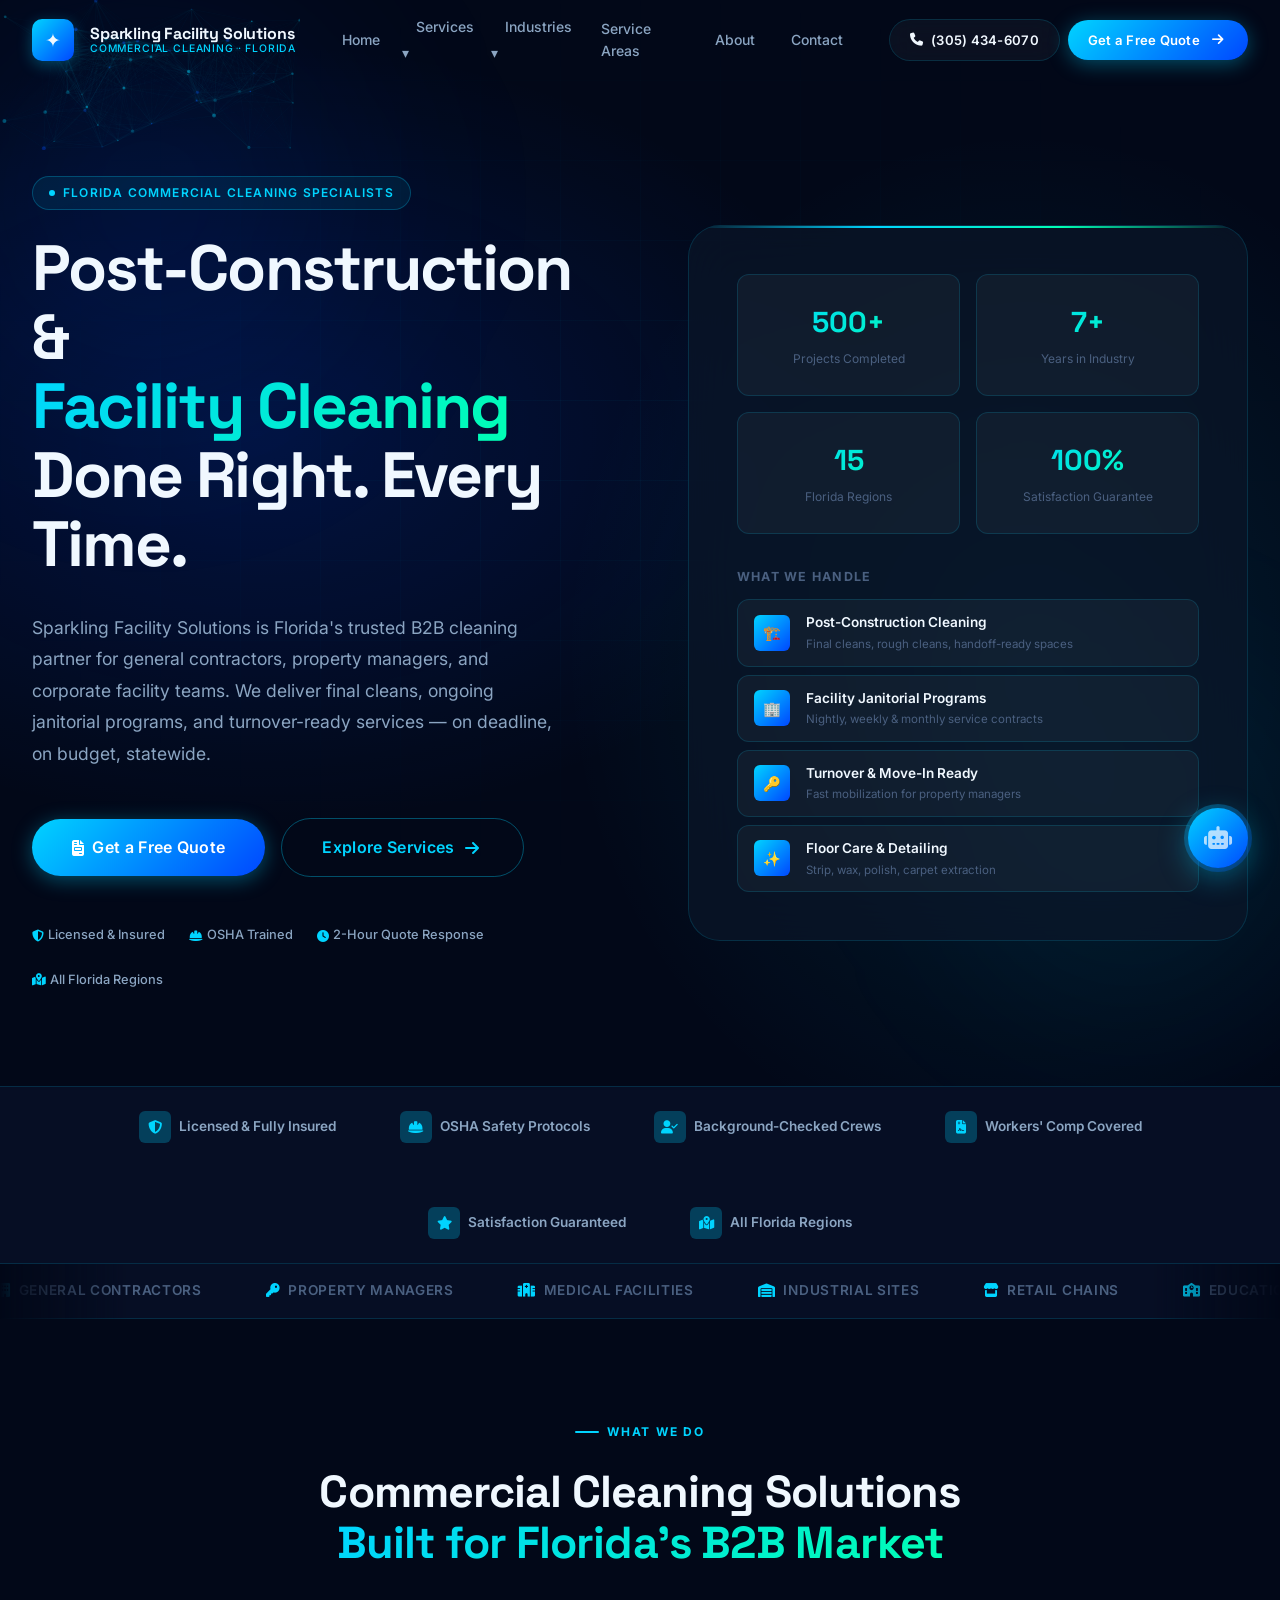
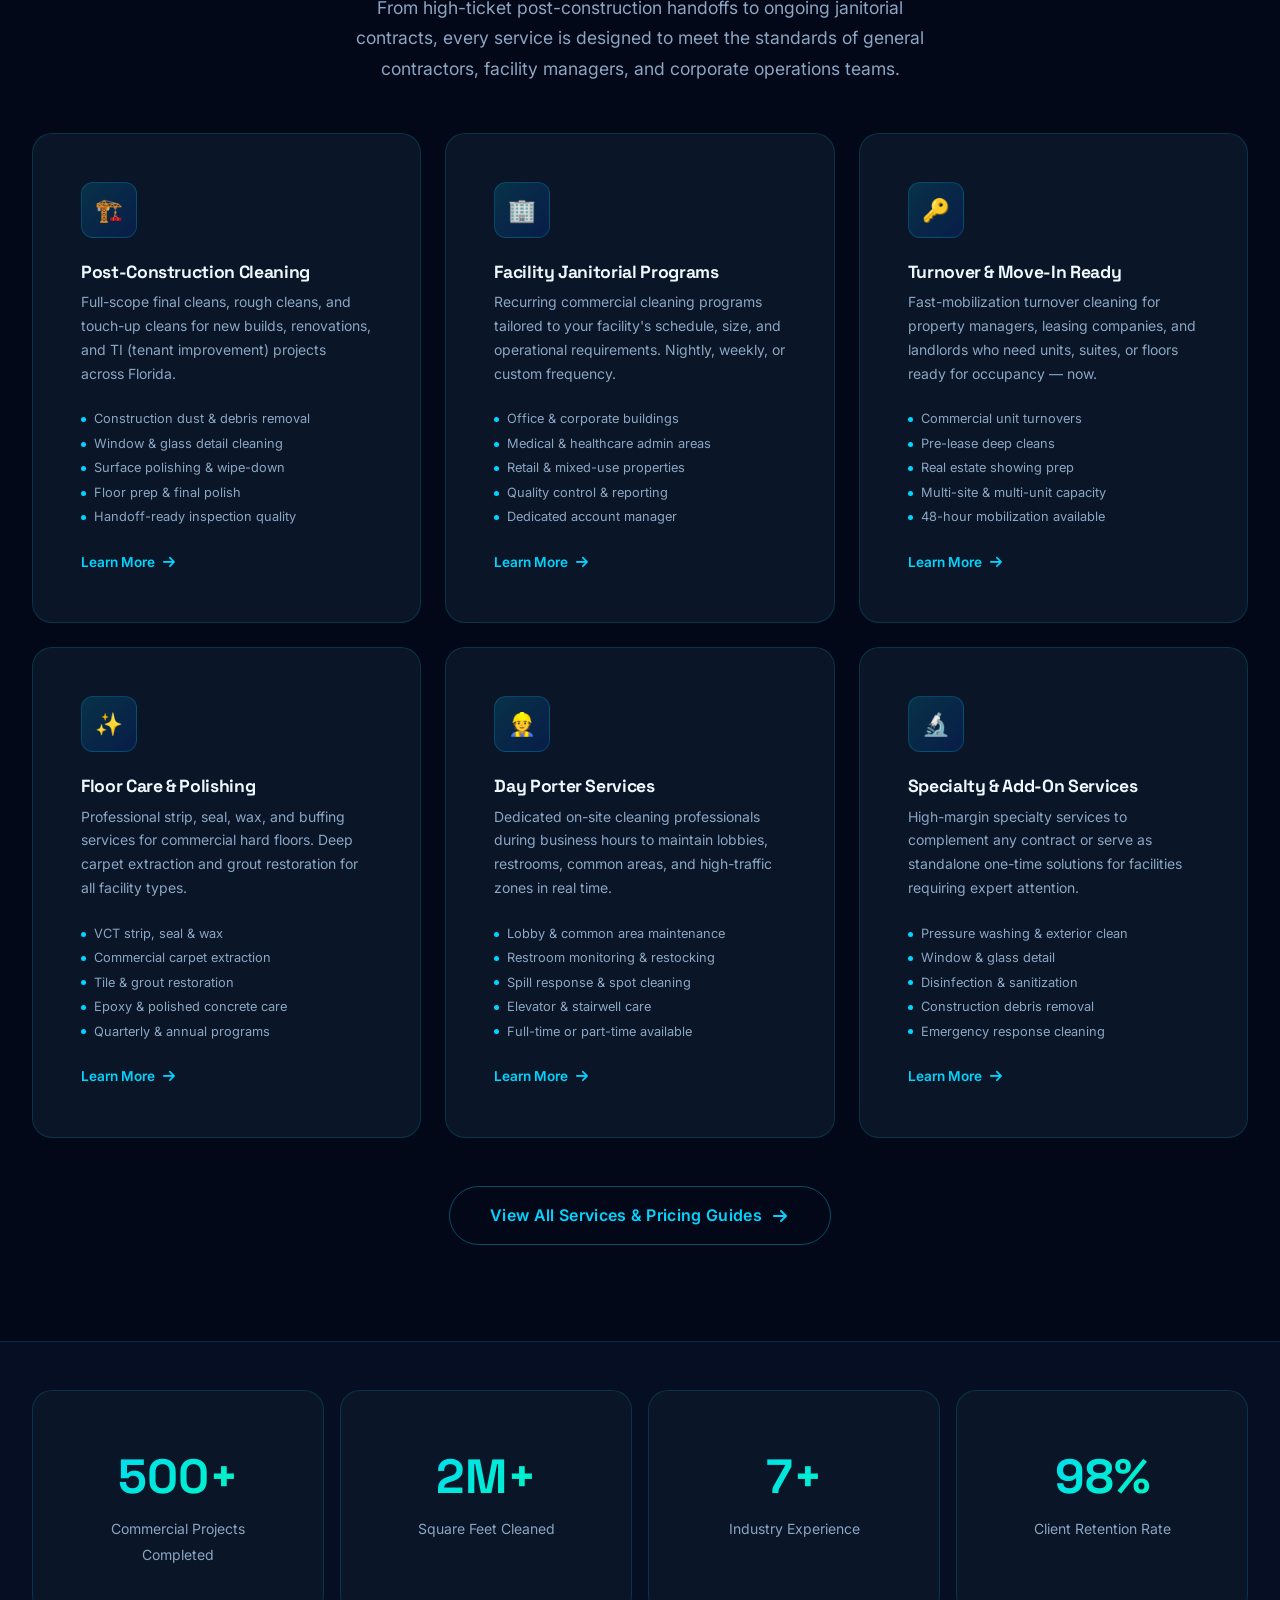
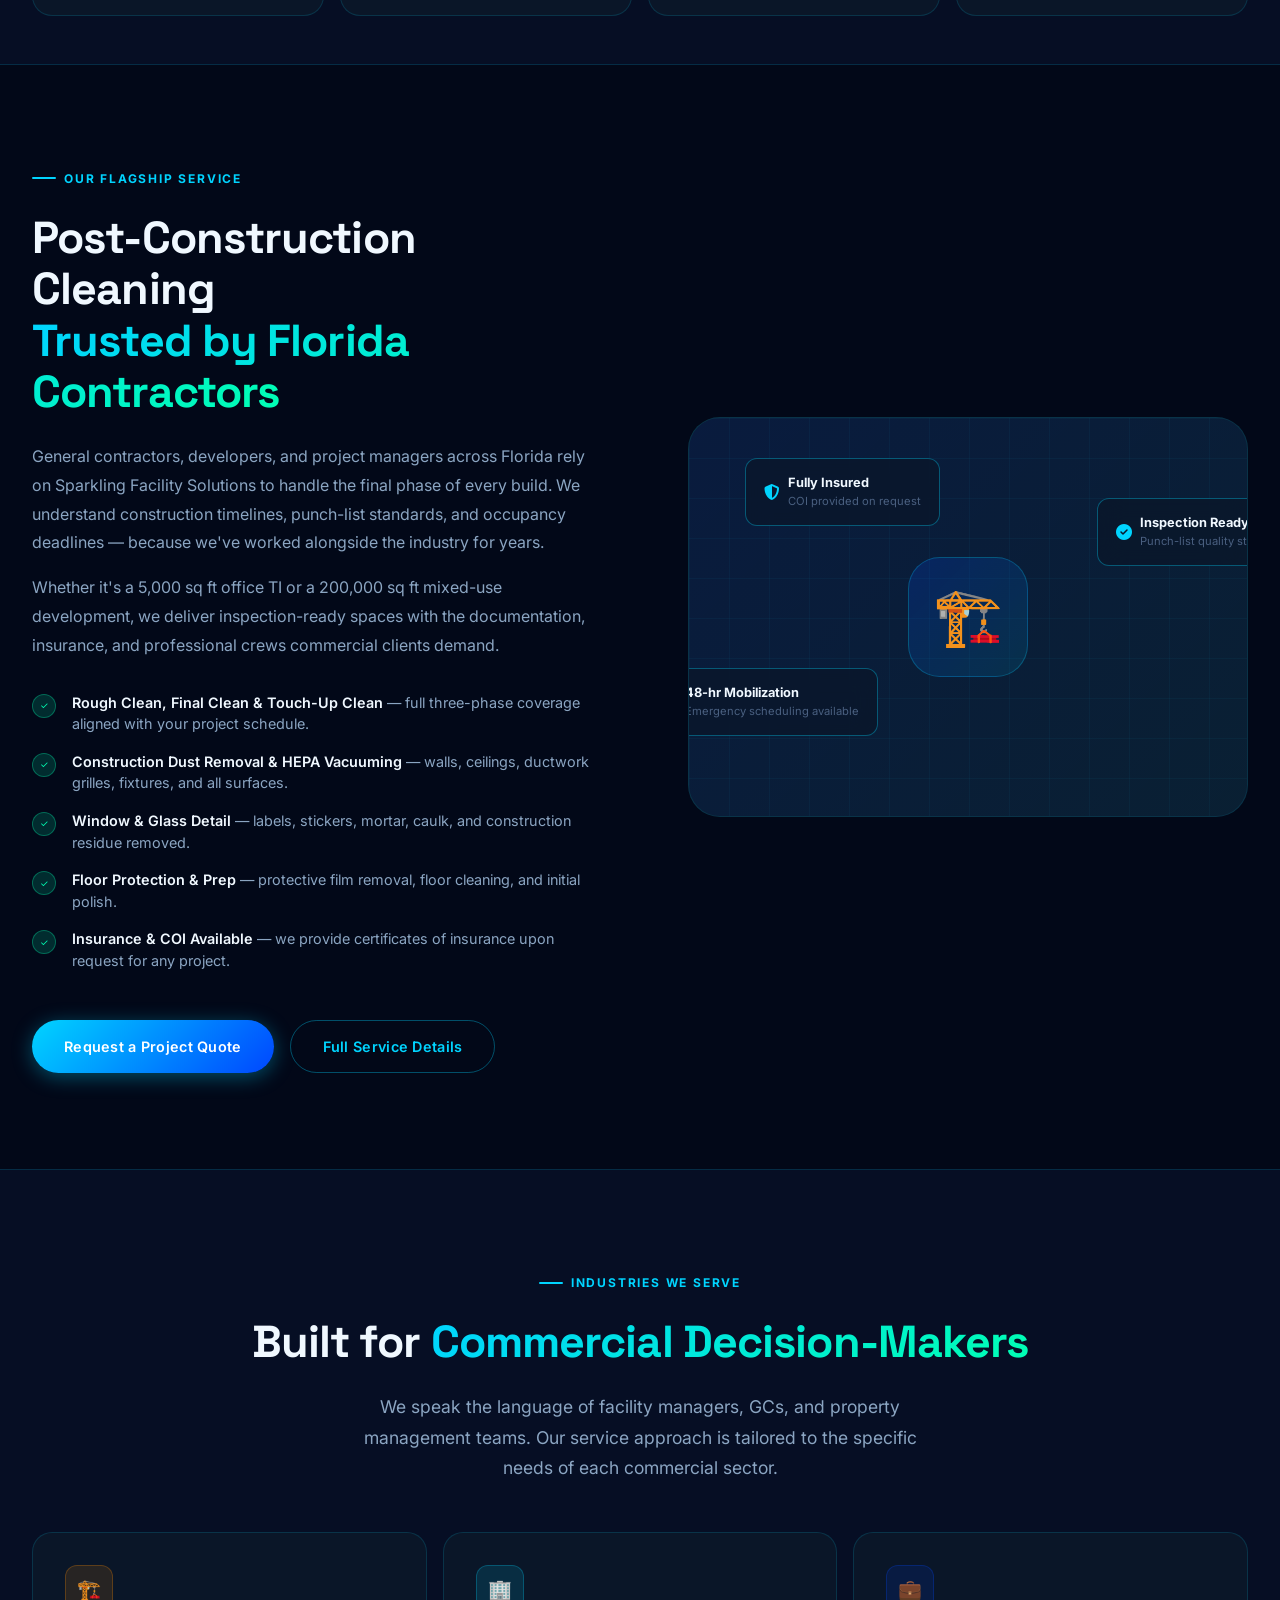
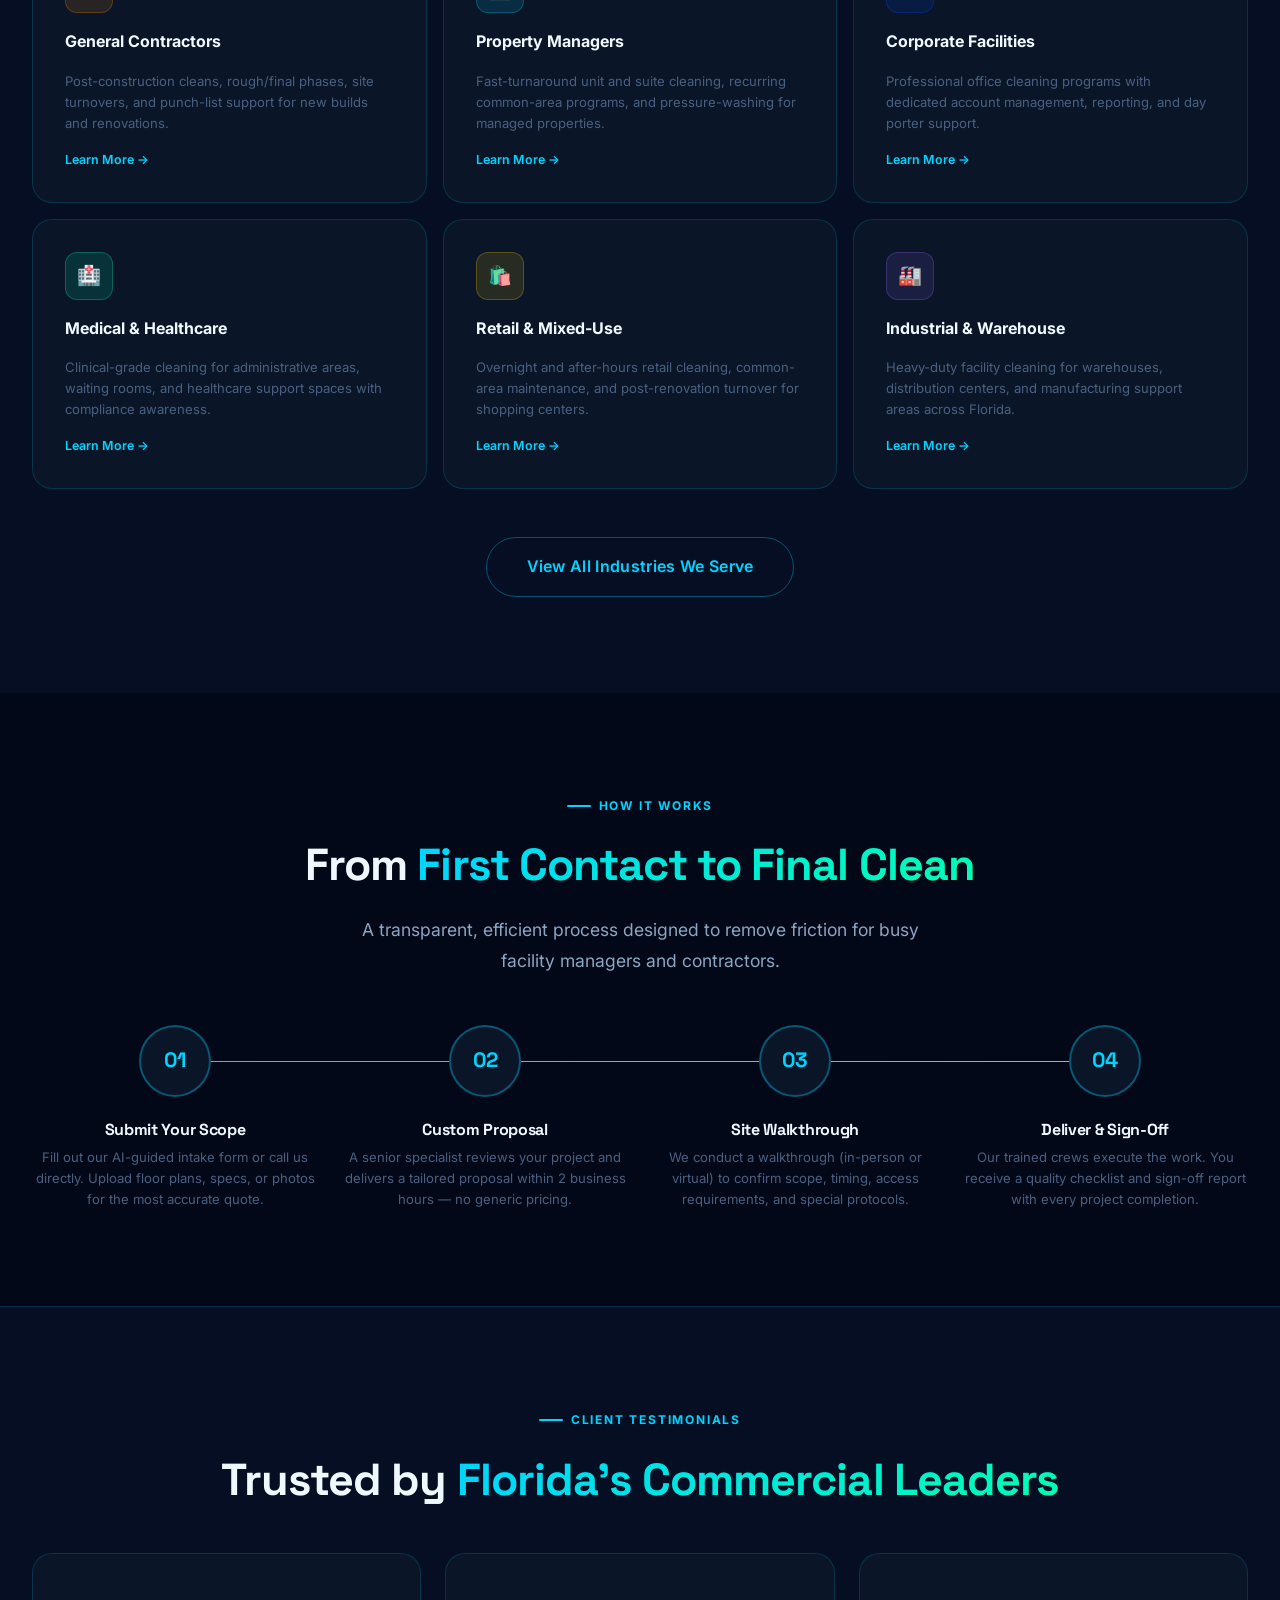
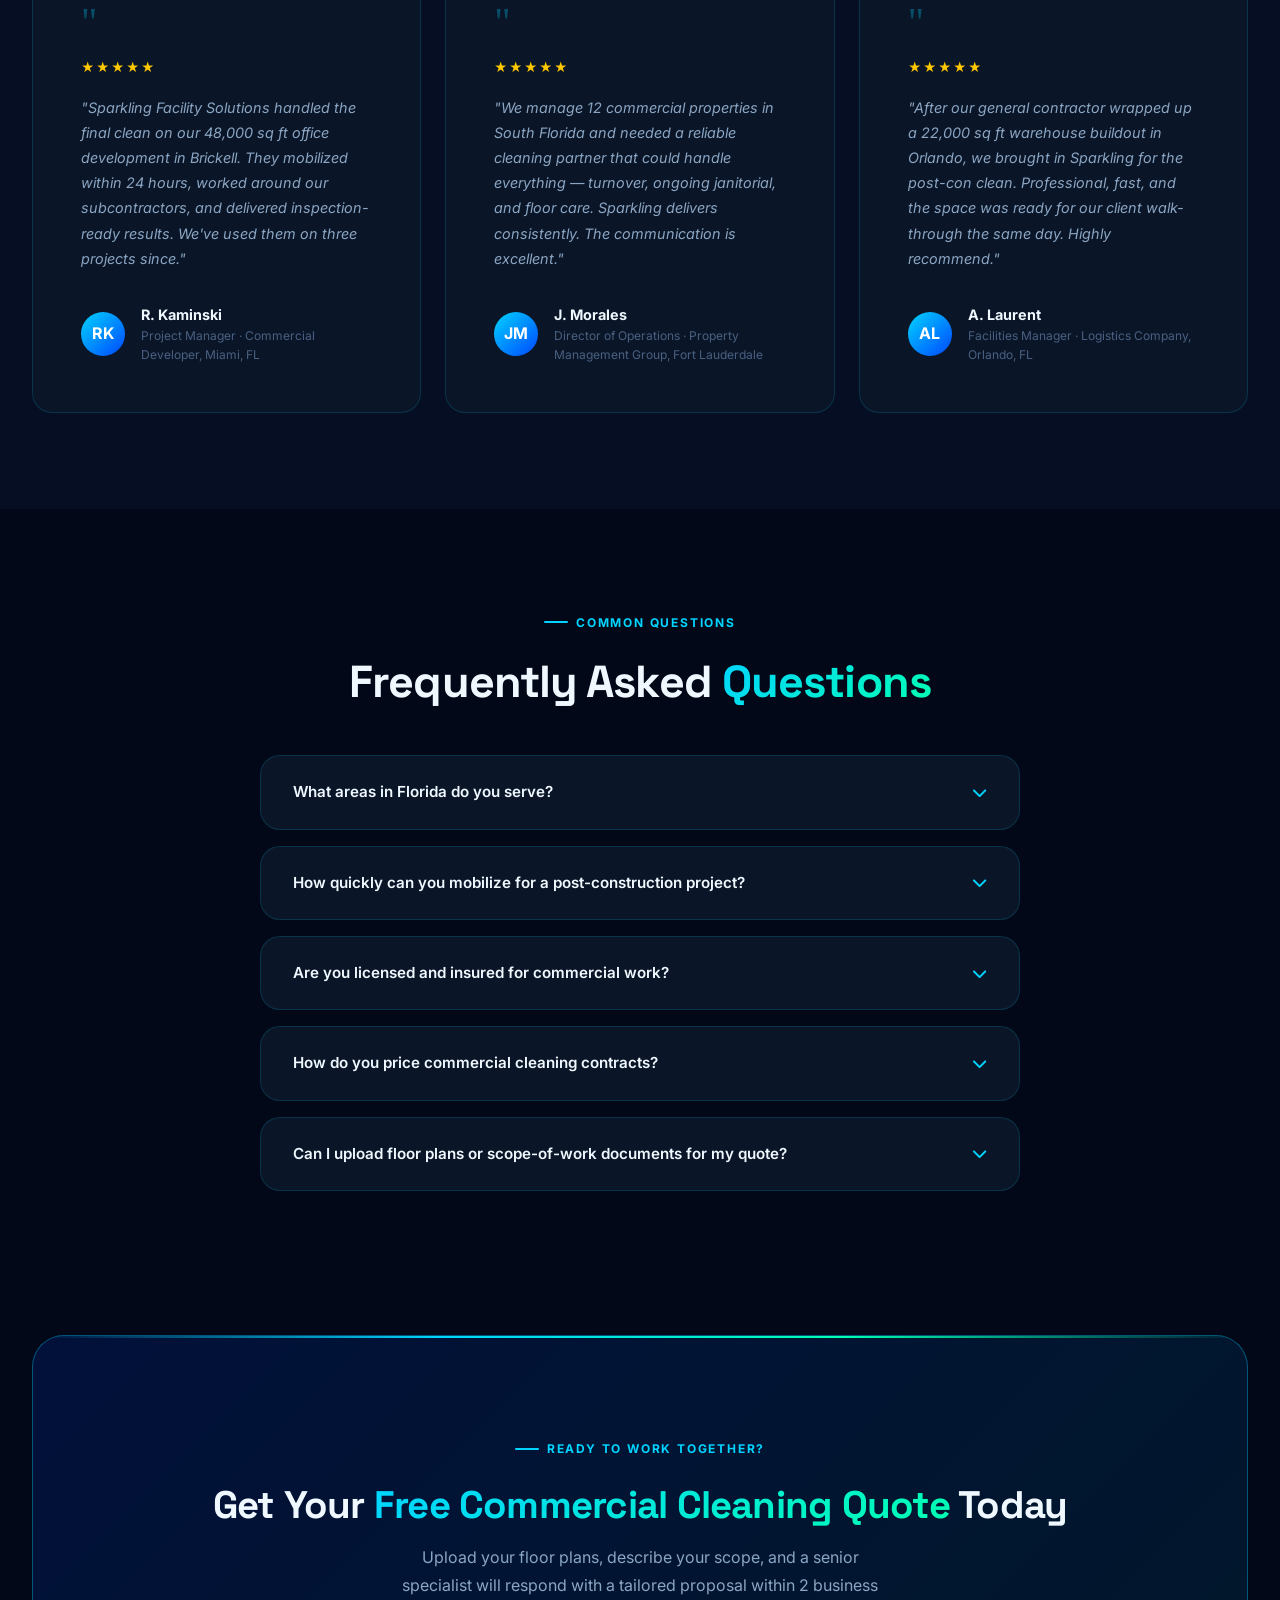
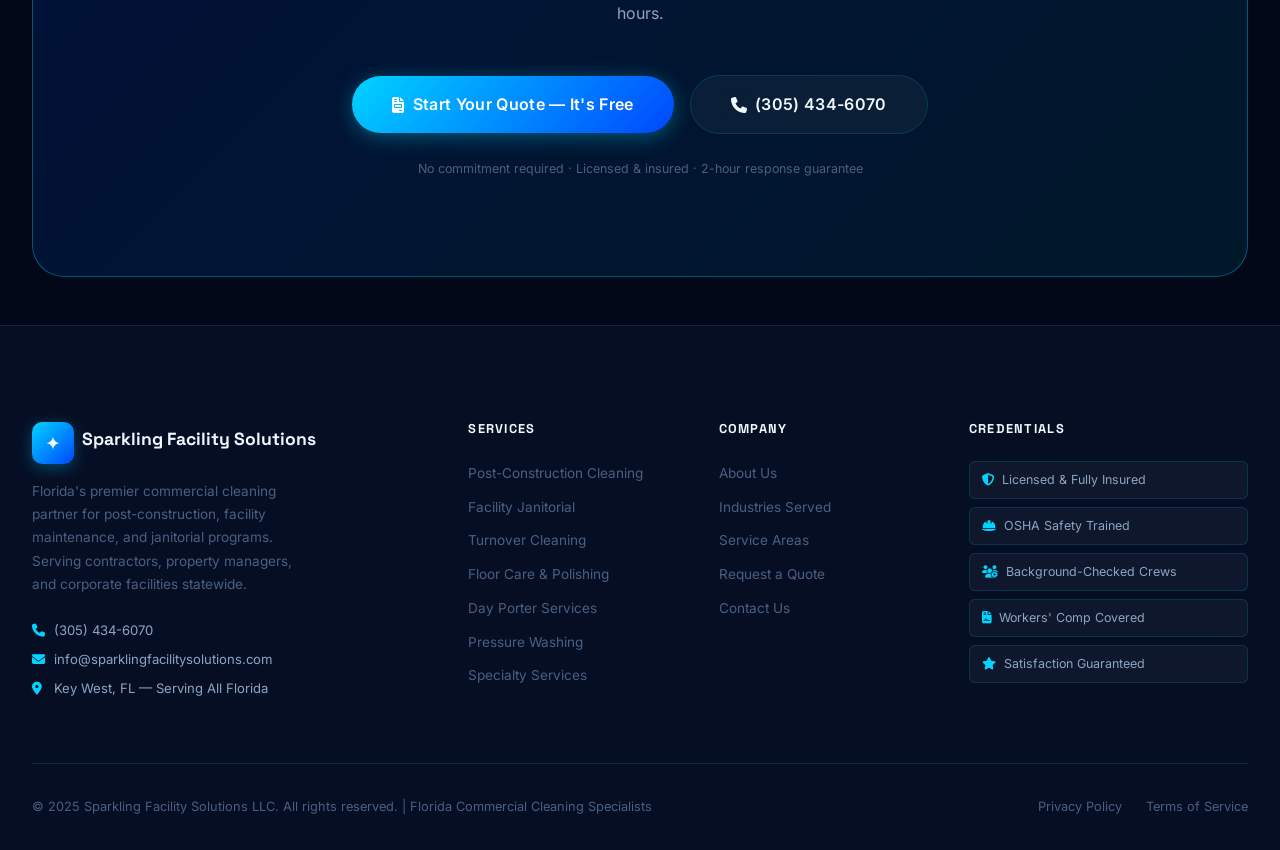
<file: code_sandbox_light_33e7a18f_1776620579/index.html>
<!DOCTYPE html>
<html lang="en">
<head>
  <meta charset="UTF-8" />
  <meta name="viewport" content="width=device-width, initial-scale=1.0" />
  <meta http-equiv="X-UA-Compatible" content="IE=edge" />

  <!-- Primary SEO Meta Tags -->
  <title>Sparkling Facility Solutions | Florida Commercial Cleaning & Post-Construction Specialists</title>
  <meta name="description" content="Florida's premier B2B commercial cleaning company. Specializing in post-construction cleaning, facility janitorial, and turnover services for contractors, property managers, and corporate facilities statewide. Fast quotes. Licensed & insured." />
  <meta name="keywords" content="commercial cleaning Florida, post construction cleaning Florida, facility cleaning services, janitorial services Florida, B2B commercial cleaning, building cleaning contractor, property management cleaning, office cleaning Florida, Miami commercial cleaning, Tampa facility services" />
  <meta name="robots" content="index, follow" />
  <meta name="author" content="Sparkling Facility Solutions LLC" />
  <link rel="canonical" href="https://www.sparklingfacilitysolutions.com/" />

  <!-- Open Graph / Facebook -->
  <meta property="og:type" content="website" />
  <meta property="og:url" content="https://www.sparklingfacilitysolutions.com/" />
  <meta property="og:title" content="Sparkling Facility Solutions | Florida Commercial Cleaning Experts" />
  <meta property="og:description" content="Post-construction cleaning, facility janitorial, and turnover services across Florida. Trusted by contractors and property managers. Get a free quote today." />
  <meta property="og:image" content="https://www.sparklingfacilitysolutions.com/images/og-image.jpg" />
  <meta property="og:locale" content="en_US" />
  <meta property="og:site_name" content="Sparkling Facility Solutions" />

  <!-- Twitter Card -->
  <meta name="twitter:card" content="summary_large_image" />
  <meta name="twitter:title" content="Sparkling Facility Solutions | Florida Commercial Cleaning" />
  <meta name="twitter:description" content="Florida's B2B commercial cleaning partner. Post-construction, janitorial, and facility services statewide." />

  <!-- Geo / Local SEO -->
  <meta name="geo.region" content="US-FL" />
  <meta name="geo.placename" content="Florida" />
  <meta name="geo.position" content="24.5551;-81.7800" />
  <meta name="ICBM" content="24.5551, -81.7800" />

  <!-- Schema.org Structured Data -->
  <script type="application/ld+json">
  {
    "@context": "https://schema.org",
    "@type": "LocalBusiness",
    "@id": "https://www.sparklingfacilitysolutions.com/#business",
    "name": "Sparkling Facility Solutions LLC",
    "alternateName": "Sparkling Facility Solutions",
    "description": "Florida's premier commercial cleaning company specializing in post-construction cleaning, facility janitorial services, and turnover cleaning for contractors, property managers, and corporate facilities.",
    "url": "https://www.sparklingfacilitysolutions.com",
    "telephone": "+1-305-434-6070",
    "email": "info@sparklingfacilitysolutions.com",
    "address": {
      "@type": "PostalAddress",
      "streetAddress": "1544 5th St",
      "addressLocality": "Key West",
      "addressRegion": "FL",
      "postalCode": "33040",
      "addressCountry": "US"
    },
    "areaServed": {
      "@type": "State",
      "name": "Florida"
    },
    "serviceType": ["Post-Construction Cleaning", "Commercial Janitorial", "Facility Maintenance", "Turnover Cleaning", "Floor Care"],
    "priceRange": "$$",
    "openingHoursSpecification": [
      {
        "@type": "OpeningHoursSpecification",
        "dayOfWeek": ["Monday","Tuesday","Wednesday","Thursday","Friday"],
        "opens": "07:00",
        "closes": "18:00"
      }
    ],
    "sameAs": [],
    "hasOfferCatalog": {
      "@type": "OfferCatalog",
      "name": "Commercial Cleaning Services",
      "itemListElement": [
        {"@type": "Offer", "itemOffered": {"@type": "Service", "name": "Post-Construction Cleaning"}},
        {"@type": "Offer", "itemOffered": {"@type": "Service", "name": "Facility Janitorial Services"}},
        {"@type": "Offer", "itemOffered": {"@type": "Service", "name": "Turnover Cleaning"}},
        {"@type": "Offer", "itemOffered": {"@type": "Service", "name": "Floor Care & Polishing"}},
        {"@type": "Offer", "itemOffered": {"@type": "Service", "name": "Day Porter Services"}}
      ]
    }
  }
  </script>

  <!-- Fonts & Icons -->
  <link rel="preconnect" href="https://fonts.googleapis.com" />
  <link rel="preconnect" href="https://fonts.gstatic.com" crossorigin />
  <link href="https://fonts.googleapis.com/css2?family=Inter:wght@300;400;500;600;700;800;900&family=Space+Grotesk:wght@300;400;500;600;700&display=swap" rel="stylesheet" />
  <link rel="stylesheet" href="https://cdn.jsdelivr.net/npm/@fortawesome/fontawesome-free@6.5.0/css/all.min.css" />

  <!-- Styles -->
  <link rel="stylesheet" href="css/design-system.css" />

  <style>
    /* Page-specific overrides */
    .hero-home { background: var(--color-bg-darkest); }

    /* Marquee scrolling trust logos */
    .marquee-wrap {
      overflow: hidden;
      padding: var(--space-md) 0;
      mask-image: linear-gradient(90deg, transparent 0%, black 10%, black 90%, transparent 100%);
    }
    .marquee-track {
      display: flex;
      gap: var(--space-3xl);
      animation: marquee 30s linear infinite;
      white-space: nowrap;
      width: max-content;
    }
    .marquee-wrap:hover .marquee-track { animation-play-state: paused; }
    @keyframes marquee {
      from { transform: translateX(0); }
      to { transform: translateX(-50%); }
    }
    .marquee-item {
      display: inline-flex;
      align-items: center;
      gap: var(--space-sm);
      font-size: 0.85rem;
      font-weight: 600;
      color: var(--color-text-muted);
      letter-spacing: 0.05em;
      text-transform: uppercase;
    }
    .marquee-item i { color: var(--color-primary); }

    /* Feature highlight */
    .feature-highlight {
      display: grid;
      grid-template-columns: 1fr 1fr;
      gap: var(--space-4xl);
      align-items: center;
    }
    .feature-highlight.reverse { direction: rtl; }
    .feature-highlight.reverse > * { direction: ltr; }

    .feature-visual {
      position: relative;
      border-radius: var(--radius-xl);
      overflow: hidden;
      background: var(--color-bg-card);
      border: 1px solid var(--color-border);
      min-height: 400px;
      display: flex;
      align-items: center;
      justify-content: center;
    }

    .feature-visual__bg {
      position: absolute;
      inset: 0;
      background: linear-gradient(135deg, rgba(0,71,255,0.1) 0%, rgba(0,212,255,0.05) 100%);
    }

    .feature-visual__grid {
      position: absolute;
      inset: 0;
      background-image:
        linear-gradient(rgba(0,212,255,0.04) 1px, transparent 1px),
        linear-gradient(90deg, rgba(0,212,255,0.04) 1px, transparent 1px);
      background-size: 40px 40px;
    }

    .feature-checklist {
      display: flex;
      flex-direction: column;
      gap: var(--space-md);
      margin-top: var(--space-xl);
    }

    .feature-check {
      display: flex;
      align-items: flex-start;
      gap: var(--space-md);
    }

    .feature-check__icon {
      width: 24px; height: 24px;
      border-radius: 50%;
      background: rgba(0,255,179,0.15);
      border: 1px solid rgba(0,255,179,0.3);
      display: flex;
      align-items: center;
      justify-content: center;
      font-size: 0.6rem;
      color: var(--color-accent);
      flex-shrink: 0;
      margin-top: 2px;
    }

    .feature-check__text {
      font-size: 0.9rem;
      color: var(--color-text-secondary);
      line-height: 1.5;
    }

    .feature-check__text strong {
      color: var(--color-text-primary);
      font-weight: 600;
    }

    /* Floating cards in visual */
    .float-card {
      position: absolute;
      background: var(--color-bg-glass);
      backdrop-filter: blur(12px);
      border: 1px solid var(--color-border-strong);
      border-radius: var(--radius-md);
      padding: 0.875rem 1.125rem;
      display: flex;
      align-items: center;
      gap: var(--space-sm);
      font-size: 0.8rem;
      z-index: 1;
      white-space: nowrap;
    }
    .float-card__icon { color: var(--color-primary); font-size: 1rem; }
    .float-card__title { font-weight: 700; color: var(--color-text-primary); }
    .float-card__sub { font-size: 0.7rem; color: var(--color-text-muted); }

    .float-card--1 { top: 20%; right: -10%; animation: floatUp 5s ease-in-out infinite; }
    .float-card--2 { bottom: 20%; left: -8%; animation: floatUp 7s ease-in-out infinite reverse; }
    .float-card--3 { top: 10%; left: 10%; animation: floatUp 6s ease-in-out infinite 1s; }

    @keyframes floatUp {
      0%, 100% { transform: translateY(0); }
      50% { transform: translateY(-10px); }
    }

    /* Center icon in visual */
    .visual-center-icon {
      width: 120px; height: 120px;
      border-radius: var(--radius-xl);
      background: linear-gradient(135deg, rgba(0,71,255,0.2), rgba(0,212,255,0.1));
      border: 1px solid rgba(0,212,255,0.25);
      display: flex;
      align-items: center;
      justify-content: center;
      font-size: 3.5rem;
      position: relative;
      z-index: 1;
    }

    /* Why Choose Us tabs */
    .tabs-nav {
      display: flex;
      gap: var(--space-sm);
      border-bottom: 1px solid var(--color-border);
      margin-bottom: var(--space-2xl);
      overflow-x: auto;
      padding-bottom: 0;
    }

    .tab-btn {
      padding: 0.75rem 1.25rem;
      font-size: 0.875rem;
      font-weight: 600;
      color: var(--color-text-secondary);
      border-radius: var(--radius-md) var(--radius-md) 0 0;
      border: 1px solid transparent;
      border-bottom: 2px solid transparent;
      white-space: nowrap;
      transition: all var(--transition-fast);
      cursor: pointer;
      margin-bottom: -1px;
    }

    .tab-btn:hover { color: var(--color-text-primary); background: var(--color-bg-glass-light); }

    .tab-btn.active {
      color: var(--color-primary);
      border-color: var(--color-border) var(--color-border) var(--color-bg-darkest);
      background: var(--color-bg-darkest);
      border-bottom-color: var(--color-bg-darkest);
    }

    .tab-panel { display: none; }
    .tab-panel.active { display: grid; }

    @media (max-width: 900px) {
      .feature-highlight { grid-template-columns: 1fr; }
      .feature-highlight.reverse { direction: ltr; }
      .float-card--1, .float-card--2 { display: none; }
    }

    /* Screen reader only */
    .sr-only {
      position: absolute;
      width: 1px; height: 1px;
      padding: 0; margin: -1px;
      overflow: hidden;
      clip: rect(0,0,0,0);
      white-space: nowrap;
      border: 0;
    }
  </style>
</head>

<body>

  <!-- Skip to Content -->
  <a href="#main-content" class="sr-only" style="position:absolute;z-index:9999;padding:8px 16px;background:var(--color-primary);color:#000;font-weight:700;border-radius:4px;">
    Skip to Main Content
  </a>

  <!-- Navigation (injected by components.js) -->
  <div id="nav-placeholder"></div>

  <main id="main-content">

    <!-- ═══════════════════════════════════════════════════
         HERO SECTION
    ════════════════════════════════════════════════════ -->
    <section class="hero hero-home" aria-labelledby="hero-title">
      <div class="hero__bg">
        <div class="hero__bg-gradient" aria-hidden="true"></div>
        <div class="hero__grid" aria-hidden="true"></div>
        <div class="hero__orb hero__orb--1" aria-hidden="true"></div>
        <div class="hero__orb hero__orb--2" aria-hidden="true"></div>
        <canvas id="particle-canvas" aria-hidden="true"></canvas>
      </div>

      <div class="hero__content">
        <!-- Left: Copy -->
        <div class="hero__left fade-in">
          <div class="hero__tag" aria-label="Florida-wide commercial cleaning">
            <span class="hero__tag-dot" aria-hidden="true"></span>
            Florida Commercial Cleaning Specialists
          </div>

          <h1 class="hero__title" id="hero-title">
            Post-Construction &amp;<br />
            <em>Facility Cleaning</em><br />
            Done Right. Every Time.
          </h1>

          <p class="hero__subtitle">
            Sparkling Facility Solutions is Florida's trusted B2B cleaning partner for general contractors, 
            property managers, and corporate facility teams. We deliver final cleans, ongoing janitorial 
            programs, and turnover-ready services — on deadline, on budget, statewide.
          </p>

          <div class="hero__actions">
            <a href="quote.html" class="btn btn--primary btn--lg">
              <i class="fa-solid fa-file-invoice" aria-hidden="true"></i>
              Get a Free Quote
            </a>
            <a href="services.html" class="btn btn--outline btn--lg">
              Explore Services
              <i class="fa-solid fa-arrow-right btn-icon" aria-hidden="true"></i>
            </a>
          </div>

          <div class="hero__trust" role="list" aria-label="Trust indicators">
            <div class="hero__trust-item" role="listitem">
              <i class="fa-solid fa-shield-halved" aria-hidden="true"></i>
              Licensed &amp; Insured
            </div>
            <div class="hero__trust-item" role="listitem">
              <i class="fa-solid fa-hard-hat" aria-hidden="true"></i>
              OSHA Trained
            </div>
            <div class="hero__trust-item" role="listitem">
              <i class="fa-solid fa-clock" aria-hidden="true"></i>
              2-Hour Quote Response
            </div>
            <div class="hero__trust-item" role="listitem">
              <i class="fa-solid fa-map-location-dot" aria-hidden="true"></i>
              All Florida Regions
            </div>
          </div>
        </div>

        <!-- Right: Stats & Service Panel -->
        <div class="hero__panel fade-in-right" aria-label="Quick overview panel">
          <div class="hero__stats-grid" role="list" aria-label="Company statistics">
            <div class="hero__stat" role="listitem">
              <span class="hero__stat-number" data-count="500" data-suffix="+" aria-label="500 plus projects completed">500+</span>
              <span class="hero__stat-label">Projects Completed</span>
            </div>
            <div class="hero__stat" role="listitem">
              <span class="hero__stat-number" data-count="7" data-suffix="+" aria-label="7 plus years experience">7+</span>
              <span class="hero__stat-label">Years in Industry</span>
            </div>
            <div class="hero__stat" role="listitem">
              <span class="hero__stat-number" data-count="15" data-suffix="" aria-label="15 Florida regions served">FL-Wide</span>
              <span class="hero__stat-label">Florida Regions</span>
            </div>
            <div class="hero__stat" role="listitem">
              <span class="hero__stat-number" data-count="100" data-suffix="%" aria-label="100 percent satisfaction guaranteed">100%</span>
              <span class="hero__stat-label">Satisfaction Guarantee</span>
            </div>
          </div>

          <p style="font-size:0.78rem;font-weight:700;letter-spacing:0.1em;text-transform:uppercase;color:var(--color-text-muted);margin-bottom:0.75rem;">What We Handle</p>
          <div class="hero__services-preview" role="list" aria-label="Core services">
            <a href="services.html#post-construction" class="hero__service-item" role="listitem">
              <div class="hero__service-icon" aria-hidden="true">🏗️</div>
              <div>
                <div class="hero__service-name">Post-Construction Cleaning</div>
                <div class="hero__service-desc">Final cleans, rough cleans, handoff-ready spaces</div>
              </div>
            </a>
            <a href="services.html#janitorial" class="hero__service-item" role="listitem">
              <div class="hero__service-icon" aria-hidden="true">🏢</div>
              <div>
                <div class="hero__service-name">Facility Janitorial Programs</div>
                <div class="hero__service-desc">Nightly, weekly &amp; monthly service contracts</div>
              </div>
            </a>
            <a href="services.html#turnover" class="hero__service-item" role="listitem">
              <div class="hero__service-icon" aria-hidden="true">🔑</div>
              <div>
                <div class="hero__service-name">Turnover &amp; Move-In Ready</div>
                <div class="hero__service-desc">Fast mobilization for property managers</div>
              </div>
            </a>
            <a href="services.html#floor-care" class="hero__service-item" role="listitem">
              <div class="hero__service-icon" aria-hidden="true">✨</div>
              <div>
                <div class="hero__service-name">Floor Care &amp; Detailing</div>
                <div class="hero__service-desc">Strip, wax, polish, carpet extraction</div>
              </div>
            </a>
          </div>
        </div>
      </div>
    </section>

    <!-- ═══════════════════════════════════════════════════
         TRUST BAR / SCROLLING PARTNERS
    ════════════════════════════════════════════════════ -->
    <div class="trust-bar" aria-label="Industry credentials and trust signals">
      <div class="container">
        <div class="trust-bar__inner">
          <div class="trust-bar__item">
            <div class="trust-bar__icon" aria-hidden="true"><i class="fa-solid fa-shield-halved"></i></div>
            Licensed &amp; Fully Insured
          </div>
          <div class="trust-bar__item">
            <div class="trust-bar__icon" aria-hidden="true"><i class="fa-solid fa-hard-hat"></i></div>
            OSHA Safety Protocols
          </div>
          <div class="trust-bar__item">
            <div class="trust-bar__icon" aria-hidden="true"><i class="fa-solid fa-user-check"></i></div>
            Background-Checked Crews
          </div>
          <div class="trust-bar__item">
            <div class="trust-bar__icon" aria-hidden="true"><i class="fa-solid fa-file-contract"></i></div>
            Workers' Comp Covered
          </div>
          <div class="trust-bar__item">
            <div class="trust-bar__icon" aria-hidden="true"><i class="fa-solid fa-star"></i></div>
            Satisfaction Guaranteed
          </div>
          <div class="trust-bar__item">
            <div class="trust-bar__icon" aria-hidden="true"><i class="fa-solid fa-map-location-dot"></i></div>
            All Florida Regions
          </div>
        </div>
      </div>
    </div>

    <!-- Marquee industry partners -->
    <div class="marquee-wrap" aria-hidden="true" style="border-bottom:1px solid var(--color-border);background:var(--color-bg-dark);padding:var(--space-md) 0;">
      <div class="marquee-track">
        <!-- First set -->
        <span class="marquee-item"><i class="fa-solid fa-building"></i> General Contractors</span>
        <span class="marquee-item"><i class="fa-solid fa-key"></i> Property Managers</span>
        <span class="marquee-item"><i class="fa-solid fa-hospital"></i> Medical Facilities</span>
        <span class="marquee-item"><i class="fa-solid fa-warehouse"></i> Industrial Sites</span>
        <span class="marquee-item"><i class="fa-solid fa-store"></i> Retail Chains</span>
        <span class="marquee-item"><i class="fa-solid fa-school"></i> Educational Facilities</span>
        <span class="marquee-item"><i class="fa-solid fa-hotel"></i> Hospitality</span>
        <span class="marquee-item"><i class="fa-solid fa-building-columns"></i> Corporate Offices</span>
        <span class="marquee-item"><i class="fa-solid fa-house-flag"></i> HOA Communities</span>
        <!-- Duplicate for seamless loop -->
        <span class="marquee-item"><i class="fa-solid fa-building"></i> General Contractors</span>
        <span class="marquee-item"><i class="fa-solid fa-key"></i> Property Managers</span>
        <span class="marquee-item"><i class="fa-solid fa-hospital"></i> Medical Facilities</span>
        <span class="marquee-item"><i class="fa-solid fa-warehouse"></i> Industrial Sites</span>
        <span class="marquee-item"><i class="fa-solid fa-store"></i> Retail Chains</span>
        <span class="marquee-item"><i class="fa-solid fa-school"></i> Educational Facilities</span>
        <span class="marquee-item"><i class="fa-solid fa-hotel"></i> Hospitality</span>
        <span class="marquee-item"><i class="fa-solid fa-building-columns"></i> Corporate Offices</span>
        <span class="marquee-item"><i class="fa-solid fa-house-flag"></i> HOA Communities</span>
      </div>
    </div>

    <!-- ═══════════════════════════════════════════════════
         CORE SERVICES SECTION
    ════════════════════════════════════════════════════ -->
    <section class="section" aria-labelledby="services-heading">
      <div class="container">
        <div class="text-center mb-2xl fade-in">
          <div class="section-label">What We Do</div>
          <h2 class="section-title" id="services-heading">
            Commercial Cleaning Solutions<br />
            <span>Built for Florida's B2B Market</span>
          </h2>
          <p class="section-subtitle">
            From high-ticket post-construction handoffs to ongoing janitorial contracts, 
            every service is designed to meet the standards of general contractors, facility managers, 
            and corporate operations teams.
          </p>
        </div>

        <div class="services-grid stagger" role="list" aria-label="Our core services">

          <article class="service-card fade-in" id="service-postconstruction" role="listitem" aria-label="Post-Construction Cleaning service">
            <div class="service-card__icon" aria-hidden="true">🏗️</div>
            <h3 class="service-card__title">Post-Construction Cleaning</h3>
            <p class="service-card__desc">
              Full-scope final cleans, rough cleans, and touch-up cleans for new builds, 
              renovations, and TI (tenant improvement) projects across Florida.
            </p>
            <ul class="service-card__features" role="list">
              <li class="service-card__feature">Construction dust &amp; debris removal</li>
              <li class="service-card__feature">Window &amp; glass detail cleaning</li>
              <li class="service-card__feature">Surface polishing &amp; wipe-down</li>
              <li class="service-card__feature">Floor prep &amp; final polish</li>
              <li class="service-card__feature">Handoff-ready inspection quality</li>
            </ul>
            <a href="services.html#post-construction" class="service-card__link">
              Learn More <i class="fa-solid fa-arrow-right" aria-hidden="true"></i>
            </a>
          </article>

          <article class="service-card fade-in" id="service-janitorial" role="listitem" aria-label="Facility Janitorial Programs service">
            <div class="service-card__icon" aria-hidden="true">🏢</div>
            <h3 class="service-card__title">Facility Janitorial Programs</h3>
            <p class="service-card__desc">
              Recurring commercial cleaning programs tailored to your facility's schedule, 
              size, and operational requirements. Nightly, weekly, or custom frequency.
            </p>
            <ul class="service-card__features" role="list">
              <li class="service-card__feature">Office &amp; corporate buildings</li>
              <li class="service-card__feature">Medical &amp; healthcare admin areas</li>
              <li class="service-card__feature">Retail &amp; mixed-use properties</li>
              <li class="service-card__feature">Quality control &amp; reporting</li>
              <li class="service-card__feature">Dedicated account manager</li>
            </ul>
            <a href="services.html#janitorial" class="service-card__link">
              Learn More <i class="fa-solid fa-arrow-right" aria-hidden="true"></i>
            </a>
          </article>

          <article class="service-card fade-in" id="service-turnover" role="listitem" aria-label="Turnover Cleaning service">
            <div class="service-card__icon" aria-hidden="true">🔑</div>
            <h3 class="service-card__title">Turnover &amp; Move-In Ready</h3>
            <p class="service-card__desc">
              Fast-mobilization turnover cleaning for property managers, leasing companies, 
              and landlords who need units, suites, or floors ready for occupancy — now.
            </p>
            <ul class="service-card__features" role="list">
              <li class="service-card__feature">Commercial unit turnovers</li>
              <li class="service-card__feature">Pre-lease deep cleans</li>
              <li class="service-card__feature">Real estate showing prep</li>
              <li class="service-card__feature">Multi-site &amp; multi-unit capacity</li>
              <li class="service-card__feature">48-hour mobilization available</li>
            </ul>
            <a href="services.html#turnover" class="service-card__link">
              Learn More <i class="fa-solid fa-arrow-right" aria-hidden="true"></i>
            </a>
          </article>

          <article class="service-card fade-in" id="service-floor" role="listitem" aria-label="Floor Care service">
            <div class="service-card__icon" aria-hidden="true">✨</div>
            <h3 class="service-card__title">Floor Care &amp; Polishing</h3>
            <p class="service-card__desc">
              Professional strip, seal, wax, and buffing services for commercial hard floors. 
              Deep carpet extraction and grout restoration for all facility types.
            </p>
            <ul class="service-card__features" role="list">
              <li class="service-card__feature">VCT strip, seal &amp; wax</li>
              <li class="service-card__feature">Commercial carpet extraction</li>
              <li class="service-card__feature">Tile &amp; grout restoration</li>
              <li class="service-card__feature">Epoxy &amp; polished concrete care</li>
              <li class="service-card__feature">Quarterly &amp; annual programs</li>
            </ul>
            <a href="services.html#floor-care" class="service-card__link">
              Learn More <i class="fa-solid fa-arrow-right" aria-hidden="true"></i>
            </a>
          </article>

          <article class="service-card fade-in" id="service-dayporter" role="listitem" aria-label="Day Porter Services">
            <div class="service-card__icon" aria-hidden="true">👷</div>
            <h3 class="service-card__title">Day Porter Services</h3>
            <p class="service-card__desc">
              Dedicated on-site cleaning professionals during business hours to maintain 
              lobbies, restrooms, common areas, and high-traffic zones in real time.
            </p>
            <ul class="service-card__features" role="list">
              <li class="service-card__feature">Lobby &amp; common area maintenance</li>
              <li class="service-card__feature">Restroom monitoring &amp; restocking</li>
              <li class="service-card__feature">Spill response &amp; spot cleaning</li>
              <li class="service-card__feature">Elevator &amp; stairwell care</li>
              <li class="service-card__feature">Full-time or part-time available</li>
            </ul>
            <a href="services.html#day-porter" class="service-card__link">
              Learn More <i class="fa-solid fa-arrow-right" aria-hidden="true"></i>
            </a>
          </article>

          <article class="service-card fade-in" id="service-specialty" role="listitem" aria-label="Specialty Cleaning service">
            <div class="service-card__icon" aria-hidden="true">🔬</div>
            <h3 class="service-card__title">Specialty &amp; Add-On Services</h3>
            <p class="service-card__desc">
              High-margin specialty services to complement any contract or serve as 
              standalone one-time solutions for facilities requiring expert attention.
            </p>
            <ul class="service-card__features" role="list">
              <li class="service-card__feature">Pressure washing &amp; exterior clean</li>
              <li class="service-card__feature">Window &amp; glass detail</li>
              <li class="service-card__feature">Disinfection &amp; sanitization</li>
              <li class="service-card__feature">Construction debris removal</li>
              <li class="service-card__feature">Emergency response cleaning</li>
            </ul>
            <a href="services.html#specialty" class="service-card__link">
              Learn More <i class="fa-solid fa-arrow-right" aria-hidden="true"></i>
            </a>
          </article>

        </div>

        <div class="text-center mt-2xl">
          <a href="services.html" class="btn btn--outline btn--lg">
            View All Services &amp; Pricing Guides
            <i class="fa-solid fa-arrow-right btn-icon" aria-hidden="true"></i>
          </a>
        </div>
      </div>
    </section>

    <!-- ═══════════════════════════════════════════════════
         STATS COUNTER SECTION
    ════════════════════════════════════════════════════ -->
    <section class="section--sm" style="background:var(--color-bg-dark);border-top:1px solid var(--color-border);border-bottom:1px solid var(--color-border);" aria-label="Company statistics">
      <div class="container">
        <div class="stats-grid stagger" role="list" aria-label="Key performance metrics">
          <div class="stat-card card fade-in" role="listitem">
            <span class="stat-card__number" data-count="500" data-suffix="+" aria-label="500 plus projects">500+</span>
            <span class="stat-card__label">Commercial Projects Completed</span>
          </div>
          <div class="stat-card card fade-in" role="listitem">
            <span class="stat-card__number" data-count="2" data-suffix="M+" aria-label="2 million plus square feet cleaned">2M+</span>
            <span class="stat-card__label">Square Feet Cleaned</span>
          </div>
          <div class="stat-card card fade-in" role="listitem">
            <span class="stat-card__number" data-count="7" data-suffix="+" aria-label="7 plus years experience">7+ Yrs</span>
            <span class="stat-card__label">Industry Experience</span>
          </div>
          <div class="stat-card card fade-in" role="listitem">
            <span class="stat-card__number" data-count="98" data-suffix="%" aria-label="98 percent client retention">98%</span>
            <span class="stat-card__label">Client Retention Rate</span>
          </div>
        </div>
      </div>
    </section>

    <!-- ═══════════════════════════════════════════════════
         POST-CONSTRUCTION DEEP DIVE FEATURE
    ════════════════════════════════════════════════════ -->
    <section class="section" aria-labelledby="post-con-heading">
      <div class="container">
        <div class="feature-highlight">
          <div class="fade-in-left">
            <div class="section-label">Our Flagship Service</div>
            <h2 class="section-title" id="post-con-heading">
              Post-Construction Cleaning<br />
              <span>Trusted by Florida Contractors</span>
            </h2>
            <p style="color:var(--color-text-secondary);line-height:1.8;margin-bottom:var(--space-md);">
              General contractors, developers, and project managers across Florida rely on Sparkling 
              Facility Solutions to handle the final phase of every build. We understand construction 
              timelines, punch-list standards, and occupancy deadlines — because we've worked 
              alongside the industry for years.
            </p>
            <p style="color:var(--color-text-secondary);line-height:1.8;margin-bottom:var(--space-xl);">
              Whether it's a 5,000 sq ft office TI or a 200,000 sq ft mixed-use development, 
              we deliver inspection-ready spaces with the documentation, insurance, and professional 
              crews commercial clients demand.
            </p>

            <div class="feature-checklist" role="list" aria-label="Post-construction cleaning features">
              <div class="feature-check" role="listitem">
                <div class="feature-check__icon" aria-hidden="true">✓</div>
                <div class="feature-check__text">
                  <strong>Rough Clean, Final Clean &amp; Touch-Up Clean</strong> — full three-phase 
                  coverage aligned with your project schedule.
                </div>
              </div>
              <div class="feature-check" role="listitem">
                <div class="feature-check__icon" aria-hidden="true">✓</div>
                <div class="feature-check__text">
                  <strong>Construction Dust Removal &amp; HEPA Vacuuming</strong> — walls, ceilings, 
                  ductwork grilles, fixtures, and all surfaces.
                </div>
              </div>
              <div class="feature-check" role="listitem">
                <div class="feature-check__icon" aria-hidden="true">✓</div>
                <div class="feature-check__text">
                  <strong>Window &amp; Glass Detail</strong> — labels, stickers, mortar, caulk, 
                  and construction residue removed.
                </div>
              </div>
              <div class="feature-check" role="listitem">
                <div class="feature-check__icon" aria-hidden="true">✓</div>
                <div class="feature-check__text">
                  <strong>Floor Protection &amp; Prep</strong> — protective film removal, 
                  floor cleaning, and initial polish.
                </div>
              </div>
              <div class="feature-check" role="listitem">
                <div class="feature-check__icon" aria-hidden="true">✓</div>
                <div class="feature-check__text">
                  <strong>Insurance &amp; COI Available</strong> — we provide certificates of 
                  insurance upon request for any project.
                </div>
              </div>
            </div>

            <div style="display:flex;gap:var(--space-md);flex-wrap:wrap;margin-top:var(--space-2xl);">
              <a href="quote.html" class="btn btn--primary">Request a Project Quote</a>
              <a href="services.html#post-construction" class="btn btn--outline">Full Service Details</a>
            </div>
          </div>

          <div class="feature-visual fade-in-right" aria-hidden="true">
            <div class="feature-visual__bg"></div>
            <div class="feature-visual__grid"></div>
            <div class="visual-center-icon">🏗️</div>
            <div class="float-card float-card--1">
              <i class="fa-solid fa-circle-check float-card__icon"></i>
              <div>
                <div class="float-card__title">Inspection Ready</div>
                <div class="float-card__sub">Punch-list quality standard</div>
              </div>
            </div>
            <div class="float-card float-card--2">
              <i class="fa-solid fa-bolt float-card__icon"></i>
              <div>
                <div class="float-card__title">48-hr Mobilization</div>
                <div class="float-card__sub">Emergency scheduling available</div>
              </div>
            </div>
            <div class="float-card float-card--3">
              <i class="fa-solid fa-shield-halved float-card__icon"></i>
              <div>
                <div class="float-card__title">Fully Insured</div>
                <div class="float-card__sub">COI provided on request</div>
              </div>
            </div>
          </div>
        </div>
      </div>
    </section>

    <!-- ═══════════════════════════════════════════════════
         INDUSTRIES WE SERVE
    ════════════════════════════════════════════════════ -->
    <section class="section" style="background:var(--color-bg-dark);border-top:1px solid var(--color-border);" aria-labelledby="industries-heading">
      <div class="container">
        <div class="text-center mb-2xl fade-in">
          <div class="section-label">Industries We Serve</div>
          <h2 class="section-title" id="industries-heading">
            Built for <span>Commercial Decision-Makers</span>
          </h2>
          <p class="section-subtitle">
            We speak the language of facility managers, GCs, and property management teams. 
            Our service approach is tailored to the specific needs of each commercial sector.
          </p>
        </div>

        <nav class="industry-grid stagger" aria-label="Industries we serve">

          <a href="industries.html#contractors" class="industry-card fade-in" aria-label="General Contractors">
            <div class="industry-card__icon" style="background:rgba(255,140,0,0.12);border:1px solid rgba(255,140,0,0.25);" aria-hidden="true">🏗️</div>
            <div class="industry-card__name">General Contractors</div>
            <p class="industry-card__desc">Post-construction cleans, rough/final phases, site turnovers, and punch-list support for new builds and renovations.</p>
            <div style="font-size:0.78rem;color:var(--color-primary);font-weight:600;margin-top:auto;">Learn More →</div>
          </a>

          <a href="industries.html#property-managers" class="industry-card fade-in" aria-label="Property Managers">
            <div class="industry-card__icon" style="background:rgba(0,212,255,0.12);border:1px solid rgba(0,212,255,0.25);" aria-hidden="true">🏢</div>
            <div class="industry-card__name">Property Managers</div>
            <p class="industry-card__desc">Fast-turnaround unit and suite cleaning, recurring common-area programs, and pressure-washing for managed properties.</p>
            <div style="font-size:0.78rem;color:var(--color-primary);font-weight:600;margin-top:auto;">Learn More →</div>
          </a>

          <a href="industries.html#offices" class="industry-card fade-in" aria-label="Corporate Facilities">
            <div class="industry-card__icon" style="background:rgba(0,71,255,0.12);border:1px solid rgba(0,71,255,0.25);" aria-hidden="true">💼</div>
            <div class="industry-card__name">Corporate Facilities</div>
            <p class="industry-card__desc">Professional office cleaning programs with dedicated account management, reporting, and day porter support.</p>
            <div style="font-size:0.78rem;color:var(--color-primary);font-weight:600;margin-top:auto;">Learn More →</div>
          </a>

          <a href="industries.html#medical" class="industry-card fade-in" aria-label="Medical and Healthcare">
            <div class="industry-card__icon" style="background:rgba(0,255,179,0.12);border:1px solid rgba(0,255,179,0.25);" aria-hidden="true">🏥</div>
            <div class="industry-card__name">Medical &amp; Healthcare</div>
            <p class="industry-card__desc">Clinical-grade cleaning for administrative areas, waiting rooms, and healthcare support spaces with compliance awareness.</p>
            <div style="font-size:0.78rem;color:var(--color-primary);font-weight:600;margin-top:auto;">Learn More →</div>
          </a>

          <a href="industries.html#retail" class="industry-card fade-in" aria-label="Retail and Mixed-Use">
            <div class="industry-card__icon" style="background:rgba(255,200,0,0.12);border:1px solid rgba(255,200,0,0.25);" aria-hidden="true">🛍️</div>
            <div class="industry-card__name">Retail &amp; Mixed-Use</div>
            <p class="industry-card__desc">Overnight and after-hours retail cleaning, common-area maintenance, and post-renovation turnover for shopping centers.</p>
            <div style="font-size:0.78rem;color:var(--color-primary);font-weight:600;margin-top:auto;">Learn More →</div>
          </a>

          <a href="industries.html#industrial" class="industry-card fade-in" aria-label="Industrial and Warehouse">
            <div class="industry-card__icon" style="background:rgba(150,100,255,0.12);border:1px solid rgba(150,100,255,0.25);" aria-hidden="true">🏭</div>
            <div class="industry-card__name">Industrial &amp; Warehouse</div>
            <p class="industry-card__desc">Heavy-duty facility cleaning for warehouses, distribution centers, and manufacturing support areas across Florida.</p>
            <div style="font-size:0.78rem;color:var(--color-primary);font-weight:600;margin-top:auto;">Learn More →</div>
          </a>

        </nav>

        <div class="text-center mt-2xl">
          <a href="industries.html" class="btn btn--outline btn--lg">View All Industries We Serve</a>
        </div>
      </div>
    </section>

    <!-- ═══════════════════════════════════════════════════
         OUR PROCESS
    ════════════════════════════════════════════════════ -->
    <section class="section" aria-labelledby="process-heading">
      <div class="container">
        <div class="text-center mb-2xl fade-in">
          <div class="section-label">How It Works</div>
          <h2 class="section-title" id="process-heading">
            From <span>First Contact to Final Clean</span>
          </h2>
          <p class="section-subtitle">
            A transparent, efficient process designed to remove friction for busy facility managers and contractors.
          </p>
        </div>

        <div class="process-steps stagger" role="list" aria-label="Our process steps">
          <div class="process-step fade-in" role="listitem">
            <div class="process-step__num" aria-label="Step 1">01</div>
            <h3 class="process-step__title">Submit Your Scope</h3>
            <p class="process-step__desc">
              Fill out our AI-guided intake form or call us directly. Upload floor plans, 
              specs, or photos for the most accurate quote.
            </p>
          </div>
          <div class="process-step fade-in" role="listitem">
            <div class="process-step__num" aria-label="Step 2">02</div>
            <h3 class="process-step__title">Custom Proposal</h3>
            <p class="process-step__desc">
              A senior specialist reviews your project and delivers a tailored proposal 
              within 2 business hours — no generic pricing.
            </p>
          </div>
          <div class="process-step fade-in" role="listitem">
            <div class="process-step__num" aria-label="Step 3">03</div>
            <h3 class="process-step__title">Site Walkthrough</h3>
            <p class="process-step__desc">
              We conduct a walkthrough (in-person or virtual) to confirm scope, 
              timing, access requirements, and special protocols.
            </p>
          </div>
          <div class="process-step fade-in" role="listitem">
            <div class="process-step__num" aria-label="Step 4">04</div>
            <h3 class="process-step__title">Deliver &amp; Sign-Off</h3>
            <p class="process-step__desc">
              Our trained crews execute the work. You receive a quality checklist and 
              sign-off report with every project completion.
            </p>
          </div>
        </div>
      </div>
    </section>

    <!-- ═══════════════════════════════════════════════════
         TESTIMONIALS
    ════════════════════════════════════════════════════ -->
    <section class="section" style="background:var(--color-bg-dark);border-top:1px solid var(--color-border);" aria-labelledby="testimonials-heading">
      <div class="container">
        <div class="text-center mb-2xl fade-in">
          <div class="section-label">Client Testimonials</div>
          <h2 class="section-title" id="testimonials-heading">
            Trusted by <span>Florida's Commercial Leaders</span>
          </h2>
        </div>

        <div class="testimonials-grid stagger" role="list" aria-label="Client testimonials">

          <article class="testimonial-card fade-in" role="listitem">
            <div class="testimonial-card__quote" aria-hidden="true">"</div>
            <div class="testimonial-card__stars" aria-label="5 out of 5 stars">★★★★★</div>
            <p class="testimonial-card__text">
              "Sparkling Facility Solutions handled the final clean on our 48,000 sq ft office 
              development in Brickell. They mobilized within 24 hours, worked around our 
              subcontractors, and delivered inspection-ready results. We've used them on three 
              projects since."
            </p>
            <div class="testimonial-card__author">
              <div class="testimonial-card__avatar" aria-hidden="true">RK</div>
              <div>
                <div class="testimonial-card__name">R. Kaminski</div>
                <div class="testimonial-card__role">Project Manager · Commercial Developer, Miami, FL</div>
              </div>
            </div>
          </article>

          <article class="testimonial-card fade-in" role="listitem">
            <div class="testimonial-card__quote" aria-hidden="true">"</div>
            <div class="testimonial-card__stars" aria-label="5 out of 5 stars">★★★★★</div>
            <p class="testimonial-card__text">
              "We manage 12 commercial properties in South Florida and needed a reliable cleaning 
              partner that could handle everything — turnover, ongoing janitorial, and floor care. 
              Sparkling delivers consistently. The communication is excellent."
            </p>
            <div class="testimonial-card__author">
              <div class="testimonial-card__avatar" aria-hidden="true">JM</div>
              <div>
                <div class="testimonial-card__name">J. Morales</div>
                <div class="testimonial-card__role">Director of Operations · Property Management Group, Fort Lauderdale</div>
              </div>
            </div>
          </article>

          <article class="testimonial-card fade-in" role="listitem">
            <div class="testimonial-card__quote" aria-hidden="true">"</div>
            <div class="testimonial-card__stars" aria-label="5 out of 5 stars">★★★★★</div>
            <p class="testimonial-card__text">
              "After our general contractor wrapped up a 22,000 sq ft warehouse buildout in 
              Orlando, we brought in Sparkling for the post-con clean. Professional, fast, 
              and the space was ready for our client walk-through the same day. Highly recommend."
            </p>
            <div class="testimonial-card__author">
              <div class="testimonial-card__avatar" aria-hidden="true">AL</div>
              <div>
                <div class="testimonial-card__name">A. Laurent</div>
                <div class="testimonial-card__role">Facilities Manager · Logistics Company, Orlando, FL</div>
              </div>
            </div>
          </article>

        </div>
      </div>
    </section>

    <!-- ═══════════════════════════════════════════════════
         FAQ SECTION
    ════════════════════════════════════════════════════ -->
    <section class="section" aria-labelledby="faq-heading">
      <div class="container">
        <div class="text-center mb-2xl fade-in">
          <div class="section-label">Common Questions</div>
          <h2 class="section-title" id="faq-heading">Frequently Asked <span>Questions</span></h2>
        </div>

        <div style="max-width:760px;margin:0 auto;" role="list" aria-label="FAQ items">

          <div class="faq-item card mb-md" style="padding:0;" role="listitem">
            <button class="faq-trigger" aria-expanded="false" style="width:100%;text-align:left;padding:var(--space-lg) var(--space-xl);display:flex;align-items:center;justify-content:space-between;font-size:0.95rem;font-weight:600;color:var(--color-text-primary);background:none;border:none;cursor:pointer;">
              What areas in Florida do you serve?
              <i class="fa-solid fa-chevron-down" aria-hidden="true" style="color:var(--color-primary);transition:transform 0.3s;"></i>
            </button>
            <div class="faq-content" style="max-height:0;overflow:hidden;transition:max-height 0.3s ease;">
              <p style="padding:0 var(--space-xl) var(--space-lg);color:var(--color-text-secondary);font-size:0.9rem;line-height:1.75;">
                We serve all major Florida markets including Miami, Fort Lauderdale, West Palm Beach, 
                Tampa, St. Petersburg, Orlando, Jacksonville, Naples, Fort Myers, and the Florida Keys. 
                For statewide contracts or multi-location projects, we coordinate coverage across regions. 
                Contact us to discuss your specific locations.
              </p>
            </div>
          </div>

          <div class="faq-item card mb-md" style="padding:0;" role="listitem">
            <button class="faq-trigger" aria-expanded="false" style="width:100%;text-align:left;padding:var(--space-lg) var(--space-xl);display:flex;align-items:center;justify-content:space-between;font-size:0.95rem;font-weight:600;color:var(--color-text-primary);background:none;border:none;cursor:pointer;">
              How quickly can you mobilize for a post-construction project?
              <i class="fa-solid fa-chevron-down" aria-hidden="true" style="color:var(--color-primary);transition:transform 0.3s;"></i>
            </button>
            <div class="faq-content" style="max-height:0;overflow:hidden;transition:max-height 0.3s ease;">
              <p style="padding:0 var(--space-xl) var(--space-lg);color:var(--color-text-secondary);font-size:0.9rem;line-height:1.75;">
                For urgent post-construction projects, we can often mobilize within 24–48 hours depending 
                on location and crew availability. For large-scale projects, we recommend giving us 
                3–7 days' notice so we can assign the right crew size. Contact us directly at 
                (305) 434-6070 for emergency scheduling.
              </p>
            </div>
          </div>

          <div class="faq-item card mb-md" style="padding:0;" role="listitem">
            <button class="faq-trigger" aria-expanded="false" style="width:100%;text-align:left;padding:var(--space-lg) var(--space-xl);display:flex;align-items:center;justify-content:space-between;font-size:0.95rem;font-weight:600;color:var(--color-text-primary);background:none;border:none;cursor:pointer;">
              Are you licensed and insured for commercial work?
              <i class="fa-solid fa-chevron-down" aria-hidden="true" style="color:var(--color-primary);transition:transform 0.3s;"></i>
            </button>
            <div class="faq-content" style="max-height:0;overflow:hidden;transition:max-height 0.3s ease;">
              <p style="padding:0 var(--space-xl) var(--space-lg);color:var(--color-text-secondary);font-size:0.9rem;line-height:1.75;">
                Yes. Sparkling Facility Solutions is fully licensed, carries general liability insurance, 
                and maintains workers' compensation coverage for all employees. We can provide a 
                Certificate of Insurance (COI) naming your organization as additionally insured, 
                which is standard for commercial contracts.
              </p>
            </div>
          </div>

          <div class="faq-item card mb-md" style="padding:0;" role="listitem">
            <button class="faq-trigger" aria-expanded="false" style="width:100%;text-align:left;padding:var(--space-lg) var(--space-xl);display:flex;align-items:center;justify-content:space-between;font-size:0.95rem;font-weight:600;color:var(--color-text-primary);background:none;border:none;cursor:pointer;">
              How do you price commercial cleaning contracts?
              <i class="fa-solid fa-chevron-down" aria-hidden="true" style="color:var(--color-primary);transition:transform 0.3s;"></i>
            </button>
            <div class="faq-content" style="max-height:0;overflow:hidden;transition:max-height 0.3s ease;">
              <p style="padding:0 var(--space-xl) var(--space-lg);color:var(--color-text-secondary);font-size:0.9rem;line-height:1.75;">
                We price based on square footage, scope of work, frequency, and facility type. 
                Post-construction cleaning is typically quoted per-project after reviewing floor plans 
                and scope. Janitorial programs are priced per visit or on a monthly contract basis. 
                All proposals are itemized with transparent line-item detail — no hidden fees.
              </p>
            </div>
          </div>

          <div class="faq-item card" style="padding:0;" role="listitem">
            <button class="faq-trigger" aria-expanded="false" style="width:100%;text-align:left;padding:var(--space-lg) var(--space-xl);display:flex;align-items:center;justify-content:space-between;font-size:0.95rem;font-weight:600;color:var(--color-text-primary);background:none;border:none;cursor:pointer;">
              Can I upload floor plans or scope-of-work documents for my quote?
              <i class="fa-solid fa-chevron-down" aria-hidden="true" style="color:var(--color-primary);transition:transform 0.3s;"></i>
            </button>
            <div class="faq-content" style="max-height:0;overflow:hidden;transition:max-height 0.3s ease;">
              <p style="padding:0 var(--space-xl) var(--space-lg);color:var(--color-text-secondary);font-size:0.9rem;line-height:1.75;">
                Absolutely. Our quote form supports file uploads including PDF floor plans, DWG/CAD files, 
                scope-of-work documents, photos, and specification sheets. Uploading documents helps us 
                prepare a significantly more accurate proposal and speeds up the quoting process.
              </p>
            </div>
          </div>

        </div>
      </div>
    </section>

    <!-- ═══════════════════════════════════════════════════
         FINAL CTA BANNER
    ════════════════════════════════════════════════════ -->
    <section class="section--sm" aria-labelledby="cta-heading">
      <div class="container">
        <div class="cta-banner fade-in">
          <div class="section-label" style="justify-content:center;">Ready to Work Together?</div>
          <h2 class="cta-banner__title" id="cta-heading">
            Get Your <span class="gradient-text">Free Commercial Cleaning Quote</span> Today
          </h2>
          <p class="cta-banner__subtitle">
            Upload your floor plans, describe your scope, and a senior specialist will 
            respond with a tailored proposal within 2 business hours.
          </p>
          <div class="cta-banner__actions">
            <a href="quote.html" class="btn btn--primary btn--lg">
              <i class="fa-solid fa-file-invoice" aria-hidden="true"></i>
              Start Your Quote — It's Free
            </a>
            <a href="tel:3054346070" class="btn btn--ghost btn--lg">
              <i class="fa-solid fa-phone" aria-hidden="true"></i>
              (305) 434-6070
            </a>
          </div>
          <p style="margin-top:var(--space-lg);font-size:0.78rem;color:var(--color-text-muted);">
            No commitment required · Licensed &amp; insured · 2-hour response guarantee
          </p>
        </div>
      </div>
    </section>

  </main>

  <!-- Footer (injected by components.js) -->
  <div id="footer-placeholder"></div>

  <!-- AI Widget (injected by components.js) -->
  <div id="ai-widget-placeholder"></div>

  <!-- Scripts -->
  <script src="js/components.js" defer></script>
  <script src="js/main.js" defer></script>

  <!-- FAQ Enhancement Script -->
  <script>
    document.addEventListener('DOMContentLoaded', () => {
      document.querySelectorAll('.faq-trigger').forEach(trigger => {
        trigger.addEventListener('click', () => {
          const item = trigger.closest('.faq-item');
          const content = item.querySelector('.faq-content');
          const icon = trigger.querySelector('i');
          const isOpen = item.classList.contains('open');

          // Close all
          document.querySelectorAll('.faq-item.open').forEach(open => {
            open.classList.remove('open');
            open.querySelector('.faq-content').style.maxHeight = '0';
            const openIcon = open.querySelector('.faq-trigger i');
            if (openIcon) openIcon.style.transform = 'rotate(0)';
            open.querySelector('.faq-trigger').setAttribute('aria-expanded', 'false');
          });

          // Toggle this one
          if (!isOpen) {
            item.classList.add('open');
            content.style.maxHeight = content.scrollHeight + 'px';
            if (icon) icon.style.transform = 'rotate(180deg)';
            trigger.setAttribute('aria-expanded', 'true');
          }
        });
      });
    });
  </script>
</body>
</html>
</file>
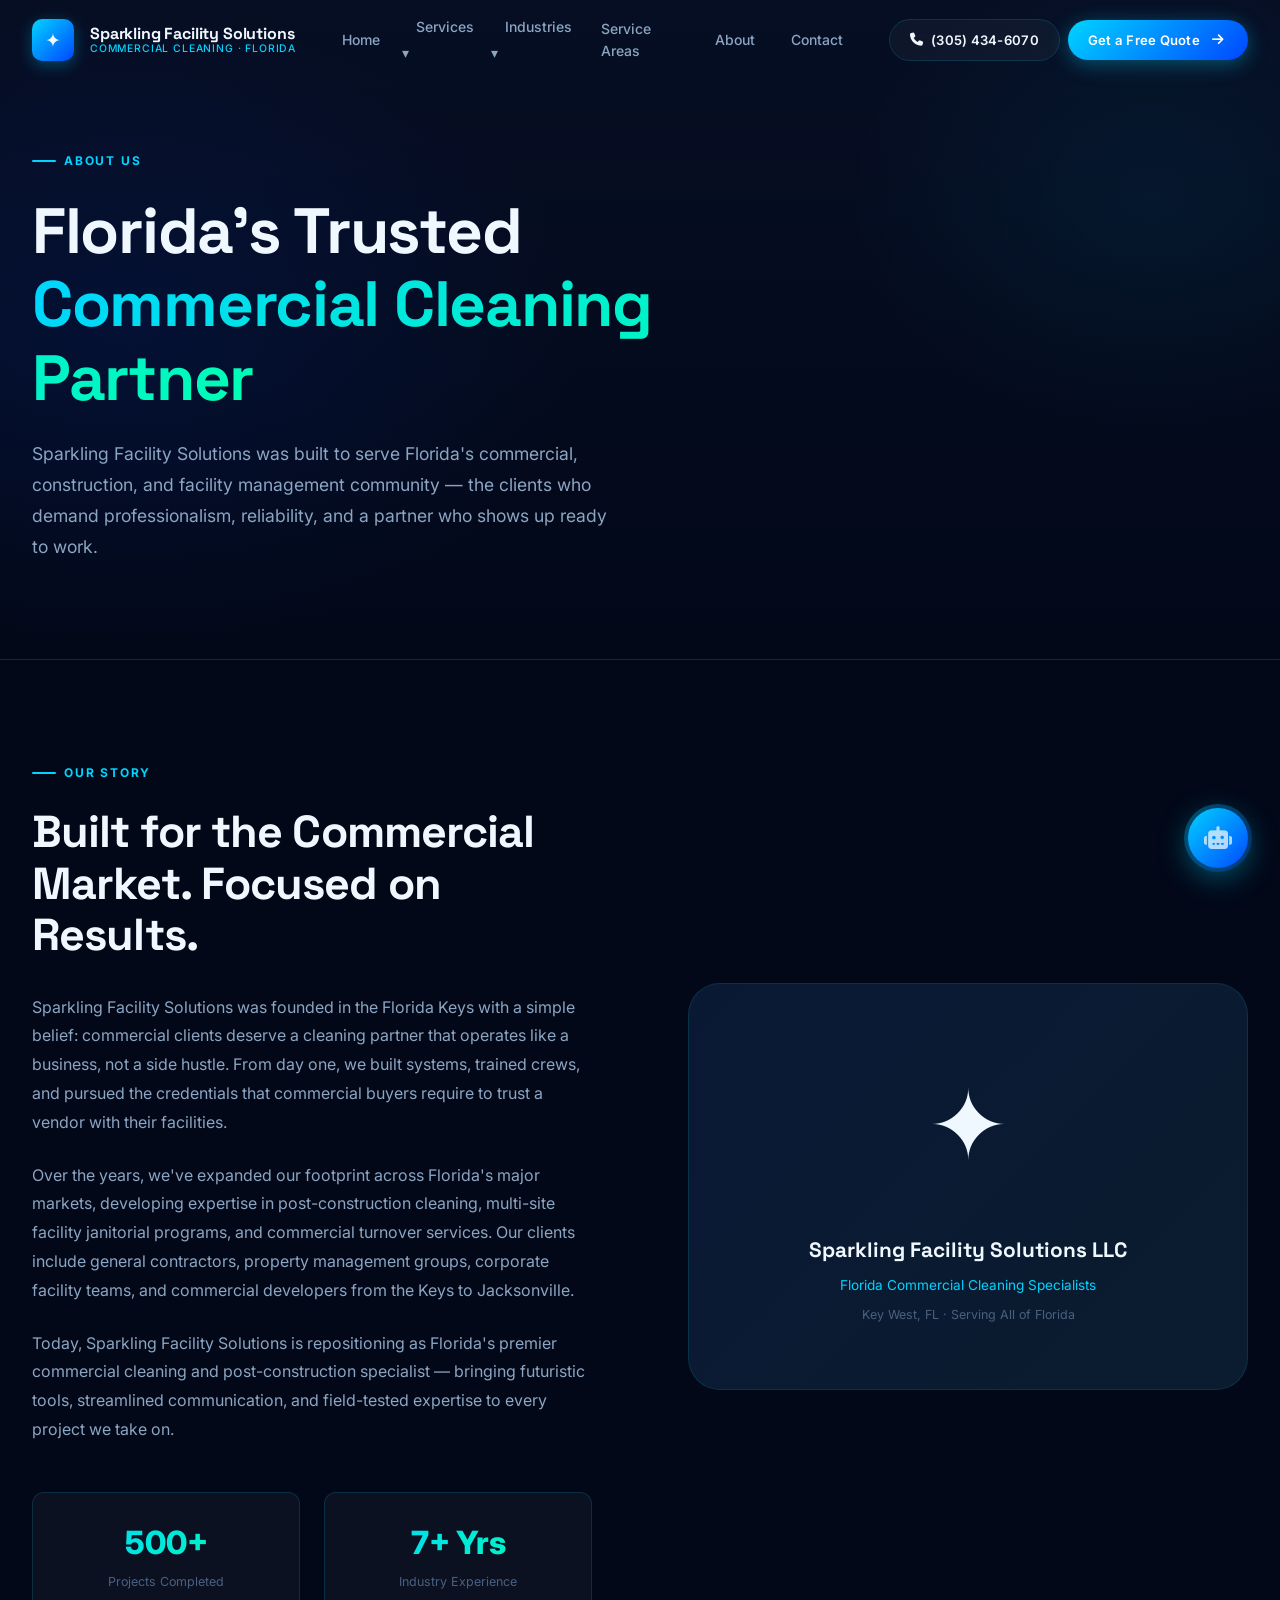
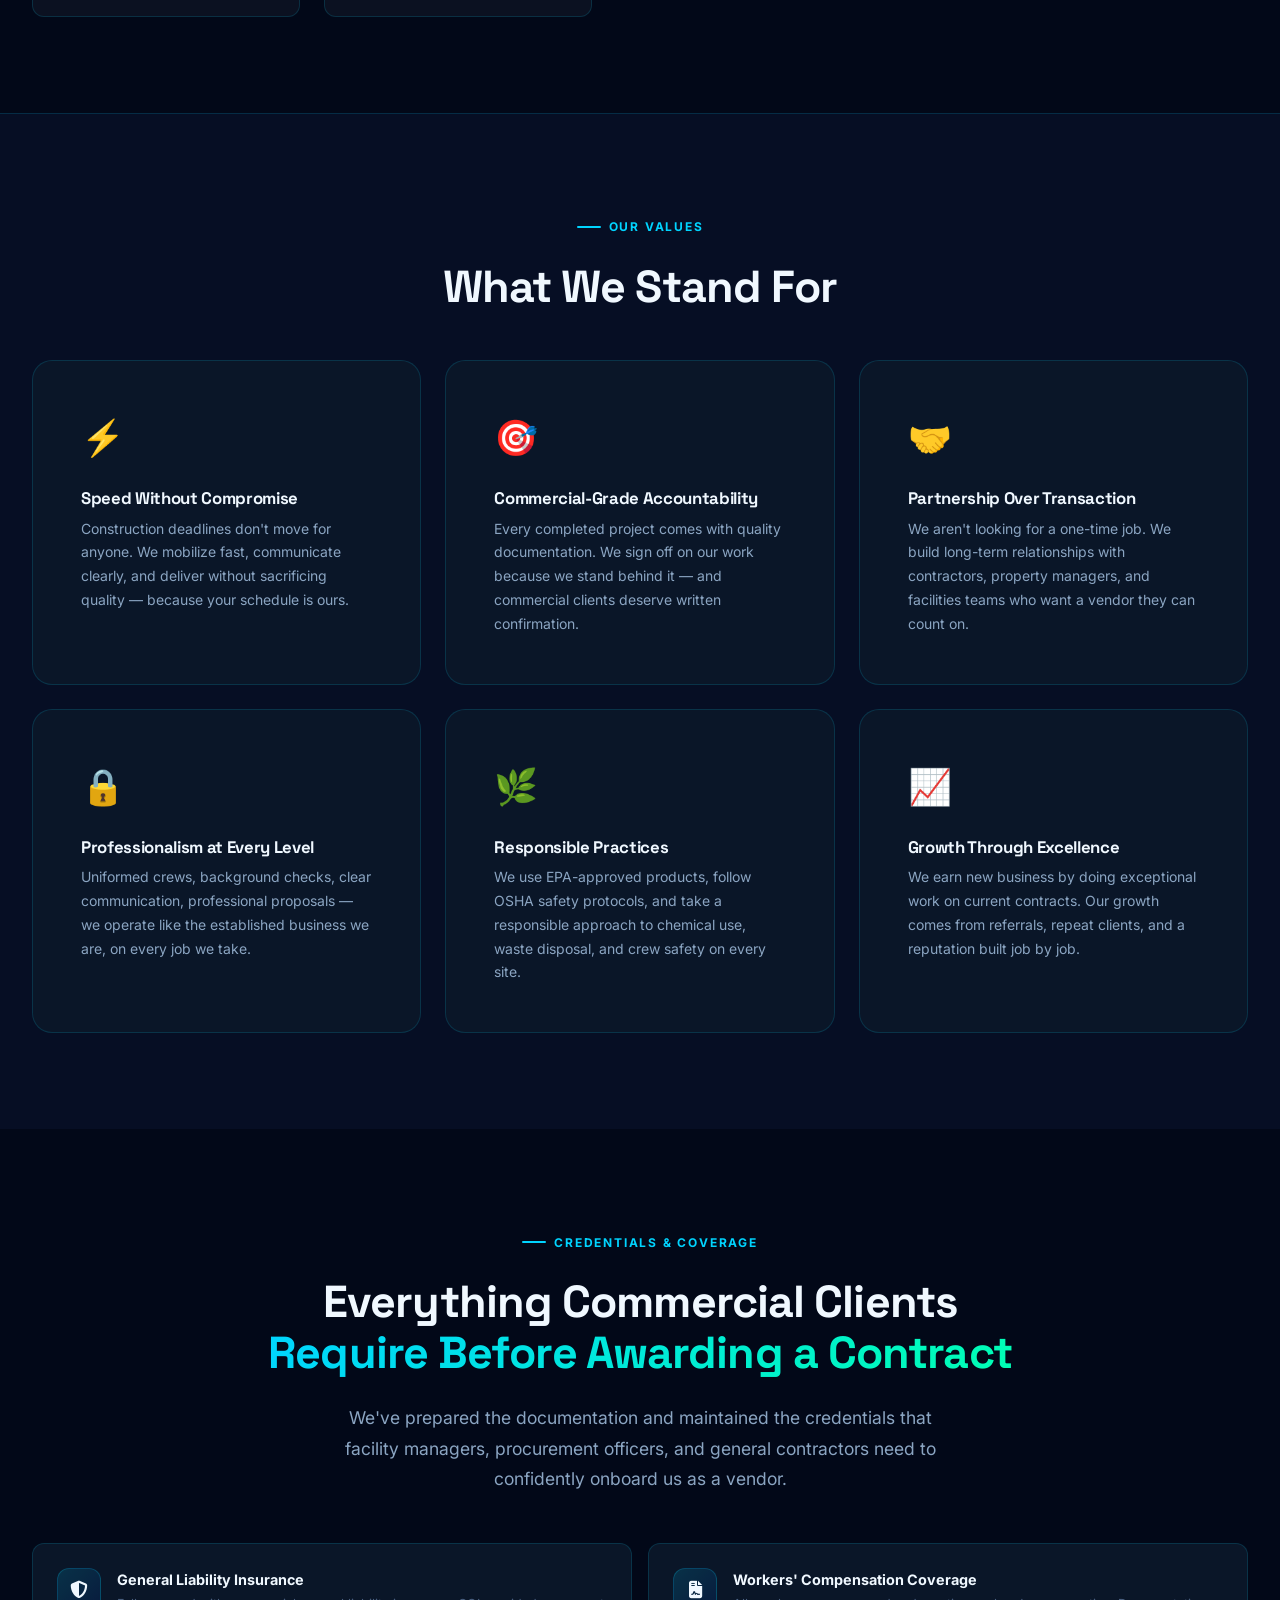
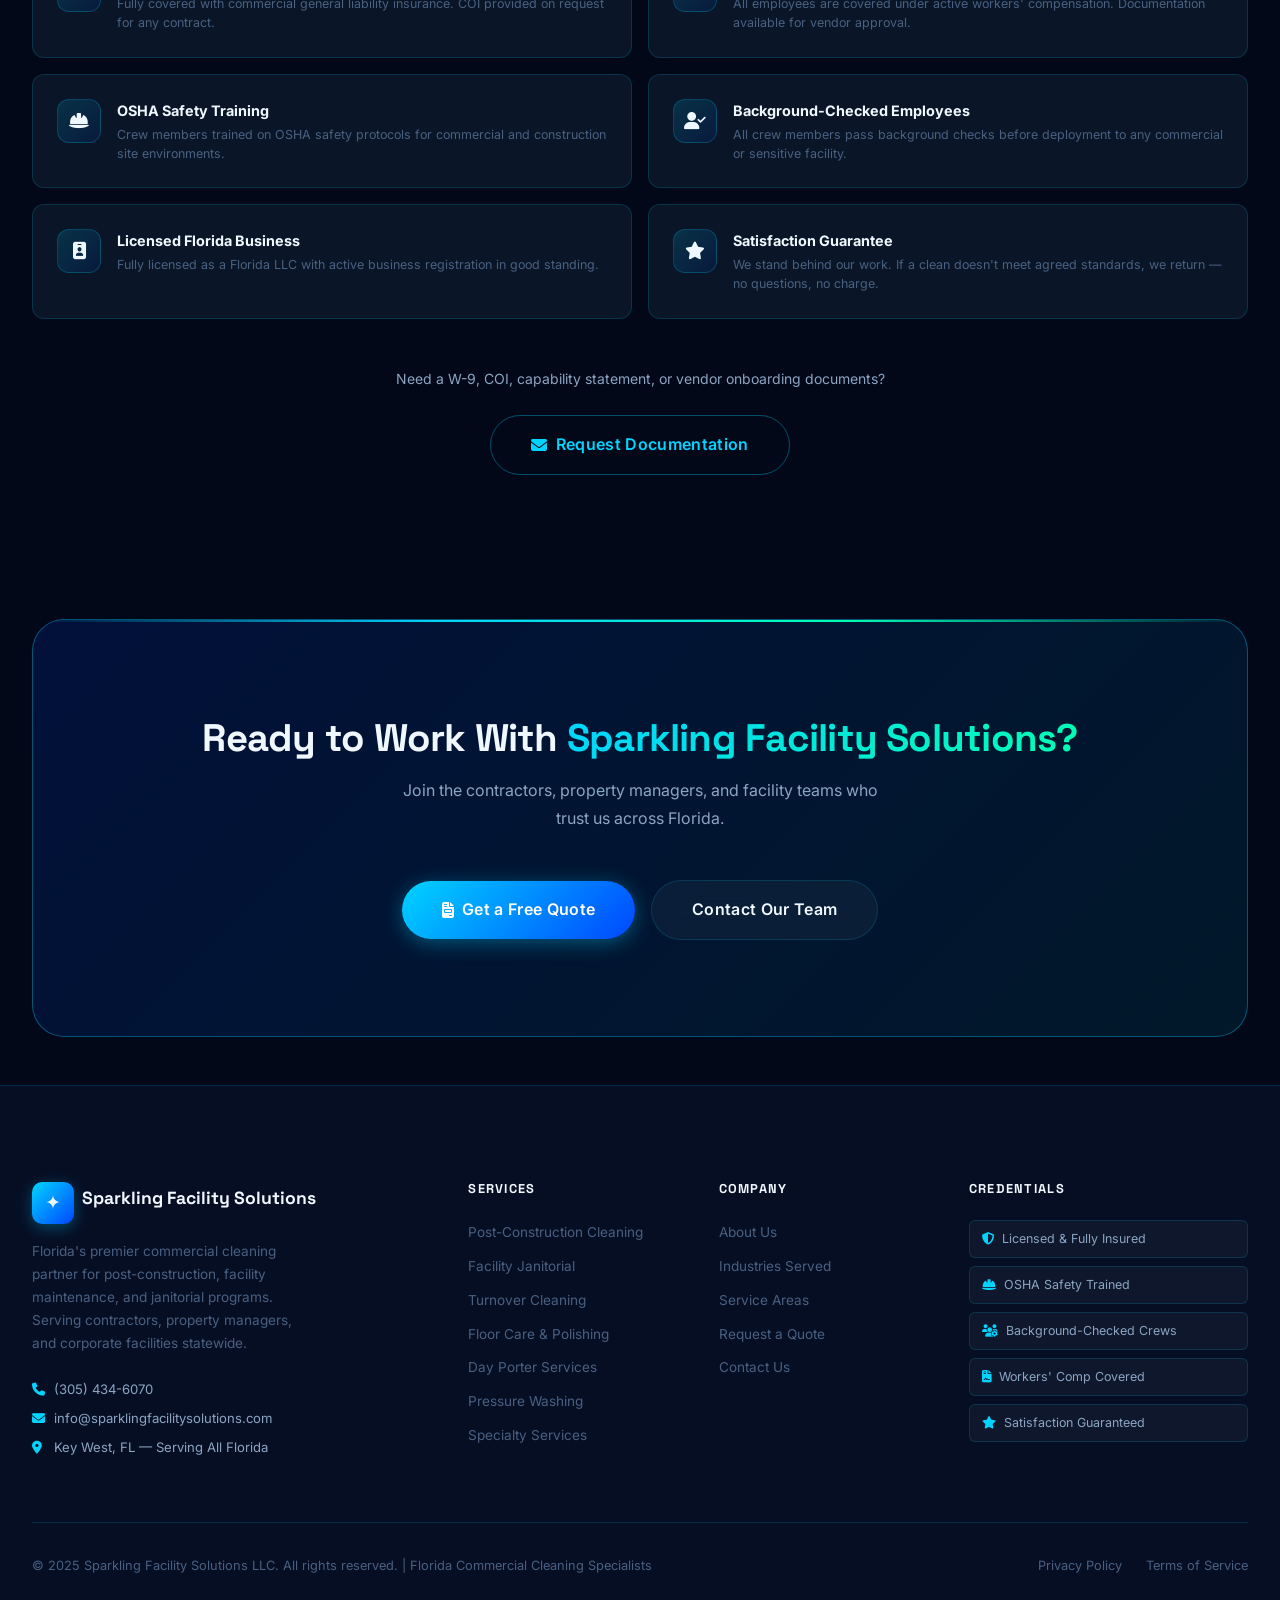
<file: code_sandbox_light_33e7a18f_1776620579/about.html>
<!DOCTYPE html>
<html lang="en">
<head>
  <meta charset="UTF-8" />
  <meta name="viewport" content="width=device-width, initial-scale=1.0" />
  <title>About Sparkling Facility Solutions | Licensed Florida Commercial Cleaning Company</title>
  <meta name="description" content="Learn about Sparkling Facility Solutions — Florida's trusted commercial cleaning company. Licensed, insured, OSHA trained. Specializing in post-construction and facility cleaning for B2B clients statewide." />
  <meta name="keywords" content="about Sparkling Facility Solutions, Florida commercial cleaning company, licensed commercial cleaning Florida, post construction cleaning company Florida, facility cleaning services company" />
  <meta name="robots" content="index, follow" />
  <link rel="canonical" href="https://www.sparklingfacilitysolutions.com/about.html" />
  <meta property="og:title" content="About Sparkling Facility Solutions | Florida Commercial Cleaning" />
  <meta property="og:description" content="Licensed, insured, and OSHA trained. Florida's trusted commercial cleaning partner for post-construction, facility, and janitorial services." />

  <link rel="preconnect" href="https://fonts.googleapis.com" />
  <link rel="preconnect" href="https://fonts.gstatic.com" crossorigin />
  <link href="https://fonts.googleapis.com/css2?family=Inter:wght@300;400;500;600;700;800;900&family=Space+Grotesk:wght@300;400;500;600;700&display=swap" rel="stylesheet" />
  <link rel="stylesheet" href="https://cdn.jsdelivr.net/npm/@fortawesome/fontawesome-free@6.5.0/css/all.min.css" />
  <link rel="stylesheet" href="css/design-system.css" />

  <style>
    .value-grid {
      display: grid;
      grid-template-columns: repeat(3, 1fr);
      gap: var(--space-lg);
    }
    .value-card {
      background: var(--color-bg-card);
      border: 1px solid var(--color-border);
      border-radius: var(--radius-lg);
      padding: var(--space-2xl);
      transition: all var(--transition-slow);
    }
    .value-card:hover {
      border-color: var(--color-border-strong);
      transform: translateY(-4px);
      box-shadow: var(--shadow-card-hover);
    }
    .value-card__icon {
      font-size: 2.2rem;
      margin-bottom: var(--space-lg);
    }
    .value-card__title {
      font-size: 1.05rem;
      font-weight: 700;
      margin-bottom: var(--space-sm);
    }
    .value-card__desc {
      font-size: 0.875rem;
      color: var(--color-text-secondary);
      line-height: 1.7;
    }

    .credential-grid {
      display: grid;
      grid-template-columns: repeat(2, 1fr);
      gap: var(--space-md);
    }
    .credential-item {
      display: flex;
      align-items: flex-start;
      gap: var(--space-md);
      padding: var(--space-lg);
      background: var(--color-bg-card);
      border: 1px solid var(--color-border);
      border-radius: var(--radius-md);
      transition: all var(--transition-base);
    }
    .credential-item:hover {
      border-color: var(--color-border-strong);
    }
    .credential-item__icon {
      width: 44px; height: 44px;
      border-radius: var(--radius-md);
      background: linear-gradient(135deg, rgba(0,212,255,0.15), rgba(0,71,255,0.1));
      border: 1px solid rgba(0,212,255,0.2);
      display: flex;
      align-items: center;
      justify-content: center;
      font-size: 1.1rem;
      flex-shrink: 0;
    }
    .credential-item__title { font-size: 0.9rem; font-weight: 700; margin-bottom: 4px; }
    .credential-item__desc { font-size: 0.78rem; color: var(--color-text-muted); line-height: 1.5; }

    @media (max-width: 900px) {
      .value-grid { grid-template-columns: 1fr 1fr; }
    }
    @media (max-width: 640px) {
      .value-grid { grid-template-columns: 1fr; }
      .credential-grid { grid-template-columns: 1fr; }
    }

    .sr-only { position:absolute; width:1px; height:1px; padding:0; margin:-1px; overflow:hidden; clip:rect(0,0,0,0); white-space:nowrap; border:0; }
  </style>
</head>

<body>
  <a href="#main-content" class="sr-only" style="position:absolute;z-index:9999;padding:8px 16px;background:var(--color-primary);color:#000;font-weight:700;border-radius:4px;">Skip to Main Content</a>

  <div id="nav-placeholder"></div>

  <main id="main-content">

    <section class="page-hero" aria-labelledby="about-title">
      <div class="container page-hero__inner">
        <div class="section-label fade-in">About Us</div>
        <h1 class="fade-in" id="about-title" style="max-width:680px;margin-bottom:var(--space-lg);">
          Florida's Trusted<br />
          <em style="font-style:normal;background:linear-gradient(135deg,var(--color-primary),var(--color-accent));-webkit-background-clip:text;-webkit-text-fill-color:transparent;background-clip:text;">Commercial Cleaning Partner</em>
        </h1>
        <p class="section-subtitle fade-in" style="max-width:580px;">
          Sparkling Facility Solutions was built to serve Florida's commercial, construction, 
          and facility management community — the clients who demand professionalism, reliability, 
          and a partner who shows up ready to work.
        </p>
      </div>
    </section>

    <!-- Our Story -->
    <section class="section" aria-labelledby="story-heading">
      <div class="container">
        <div style="display:grid;grid-template-columns:1fr 1fr;gap:var(--space-4xl);align-items:center;" class="about-layout">
          <div class="fade-in-left">
            <div class="section-label">Our Story</div>
            <h2 style="margin-bottom:var(--space-xl);" id="story-heading">Built for the Commercial Market. Focused on Results.</h2>
            <p style="color:var(--color-text-secondary);line-height:1.8;margin-bottom:var(--space-lg);">
              Sparkling Facility Solutions was founded in the Florida Keys with a simple belief: 
              commercial clients deserve a cleaning partner that operates like a business, 
              not a side hustle. From day one, we built systems, trained crews, and pursued 
              the credentials that commercial buyers require to trust a vendor with their facilities.
            </p>
            <p style="color:var(--color-text-secondary);line-height:1.8;margin-bottom:var(--space-lg);">
              Over the years, we've expanded our footprint across Florida's major markets, 
              developing expertise in post-construction cleaning, multi-site facility janitorial 
              programs, and commercial turnover services. Our clients include general contractors, 
              property management groups, corporate facility teams, and commercial developers 
              from the Keys to Jacksonville.
            </p>
            <p style="color:var(--color-text-secondary);line-height:1.8;margin-bottom:var(--space-2xl);">
              Today, Sparkling Facility Solutions is repositioning as Florida's premier commercial 
              cleaning and post-construction specialist — bringing futuristic tools, streamlined 
              communication, and field-tested expertise to every project we take on.
            </p>
            <div style="display:grid;grid-template-columns:1fr 1fr;gap:var(--space-lg);" aria-label="Company stats">
              <div style="text-align:center;padding:var(--space-lg);background:var(--color-bg-glass-light);border:1px solid var(--color-border);border-radius:var(--radius-md);">
                <div style="font-size:2rem;font-weight:800;background:linear-gradient(135deg,var(--color-primary),var(--color-accent));-webkit-background-clip:text;-webkit-text-fill-color:transparent;background-clip:text;" aria-label="500 plus projects">500+</div>
                <div style="font-size:0.78rem;color:var(--color-text-muted);margin-top:4px;">Projects Completed</div>
              </div>
              <div style="text-align:center;padding:var(--space-lg);background:var(--color-bg-glass-light);border:1px solid var(--color-border);border-radius:var(--radius-md);">
                <div style="font-size:2rem;font-weight:800;background:linear-gradient(135deg,var(--color-primary),var(--color-accent));-webkit-background-clip:text;-webkit-text-fill-color:transparent;background-clip:text;" aria-label="7 plus years">7+ Yrs</div>
                <div style="font-size:0.78rem;color:var(--color-text-muted);margin-top:4px;">Industry Experience</div>
              </div>
            </div>
          </div>
          <div class="fade-in-right">
            <div style="background:var(--color-bg-card);border:1px solid var(--color-border);border-radius:var(--radius-xl);padding:var(--space-3xl);position:relative;overflow:hidden;min-height:380px;display:flex;flex-direction:column;justify-content:center;align-items:center;gap:var(--space-xl);">
              <div style="position:absolute;inset:0;background:linear-gradient(135deg,rgba(0,71,255,0.06),rgba(0,212,255,0.03));" aria-hidden="true"></div>
              <div style="font-size:6rem;position:relative;z-index:1;" aria-hidden="true">✦</div>
              <div style="text-align:center;position:relative;z-index:1;">
                <div style="font-family:var(--font-heading);font-size:1.3rem;font-weight:700;margin-bottom:var(--space-sm);">Sparkling Facility Solutions LLC</div>
                <div style="font-size:0.85rem;color:var(--color-primary);">Florida Commercial Cleaning Specialists</div>
                <div style="font-size:0.78rem;color:var(--color-text-muted);margin-top:var(--space-sm);">Key West, FL · Serving All of Florida</div>
              </div>
            </div>
          </div>
        </div>
      </div>
    </section>

    <!-- Our Values -->
    <section class="section" style="background:var(--color-bg-dark);border-top:1px solid var(--color-border);" aria-labelledby="values-heading">
      <div class="container">
        <div class="text-center mb-2xl fade-in">
          <div class="section-label">Our Values</div>
          <h2 class="section-title" id="values-heading">What We Stand For</h2>
        </div>
        <div class="value-grid stagger" role="list">
          <div class="value-card fade-in" role="listitem">
            <div class="value-card__icon" aria-hidden="true">⚡</div>
            <h3 class="value-card__title">Speed Without Compromise</h3>
            <p class="value-card__desc">Construction deadlines don't move for anyone. We mobilize fast, communicate clearly, and deliver without sacrificing quality — because your schedule is ours.</p>
          </div>
          <div class="value-card fade-in" role="listitem">
            <div class="value-card__icon" aria-hidden="true">🎯</div>
            <h3 class="value-card__title">Commercial-Grade Accountability</h3>
            <p class="value-card__desc">Every completed project comes with quality documentation. We sign off on our work because we stand behind it — and commercial clients deserve written confirmation.</p>
          </div>
          <div class="value-card fade-in" role="listitem">
            <div class="value-card__icon" aria-hidden="true">🤝</div>
            <h3 class="value-card__title">Partnership Over Transaction</h3>
            <p class="value-card__desc">We aren't looking for a one-time job. We build long-term relationships with contractors, property managers, and facilities teams who want a vendor they can count on.</p>
          </div>
          <div class="value-card fade-in" role="listitem">
            <div class="value-card__icon" aria-hidden="true">🔒</div>
            <h3 class="value-card__title">Professionalism at Every Level</h3>
            <p class="value-card__desc">Uniformed crews, background checks, clear communication, professional proposals — we operate like the established business we are, on every job we take.</p>
          </div>
          <div class="value-card fade-in" role="listitem">
            <div class="value-card__icon" aria-hidden="true">🌿</div>
            <h3 class="value-card__title">Responsible Practices</h3>
            <p class="value-card__desc">We use EPA-approved products, follow OSHA safety protocols, and take a responsible approach to chemical use, waste disposal, and crew safety on every site.</p>
          </div>
          <div class="value-card fade-in" role="listitem">
            <div class="value-card__icon" aria-hidden="true">📈</div>
            <h3 class="value-card__title">Growth Through Excellence</h3>
            <p class="value-card__desc">We earn new business by doing exceptional work on current contracts. Our growth comes from referrals, repeat clients, and a reputation built job by job.</p>
          </div>
        </div>
      </div>
    </section>

    <!-- Credentials & Insurance -->
    <section class="section" aria-labelledby="credentials-heading">
      <div class="container">
        <div class="text-center mb-2xl fade-in">
          <div class="section-label">Credentials &amp; Coverage</div>
          <h2 class="section-title" id="credentials-heading">
            Everything Commercial Clients<br /><span>Require Before Awarding a Contract</span>
          </h2>
          <p class="section-subtitle">
            We've prepared the documentation and maintained the credentials that facility managers, 
            procurement officers, and general contractors need to confidently onboard us as a vendor.
          </p>
        </div>
        <div class="credential-grid stagger fade-in" role="list" aria-label="Credentials and certifications">
          <div class="credential-item" role="listitem">
            <div class="credential-item__icon" aria-hidden="true"><i class="fa-solid fa-shield-halved"></i></div>
            <div>
              <div class="credential-item__title">General Liability Insurance</div>
              <div class="credential-item__desc">Fully covered with commercial general liability insurance. COI provided on request for any contract.</div>
            </div>
          </div>
          <div class="credential-item" role="listitem">
            <div class="credential-item__icon" aria-hidden="true"><i class="fa-solid fa-file-contract"></i></div>
            <div>
              <div class="credential-item__title">Workers' Compensation Coverage</div>
              <div class="credential-item__desc">All employees are covered under active workers' compensation. Documentation available for vendor approval.</div>
            </div>
          </div>
          <div class="credential-item" role="listitem">
            <div class="credential-item__icon" aria-hidden="true"><i class="fa-solid fa-hard-hat"></i></div>
            <div>
              <div class="credential-item__title">OSHA Safety Training</div>
              <div class="credential-item__desc">Crew members trained on OSHA safety protocols for commercial and construction site environments.</div>
            </div>
          </div>
          <div class="credential-item" role="listitem">
            <div class="credential-item__icon" aria-hidden="true"><i class="fa-solid fa-user-check"></i></div>
            <div>
              <div class="credential-item__title">Background-Checked Employees</div>
              <div class="credential-item__desc">All crew members pass background checks before deployment to any commercial or sensitive facility.</div>
            </div>
          </div>
          <div class="credential-item" role="listitem">
            <div class="credential-item__icon" aria-hidden="true"><i class="fa-solid fa-id-badge"></i></div>
            <div>
              <div class="credential-item__title">Licensed Florida Business</div>
              <div class="credential-item__desc">Fully licensed as a Florida LLC with active business registration in good standing.</div>
            </div>
          </div>
          <div class="credential-item" role="listitem">
            <div class="credential-item__icon" aria-hidden="true"><i class="fa-solid fa-star"></i></div>
            <div>
              <div class="credential-item__title">Satisfaction Guarantee</div>
              <div class="credential-item__desc">We stand behind our work. If a clean doesn't meet agreed standards, we return — no questions, no charge.</div>
            </div>
          </div>
        </div>
        <div class="text-center mt-2xl">
          <p style="font-size:0.875rem;color:var(--color-text-secondary);margin-bottom:var(--space-lg);">
            Need a W-9, COI, capability statement, or vendor onboarding documents?
          </p>
          <a href="contact.html" class="btn btn--outline btn--lg">
            <i class="fa-solid fa-envelope" aria-hidden="true"></i>
            Request Documentation
          </a>
        </div>
      </div>
    </section>

    <!-- CTA -->
    <section class="section--sm" aria-labelledby="about-cta-heading">
      <div class="container">
        <div class="cta-banner fade-in">
          <h2 class="cta-banner__title" id="about-cta-heading">
            Ready to Work With <span class="gradient-text">Sparkling Facility Solutions?</span>
          </h2>
          <p class="cta-banner__subtitle">Join the contractors, property managers, and facility teams who trust us across Florida.</p>
          <div class="cta-banner__actions">
            <a href="quote.html" class="btn btn--primary btn--lg">
              <i class="fa-solid fa-file-invoice" aria-hidden="true"></i> Get a Free Quote
            </a>
            <a href="contact.html" class="btn btn--ghost btn--lg">Contact Our Team</a>
          </div>
        </div>
      </div>
    </section>

  </main>

  <div id="footer-placeholder"></div>
  <div id="ai-widget-placeholder"></div>

  <script src="js/components.js" defer></script>
  <script src="js/main.js" defer></script>
  <script>
    document.addEventListener('DOMContentLoaded', () => {
      const layout = document.querySelector('.about-layout');
      if (layout && window.innerWidth <= 900) {
        layout.style.gridTemplateColumns = '1fr';
      }
    });
  </script>
</body>
</html>
</file>
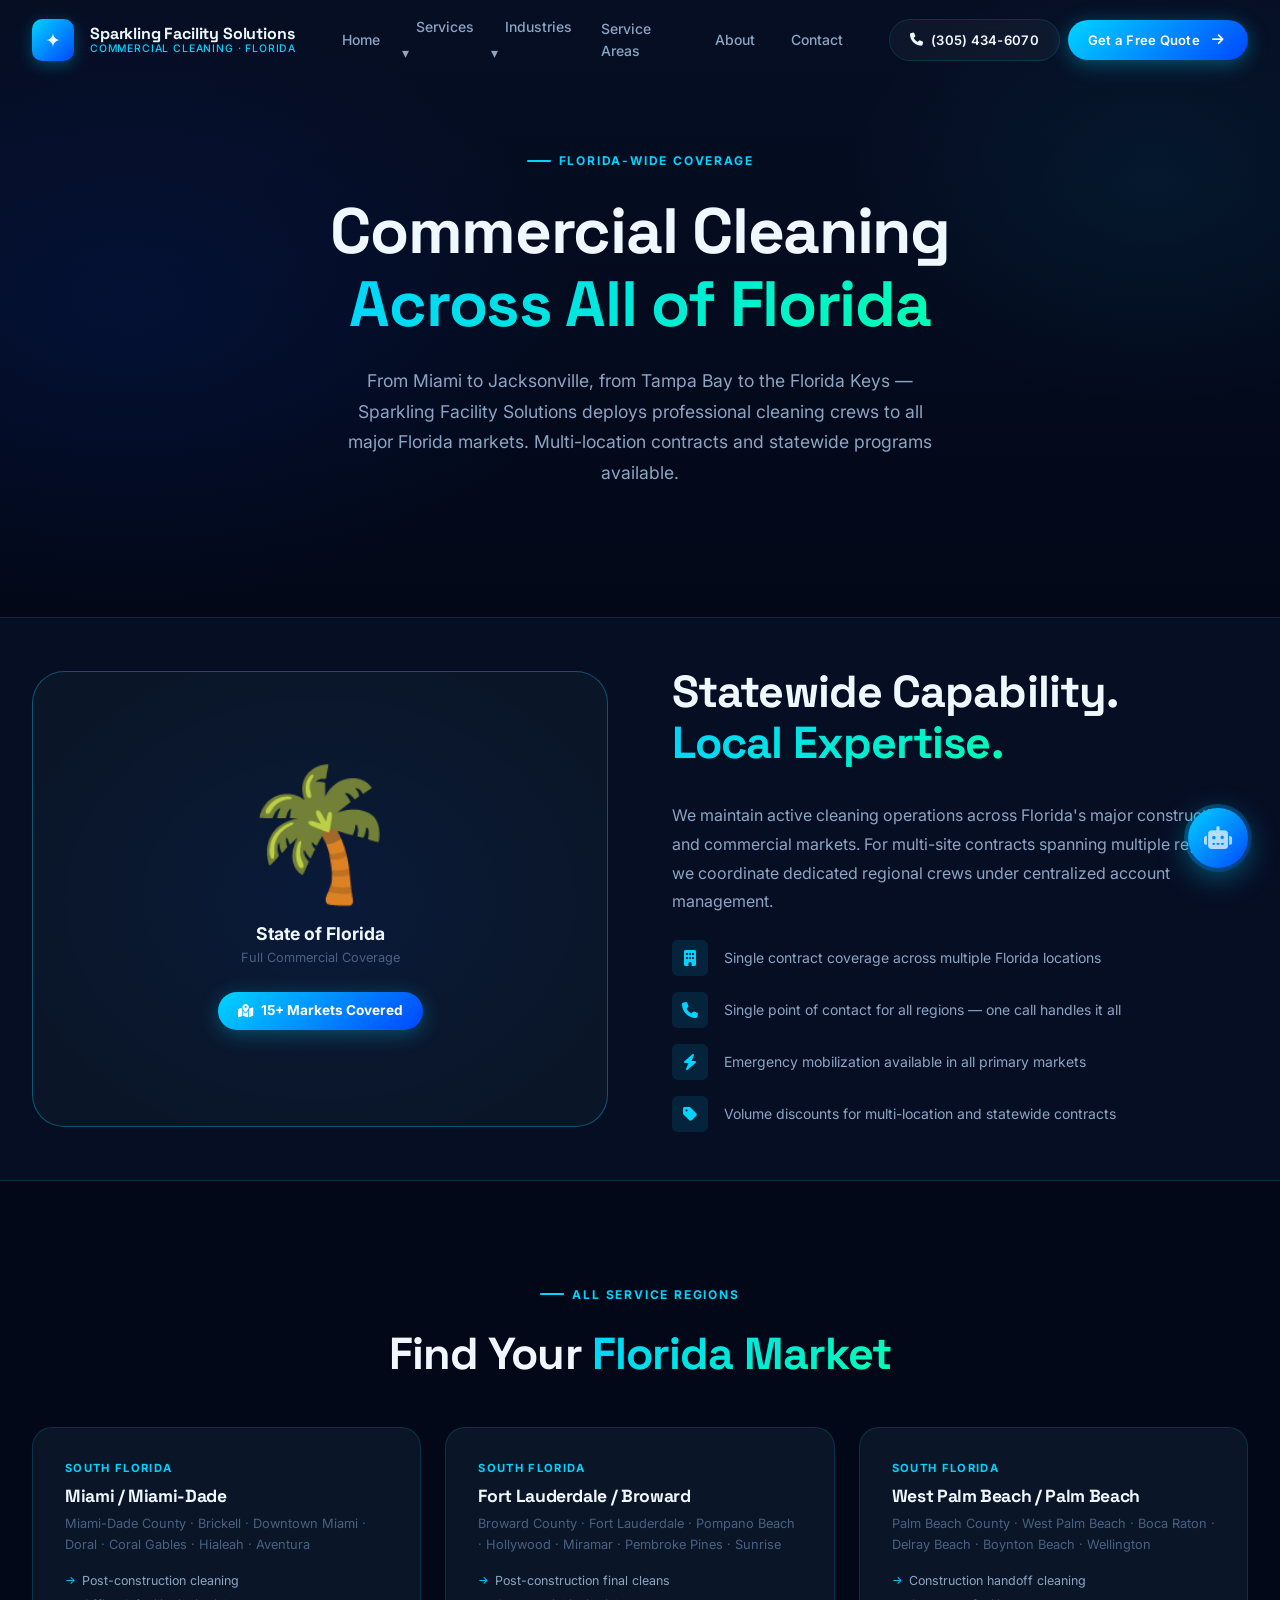
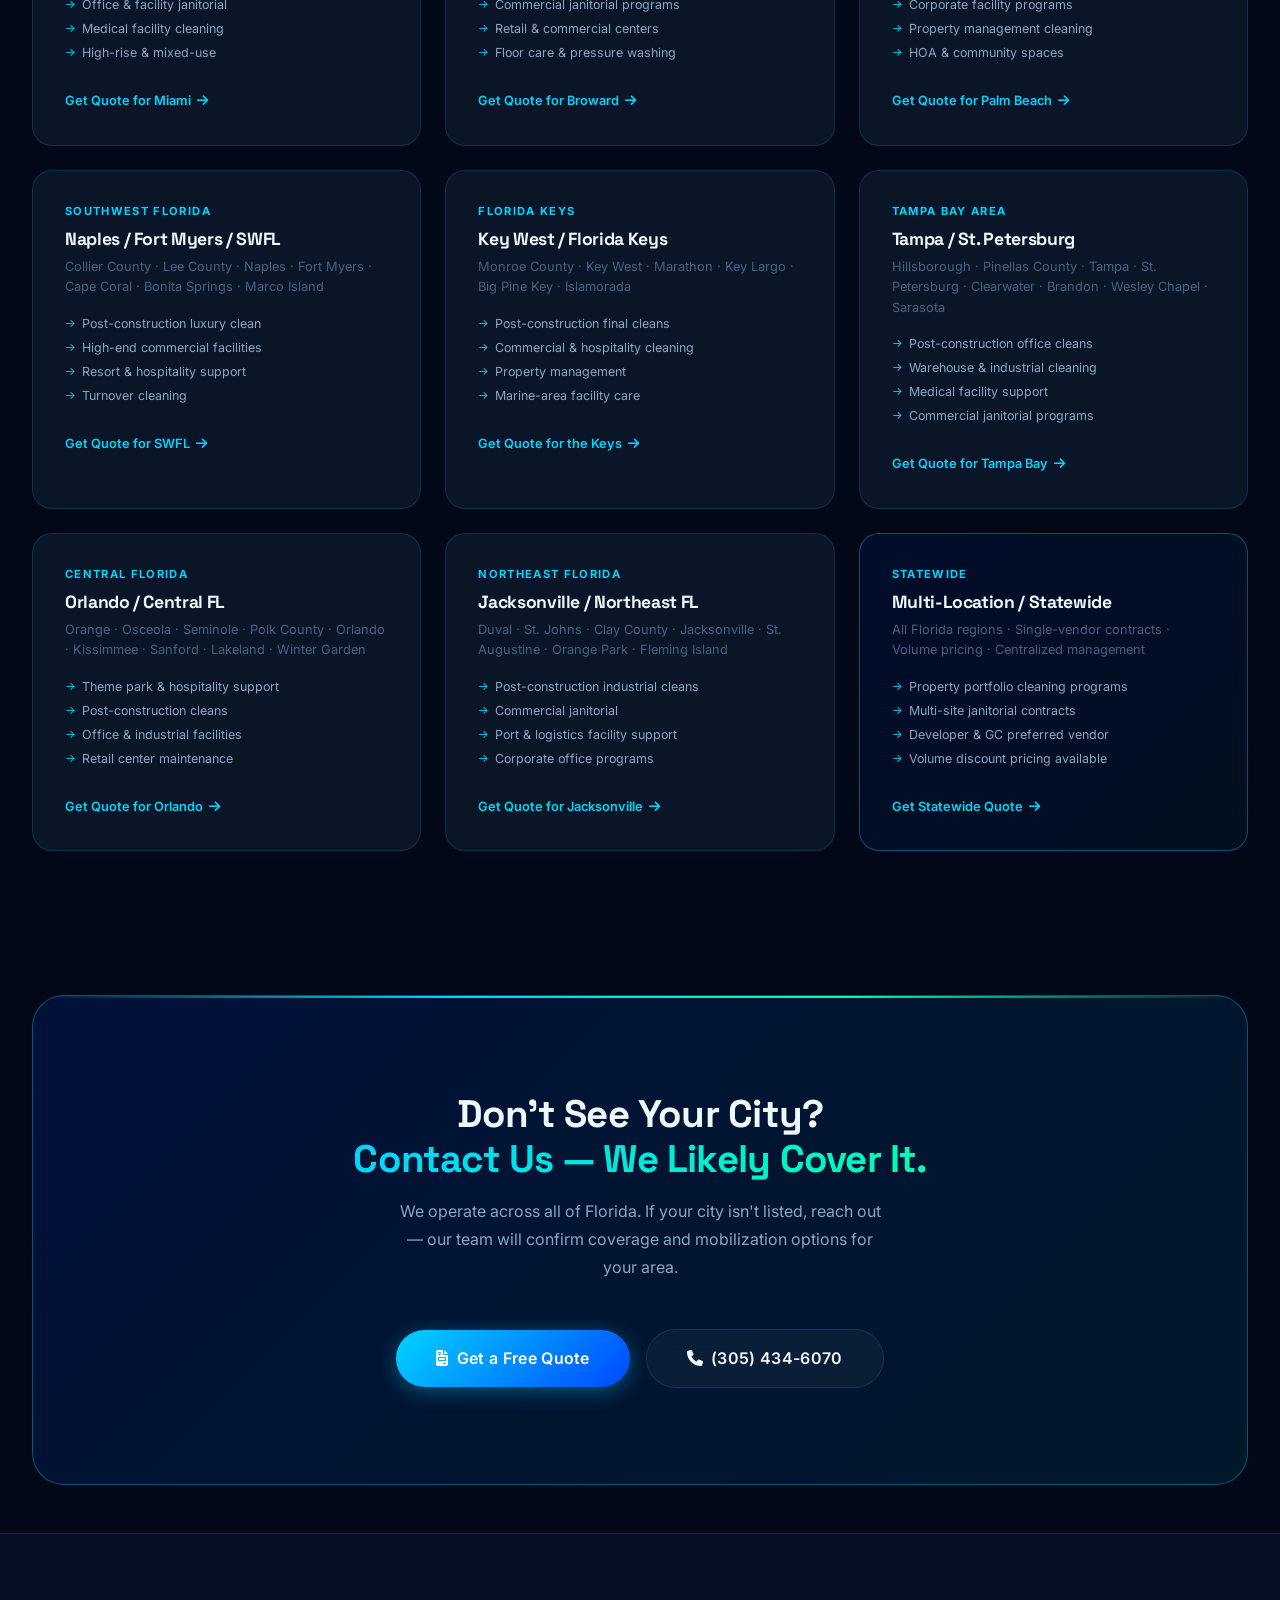
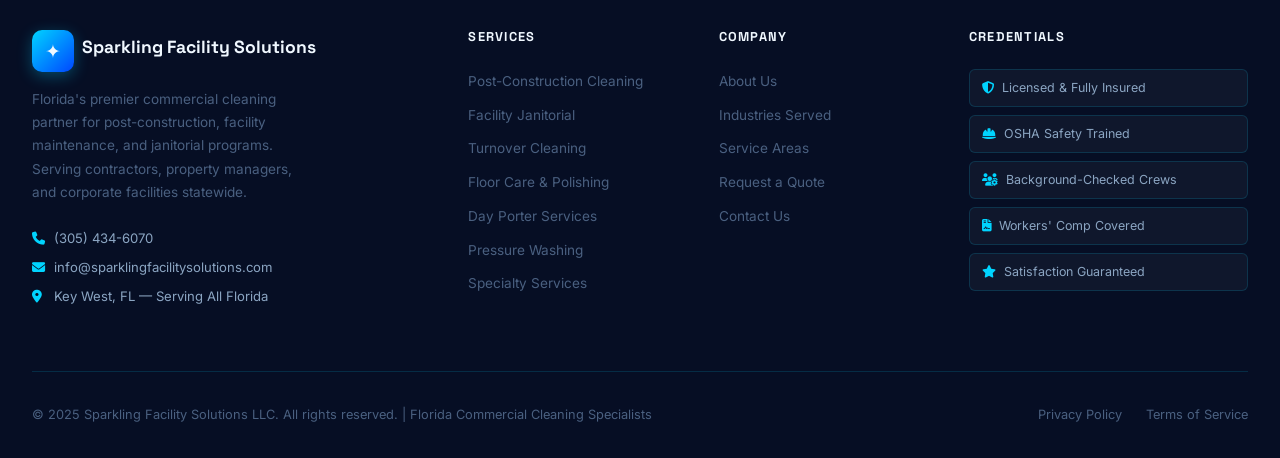
<file: code_sandbox_light_33e7a18f_1776620579/areas.html>
<!DOCTYPE html>
<html lang="en">
<head>
  <meta charset="UTF-8" />
  <meta name="viewport" content="width=device-width, initial-scale=1.0" />
  <title>Florida Service Areas | Commercial Cleaning Statewide | Sparkling Facility Solutions</title>
  <meta name="description" content="Sparkling Facility Solutions provides commercial cleaning, post-construction cleaning, and facility janitorial services across all major Florida markets including Miami, Tampa, Orlando, Jacksonville, Fort Lauderdale, Naples, and the Florida Keys." />
  <meta name="keywords" content="commercial cleaning Miami FL, commercial cleaning Tampa FL, post construction cleaning Orlando FL, facility cleaning Jacksonville FL, commercial cleaning Fort Lauderdale, facility services Naples FL, cleaning service Florida Keys" />
  <meta name="robots" content="index, follow" />
  <link rel="canonical" href="https://www.sparklingfacilitysolutions.com/areas.html" />
  <meta property="og:title" content="Florida Service Areas | Sparkling Facility Solutions" />
  <meta property="og:description" content="Commercial cleaning across all major Florida markets. Miami, Tampa, Orlando, Jacksonville, and more. Statewide coverage for contractors and facility managers." />

  <link rel="preconnect" href="https://fonts.googleapis.com" />
  <link rel="preconnect" href="https://fonts.gstatic.com" crossorigin />
  <link href="https://fonts.googleapis.com/css2?family=Inter:wght@300;400;500;600;700;800;900&family=Space+Grotesk:wght@300;400;500;600;700&display=swap" rel="stylesheet" />
  <link rel="stylesheet" href="https://cdn.jsdelivr.net/npm/@fortawesome/fontawesome-free@6.5.0/css/all.min.css" />
  <link rel="stylesheet" href="css/design-system.css" />

  <style>
    .areas-grid {
      display: grid;
      grid-template-columns: repeat(3, 1fr);
      gap: var(--space-lg);
    }
    .area-card {
      background: var(--color-bg-card);
      border: 1px solid var(--color-border);
      border-radius: var(--radius-lg);
      padding: var(--space-xl);
      transition: all var(--transition-slow);
      position: relative;
      overflow: hidden;
    }
    .area-card::before {
      content: '';
      position: absolute;
      top: 0; left: 0; right: 0;
      height: 3px;
      background: linear-gradient(90deg, var(--color-primary), var(--color-accent));
      transform: scaleX(0);
      transform-origin: left;
      transition: transform var(--transition-slow);
    }
    .area-card:hover { transform: translateY(-4px); border-color: var(--color-border-strong); box-shadow: var(--shadow-card-hover); }
    .area-card:hover::before { transform: scaleX(1); }
    .area-card__region { font-size: 0.7rem; font-weight: 700; text-transform: uppercase; letter-spacing: 0.12em; color: var(--color-primary); margin-bottom: var(--space-sm); }
    .area-card__title { font-size: 1.1rem; font-weight: 700; margin-bottom: var(--space-sm); }
    .area-card__counties { font-size: 0.8rem; color: var(--color-text-muted); margin-bottom: var(--space-md); line-height: 1.6; }
    .area-card__services { display: flex; flex-direction: column; gap: 4px; margin-bottom: var(--space-lg); }
    .area-card__service { font-size: 0.78rem; color: var(--color-text-secondary); display: flex; align-items: center; gap: 6px; }
    .area-card__service::before { content: '→'; color: var(--color-primary); font-size: 0.7rem; }
    .area-card__cta { font-size: 0.8rem; font-weight: 600; color: var(--color-primary); display: inline-flex; align-items: center; gap: 6px; }

    .florida-map {
      background: var(--color-bg-card);
      border: 1px solid var(--color-border-strong);
      border-radius: var(--radius-xl);
      padding: var(--space-4xl);
      text-align: center;
      position: relative;
      overflow: hidden;
      min-height: 340px;
      display: flex;
      flex-direction: column;
      align-items: center;
      justify-content: center;
    }
    .florida-map::before {
      content: '';
      position: absolute;
      inset: 0;
      background: radial-gradient(ellipse 80% 80% at 50% 50%, rgba(0,71,255,0.08) 0%, transparent 70%);
    }
    .florida-outline {
      font-size: 8rem;
      position: relative;
      z-index: 1;
      line-height: 1;
    }
    .coverage-badge {
      position: relative;
      z-index: 1;
      display: inline-flex;
      align-items: center;
      gap: var(--space-sm);
      padding: 0.5rem 1.25rem;
      background: linear-gradient(135deg, var(--color-primary), var(--color-secondary));
      border-radius: var(--radius-full);
      font-size: 0.85rem;
      font-weight: 700;
      color: #fff;
      margin-top: var(--space-lg);
      box-shadow: 0 4px 20px rgba(0,212,255,0.3);
    }

    @media (max-width: 900px) { .areas-grid { grid-template-columns: 1fr 1fr; } }
    @media (max-width: 600px) { .areas-grid { grid-template-columns: 1fr; } }
    .sr-only { position:absolute; width:1px; height:1px; padding:0; margin:-1px; overflow:hidden; clip:rect(0,0,0,0); white-space:nowrap; border:0; }
  </style>

  <!-- Local SEO Structured Data per region -->
  <script type="application/ld+json">
  {
    "@context": "https://schema.org",
    "@type": "LocalBusiness",
    "name": "Sparkling Facility Solutions LLC",
    "areaServed": [
      {"@type": "City", "name": "Miami", "containedInPlace": {"@type": "State", "name": "Florida"}},
      {"@type": "City", "name": "Fort Lauderdale", "containedInPlace": {"@type": "State", "name": "Florida"}},
      {"@type": "City", "name": "Tampa", "containedInPlace": {"@type": "State", "name": "Florida"}},
      {"@type": "City", "name": "Orlando", "containedInPlace": {"@type": "State", "name": "Florida"}},
      {"@type": "City", "name": "Jacksonville", "containedInPlace": {"@type": "State", "name": "Florida"}},
      {"@type": "City", "name": "West Palm Beach", "containedInPlace": {"@type": "State", "name": "Florida"}},
      {"@type": "City", "name": "Naples", "containedInPlace": {"@type": "State", "name": "Florida"}},
      {"@type": "City", "name": "Key West", "containedInPlace": {"@type": "State", "name": "Florida"}}
    ]
  }
  </script>
</head>

<body>
  <a href="#main-content" class="sr-only" style="position:absolute;z-index:9999;padding:8px 16px;background:var(--color-primary);color:#000;font-weight:700;border-radius:4px;">Skip to Main Content</a>

  <div id="nav-placeholder"></div>

  <main id="main-content">

    <section class="page-hero" aria-labelledby="areas-title">
      <div class="container page-hero__inner text-center">
        <div class="section-label fade-in" style="justify-content:center;">Florida-Wide Coverage</div>
        <h1 class="fade-in" id="areas-title" style="margin-bottom:var(--space-lg);">
          Commercial Cleaning<br />
          <em style="font-style:normal;background:linear-gradient(135deg,var(--color-primary),var(--color-accent));-webkit-background-clip:text;-webkit-text-fill-color:transparent;background-clip:text;">Across All of Florida</em>
        </h1>
        <p class="section-subtitle fade-in" style="margin:0 auto var(--space-xl);">
          From Miami to Jacksonville, from Tampa Bay to the Florida Keys — Sparkling Facility Solutions 
          deploys professional cleaning crews to all major Florida markets. 
          Multi-location contracts and statewide programs available.
        </p>
      </div>
    </section>

    <!-- Map Visual -->
    <section class="section--sm" style="background:var(--color-bg-dark);border-bottom:1px solid var(--color-border);" aria-label="Florida statewide coverage">
      <div class="container">
        <div style="display:grid;grid-template-columns:1fr 1fr;gap:var(--space-3xl);align-items:center;" class="map-layout">
          <div class="florida-map fade-in" aria-label="Florida map illustration">
            <div class="florida-outline" aria-hidden="true">🌴</div>
            <div style="font-size:1.1rem;font-weight:700;margin-top:var(--space-lg);position:relative;z-index:1;">State of Florida</div>
            <div style="font-size:0.8rem;color:var(--color-text-muted);position:relative;z-index:1;">Full Commercial Coverage</div>
            <div class="coverage-badge" aria-label="All major Florida markets covered">
              <i class="fa-solid fa-map-location-dot" aria-hidden="true"></i>
              15+ Markets Covered
            </div>
          </div>
          <div class="fade-in-right">
            <h2 style="margin-bottom:var(--space-xl);">Statewide Capability.<br /><span class="gradient-text">Local Expertise.</span></h2>
            <p style="color:var(--color-text-secondary);line-height:1.8;margin-bottom:var(--space-lg);">
              We maintain active cleaning operations across Florida's major construction and commercial 
              markets. For multi-site contracts spanning multiple regions, we coordinate dedicated 
              regional crews under centralized account management.
            </p>
            <div style="display:flex;flex-direction:column;gap:var(--space-md);" role="list" aria-label="Statewide service capabilities">
              <div style="display:flex;align-items:center;gap:var(--space-md);" role="listitem">
                <div style="width:36px;height:36px;border-radius:var(--radius-sm);background:rgba(0,212,255,0.1);display:flex;align-items:center;justify-content:center;color:var(--color-primary);flex-shrink:0;" aria-hidden="true"><i class="fa-solid fa-building"></i></div>
                <div style="font-size:0.875rem;color:var(--color-text-secondary);">Single contract coverage across multiple Florida locations</div>
              </div>
              <div style="display:flex;align-items:center;gap:var(--space-md);" role="listitem">
                <div style="width:36px;height:36px;border-radius:var(--radius-sm);background:rgba(0,212,255,0.1);display:flex;align-items:center;justify-content:center;color:var(--color-primary);flex-shrink:0;" aria-hidden="true"><i class="fa-solid fa-phone"></i></div>
                <div style="font-size:0.875rem;color:var(--color-text-secondary);">Single point of contact for all regions — one call handles it all</div>
              </div>
              <div style="display:flex;align-items:center;gap:var(--space-md);" role="listitem">
                <div style="width:36px;height:36px;border-radius:var(--radius-sm);background:rgba(0,212,255,0.1);display:flex;align-items:center;justify-content:center;color:var(--color-primary);flex-shrink:0;" aria-hidden="true"><i class="fa-solid fa-bolt"></i></div>
                <div style="font-size:0.875rem;color:var(--color-text-secondary);">Emergency mobilization available in all primary markets</div>
              </div>
              <div style="display:flex;align-items:center;gap:var(--space-md);" role="listitem">
                <div style="width:36px;height:36px;border-radius:var(--radius-sm);background:rgba(0,212,255,0.1);display:flex;align-items:center;justify-content:center;color:var(--color-primary);flex-shrink:0;" aria-hidden="true"><i class="fa-solid fa-tag"></i></div>
                <div style="font-size:0.875rem;color:var(--color-text-secondary);">Volume discounts for multi-location and statewide contracts</div>
              </div>
            </div>
          </div>
        </div>
      </div>
    </section>

    <!-- Service Areas Grid -->
    <section class="section" aria-labelledby="areas-grid-heading">
      <div class="container">
        <div class="text-center mb-2xl fade-in">
          <div class="section-label">All Service Regions</div>
          <h2 class="section-title" id="areas-grid-heading">Find Your <span>Florida Market</span></h2>
        </div>

        <div class="areas-grid stagger" role="list" aria-label="Florida service areas">

          <article class="area-card fade-in" role="listitem">
            <div class="area-card__region">South Florida</div>
            <h3 class="area-card__title">Miami / Miami-Dade</h3>
            <div class="area-card__counties">Miami-Dade County · Brickell · Downtown Miami · Doral · Coral Gables · Hialeah · Aventura</div>
            <ul class="area-card__services" aria-label="Available services in Miami">
              <li class="area-card__service">Post-construction cleaning</li>
              <li class="area-card__service">Office &amp; facility janitorial</li>
              <li class="area-card__service">Medical facility cleaning</li>
              <li class="area-card__service">High-rise &amp; mixed-use</li>
            </ul>
            <a href="quote.html?service=post-construction&amp;region=miami" class="area-card__cta">
              Get Quote for Miami <i class="fa-solid fa-arrow-right" aria-hidden="true"></i>
            </a>
          </article>

          <article class="area-card fade-in" role="listitem">
            <div class="area-card__region">South Florida</div>
            <h3 class="area-card__title">Fort Lauderdale / Broward</h3>
            <div class="area-card__counties">Broward County · Fort Lauderdale · Pompano Beach · Hollywood · Miramar · Pembroke Pines · Sunrise</div>
            <ul class="area-card__services" aria-label="Available services in Fort Lauderdale">
              <li class="area-card__service">Post-construction final cleans</li>
              <li class="area-card__service">Commercial janitorial programs</li>
              <li class="area-card__service">Retail &amp; commercial centers</li>
              <li class="area-card__service">Floor care &amp; pressure washing</li>
            </ul>
            <a href="quote.html?region=fort-lauderdale" class="area-card__cta">
              Get Quote for Broward <i class="fa-solid fa-arrow-right" aria-hidden="true"></i>
            </a>
          </article>

          <article class="area-card fade-in" role="listitem">
            <div class="area-card__region">South Florida</div>
            <h3 class="area-card__title">West Palm Beach / Palm Beach</h3>
            <div class="area-card__counties">Palm Beach County · West Palm Beach · Boca Raton · Delray Beach · Boynton Beach · Wellington</div>
            <ul class="area-card__services" aria-label="Available services in West Palm Beach">
              <li class="area-card__service">Construction handoff cleaning</li>
              <li class="area-card__service">Corporate facility programs</li>
              <li class="area-card__service">Property management cleaning</li>
              <li class="area-card__service">HOA &amp; community spaces</li>
            </ul>
            <a href="quote.html?region=west-palm" class="area-card__cta">
              Get Quote for Palm Beach <i class="fa-solid fa-arrow-right" aria-hidden="true"></i>
            </a>
          </article>

          <article class="area-card fade-in" role="listitem">
            <div class="area-card__region">Southwest Florida</div>
            <h3 class="area-card__title">Naples / Fort Myers / SWFL</h3>
            <div class="area-card__counties">Collier County · Lee County · Naples · Fort Myers · Cape Coral · Bonita Springs · Marco Island</div>
            <ul class="area-card__services" aria-label="Available services in Naples Fort Myers">
              <li class="area-card__service">Post-construction luxury clean</li>
              <li class="area-card__service">High-end commercial facilities</li>
              <li class="area-card__service">Resort &amp; hospitality support</li>
              <li class="area-card__service">Turnover cleaning</li>
            </ul>
            <a href="quote.html?region=naples-fortmyers" class="area-card__cta">
              Get Quote for SWFL <i class="fa-solid fa-arrow-right" aria-hidden="true"></i>
            </a>
          </article>

          <article class="area-card fade-in" role="listitem">
            <div class="area-card__region">Florida Keys</div>
            <h3 class="area-card__title">Key West / Florida Keys</h3>
            <div class="area-card__counties">Monroe County · Key West · Marathon · Key Largo · Big Pine Key · Islamorada</div>
            <ul class="area-card__services" aria-label="Available services in Florida Keys">
              <li class="area-card__service">Post-construction final cleans</li>
              <li class="area-card__service">Commercial &amp; hospitality cleaning</li>
              <li class="area-card__service">Property management</li>
              <li class="area-card__service">Marine-area facility care</li>
            </ul>
            <a href="quote.html?region=key-west" class="area-card__cta">
              Get Quote for the Keys <i class="fa-solid fa-arrow-right" aria-hidden="true"></i>
            </a>
          </article>

          <article class="area-card fade-in" role="listitem">
            <div class="area-card__region">Tampa Bay Area</div>
            <h3 class="area-card__title">Tampa / St. Petersburg</h3>
            <div class="area-card__counties">Hillsborough · Pinellas County · Tampa · St. Petersburg · Clearwater · Brandon · Wesley Chapel · Sarasota</div>
            <ul class="area-card__services" aria-label="Available services in Tampa">
              <li class="area-card__service">Post-construction office cleans</li>
              <li class="area-card__service">Warehouse &amp; industrial cleaning</li>
              <li class="area-card__service">Medical facility support</li>
              <li class="area-card__service">Commercial janitorial programs</li>
            </ul>
            <a href="quote.html?region=tampa" class="area-card__cta">
              Get Quote for Tampa Bay <i class="fa-solid fa-arrow-right" aria-hidden="true"></i>
            </a>
          </article>

          <article class="area-card fade-in" role="listitem">
            <div class="area-card__region">Central Florida</div>
            <h3 class="area-card__title">Orlando / Central FL</h3>
            <div class="area-card__counties">Orange · Osceola · Seminole · Polk County · Orlando · Kissimmee · Sanford · Lakeland · Winter Garden</div>
            <ul class="area-card__services" aria-label="Available services in Orlando">
              <li class="area-card__service">Theme park &amp; hospitality support</li>
              <li class="area-card__service">Post-construction cleans</li>
              <li class="area-card__service">Office &amp; industrial facilities</li>
              <li class="area-card__service">Retail center maintenance</li>
            </ul>
            <a href="quote.html?region=orlando" class="area-card__cta">
              Get Quote for Orlando <i class="fa-solid fa-arrow-right" aria-hidden="true"></i>
            </a>
          </article>

          <article class="area-card fade-in" role="listitem">
            <div class="area-card__region">Northeast Florida</div>
            <h3 class="area-card__title">Jacksonville / Northeast FL</h3>
            <div class="area-card__counties">Duval · St. Johns · Clay County · Jacksonville · St. Augustine · Orange Park · Fleming Island</div>
            <ul class="area-card__services" aria-label="Available services in Jacksonville">
              <li class="area-card__service">Post-construction industrial cleans</li>
              <li class="area-card__service">Commercial janitorial</li>
              <li class="area-card__service">Port &amp; logistics facility support</li>
              <li class="area-card__service">Corporate office programs</li>
            </ul>
            <a href="quote.html?region=jacksonville" class="area-card__cta">
              Get Quote for Jacksonville <i class="fa-solid fa-arrow-right" aria-hidden="true"></i>
            </a>
          </article>

          <article class="area-card fade-in" style="background:linear-gradient(135deg,rgba(0,71,255,0.08),rgba(0,212,255,0.04));border-color:var(--color-border-strong);" role="listitem">
            <div class="area-card__region">Statewide</div>
            <h3 class="area-card__title">Multi-Location / Statewide</h3>
            <div class="area-card__counties">All Florida regions · Single-vendor contracts · Volume pricing · Centralized management</div>
            <ul class="area-card__services" aria-label="Statewide services">
              <li class="area-card__service">Property portfolio cleaning programs</li>
              <li class="area-card__service">Multi-site janitorial contracts</li>
              <li class="area-card__service">Developer &amp; GC preferred vendor</li>
              <li class="area-card__service">Volume discount pricing available</li>
            </ul>
            <a href="quote.html?region=statewide" class="area-card__cta">
              Get Statewide Quote <i class="fa-solid fa-arrow-right" aria-hidden="true"></i>
            </a>
          </article>

        </div>
      </div>
    </section>

    <!-- CTA -->
    <section class="section--sm" aria-labelledby="areas-cta-heading">
      <div class="container">
        <div class="cta-banner fade-in">
          <h2 class="cta-banner__title" id="areas-cta-heading">
            Don't See Your City?<br /><span class="gradient-text">Contact Us — We Likely Cover It.</span>
          </h2>
          <p class="cta-banner__subtitle">We operate across all of Florida. If your city isn't listed, reach out — our team will confirm coverage and mobilization options for your area.</p>
          <div class="cta-banner__actions">
            <a href="quote.html" class="btn btn--primary btn--lg">
              <i class="fa-solid fa-file-invoice" aria-hidden="true"></i> Get a Free Quote
            </a>
            <a href="tel:3054346070" class="btn btn--ghost btn--lg">
              <i class="fa-solid fa-phone" aria-hidden="true"></i> (305) 434-6070
            </a>
          </div>
        </div>
      </div>
    </section>

  </main>

  <div id="footer-placeholder"></div>
  <div id="ai-widget-placeholder"></div>

  <script src="js/components.js" defer></script>
  <script src="js/main.js" defer></script>
  <script>
    document.addEventListener('DOMContentLoaded', () => {
      const mapLayout = document.querySelector('.map-layout');
      if (mapLayout && window.innerWidth <= 900) {
        mapLayout.style.gridTemplateColumns = '1fr';
      }
    });
  </script>
</body>
</html>
</file>
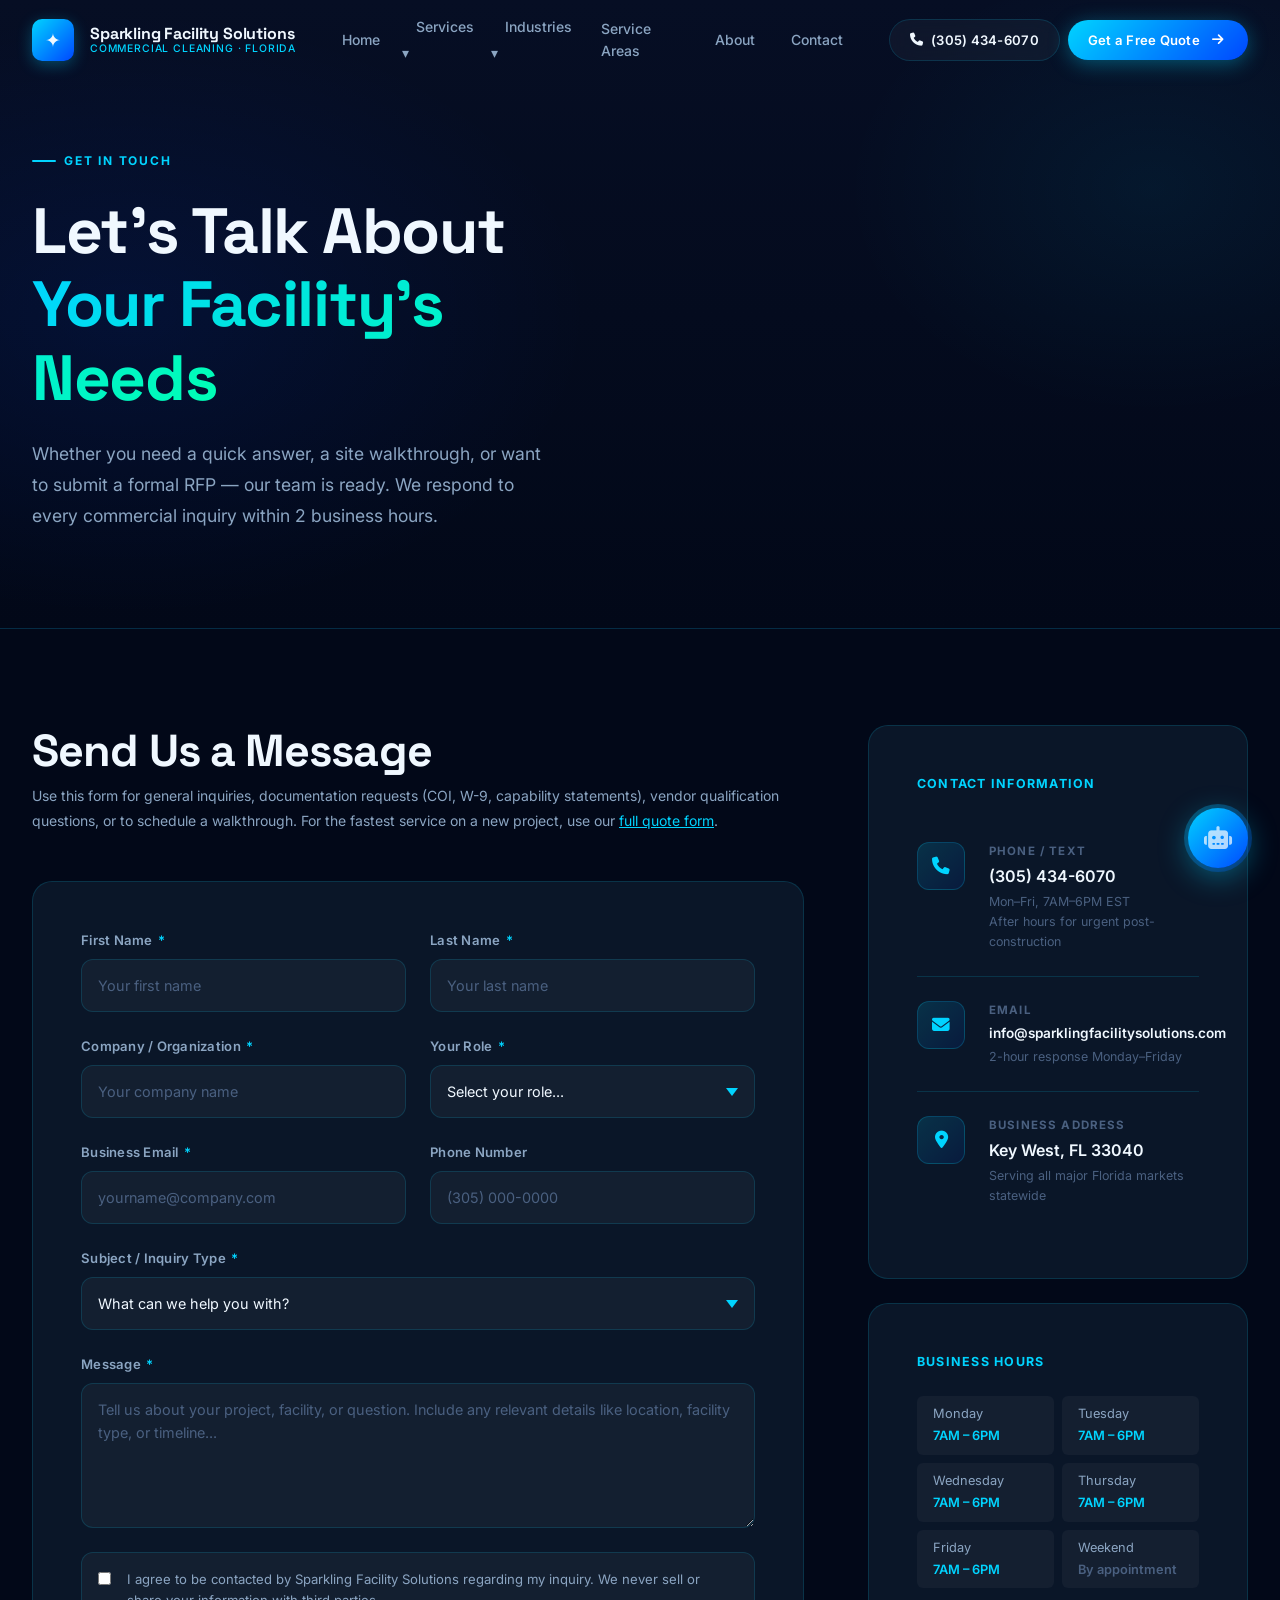
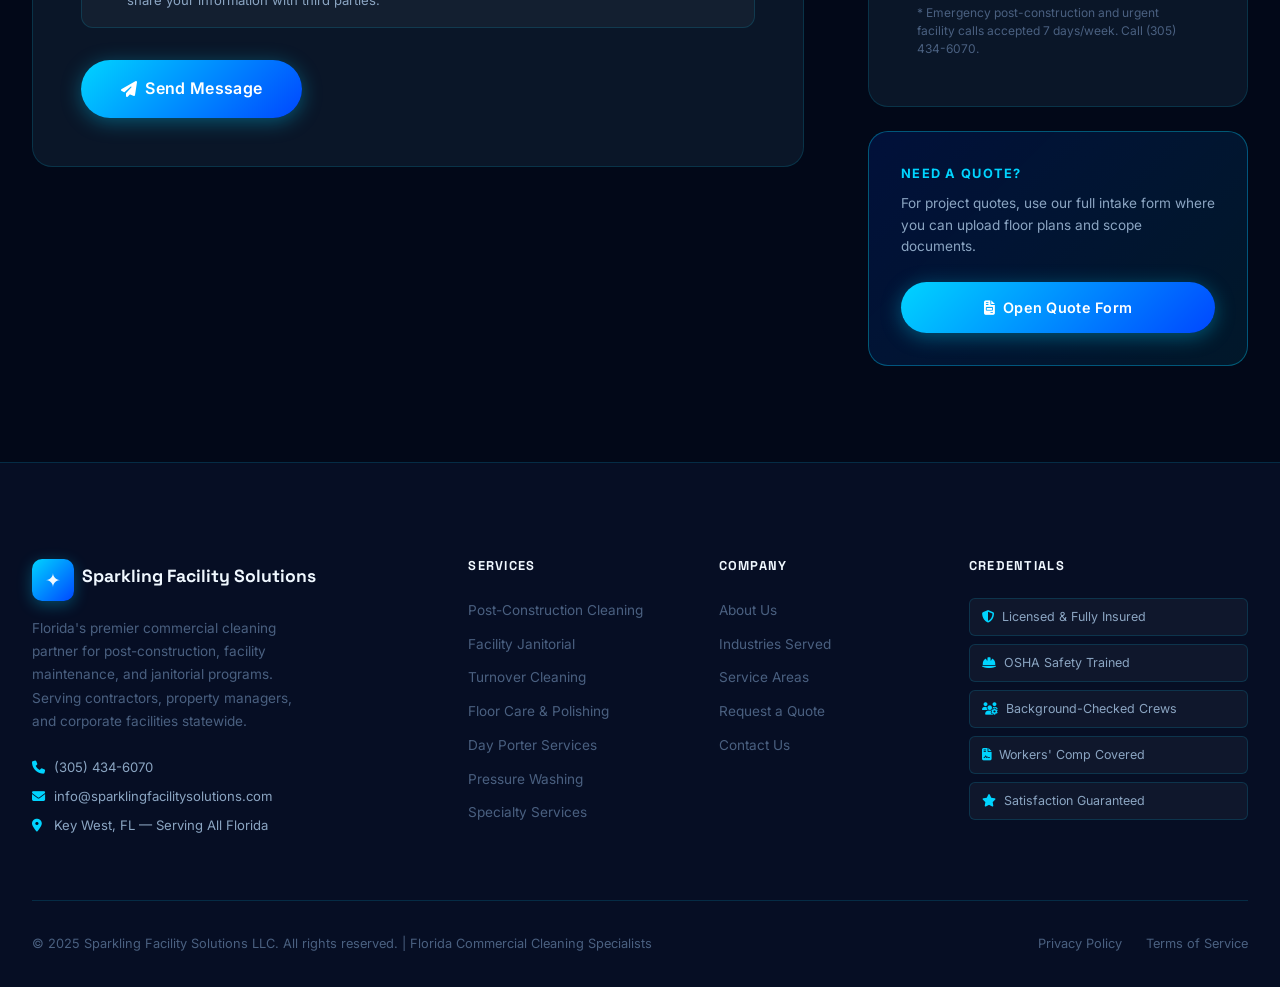
<file: code_sandbox_light_33e7a18f_1776620579/contact.html>
<!DOCTYPE html>
<html lang="en">
<head>
  <meta charset="UTF-8" />
  <meta name="viewport" content="width=device-width, initial-scale=1.0" />
  <title>Contact Sparkling Facility Solutions | Florida Commercial Cleaning Specialists</title>
  <meta name="description" content="Contact Sparkling Facility Solutions for commercial cleaning services in Florida. Call (305) 434-6070, email us, or submit an inquiry. We respond within 2 business hours. Licensed, insured, and statewide." />
  <meta name="keywords" content="contact commercial cleaning Florida, sparkling facility solutions contact, commercial cleaning inquiry Florida, facility cleaning quote request" />
  <meta name="robots" content="index, follow" />
  <link rel="canonical" href="https://www.sparklingfacilitysolutions.com/contact.html" />
  <meta property="og:title" content="Contact Sparkling Facility Solutions | Florida Commercial Cleaning" />
  <meta property="og:description" content="Get in touch with Florida's commercial cleaning specialists. Call, email, or submit a request. 2-hour response guarantee." />

  <link rel="preconnect" href="https://fonts.googleapis.com" />
  <link rel="preconnect" href="https://fonts.gstatic.com" crossorigin />
  <link href="https://fonts.googleapis.com/css2?family=Inter:wght@300;400;500;600;700;800;900&family=Space+Grotesk:wght@300;400;500;600;700&display=swap" rel="stylesheet" />
  <link rel="stylesheet" href="https://cdn.jsdelivr.net/npm/@fortawesome/fontawesome-free@6.5.0/css/all.min.css" />
  <link rel="stylesheet" href="css/design-system.css" />

  <style>
    .contact-layout {
      display: grid;
      grid-template-columns: 1fr 380px;
      gap: var(--space-3xl);
      align-items: start;
    }
    .contact-info-card {
      background: var(--color-bg-card);
      border: 1px solid var(--color-border);
      border-radius: var(--radius-lg);
      padding: var(--space-2xl);
      margin-bottom: var(--space-lg);
    }
    .contact-method {
      display: flex;
      align-items: flex-start;
      gap: var(--space-lg);
      padding: var(--space-lg) 0;
      border-bottom: 1px solid var(--color-border);
    }
    .contact-method:last-child { border-bottom: none; }
    .contact-method__icon {
      width: 48px; height: 48px;
      border-radius: var(--radius-md);
      background: linear-gradient(135deg, rgba(0,212,255,0.15), rgba(0,71,255,0.1));
      border: 1px solid rgba(0,212,255,0.2);
      display: flex;
      align-items: center;
      justify-content: center;
      font-size: 1.1rem;
      color: var(--color-primary);
      flex-shrink: 0;
    }
    .contact-method__label { font-size: 0.72rem; font-weight: 700; text-transform: uppercase; letter-spacing: 0.1em; color: var(--color-text-muted); margin-bottom: 4px; }
    .contact-method__value { font-size: 1rem; font-weight: 600; color: var(--color-text-primary); }
    .contact-method__desc { font-size: 0.78rem; color: var(--color-text-muted); margin-top: 2px; }

    .hours-grid {
      display: grid;
      grid-template-columns: 1fr 1fr;
      gap: var(--space-sm);
      margin-top: var(--space-lg);
    }
    .hours-item {
      padding: var(--space-sm) var(--space-md);
      background: var(--color-bg-glass-light);
      border-radius: var(--radius-sm);
      font-size: 0.8rem;
    }
    .hours-item__day { color: var(--color-text-secondary); margin-bottom: 2px; }
    .hours-item__time { color: var(--color-primary); font-weight: 600; }

    @media (max-width: 1024px) { .contact-layout { grid-template-columns: 1fr; } }
    .sr-only { position:absolute; width:1px; height:1px; padding:0; margin:-1px; overflow:hidden; clip:rect(0,0,0,0); white-space:nowrap; border:0; }
  </style>

  <script type="application/ld+json">
  {
    "@context": "https://schema.org",
    "@type": "ContactPage",
    "name": "Contact Sparkling Facility Solutions",
    "url": "https://www.sparklingfacilitysolutions.com/contact.html",
    "mainEntity": {
      "@type": "LocalBusiness",
      "name": "Sparkling Facility Solutions LLC",
      "telephone": "+1-305-434-6070",
      "email": "info@sparklingfacilitysolutions.com",
      "address": {
        "@type": "PostalAddress",
        "streetAddress": "1544 5th St",
        "addressLocality": "Key West",
        "addressRegion": "FL",
        "postalCode": "33040"
      }
    }
  }
  </script>
</head>

<body>
  <a href="#main-content" class="sr-only" style="position:absolute;z-index:9999;padding:8px 16px;background:var(--color-primary);color:#000;font-weight:700;border-radius:4px;">Skip to Main Content</a>

  <div id="nav-placeholder"></div>

  <main id="main-content">

    <section class="page-hero" aria-labelledby="contact-title">
      <div class="container page-hero__inner">
        <div class="section-label fade-in">Get in Touch</div>
        <h1 class="fade-in" id="contact-title" style="max-width:600px;margin-bottom:var(--space-lg);">
          Let's Talk About<br />
          <em style="font-style:normal;background:linear-gradient(135deg,var(--color-primary),var(--color-accent));-webkit-background-clip:text;-webkit-text-fill-color:transparent;background-clip:text;">Your Facility's Needs</em>
        </h1>
        <p class="section-subtitle fade-in" style="max-width:520px;">
          Whether you need a quick answer, a site walkthrough, or want to submit a formal RFP — 
          our team is ready. We respond to every commercial inquiry within 2 business hours.
        </p>
      </div>
    </section>

    <section class="section" aria-labelledby="contact-form-heading">
      <div class="container">
        <div class="contact-layout">

          <!-- Contact Form -->
          <div>
            <h2 id="contact-form-heading" style="margin-bottom:var(--space-sm);">Send Us a Message</h2>
            <p style="font-size:0.875rem;color:var(--color-text-secondary);margin-bottom:var(--space-2xl);">
              Use this form for general inquiries, documentation requests (COI, W-9, capability statements), 
              vendor qualification questions, or to schedule a walkthrough. For the fastest service 
              on a new project, use our <a href="quote.html" style="color:var(--color-primary);text-decoration:underline;">full quote form</a>.
            </p>

            <form id="contact-form" class="card" style="padding:var(--space-2xl);" novalidate aria-label="Contact inquiry form">
              <div class="form-grid">
                <div class="form-group">
                  <label for="c_first_name" class="form-label">First Name <span style="color:var(--color-primary);">*</span></label>
                  <input type="text" id="c_first_name" name="first_name" class="form-input" placeholder="Your first name" required aria-required="true" autocomplete="given-name" />
                </div>
                <div class="form-group">
                  <label for="c_last_name" class="form-label">Last Name <span style="color:var(--color-primary);">*</span></label>
                  <input type="text" id="c_last_name" name="last_name" class="form-input" placeholder="Your last name" required aria-required="true" autocomplete="family-name" />
                </div>
                <div class="form-group">
                  <label for="c_company" class="form-label">Company / Organization <span style="color:var(--color-primary);">*</span></label>
                  <input type="text" id="c_company" name="company" class="form-input" placeholder="Your company name" required aria-required="true" autocomplete="organization" />
                </div>
                <div class="form-group">
                  <label for="c_role" class="form-label">Your Role <span style="color:var(--color-primary);">*</span></label>
                  <select id="c_role" name="role" class="form-select" required aria-required="true">
                    <option value="" disabled selected>Select your role...</option>
                    <option>General Contractor / Project Manager</option>
                    <option>Property Manager</option>
                    <option>Facility Manager</option>
                    <option>Office Manager</option>
                    <option>Operations Manager</option>
                    <option>Procurement / Purchasing</option>
                    <option>Business Owner</option>
                    <option>Real Estate Professional</option>
                    <option>Developer</option>
                    <option>Other</option>
                  </select>
                </div>
                <div class="form-group">
                  <label for="c_email" class="form-label">Business Email <span style="color:var(--color-primary);">*</span></label>
                  <input type="email" id="c_email" name="email" class="form-input" placeholder="yourname@company.com" required aria-required="true" autocomplete="email" />
                </div>
                <div class="form-group">
                  <label for="c_phone" class="form-label">Phone Number</label>
                  <input type="tel" id="c_phone" name="phone" class="form-input" placeholder="(305) 000-0000" autocomplete="tel" />
                </div>
              </div>

              <div class="form-group" style="margin-top:var(--space-lg);">
                <label for="c_subject" class="form-label">Subject / Inquiry Type <span style="color:var(--color-primary);">*</span></label>
                <select id="c_subject" name="subject" class="form-select" required aria-required="true">
                  <option value="" disabled selected>What can we help you with?</option>
                  <option value="New Project Quote">New Project Quote</option>
                  <option value="Service Information">Service Information</option>
                  <option value="Insurance / COI Request">Insurance / COI Request</option>
                  <option value="W-9 Request">W-9 Request</option>
                  <option value="Capability Statement">Capability Statement</option>
                  <option value="Vendor Qualification">Vendor Qualification / Onboarding</option>
                  <option value="Existing Contract">Existing Contract / Account Question</option>
                  <option value="Site Walkthrough Request">Schedule a Site Walkthrough</option>
                  <option value="Emergency Service">Emergency / Urgent Service Request</option>
                  <option value="Other">Other</option>
                </select>
              </div>

              <div class="form-group" style="margin-top:var(--space-lg);">
                <label for="c_message" class="form-label">Message <span style="color:var(--color-primary);">*</span></label>
                <textarea
                  id="c_message"
                  name="message"
                  class="form-textarea"
                  rows="5"
                  placeholder="Tell us about your project, facility, or question. Include any relevant details like location, facility type, or timeline..."
                  required
                  aria-required="true"
                ></textarea>
              </div>

              <div style="margin-top:var(--space-lg);padding:var(--space-md);background:var(--color-bg-glass-light);border:1px solid var(--color-border);border-radius:var(--radius-md);">
                <label style="display:flex;align-items:flex-start;gap:var(--space-md);cursor:pointer;">
                  <input type="checkbox" id="c_consent" required style="margin-top:3px;accent-color:var(--color-primary);flex-shrink:0;" aria-required="true" />
                  <span style="font-size:0.82rem;color:var(--color-text-secondary);line-height:1.6;">
                    I agree to be contacted by Sparkling Facility Solutions regarding my inquiry. 
                    We never sell or share your information with third parties.
                  </span>
                </label>
              </div>

              <div style="margin-top:var(--space-xl);">
                <button type="submit" class="btn btn--primary btn--lg" id="contact-submit">
                  <i class="fa-solid fa-paper-plane" aria-hidden="true"></i>
                  Send Message
                </button>
              </div>
            </form>

            <!-- Success State -->
            <div id="contact-success" style="display:none;" class="card" style="padding:var(--space-3xl);text-align:center;" role="status" aria-live="polite">
              <div style="width:70px;height:70px;border-radius:50%;background:linear-gradient(135deg,var(--color-primary),var(--color-accent));display:flex;align-items:center;justify-content:center;font-size:2rem;margin:0 auto 1.5rem;box-shadow:0 0 30px rgba(0,212,255,0.3);" aria-hidden="true">✓</div>
              <h3 style="margin-bottom:var(--space-md);">Message Sent!</h3>
              <p style="color:var(--color-text-secondary);line-height:1.8;max-width:420px;margin:0 auto var(--space-xl);">
                Thank you for reaching out. A Sparkling Facility Solutions team member will 
                respond to your inquiry within <strong style="color:var(--color-primary);">2 business hours</strong>.
              </p>
              <a href="index.html" class="btn btn--outline">Return to Homepage</a>
            </div>
          </div>

          <!-- Sidebar: Contact Info -->
          <aside aria-label="Contact information">
            <div class="contact-info-card">
              <div style="font-size:0.78rem;font-weight:700;text-transform:uppercase;letter-spacing:0.1em;color:var(--color-primary);margin-bottom:var(--space-lg);">Contact Information</div>

              <div class="contact-method" role="group" aria-label="Phone contact">
                <div class="contact-method__icon" aria-hidden="true"><i class="fa-solid fa-phone"></i></div>
                <div>
                  <div class="contact-method__label">Phone / Text</div>
                  <div class="contact-method__value"><a href="tel:3054346070" style="color:inherit;">(305) 434-6070</a></div>
                  <div class="contact-method__desc">Mon–Fri, 7AM–6PM EST<br />After hours for urgent post-construction</div>
                </div>
              </div>

              <div class="contact-method" role="group" aria-label="Email contact">
                <div class="contact-method__icon" aria-hidden="true"><i class="fa-solid fa-envelope"></i></div>
                <div>
                  <div class="contact-method__label">Email</div>
                  <div class="contact-method__value" style="font-size:0.85rem;"><a href="mailto:info@sparklingfacilitysolutions.com" style="color:inherit;">info@sparklingfacilitysolutions.com</a></div>
                  <div class="contact-method__desc">2-hour response Monday–Friday</div>
                </div>
              </div>

              <div class="contact-method" role="group" aria-label="Business address">
                <div class="contact-method__icon" aria-hidden="true"><i class="fa-solid fa-location-dot"></i></div>
                <div>
                  <div class="contact-method__label">Business Address</div>
                  <div class="contact-method__value">Key West, FL 33040</div>
                  <div class="contact-method__desc">Serving all major Florida markets statewide</div>
                </div>
              </div>
            </div>

            <!-- Business Hours -->
            <div class="contact-info-card">
              <div style="font-size:0.78rem;font-weight:700;text-transform:uppercase;letter-spacing:0.1em;color:var(--color-primary);margin-bottom:var(--space-md);">Business Hours</div>
              <div class="hours-grid" aria-label="Business hours">
                <div class="hours-item">
                  <div class="hours-item__day">Monday</div>
                  <div class="hours-item__time">7AM – 6PM</div>
                </div>
                <div class="hours-item">
                  <div class="hours-item__day">Tuesday</div>
                  <div class="hours-item__time">7AM – 6PM</div>
                </div>
                <div class="hours-item">
                  <div class="hours-item__day">Wednesday</div>
                  <div class="hours-item__time">7AM – 6PM</div>
                </div>
                <div class="hours-item">
                  <div class="hours-item__day">Thursday</div>
                  <div class="hours-item__time">7AM – 6PM</div>
                </div>
                <div class="hours-item">
                  <div class="hours-item__day">Friday</div>
                  <div class="hours-item__time">7AM – 6PM</div>
                </div>
                <div class="hours-item">
                  <div class="hours-item__day">Weekend</div>
                  <div class="hours-item__time" style="color:var(--color-text-muted);">By appointment</div>
                </div>
              </div>
              <p style="font-size:0.75rem;color:var(--color-text-muted);margin-top:var(--space-md);line-height:1.5;">
                * Emergency post-construction and urgent facility calls accepted 7 days/week. 
                Call (305) 434-6070.
              </p>
            </div>

            <!-- Quick Quote CTA -->
            <div style="background:linear-gradient(135deg,rgba(0,71,255,0.15),rgba(0,212,255,0.08));border:1px solid var(--color-border-strong);border-radius:var(--radius-lg);padding:var(--space-xl);">
              <div style="font-size:0.8rem;font-weight:700;text-transform:uppercase;letter-spacing:0.1em;color:var(--color-primary);margin-bottom:var(--space-sm);">Need a Quote?</div>
              <p style="font-size:0.85rem;color:var(--color-text-secondary);margin-bottom:var(--space-lg);line-height:1.6;">
                For project quotes, use our full intake form where you can upload floor plans and scope documents.
              </p>
              <a href="quote.html" class="btn btn--primary w-full" style="justify-content:center;">
                <i class="fa-solid fa-file-invoice" aria-hidden="true"></i>
                Open Quote Form
              </a>
            </div>
          </aside>
        </div>
      </div>
    </section>

  </main>

  <div id="footer-placeholder"></div>
  <div id="ai-widget-placeholder"></div>

  <script src="js/components.js" defer></script>
  <script src="js/main.js" defer></script>

  <script>
    document.addEventListener('DOMContentLoaded', () => {
      document.getElementById('contact-form').addEventListener('submit', async (e) => {
        e.preventDefault();

        const form = e.target;
        const btn = document.getElementById('contact-submit');

        // Validate
        const req = form.querySelectorAll('[required]');
        let valid = true;
        req.forEach(f => {
          if (f.type === 'checkbox') {
            if (!f.checked) { valid = false; f.style.outline = '2px solid #ff4444'; }
            else f.style.outline = '';
          } else {
            if (!f.value.trim()) { f.style.borderColor = '#ff4444'; valid = false; }
            else f.style.borderColor = '';
          }
        });

        if (!valid) {
          const t = document.createElement('div');
          t.className = 'toast toast--error show';
          t.innerHTML = '<i class="fa-solid fa-circle-exclamation toast__icon" aria-hidden="true"></i><span class="toast__text">Please fill in all required fields</span>';
          document.body.appendChild(t);
          setTimeout(() => t.remove(), 3500);
          return;
        }

        btn.innerHTML = '<i class="fa-solid fa-spinner fa-spin" aria-hidden="true"></i> Sending...';
        btn.disabled = true;

        const data = {
          first_name: document.getElementById('c_first_name').value,
          last_name: document.getElementById('c_last_name').value,
          company: document.getElementById('c_company').value,
          role: document.getElementById('c_role').value,
          email: document.getElementById('c_email').value,
          phone: document.getElementById('c_phone').value,
          subject: document.getElementById('c_subject').value,
          message: document.getElementById('c_message').value,
          source: 'Contact Form',
          submitted_at: new Date().toISOString()
        };

        try {
          await fetch('tables/contact_inquiries', {
            method: 'POST',
            headers: { 'Content-Type': 'application/json' },
            body: JSON.stringify(data)
          });
        } catch(err) { /* Continue */ }

        form.style.display = 'none';
        const success = document.getElementById('contact-success');
        success.style.display = 'block';
        success.classList.add('card');
        success.style.padding = 'var(--space-3xl)';
        success.style.textAlign = 'center';
      });
    });
  </script>
</body>
</html>
</file>
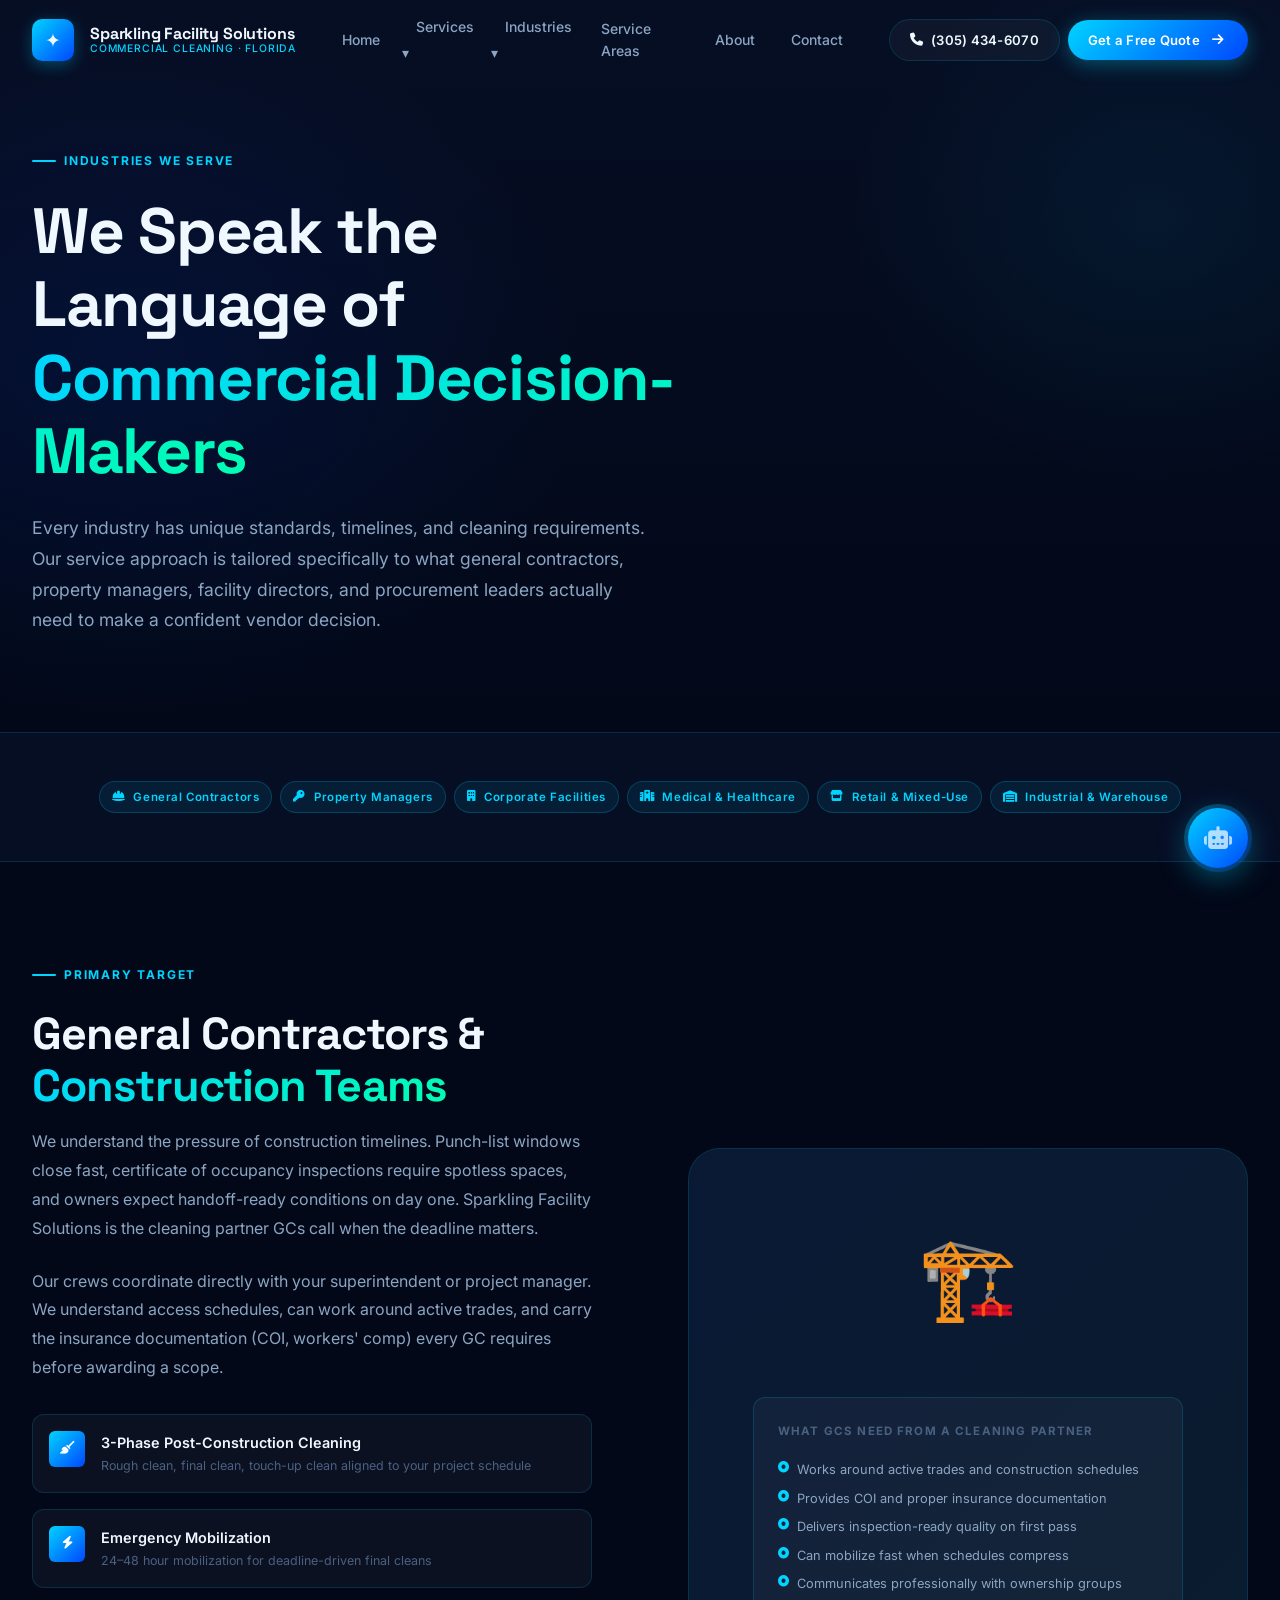
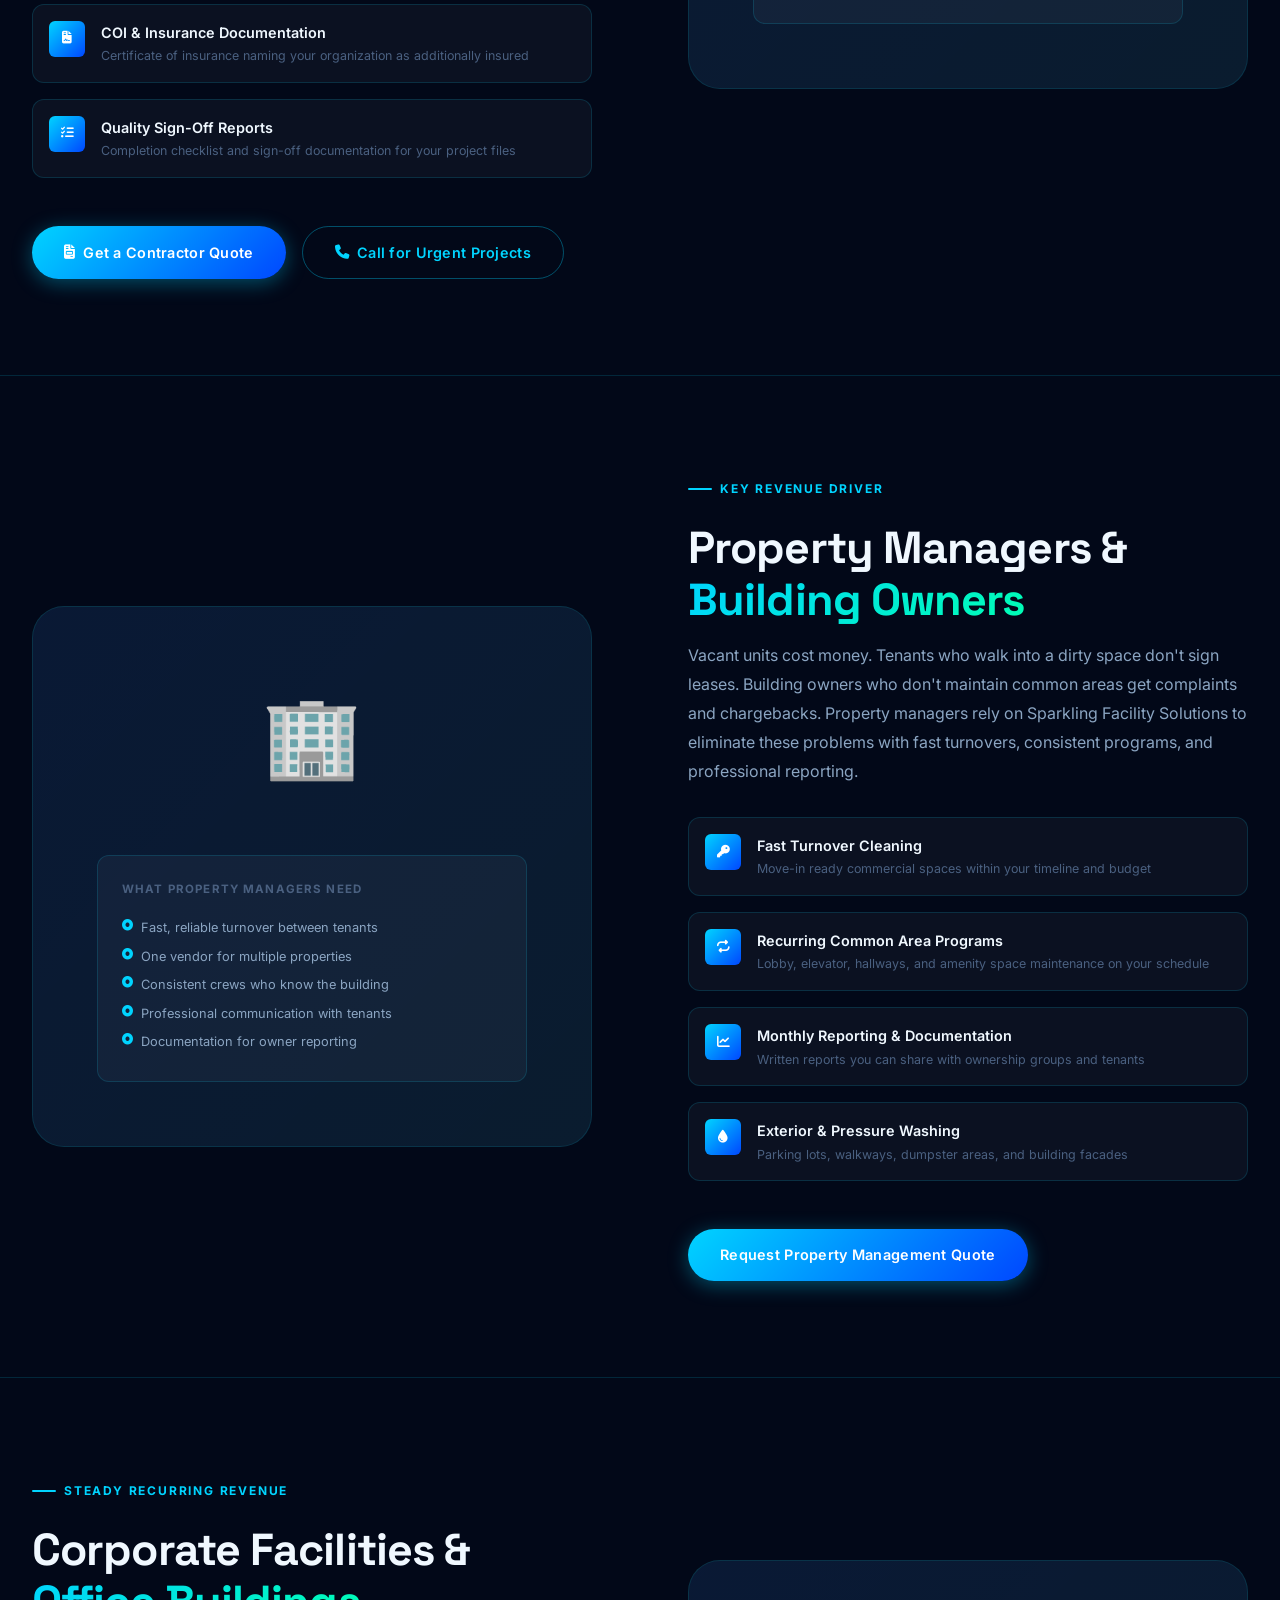
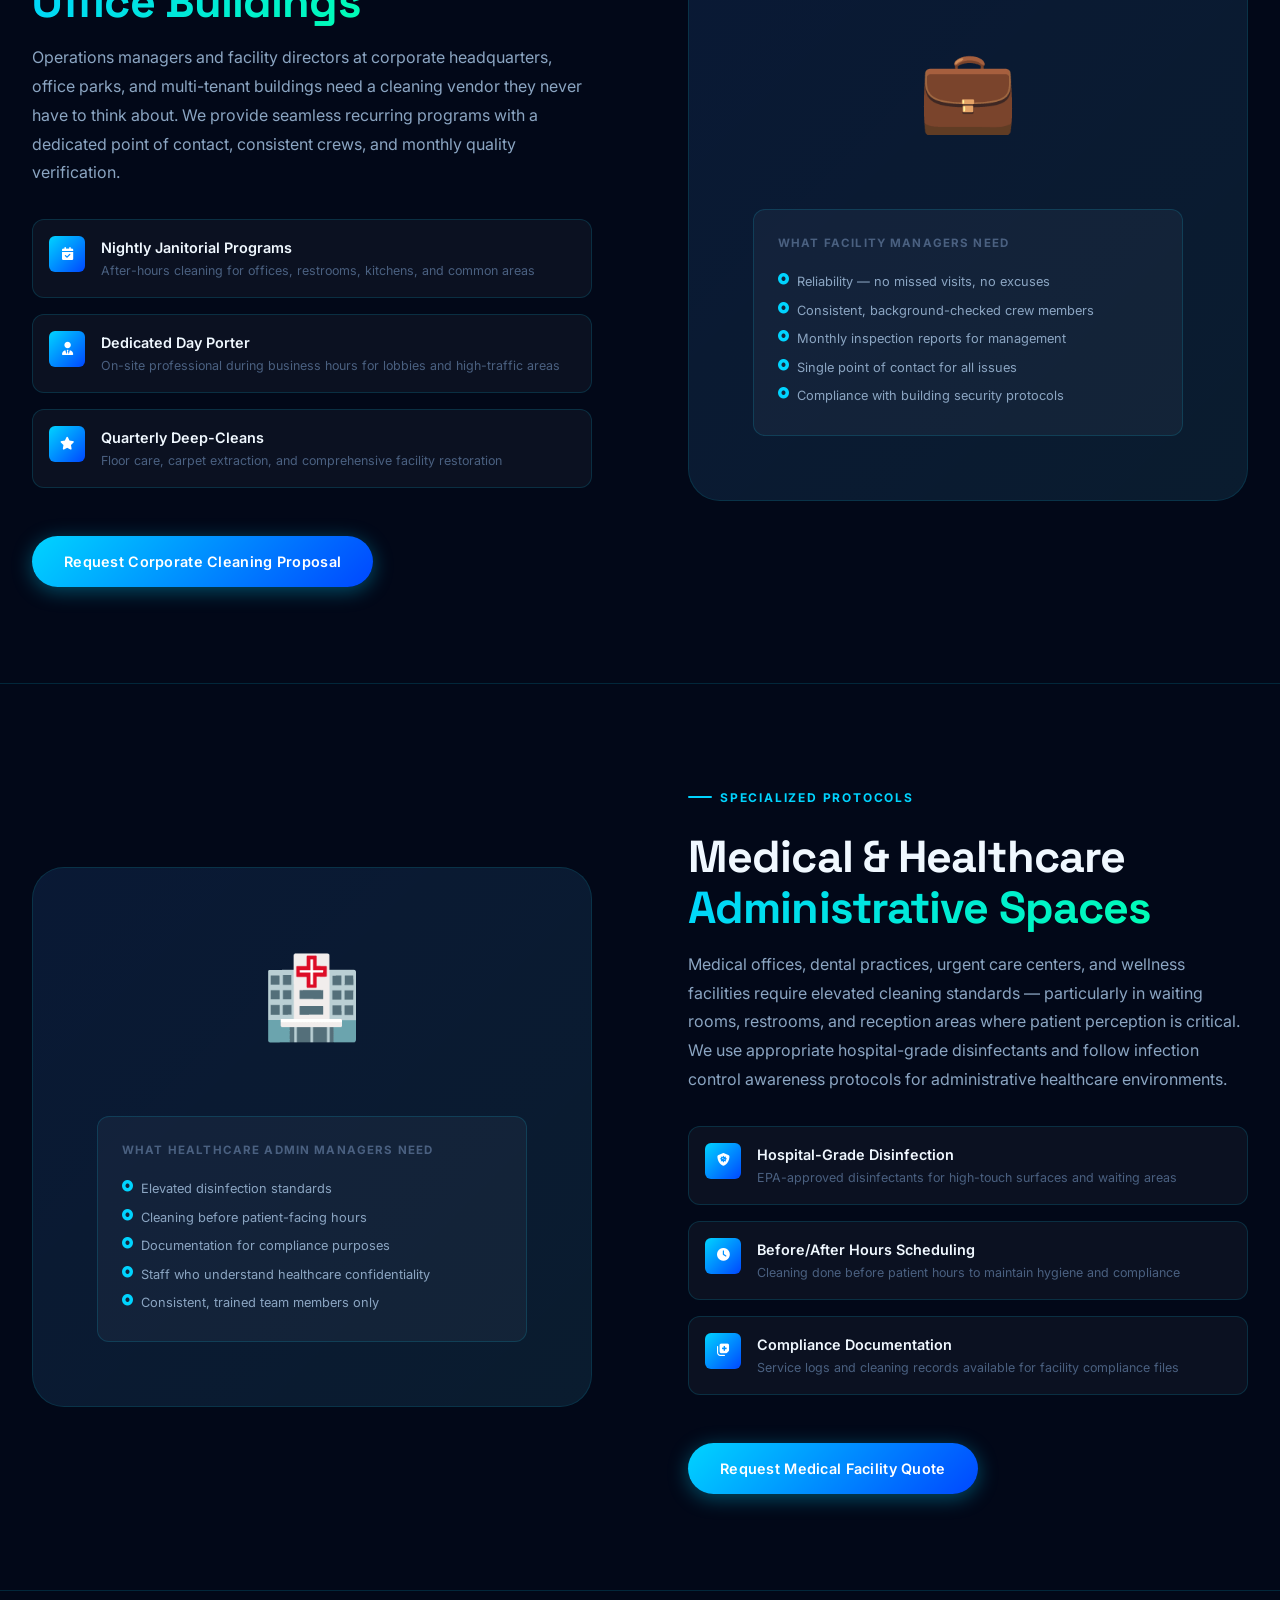
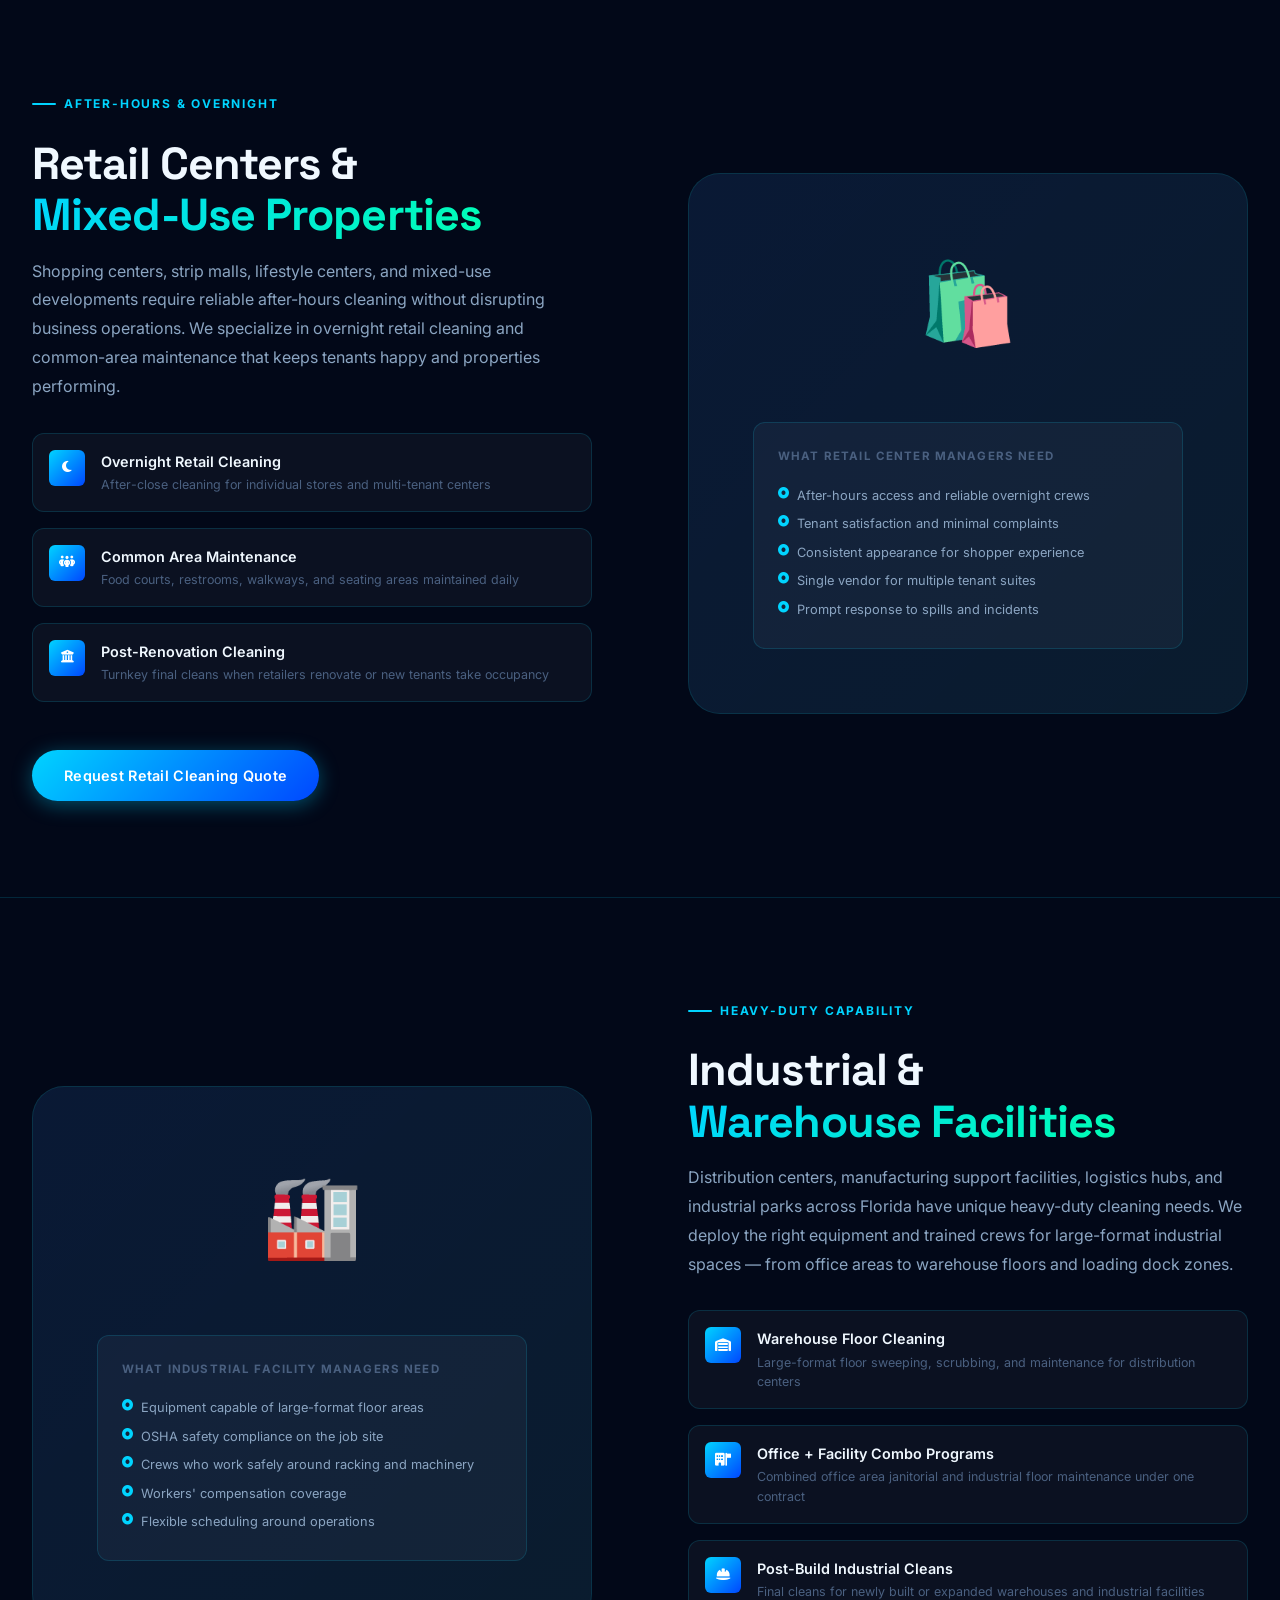
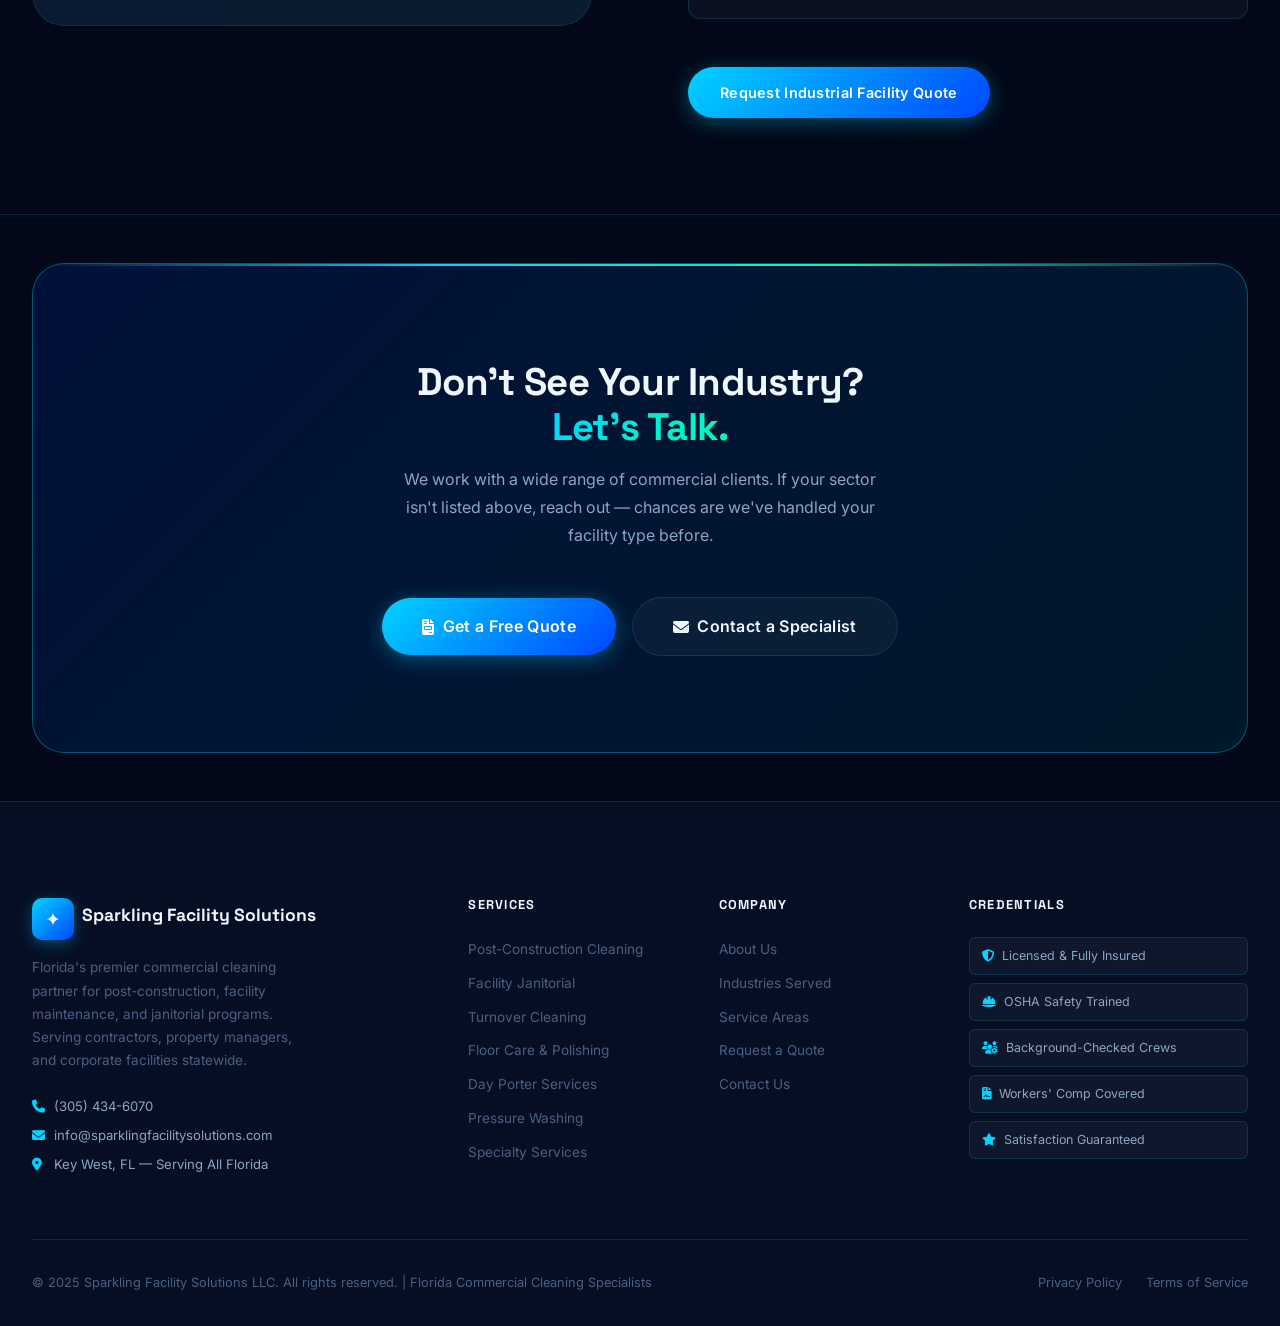
<file: code_sandbox_light_33e7a18f_1776620579/industries.html>
<!DOCTYPE html>
<html lang="en">
<head>
  <meta charset="UTF-8" />
  <meta name="viewport" content="width=device-width, initial-scale=1.0" />
  <title>Industries Served | Commercial Cleaning for Contractors, Property Managers & Facilities | Sparkling Facility Solutions</title>
  <meta name="description" content="Sparkling Facility Solutions serves general contractors, property managers, corporate facilities, medical offices, retail centers, and industrial sites across Florida with specialized commercial cleaning solutions." />
  <meta name="keywords" content="commercial cleaning for general contractors Florida, property management cleaning Florida, corporate facility cleaning, medical office cleaning Florida, retail commercial cleaning, industrial warehouse cleaning Florida" />
  <meta name="robots" content="index, follow" />
  <link rel="canonical" href="https://www.sparklingfacilitysolutions.com/industries.html" />
  <meta property="og:title" content="Industries Served | Sparkling Facility Solutions Florida" />
  <meta property="og:description" content="Specialized commercial cleaning for contractors, property managers, corporate facilities, medical offices, and more across Florida." />
  <meta property="og:url" content="https://www.sparklingfacilitysolutions.com/industries.html" />

  <script type="application/ld+json">
  {
    "@context": "https://schema.org",
    "@type": "Service",
    "name": "Commercial Cleaning for Multiple Industries",
    "provider": {"@type": "LocalBusiness", "name": "Sparkling Facility Solutions LLC"},
    "areaServed": {"@type": "State", "name": "Florida"},
    "description": "B2B commercial cleaning services tailored for general contractors, property managers, corporate facilities, medical offices, retail, and industrial clients"
  }
  </script>

  <link rel="preconnect" href="https://fonts.googleapis.com" />
  <link rel="preconnect" href="https://fonts.gstatic.com" crossorigin />
  <link href="https://fonts.googleapis.com/css2?family=Inter:wght@300;400;500;600;700;800;900&family=Space+Grotesk:wght@300;400;500;600;700&display=swap" rel="stylesheet" />
  <link rel="stylesheet" href="https://cdn.jsdelivr.net/npm/@fortawesome/fontawesome-free@6.5.0/css/all.min.css" />
  <link rel="stylesheet" href="css/design-system.css" />

  <style>
    .industry-section {
      padding: var(--space-4xl) 0;
      border-bottom: 1px solid var(--color-border);
    }
    .industry-section:last-child { border-bottom: none; }

    .industry-layout {
      display: grid;
      grid-template-columns: 1fr 1fr;
      gap: var(--space-4xl);
      align-items: center;
    }

    .industry-layout.reverse { direction: rtl; }
    .industry-layout.reverse > * { direction: ltr; }

    .industry-visual {
      background: var(--color-bg-card);
      border: 1px solid var(--color-border);
      border-radius: var(--radius-xl);
      padding: var(--space-3xl);
      position: relative;
      overflow: hidden;
      min-height: 340px;
      display: flex;
      align-items: center;
      justify-content: center;
      flex-direction: column;
      gap: var(--space-lg);
    }

    .industry-visual::before {
      content: '';
      position: absolute;
      inset: 0;
      background: linear-gradient(135deg, rgba(0,71,255,0.06) 0%, rgba(0,212,255,0.03) 100%);
    }

    .industry-visual__emoji {
      font-size: 5rem;
      position: relative;
      z-index: 1;
    }

    .industry-pain-points {
      background: var(--color-bg-glass-light);
      border: 1px solid var(--color-border);
      border-radius: var(--radius-md);
      padding: var(--space-lg);
      margin-top: var(--space-xl);
      position: relative;
      z-index: 1;
      width: 100%;
    }

    .industry-pain-points__title {
      font-size: 0.72rem;
      font-weight: 700;
      letter-spacing: 0.1em;
      text-transform: uppercase;
      color: var(--color-text-muted);
      margin-bottom: var(--space-md);
    }

    .pain-point {
      display: flex;
      align-items: flex-start;
      gap: var(--space-sm);
      font-size: 0.8rem;
      color: var(--color-text-secondary);
      padding: var(--space-xs) 0;
    }

    .pain-point i { color: var(--color-primary); margin-top: 2px; font-size: 0.7rem; }

    .solution-list {
      display: flex;
      flex-direction: column;
      gap: var(--space-md);
      margin-top: var(--space-xl);
    }

    .solution-item {
      display: flex;
      align-items: flex-start;
      gap: var(--space-md);
      padding: var(--space-md);
      background: var(--color-bg-glass-light);
      border: 1px solid var(--color-border);
      border-radius: var(--radius-md);
      transition: all var(--transition-fast);
    }

    .solution-item:hover {
      border-color: var(--color-border-strong);
      background: var(--color-primary-glow);
    }

    .solution-item__icon {
      width: 36px; height: 36px;
      border-radius: var(--radius-sm);
      background: linear-gradient(135deg, var(--color-primary), var(--color-secondary));
      display: flex;
      align-items: center;
      justify-content: center;
      font-size: 0.8rem;
      color: #fff;
      flex-shrink: 0;
    }

    .solution-item__title {
      font-size: 0.9rem;
      font-weight: 600;
      color: var(--color-text-primary);
    }

    .solution-item__desc {
      font-size: 0.78rem;
      color: var(--color-text-muted);
      margin-top: 2px;
    }

    .industry-badge {
      display: inline-flex;
      align-items: center;
      gap: var(--space-sm);
      padding: 0.35rem 0.75rem;
      background: rgba(0,212,255,0.08);
      border: 1px solid rgba(0,212,255,0.2);
      border-radius: var(--radius-full);
      font-size: 0.72rem;
      font-weight: 600;
      color: var(--color-primary);
      letter-spacing: 0.05em;
    }

    @media (max-width: 900px) {
      .industry-layout, .industry-layout.reverse { 
        grid-template-columns: 1fr; 
        direction: ltr;
      }
    }

    .sr-only {
      position: absolute; width: 1px; height: 1px;
      padding: 0; margin: -1px; overflow: hidden;
      clip: rect(0,0,0,0); white-space: nowrap; border: 0;
    }
  </style>
</head>

<body>
  <a href="#main-content" class="sr-only" style="position:absolute;z-index:9999;padding:8px 16px;background:var(--color-primary);color:#000;font-weight:700;border-radius:4px;">Skip to Main Content</a>

  <div id="nav-placeholder"></div>

  <main id="main-content">

    <!-- PAGE HERO -->
    <section class="page-hero" aria-labelledby="industries-page-title">
      <div class="container page-hero__inner">
        <div class="section-label fade-in">Industries We Serve</div>
        <h1 class="fade-in" id="industries-page-title" style="max-width:700px;margin-bottom:var(--space-lg);">
          We Speak the Language of <em style="font-style:normal;background:linear-gradient(135deg,var(--color-primary),var(--color-accent));-webkit-background-clip:text;-webkit-text-fill-color:transparent;background-clip:text;">Commercial Decision-Makers</em>
        </h1>
        <p class="section-subtitle fade-in" style="max-width:620px;">
          Every industry has unique standards, timelines, and cleaning requirements. 
          Our service approach is tailored specifically to what general contractors, property managers, 
          facility directors, and procurement leaders actually need to make a confident vendor decision.
        </p>
      </div>
    </section>

    <!-- INDUSTRIES OVERVIEW -->
    <section class="section--sm" style="background:var(--color-bg-dark);border-bottom:1px solid var(--color-border);" aria-label="Industries quick navigation">
      <div class="container">
        <nav aria-label="Jump to industry section" style="display:flex;flex-wrap:wrap;gap:var(--space-sm);justify-content:center;">
          <a href="#contractors" class="industry-badge"><i class="fa-solid fa-hard-hat" aria-hidden="true"></i> General Contractors</a>
          <a href="#property-managers" class="industry-badge"><i class="fa-solid fa-key" aria-hidden="true"></i> Property Managers</a>
          <a href="#offices" class="industry-badge"><i class="fa-solid fa-building" aria-hidden="true"></i> Corporate Facilities</a>
          <a href="#medical" class="industry-badge"><i class="fa-solid fa-hospital" aria-hidden="true"></i> Medical &amp; Healthcare</a>
          <a href="#retail" class="industry-badge"><i class="fa-solid fa-store" aria-hidden="true"></i> Retail &amp; Mixed-Use</a>
          <a href="#industrial" class="industry-badge"><i class="fa-solid fa-warehouse" aria-hidden="true"></i> Industrial &amp; Warehouse</a>
        </nav>
      </div>
    </section>

    <!-- GENERAL CONTRACTORS -->
    <section class="industry-section" id="contractors" aria-labelledby="contractors-heading">
      <div class="container">
        <div class="industry-layout">
          <div class="fade-in-left">
            <div class="section-label">Primary Target</div>
            <h2 style="margin-bottom:var(--space-md);" id="contractors-heading">
              General Contractors &amp;<br />
              <span class="gradient-text">Construction Teams</span>
            </h2>
            <p style="color:var(--color-text-secondary);line-height:1.8;margin-bottom:var(--space-lg);">
              We understand the pressure of construction timelines. Punch-list windows close fast, 
              certificate of occupancy inspections require spotless spaces, and owners expect 
              handoff-ready conditions on day one. Sparkling Facility Solutions is the cleaning 
              partner GCs call when the deadline matters.
            </p>
            <p style="color:var(--color-text-secondary);line-height:1.8;margin-bottom:var(--space-xl);">
              Our crews coordinate directly with your superintendent or project manager. We understand 
              access schedules, can work around active trades, and carry the insurance documentation 
              (COI, workers' comp) every GC requires before awarding a scope.
            </p>

            <div class="solution-list" role="list" aria-label="Solutions for general contractors">
              <div class="solution-item" role="listitem">
                <div class="solution-item__icon" aria-hidden="true"><i class="fa-solid fa-broom"></i></div>
                <div>
                  <div class="solution-item__title">3-Phase Post-Construction Cleaning</div>
                  <div class="solution-item__desc">Rough clean, final clean, touch-up clean aligned to your project schedule</div>
                </div>
              </div>
              <div class="solution-item" role="listitem">
                <div class="solution-item__icon" aria-hidden="true"><i class="fa-solid fa-bolt"></i></div>
                <div>
                  <div class="solution-item__title">Emergency Mobilization</div>
                  <div class="solution-item__desc">24–48 hour mobilization for deadline-driven final cleans</div>
                </div>
              </div>
              <div class="solution-item" role="listitem">
                <div class="solution-item__icon" aria-hidden="true"><i class="fa-solid fa-file-contract"></i></div>
                <div>
                  <div class="solution-item__title">COI &amp; Insurance Documentation</div>
                  <div class="solution-item__desc">Certificate of insurance naming your organization as additionally insured</div>
                </div>
              </div>
              <div class="solution-item" role="listitem">
                <div class="solution-item__icon" aria-hidden="true"><i class="fa-solid fa-list-check"></i></div>
                <div>
                  <div class="solution-item__title">Quality Sign-Off Reports</div>
                  <div class="solution-item__desc">Completion checklist and sign-off documentation for your project files</div>
                </div>
              </div>
            </div>

            <div style="margin-top:var(--space-2xl);display:flex;gap:var(--space-md);flex-wrap:wrap;">
              <a href="quote.html?industry=contractor" class="btn btn--primary">
                <i class="fa-solid fa-file-invoice" aria-hidden="true"></i>
                Get a Contractor Quote
              </a>
              <a href="tel:3054346070" class="btn btn--outline">
                <i class="fa-solid fa-phone" aria-hidden="true"></i>
                Call for Urgent Projects
              </a>
            </div>
          </div>

          <div class="industry-visual fade-in-right" aria-hidden="true">
            <div class="industry-visual__emoji">🏗️</div>
            <div class="industry-pain-points">
              <div class="industry-pain-points__title">What GCs Need From a Cleaning Partner</div>
              <div class="pain-point"><i class="fa-solid fa-circle-dot" aria-hidden="true"></i> Works around active trades and construction schedules</div>
              <div class="pain-point"><i class="fa-solid fa-circle-dot" aria-hidden="true"></i> Provides COI and proper insurance documentation</div>
              <div class="pain-point"><i class="fa-solid fa-circle-dot" aria-hidden="true"></i> Delivers inspection-ready quality on first pass</div>
              <div class="pain-point"><i class="fa-solid fa-circle-dot" aria-hidden="true"></i> Can mobilize fast when schedules compress</div>
              <div class="pain-point"><i class="fa-solid fa-circle-dot" aria-hidden="true"></i> Communicates professionally with ownership groups</div>
            </div>
          </div>
        </div>
      </div>
    </section>

    <!-- PROPERTY MANAGERS -->
    <section class="industry-section" id="property-managers" aria-labelledby="pm-heading">
      <div class="container">
        <div class="industry-layout reverse">
          <div class="fade-in-right">
            <div class="section-label">Key Revenue Driver</div>
            <h2 style="margin-bottom:var(--space-md);" id="pm-heading">
              Property Managers &amp;<br />
              <span class="gradient-text">Building Owners</span>
            </h2>
            <p style="color:var(--color-text-secondary);line-height:1.8;margin-bottom:var(--space-lg);">
              Vacant units cost money. Tenants who walk into a dirty space don't sign leases. 
              Building owners who don't maintain common areas get complaints and chargebacks. 
              Property managers rely on Sparkling Facility Solutions to eliminate these problems 
              with fast turnovers, consistent programs, and professional reporting.
            </p>

            <div class="solution-list" role="list" aria-label="Solutions for property managers">
              <div class="solution-item" role="listitem">
                <div class="solution-item__icon" aria-hidden="true"><i class="fa-solid fa-key"></i></div>
                <div>
                  <div class="solution-item__title">Fast Turnover Cleaning</div>
                  <div class="solution-item__desc">Move-in ready commercial spaces within your timeline and budget</div>
                </div>
              </div>
              <div class="solution-item" role="listitem">
                <div class="solution-item__icon" aria-hidden="true"><i class="fa-solid fa-repeat"></i></div>
                <div>
                  <div class="solution-item__title">Recurring Common Area Programs</div>
                  <div class="solution-item__desc">Lobby, elevator, hallways, and amenity space maintenance on your schedule</div>
                </div>
              </div>
              <div class="solution-item" role="listitem">
                <div class="solution-item__icon" aria-hidden="true"><i class="fa-solid fa-chart-line"></i></div>
                <div>
                  <div class="solution-item__title">Monthly Reporting &amp; Documentation</div>
                  <div class="solution-item__desc">Written reports you can share with ownership groups and tenants</div>
                </div>
              </div>
              <div class="solution-item" role="listitem">
                <div class="solution-item__icon" aria-hidden="true"><i class="fa-solid fa-droplet"></i></div>
                <div>
                  <div class="solution-item__title">Exterior &amp; Pressure Washing</div>
                  <div class="solution-item__desc">Parking lots, walkways, dumpster areas, and building facades</div>
                </div>
              </div>
            </div>

            <div style="margin-top:var(--space-2xl);">
              <a href="quote.html?industry=property-manager" class="btn btn--primary">Request Property Management Quote</a>
            </div>
          </div>

          <div class="industry-visual fade-in-left" aria-hidden="true">
            <div class="industry-visual__emoji">🏢</div>
            <div class="industry-pain-points">
              <div class="industry-pain-points__title">What Property Managers Need</div>
              <div class="pain-point"><i class="fa-solid fa-circle-dot" aria-hidden="true"></i> Fast, reliable turnover between tenants</div>
              <div class="pain-point"><i class="fa-solid fa-circle-dot" aria-hidden="true"></i> One vendor for multiple properties</div>
              <div class="pain-point"><i class="fa-solid fa-circle-dot" aria-hidden="true"></i> Consistent crews who know the building</div>
              <div class="pain-point"><i class="fa-solid fa-circle-dot" aria-hidden="true"></i> Professional communication with tenants</div>
              <div class="pain-point"><i class="fa-solid fa-circle-dot" aria-hidden="true"></i> Documentation for owner reporting</div>
            </div>
          </div>
        </div>
      </div>
    </section>

    <!-- CORPORATE FACILITIES -->
    <section class="industry-section" id="offices" aria-labelledby="offices-heading">
      <div class="container">
        <div class="industry-layout">
          <div class="fade-in-left">
            <div class="section-label">Steady Recurring Revenue</div>
            <h2 style="margin-bottom:var(--space-md);" id="offices-heading">
              Corporate Facilities &amp;<br />
              <span class="gradient-text">Office Buildings</span>
            </h2>
            <p style="color:var(--color-text-secondary);line-height:1.8;margin-bottom:var(--space-lg);">
              Operations managers and facility directors at corporate headquarters, office parks, 
              and multi-tenant buildings need a cleaning vendor they never have to think about. 
              We provide seamless recurring programs with a dedicated point of contact, consistent 
              crews, and monthly quality verification.
            </p>

            <div class="solution-list" role="list" aria-label="Solutions for corporate facilities">
              <div class="solution-item" role="listitem">
                <div class="solution-item__icon" aria-hidden="true"><i class="fa-solid fa-calendar-check"></i></div>
                <div>
                  <div class="solution-item__title">Nightly Janitorial Programs</div>
                  <div class="solution-item__desc">After-hours cleaning for offices, restrooms, kitchens, and common areas</div>
                </div>
              </div>
              <div class="solution-item" role="listitem">
                <div class="solution-item__icon" aria-hidden="true"><i class="fa-solid fa-user-tie"></i></div>
                <div>
                  <div class="solution-item__title">Dedicated Day Porter</div>
                  <div class="solution-item__desc">On-site professional during business hours for lobbies and high-traffic areas</div>
                </div>
              </div>
              <div class="solution-item" role="listitem">
                <div class="solution-item__icon" aria-hidden="true"><i class="fa-solid fa-star"></i></div>
                <div>
                  <div class="solution-item__title">Quarterly Deep-Cleans</div>
                  <div class="solution-item__desc">Floor care, carpet extraction, and comprehensive facility restoration</div>
                </div>
              </div>
            </div>

            <div style="margin-top:var(--space-2xl);">
              <a href="quote.html?industry=corporate" class="btn btn--primary">Request Corporate Cleaning Proposal</a>
            </div>
          </div>

          <div class="industry-visual fade-in-right" aria-hidden="true">
            <div class="industry-visual__emoji">💼</div>
            <div class="industry-pain-points">
              <div class="industry-pain-points__title">What Facility Managers Need</div>
              <div class="pain-point"><i class="fa-solid fa-circle-dot" aria-hidden="true"></i> Reliability — no missed visits, no excuses</div>
              <div class="pain-point"><i class="fa-solid fa-circle-dot" aria-hidden="true"></i> Consistent, background-checked crew members</div>
              <div class="pain-point"><i class="fa-solid fa-circle-dot" aria-hidden="true"></i> Monthly inspection reports for management</div>
              <div class="pain-point"><i class="fa-solid fa-circle-dot" aria-hidden="true"></i> Single point of contact for all issues</div>
              <div class="pain-point"><i class="fa-solid fa-circle-dot" aria-hidden="true"></i> Compliance with building security protocols</div>
            </div>
          </div>
        </div>
      </div>
    </section>

    <!-- MEDICAL -->
    <section class="industry-section" id="medical" aria-labelledby="medical-heading">
      <div class="container">
        <div class="industry-layout reverse">
          <div class="fade-in-right">
            <div class="section-label">Specialized Protocols</div>
            <h2 style="margin-bottom:var(--space-md);" id="medical-heading">
              Medical &amp; Healthcare<br />
              <span class="gradient-text">Administrative Spaces</span>
            </h2>
            <p style="color:var(--color-text-secondary);line-height:1.8;margin-bottom:var(--space-lg);">
              Medical offices, dental practices, urgent care centers, and wellness facilities 
              require elevated cleaning standards — particularly in waiting rooms, restrooms, 
              and reception areas where patient perception is critical. We use appropriate 
              hospital-grade disinfectants and follow infection control awareness protocols 
              for administrative healthcare environments.
            </p>

            <div class="solution-list" role="list" aria-label="Solutions for medical facilities">
              <div class="solution-item" role="listitem">
                <div class="solution-item__icon" aria-hidden="true"><i class="fa-solid fa-shield-virus"></i></div>
                <div>
                  <div class="solution-item__title">Hospital-Grade Disinfection</div>
                  <div class="solution-item__desc">EPA-approved disinfectants for high-touch surfaces and waiting areas</div>
                </div>
              </div>
              <div class="solution-item" role="listitem">
                <div class="solution-item__icon" aria-hidden="true"><i class="fa-solid fa-clock"></i></div>
                <div>
                  <div class="solution-item__title">Before/After Hours Scheduling</div>
                  <div class="solution-item__desc">Cleaning done before patient hours to maintain hygiene and compliance</div>
                </div>
              </div>
              <div class="solution-item" role="listitem">
                <div class="solution-item__icon" aria-hidden="true"><i class="fa-solid fa-notes-medical"></i></div>
                <div>
                  <div class="solution-item__title">Compliance Documentation</div>
                  <div class="solution-item__desc">Service logs and cleaning records available for facility compliance files</div>
                </div>
              </div>
            </div>

            <div style="margin-top:var(--space-2xl);">
              <a href="quote.html?industry=medical" class="btn btn--primary">Request Medical Facility Quote</a>
            </div>
          </div>

          <div class="industry-visual fade-in-left" aria-hidden="true">
            <div class="industry-visual__emoji">🏥</div>
            <div class="industry-pain-points">
              <div class="industry-pain-points__title">What Healthcare Admin Managers Need</div>
              <div class="pain-point"><i class="fa-solid fa-circle-dot" aria-hidden="true"></i> Elevated disinfection standards</div>
              <div class="pain-point"><i class="fa-solid fa-circle-dot" aria-hidden="true"></i> Cleaning before patient-facing hours</div>
              <div class="pain-point"><i class="fa-solid fa-circle-dot" aria-hidden="true"></i> Documentation for compliance purposes</div>
              <div class="pain-point"><i class="fa-solid fa-circle-dot" aria-hidden="true"></i> Staff who understand healthcare confidentiality</div>
              <div class="pain-point"><i class="fa-solid fa-circle-dot" aria-hidden="true"></i> Consistent, trained team members only</div>
            </div>
          </div>
        </div>
      </div>
    </section>

    <!-- RETAIL -->
    <section class="industry-section" id="retail" aria-labelledby="retail-heading">
      <div class="container">
        <div class="industry-layout">
          <div class="fade-in-left">
            <div class="section-label">After-Hours &amp; Overnight</div>
            <h2 style="margin-bottom:var(--space-md);" id="retail-heading">
              Retail Centers &amp;<br />
              <span class="gradient-text">Mixed-Use Properties</span>
            </h2>
            <p style="color:var(--color-text-secondary);line-height:1.8;margin-bottom:var(--space-lg);">
              Shopping centers, strip malls, lifestyle centers, and mixed-use developments 
              require reliable after-hours cleaning without disrupting business operations. 
              We specialize in overnight retail cleaning and common-area maintenance that 
              keeps tenants happy and properties performing.
            </p>

            <div class="solution-list" role="list" aria-label="Solutions for retail facilities">
              <div class="solution-item" role="listitem">
                <div class="solution-item__icon" aria-hidden="true"><i class="fa-solid fa-moon"></i></div>
                <div>
                  <div class="solution-item__title">Overnight Retail Cleaning</div>
                  <div class="solution-item__desc">After-close cleaning for individual stores and multi-tenant centers</div>
                </div>
              </div>
              <div class="solution-item" role="listitem">
                <div class="solution-item__icon" aria-hidden="true"><i class="fa-solid fa-people-group"></i></div>
                <div>
                  <div class="solution-item__title">Common Area Maintenance</div>
                  <div class="solution-item__desc">Food courts, restrooms, walkways, and seating areas maintained daily</div>
                </div>
              </div>
              <div class="solution-item" role="listitem">
                <div class="solution-item__icon" aria-hidden="true"><i class="fa-solid fa-building-columns"></i></div>
                <div>
                  <div class="solution-item__title">Post-Renovation Cleaning</div>
                  <div class="solution-item__desc">Turnkey final cleans when retailers renovate or new tenants take occupancy</div>
                </div>
              </div>
            </div>

            <div style="margin-top:var(--space-2xl);">
              <a href="quote.html?industry=retail" class="btn btn--primary">Request Retail Cleaning Quote</a>
            </div>
          </div>

          <div class="industry-visual fade-in-right" aria-hidden="true">
            <div class="industry-visual__emoji">🛍️</div>
            <div class="industry-pain-points">
              <div class="industry-pain-points__title">What Retail Center Managers Need</div>
              <div class="pain-point"><i class="fa-solid fa-circle-dot" aria-hidden="true"></i> After-hours access and reliable overnight crews</div>
              <div class="pain-point"><i class="fa-solid fa-circle-dot" aria-hidden="true"></i> Tenant satisfaction and minimal complaints</div>
              <div class="pain-point"><i class="fa-solid fa-circle-dot" aria-hidden="true"></i> Consistent appearance for shopper experience</div>
              <div class="pain-point"><i class="fa-solid fa-circle-dot" aria-hidden="true"></i> Single vendor for multiple tenant suites</div>
              <div class="pain-point"><i class="fa-solid fa-circle-dot" aria-hidden="true"></i> Prompt response to spills and incidents</div>
            </div>
          </div>
        </div>
      </div>
    </section>

    <!-- INDUSTRIAL -->
    <section class="industry-section" id="industrial" aria-labelledby="industrial-heading">
      <div class="container">
        <div class="industry-layout reverse">
          <div class="fade-in-right">
            <div class="section-label">Heavy-Duty Capability</div>
            <h2 style="margin-bottom:var(--space-md);" id="industrial-heading">
              Industrial &amp;<br />
              <span class="gradient-text">Warehouse Facilities</span>
            </h2>
            <p style="color:var(--color-text-secondary);line-height:1.8;margin-bottom:var(--space-lg);">
              Distribution centers, manufacturing support facilities, logistics hubs, and 
              industrial parks across Florida have unique heavy-duty cleaning needs. 
              We deploy the right equipment and trained crews for large-format industrial 
              spaces — from office areas to warehouse floors and loading dock zones.
            </p>

            <div class="solution-list" role="list" aria-label="Solutions for industrial facilities">
              <div class="solution-item" role="listitem">
                <div class="solution-item__icon" aria-hidden="true"><i class="fa-solid fa-warehouse"></i></div>
                <div>
                  <div class="solution-item__title">Warehouse Floor Cleaning</div>
                  <div class="solution-item__desc">Large-format floor sweeping, scrubbing, and maintenance for distribution centers</div>
                </div>
              </div>
              <div class="solution-item" role="listitem">
                <div class="solution-item__icon" aria-hidden="true"><i class="fa-solid fa-building-flag"></i></div>
                <div>
                  <div class="solution-item__title">Office + Facility Combo Programs</div>
                  <div class="solution-item__desc">Combined office area janitorial and industrial floor maintenance under one contract</div>
                </div>
              </div>
              <div class="solution-item" role="listitem">
                <div class="solution-item__icon" aria-hidden="true"><i class="fa-solid fa-hard-hat"></i></div>
                <div>
                  <div class="solution-item__title">Post-Build Industrial Cleans</div>
                  <div class="solution-item__desc">Final cleans for newly built or expanded warehouses and industrial facilities</div>
                </div>
              </div>
            </div>

            <div style="margin-top:var(--space-2xl);">
              <a href="quote.html?industry=industrial" class="btn btn--primary">Request Industrial Facility Quote</a>
            </div>
          </div>

          <div class="industry-visual fade-in-left" aria-hidden="true">
            <div class="industry-visual__emoji">🏭</div>
            <div class="industry-pain-points">
              <div class="industry-pain-points__title">What Industrial Facility Managers Need</div>
              <div class="pain-point"><i class="fa-solid fa-circle-dot" aria-hidden="true"></i> Equipment capable of large-format floor areas</div>
              <div class="pain-point"><i class="fa-solid fa-circle-dot" aria-hidden="true"></i> OSHA safety compliance on the job site</div>
              <div class="pain-point"><i class="fa-solid fa-circle-dot" aria-hidden="true"></i> Crews who work safely around racking and machinery</div>
              <div class="pain-point"><i class="fa-solid fa-circle-dot" aria-hidden="true"></i> Workers' compensation coverage</div>
              <div class="pain-point"><i class="fa-solid fa-circle-dot" aria-hidden="true"></i> Flexible scheduling around operations</div>
            </div>
          </div>
        </div>
      </div>
    </section>

    <!-- CTA -->
    <section class="section--sm" aria-labelledby="industry-cta-heading">
      <div class="container">
        <div class="cta-banner fade-in">
          <h2 class="cta-banner__title" id="industry-cta-heading">
            Don't See Your Industry?<br />
            <span class="gradient-text">Let's Talk.</span>
          </h2>
          <p class="cta-banner__subtitle">
            We work with a wide range of commercial clients. If your sector isn't listed above, 
            reach out — chances are we've handled your facility type before.
          </p>
          <div class="cta-banner__actions">
            <a href="quote.html" class="btn btn--primary btn--lg">
              <i class="fa-solid fa-file-invoice" aria-hidden="true"></i> Get a Free Quote
            </a>
            <a href="contact.html" class="btn btn--ghost btn--lg">
              <i class="fa-solid fa-envelope" aria-hidden="true"></i> Contact a Specialist
            </a>
          </div>
        </div>
      </div>
    </section>

  </main>

  <div id="footer-placeholder"></div>
  <div id="ai-widget-placeholder"></div>

  <script src="js/components.js" defer></script>
  <script src="js/main.js" defer></script>
</body>
</html>
</file>
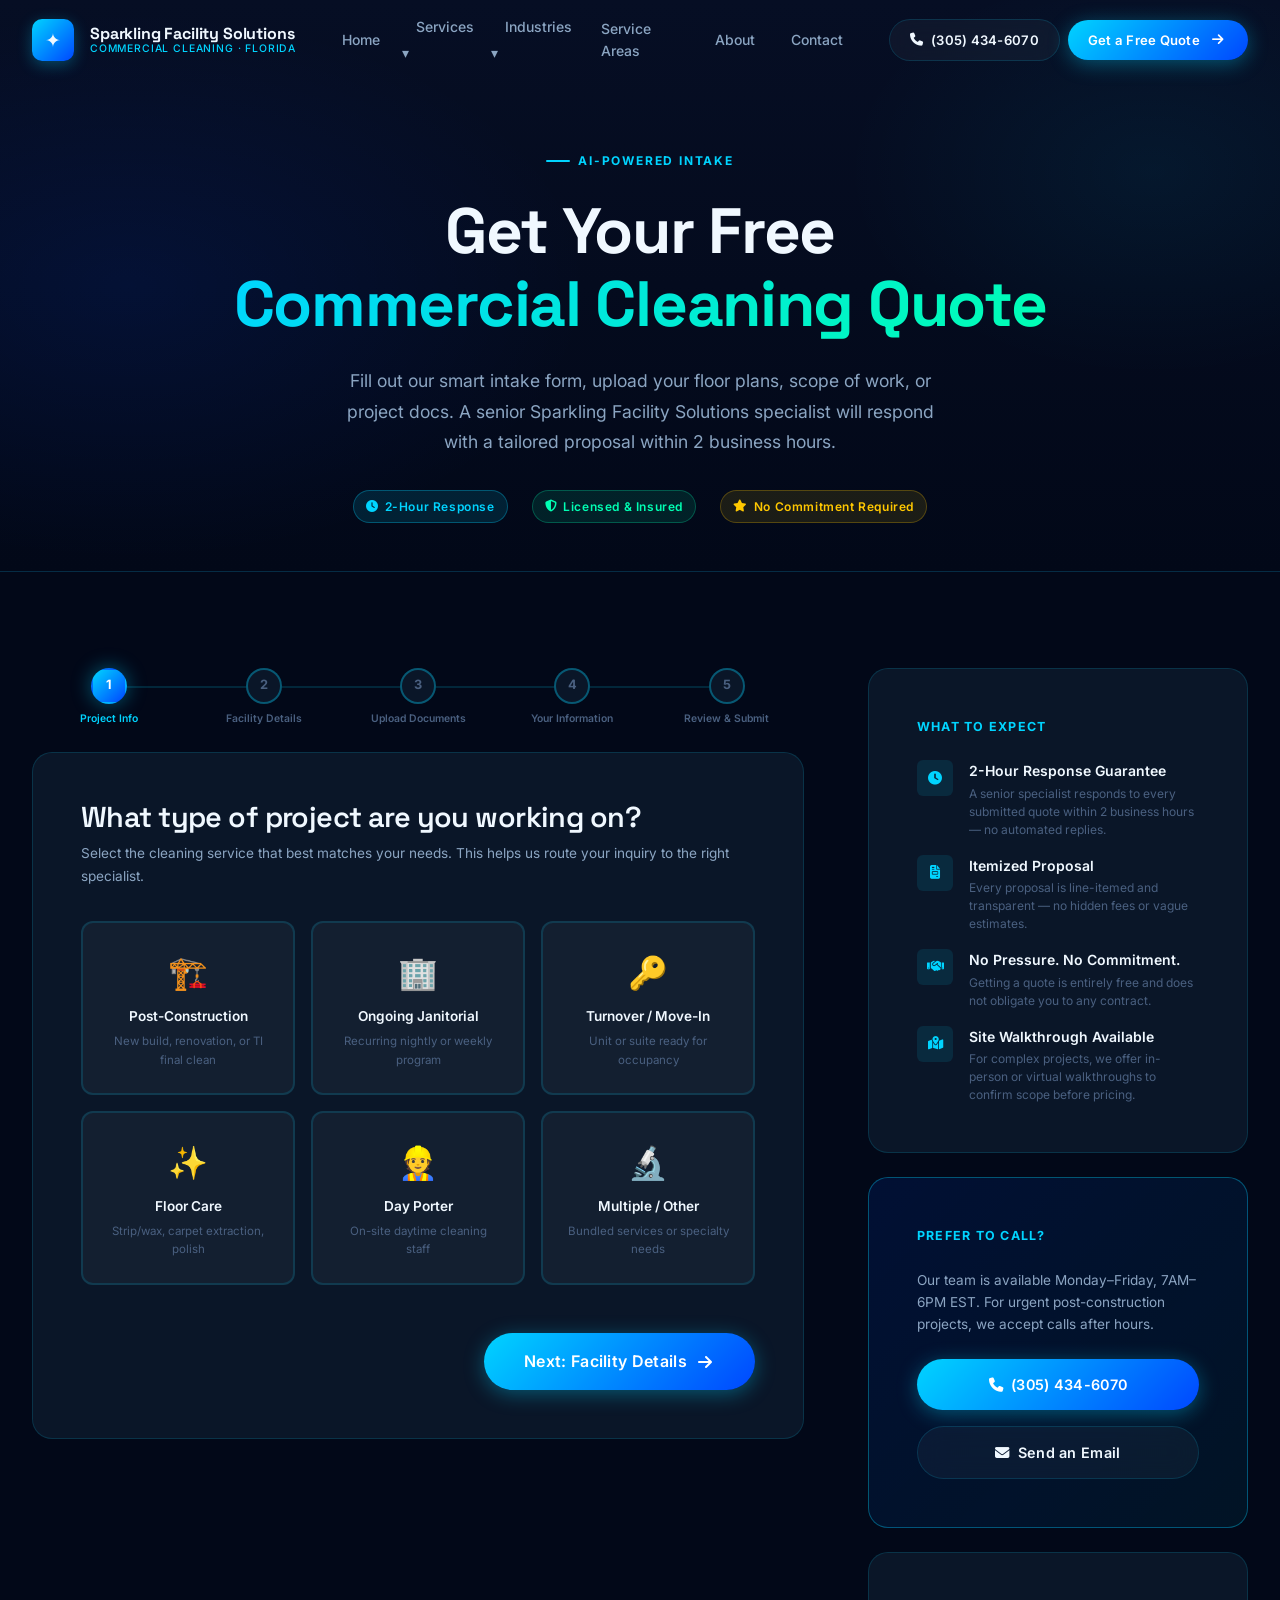
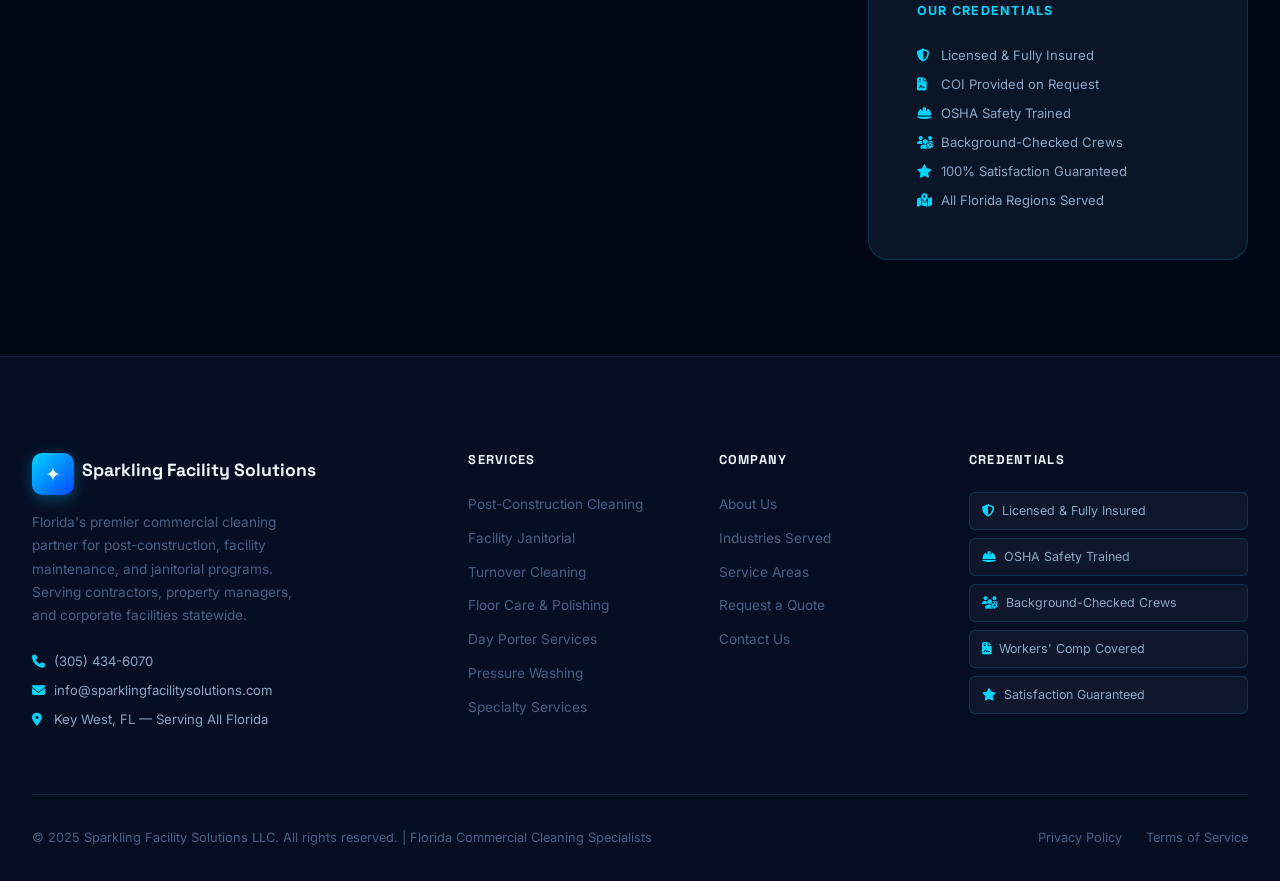
<file: code_sandbox_light_33e7a18f_1776620579/quote.html>
<!DOCTYPE html>
<html lang="en">
<head>
  <meta charset="UTF-8" />
  <meta name="viewport" content="width=device-width, initial-scale=1.0" />
  <title>Get a Free Commercial Cleaning Quote | Upload Floor Plans & Scope | Sparkling Facility Solutions Florida</title>
  <meta name="description" content="Request a free, tailored commercial cleaning quote from Sparkling Facility Solutions. Upload your floor plans, scope of work, or project documents. A Florida cleaning specialist responds within 2 business hours." />
  <meta name="keywords" content="commercial cleaning quote Florida, post construction cleaning estimate, free cleaning proposal Florida, facility cleaning bid, janitorial quote request Florida" />
  <meta name="robots" content="index, follow" />
  <link rel="canonical" href="https://www.sparklingfacilitysolutions.com/quote.html" />
  <meta property="og:title" content="Get a Free Commercial Cleaning Quote | Sparkling Facility Solutions" />
  <meta property="og:description" content="Upload your floor plans and scope of work. Get a tailored proposal within 2 business hours from Florida's commercial cleaning experts." />

  <link rel="preconnect" href="https://fonts.googleapis.com" />
  <link rel="preconnect" href="https://fonts.gstatic.com" crossorigin />
  <link href="https://fonts.googleapis.com/css2?family=Inter:wght@300;400;500;600;700;800;900&family=Space+Grotesk:wght@300;400;500;600;700&display=swap" rel="stylesheet" />
  <link rel="stylesheet" href="https://cdn.jsdelivr.net/npm/@fortawesome/fontawesome-free@6.5.0/css/all.min.css" />
  <link rel="stylesheet" href="css/design-system.css" />

  <style>
    .quote-layout {
      display: grid;
      grid-template-columns: 1fr 380px;
      gap: var(--space-3xl);
      align-items: start;
    }

    .quote-sidebar {
      position: sticky;
      top: calc(var(--nav-height) + 20px);
    }

    /* Step Indicator overrides */
    .step-indicator {
      display: flex;
      align-items: flex-start;
      gap: 0;
      margin-bottom: var(--space-2xl);
      position: relative;
    }

    .step-indicator__step {
      flex: 1;
      display: flex;
      flex-direction: column;
      align-items: center;
      position: relative;
    }

    .step-indicator__step:not(:last-child)::after {
      content: '';
      position: absolute;
      top: 18px;
      left: 50%;
      width: 100%;
      height: 2px;
      background: var(--color-border);
      z-index: 0;
    }

    .step-indicator__step.completed:not(:last-child)::after {
      background: linear-gradient(90deg, var(--color-primary), var(--color-accent));
    }

    .step-indicator__circle {
      width: 36px; height: 36px;
      border-radius: 50%;
      border: 2px solid var(--color-border-strong);
      display: flex;
      align-items: center;
      justify-content: center;
      font-size: 0.8rem;
      font-weight: 700;
      color: var(--color-text-muted);
      background: var(--color-bg-card);
      z-index: 1;
      transition: all var(--transition-base);
    }

    .step-indicator__step.active .step-indicator__circle {
      background: linear-gradient(135deg, var(--color-primary), var(--color-secondary));
      border-color: transparent;
      color: #fff;
      box-shadow: 0 0 20px rgba(0,212,255,0.4);
    }

    .step-indicator__step.completed .step-indicator__circle {
      background: var(--color-accent);
      border-color: transparent;
      color: var(--color-bg-darkest);
    }

    .step-indicator__label {
      font-size: 0.65rem;
      font-weight: 600;
      color: var(--color-text-muted);
      margin-top: var(--space-sm);
      text-align: center;
      white-space: nowrap;
    }

    .step-indicator__step.active .step-indicator__label { color: var(--color-primary); }

    /* Form Steps */
    .form-step { display: none; }
    .form-step.active { display: block; animation: fadeSlide 0.35s ease; }

    @keyframes fadeSlide {
      from { opacity: 0; transform: translateX(16px); }
      to { opacity: 1; transform: translateX(0); }
    }

    /* Option Cards (for step selection) */
    .option-cards {
      display: grid;
      grid-template-columns: repeat(3, 1fr);
      gap: var(--space-md);
    }

    .option-card {
      background: var(--color-bg-glass-light);
      border: 2px solid var(--color-border);
      border-radius: var(--radius-md);
      padding: var(--space-lg);
      cursor: pointer;
      transition: all var(--transition-base);
      text-align: center;
      position: relative;
    }

    .option-card:hover {
      border-color: var(--color-border-strong);
      background: var(--color-primary-glow);
    }

    .option-card.selected {
      border-color: var(--color-primary);
      background: rgba(0,212,255,0.08);
      box-shadow: 0 0 20px rgba(0,212,255,0.15);
    }

    .option-card.selected::after {
      content: '✓';
      position: absolute;
      top: 8px; right: 10px;
      font-size: 0.75rem;
      color: var(--color-primary);
      font-weight: 700;
    }

    .option-card__icon { font-size: 2rem; margin-bottom: var(--space-sm); }
    .option-card__label { font-size: 0.85rem; font-weight: 600; color: var(--color-text-primary); }
    .option-card__desc { font-size: 0.72rem; color: var(--color-text-muted); margin-top: 4px; }

    /* AI Recommender panel */
    .ai-recommendation {
      background: linear-gradient(135deg, rgba(0,71,255,0.12), rgba(0,212,255,0.06));
      border: 1px solid var(--color-border-strong);
      border-radius: var(--radius-lg);
      padding: var(--space-lg);
      display: flex;
      align-items: flex-start;
      gap: var(--space-md);
      margin-top: var(--space-lg);
    }

    .ai-rec__avatar {
      width: 36px; height: 36px;
      border-radius: 50%;
      background: linear-gradient(135deg, var(--color-primary), var(--color-secondary));
      display: flex;
      align-items: center;
      justify-content: center;
      font-size: 0.9rem;
      flex-shrink: 0;
    }

    .ai-rec__label {
      font-size: 0.68rem;
      font-weight: 700;
      letter-spacing: 0.1em;
      text-transform: uppercase;
      color: var(--color-primary);
      margin-bottom: 4px;
    }

    .ai-rec__text {
      font-size: 0.85rem;
      color: var(--color-text-secondary);
      line-height: 1.6;
    }

    /* Review Summary */
    .review-item {
      display: flex;
      align-items: flex-start;
      justify-content: space-between;
      padding: var(--space-md) 0;
      border-bottom: 1px solid var(--color-border);
      font-size: 0.875rem;
    }

    .review-item:last-child { border-bottom: none; }
    .review-item__label { color: var(--color-text-muted); font-size: 0.8rem; }
    .review-item__value { color: var(--color-text-primary); font-weight: 600; text-align: right; max-width: 60%; }

    /* Sidebar trust items */
    .trust-list {
      display: flex;
      flex-direction: column;
      gap: var(--space-md);
    }

    .trust-list__item {
      display: flex;
      align-items: flex-start;
      gap: var(--space-md);
    }

    .trust-list__icon {
      width: 36px; height: 36px;
      border-radius: var(--radius-sm);
      background: rgba(0,212,255,0.1);
      display: flex;
      align-items: center;
      justify-content: center;
      color: var(--color-primary);
      font-size: 0.85rem;
      flex-shrink: 0;
    }

    .trust-list__title {
      font-size: 0.875rem;
      font-weight: 600;
      color: var(--color-text-primary);
    }

    .trust-list__desc {
      font-size: 0.75rem;
      color: var(--color-text-muted);
      margin-top: 2px;
      line-height: 1.5;
    }

    .form-divider {
      border: none;
      border-top: 1px solid var(--color-border);
      margin: var(--space-2xl) 0;
    }

    .nav-buttons {
      display: flex;
      align-items: center;
      justify-content: space-between;
      margin-top: var(--space-2xl);
      gap: var(--space-md);
    }

    @media (max-width: 1024px) {
      .quote-layout { grid-template-columns: 1fr; }
      .quote-sidebar { position: static; }
    }

    @media (max-width: 640px) {
      .option-cards { grid-template-columns: 1fr 1fr; }
    }

    @media (max-width: 480px) {
      .option-cards { grid-template-columns: 1fr; }
    }

    .sr-only {
      position: absolute; width: 1px; height: 1px;
      padding: 0; margin: -1px; overflow: hidden;
      clip: rect(0,0,0,0); white-space: nowrap; border: 0;
    }

    /* Success state */
    #quote-success {
      display: none;
      text-align: center;
      padding: var(--space-4xl) var(--space-xl);
    }

    #quote-success.show { display: block; animation: fadeSlide 0.5s ease; }

    .success-icon {
      width: 90px; height: 90px;
      border-radius: 50%;
      background: linear-gradient(135deg, var(--color-primary), var(--color-accent));
      display: flex;
      align-items: center;
      justify-content: center;
      font-size: 2.5rem;
      margin: 0 auto var(--space-xl);
      box-shadow: 0 0 40px rgba(0,212,255,0.4);
    }

    .next-steps {
      background: rgba(0,212,255,0.06);
      border: 1px solid rgba(0,212,255,0.2);
      border-radius: var(--radius-lg);
      padding: var(--space-xl);
      text-align: left;
      max-width: 480px;
      margin: var(--space-xl) auto var(--space-2xl);
    }

    .next-step-item {
      display: flex;
      align-items: flex-start;
      gap: var(--space-md);
      padding: var(--space-sm) 0;
      font-size: 0.875rem;
      color: var(--color-text-secondary);
    }

    .next-step-item span:first-child {
      color: var(--color-primary);
      font-weight: 700;
      flex-shrink: 0;
      min-width: 20px;
    }
  </style>
</head>

<body>
  <a href="#main-content" class="sr-only" style="position:absolute;z-index:9999;padding:8px 16px;background:var(--color-primary);color:#000;font-weight:700;border-radius:4px;">Skip to Main Content</a>

  <div id="nav-placeholder"></div>

  <main id="main-content">

    <!-- PAGE HERO -->
    <section class="page-hero" style="padding-bottom:var(--space-2xl);" aria-labelledby="quote-page-title">
      <div class="container page-hero__inner text-center">
        <div class="section-label fade-in" style="justify-content:center;">AI-Powered Intake</div>
        <h1 class="fade-in" id="quote-page-title" style="margin-bottom:var(--space-lg);">
          Get Your Free<br />
          <em style="font-style:normal;background:linear-gradient(135deg,var(--color-primary),var(--color-accent));-webkit-background-clip:text;-webkit-text-fill-color:transparent;background-clip:text;">Commercial Cleaning Quote</em>
        </h1>
        <p class="section-subtitle fade-in" style="margin:0 auto var(--space-xl);">
          Fill out our smart intake form, upload your floor plans, scope of work, or project docs. 
          A senior Sparkling Facility Solutions specialist will respond with a tailored proposal 
          within 2 business hours.
        </p>

        <!-- Quick Trust Badges -->
        <div style="display:flex;gap:var(--space-lg);justify-content:center;flex-wrap:wrap;" class="fade-in" role="list" aria-label="Quick trust indicators">
          <div class="badge badge--primary" role="listitem"><i class="fa-solid fa-clock" aria-hidden="true"></i> 2-Hour Response</div>
          <div class="badge badge--success" role="listitem"><i class="fa-solid fa-shield-halved" aria-hidden="true"></i> Licensed &amp; Insured</div>
          <div class="badge badge--gold" role="listitem"><i class="fa-solid fa-star" aria-hidden="true"></i> No Commitment Required</div>
        </div>
      </div>
    </section>

    <!-- QUOTE FORM SECTION -->
    <section class="section" aria-labelledby="quote-form-heading">
      <div class="container">
        <div class="quote-layout">

          <!-- MAIN FORM -->
          <div>
            <h2 id="quote-form-heading" class="sr-only">Quote Request Form</h2>

            <!-- Step Indicator -->
            <div class="step-indicator" role="list" aria-label="Form progress" id="step-indicator">
              <div class="step-indicator__step active" role="listitem" id="ind-1">
                <div class="step-indicator__circle">1</div>
                <span class="step-indicator__label">Project Info</span>
              </div>
              <div class="step-indicator__step" role="listitem" id="ind-2">
                <div class="step-indicator__circle">2</div>
                <span class="step-indicator__label">Facility Details</span>
              </div>
              <div class="step-indicator__step" role="listitem" id="ind-3">
                <div class="step-indicator__circle">3</div>
                <span class="step-indicator__label">Upload Documents</span>
              </div>
              <div class="step-indicator__step" role="listitem" id="ind-4">
                <div class="step-indicator__circle">4</div>
                <span class="step-indicator__label">Your Information</span>
              </div>
              <div class="step-indicator__step" role="listitem" id="ind-5">
                <div class="step-indicator__circle">5</div>
                <span class="step-indicator__label">Review &amp; Submit</span>
              </div>
            </div>

            <!-- Form Container -->
            <div class="card" id="quote-form-container" style="padding:var(--space-2xl);">
              <form id="quote-form" novalidate aria-label="Commercial cleaning quote request form">

                <!-- ────────────────── STEP 1: PROJECT INFO ────────────────── -->
                <div class="form-step active" id="step-1" aria-label="Step 1: Project Information">
                  <h3 style="margin-bottom:var(--space-sm);">What type of project are you working on?</h3>
                  <p style="font-size:0.85rem;color:var(--color-text-secondary);margin-bottom:var(--space-xl);">
                    Select the cleaning service that best matches your needs. This helps us route your inquiry to the right specialist.
                  </p>

                  <div class="option-cards" role="group" aria-label="Service type selection" id="service-options">
                    <label class="option-card" tabindex="0" role="radio" aria-checked="false">
                      <input type="radio" name="service_type" value="post-construction" style="position:absolute;opacity:0;" />
                      <div class="option-card__icon" aria-hidden="true">🏗️</div>
                      <div class="option-card__label">Post-Construction</div>
                      <div class="option-card__desc">New build, renovation, or TI final clean</div>
                    </label>
                    <label class="option-card" tabindex="0" role="radio" aria-checked="false">
                      <input type="radio" name="service_type" value="janitorial" style="position:absolute;opacity:0;" />
                      <div class="option-card__icon" aria-hidden="true">🏢</div>
                      <div class="option-card__label">Ongoing Janitorial</div>
                      <div class="option-card__desc">Recurring nightly or weekly program</div>
                    </label>
                    <label class="option-card" tabindex="0" role="radio" aria-checked="false">
                      <input type="radio" name="service_type" value="turnover" style="position:absolute;opacity:0;" />
                      <div class="option-card__icon" aria-hidden="true">🔑</div>
                      <div class="option-card__label">Turnover / Move-In</div>
                      <div class="option-card__desc">Unit or suite ready for occupancy</div>
                    </label>
                    <label class="option-card" tabindex="0" role="radio" aria-checked="false">
                      <input type="radio" name="service_type" value="floor-care" style="position:absolute;opacity:0;" />
                      <div class="option-card__icon" aria-hidden="true">✨</div>
                      <div class="option-card__label">Floor Care</div>
                      <div class="option-card__desc">Strip/wax, carpet extraction, polish</div>
                    </label>
                    <label class="option-card" tabindex="0" role="radio" aria-checked="false">
                      <input type="radio" name="service_type" value="day-porter" style="position:absolute;opacity:0;" />
                      <div class="option-card__icon" aria-hidden="true">👷</div>
                      <div class="option-card__label">Day Porter</div>
                      <div class="option-card__desc">On-site daytime cleaning staff</div>
                    </label>
                    <label class="option-card" tabindex="0" role="radio" aria-checked="false">
                      <input type="radio" name="service_type" value="multiple" style="position:absolute;opacity:0;" />
                      <div class="option-card__icon" aria-hidden="true">🔬</div>
                      <div class="option-card__label">Multiple / Other</div>
                      <div class="option-card__desc">Bundled services or specialty needs</div>
                    </label>
                  </div>

                  <!-- AI Recommendation -->
                  <div class="ai-recommendation" id="ai-rec" style="display:none;" aria-live="polite">
                    <div class="ai-rec__avatar" aria-hidden="true">⚡</div>
                    <div>
                      <div class="ai-rec__label">SPARK AI Recommendation</div>
                      <div class="ai-rec__text" id="ai-rec-text"></div>
                    </div>
                  </div>

                  <div class="nav-buttons">
                    <div></div>
                    <button type="button" class="btn btn--primary btn--lg" data-next aria-label="Go to next step">
                      Next: Facility Details <i class="fa-solid fa-arrow-right btn-icon" aria-hidden="true"></i>
                    </button>
                  </div>
                </div>

                <!-- ────────────────── STEP 2: FACILITY DETAILS ────────────── -->
                <div class="form-step" id="step-2" aria-label="Step 2: Facility Details">
                  <h3 style="margin-bottom:var(--space-sm);">Tell us about your facility</h3>
                  <p style="font-size:0.85rem;color:var(--color-text-secondary);margin-bottom:var(--space-xl);">
                    This helps us understand the scope and provide an accurate proposal. All fields with * are required.
                  </p>

                  <div class="form-grid">
                    <div class="form-group">
                      <label for="facility_type" class="form-label">Facility Type <span>*</span></label>
                      <select id="facility_type" name="facility_type" class="form-select" required aria-required="true">
                        <option value="" disabled selected>Select facility type...</option>
                        <option value="office">Office / Corporate</option>
                        <option value="new-construction">New Construction</option>
                        <option value="renovation">Renovation / TI</option>
                        <option value="retail">Retail / Shopping Center</option>
                        <option value="medical">Medical / Dental Office</option>
                        <option value="healthcare-admin">Healthcare Admin Facility</option>
                        <option value="warehouse">Warehouse / Distribution</option>
                        <option value="industrial">Industrial / Manufacturing</option>
                        <option value="school">School / Educational</option>
                        <option value="hoa">HOA / Residential Community</option>
                        <option value="hospitality">Hotel / Hospitality</option>
                        <option value="restaurant">Restaurant / Food Service</option>
                        <option value="other">Other Commercial</option>
                      </select>
                    </div>

                    <div class="form-group">
                      <label for="square_footage" class="form-label">Approximate Square Footage <span>*</span></label>
                      <select id="square_footage" name="square_footage" class="form-select" required aria-required="true">
                        <option value="" disabled selected>Select size range...</option>
                        <option value="under-1000">Under 1,000 sq ft</option>
                        <option value="1000-3000">1,000 – 3,000 sq ft</option>
                        <option value="3000-5000">3,000 – 5,000 sq ft</option>
                        <option value="5000-10000">5,000 – 10,000 sq ft</option>
                        <option value="10000-25000">10,000 – 25,000 sq ft</option>
                        <option value="25000-50000">25,000 – 50,000 sq ft</option>
                        <option value="50000-100000">50,000 – 100,000 sq ft</option>
                        <option value="100000-plus">100,000+ sq ft</option>
                      </select>
                    </div>

                    <div class="form-group">
                      <label for="service_frequency" class="form-label">Service Frequency <span>*</span></label>
                      <select id="service_frequency" name="service_frequency" class="form-select" required aria-required="true">
                        <option value="" disabled selected>Select frequency...</option>
                        <option value="one-time">One-Time Project</option>
                        <option value="daily">Daily (5 days/week)</option>
                        <option value="daily-7">Daily (7 days/week)</option>
                        <option value="3x-week">3x per week</option>
                        <option value="weekly">Weekly</option>
                        <option value="biweekly">Bi-weekly</option>
                        <option value="monthly">Monthly</option>
                        <option value="quarterly">Quarterly Deep Clean</option>
                        <option value="multiple">Multiple Services</option>
                      </select>
                    </div>

                    <div class="form-group">
                      <label for="service_region" class="form-label">Florida Region <span>*</span></label>
                      <select id="service_region" name="service_region" class="form-select" required aria-required="true">
                        <option value="" disabled selected>Select your region...</option>
                        <option value="miami">Miami / Miami-Dade</option>
                        <option value="fort-lauderdale">Fort Lauderdale / Broward</option>
                        <option value="west-palm">West Palm Beach / Palm Beach County</option>
                        <option value="naples-fortmyers">Naples / Fort Myers / SWFL</option>
                        <option value="key-west">Key West / Florida Keys</option>
                        <option value="tampa">Tampa / St. Petersburg</option>
                        <option value="orlando">Orlando / Central Florida</option>
                        <option value="jacksonville">Jacksonville / Northeast FL</option>
                        <option value="gainesville">Gainesville / North Central FL</option>
                        <option value="statewide">Statewide / Multiple Locations</option>
                        <option value="other-fl">Other Florida Location</option>
                      </select>
                    </div>

                    <div class="form-group">
                      <label for="timeline" class="form-label">Project Timeline <span>*</span></label>
                      <select id="timeline" name="timeline" class="form-select" required aria-required="true">
                        <option value="" disabled selected>When do you need service?</option>
                        <option value="urgent-24hrs">Urgent — Within 24 Hours</option>
                        <option value="urgent-48hrs">Urgent — Within 48 Hours</option>
                        <option value="this-week">This Week</option>
                        <option value="next-week">Next Week</option>
                        <option value="this-month">Within This Month</option>
                        <option value="next-month">Next Month</option>
                        <option value="planning">Planning Phase — TBD</option>
                      </select>
                    </div>

                    <div class="form-group">
                      <label for="num_buildings" class="form-label">Number of Buildings / Locations</label>
                      <select id="num_buildings" name="num_buildings" class="form-select">
                        <option value="1" selected>1 Location</option>
                        <option value="2-3">2–3 Locations</option>
                        <option value="4-10">4–10 Locations</option>
                        <option value="10-plus">10+ Locations</option>
                      </select>
                    </div>
                  </div>

                  <div class="form-group" style="margin-top:var(--space-lg);">
                    <label for="project_description" class="form-label">Project Description <span>*</span></label>
                    <textarea
                      id="project_description"
                      name="project_description"
                      class="form-textarea"
                      rows="4"
                      placeholder="Describe your project scope, specific requirements, special access considerations, preferred cleaning times, or anything else that helps us understand your needs..."
                      required
                      aria-required="true"
                    ></textarea>
                  </div>

                  <div class="nav-buttons">
                    <button type="button" class="btn btn--ghost" data-prev>
                      <i class="fa-solid fa-arrow-left" aria-hidden="true"></i> Back
                    </button>
                    <button type="button" class="btn btn--primary btn--lg" data-next>
                      Next: Upload Documents <i class="fa-solid fa-arrow-right btn-icon" aria-hidden="true"></i>
                    </button>
                  </div>
                </div>

                <!-- ────────────────── STEP 3: FILE UPLOAD ────────────────── -->
                <div class="form-step" id="step-3" aria-label="Step 3: Document Upload">
                  <h3 style="margin-bottom:var(--space-sm);">Upload Your Project Documents</h3>
                  <p style="font-size:0.85rem;color:var(--color-text-secondary);margin-bottom:var(--space-xl);">
                    Uploading documents helps us prepare a significantly more accurate proposal. 
                    All document types are accepted. This step is optional but highly recommended 
                    for post-construction and large facility projects.
                  </p>

                  <!-- Floor Plans Upload -->
                  <div style="margin-bottom:var(--space-xl);">
                    <div style="font-size:0.85rem;font-weight:700;color:var(--color-text-primary);margin-bottom:var(--space-sm);">
                      <i class="fa-solid fa-drafting-compass" style="color:var(--color-primary);margin-right:6px;" aria-hidden="true"></i>
                      Floor Plans &amp; Site Drawings
                    </div>
                    <p style="font-size:0.78rem;color:var(--color-text-muted);margin-bottom:var(--space-md);">
                      Architectural plans, CAD files, or site drawings that show the layout of spaces to be cleaned.
                    </p>
                    <div class="upload-zone" id="floor-plan-zone" role="button" tabindex="0" aria-label="Upload floor plans. Click or drag files here.">
                      <input type="file" multiple accept=".pdf,.dwg,.dxf,.png,.jpg,.jpeg,.tif,.svg" id="floor-plan-input" aria-label="Select floor plan files" />
                      <div class="upload-zone__icon" aria-hidden="true"><i class="fa-solid fa-drafting-compass"></i></div>
                      <div class="upload-zone__title">Drop floor plans here or click to browse</div>
                      <div class="upload-zone__desc">Supports PDF, DWG, DXF, CAD, PNG, JPG, TIFF</div>
                      <div class="upload-zone__formats" aria-label="Supported file formats">
                        <span class="upload-zone__format">.pdf</span>
                        <span class="upload-zone__format">.dwg</span>
                        <span class="upload-zone__format">.dxf</span>
                        <span class="upload-zone__format">.png/.jpg</span>
                        <span class="upload-zone__format">.tif</span>
                      </div>
                    </div>
                    <div class="file-list" id="floor-plan-list" aria-live="polite" aria-label="Uploaded floor plan files"></div>
                  </div>

                  <hr class="form-divider" aria-hidden="true" />

                  <!-- Scope of Work Upload -->
                  <div style="margin-bottom:var(--space-xl);">
                    <div style="font-size:0.85rem;font-weight:700;color:var(--color-text-primary);margin-bottom:var(--space-sm);">
                      <i class="fa-solid fa-file-lines" style="color:var(--color-primary);margin-right:6px;" aria-hidden="true"></i>
                      Scope of Work &amp; Specifications
                    </div>
                    <p style="font-size:0.78rem;color:var(--color-text-muted);margin-bottom:var(--space-md);">
                      Project specs, cleaning specification documents, bid invitations, or any scope-of-work documents.
                    </p>
                    <div class="upload-zone" id="scope-zone" role="button" tabindex="0" aria-label="Upload scope of work documents. Click or drag files here.">
                      <input type="file" multiple accept=".pdf,.doc,.docx,.xls,.xlsx,.txt" id="scope-input" aria-label="Select scope of work files" />
                      <div class="upload-zone__icon" aria-hidden="true"><i class="fa-solid fa-file-contract"></i></div>
                      <div class="upload-zone__title">Drop scope documents here or click to browse</div>
                      <div class="upload-zone__desc">Supports PDF, Word, Excel, and text documents</div>
                      <div class="upload-zone__formats" aria-label="Supported file formats">
                        <span class="upload-zone__format">.pdf</span>
                        <span class="upload-zone__format">.doc/.docx</span>
                        <span class="upload-zone__format">.xls/.xlsx</span>
                        <span class="upload-zone__format">.txt</span>
                      </div>
                    </div>
                    <div class="file-list" id="scope-list" aria-live="polite" aria-label="Uploaded scope files"></div>
                  </div>

                  <hr class="form-divider" aria-hidden="true" />

                  <!-- Site Photos Upload -->
                  <div>
                    <div style="font-size:0.85rem;font-weight:700;color:var(--color-text-primary);margin-bottom:var(--space-sm);">
                      <i class="fa-solid fa-camera" style="color:var(--color-primary);margin-right:6px;" aria-hidden="true"></i>
                      Site Photos (Optional)
                    </div>
                    <p style="font-size:0.78rem;color:var(--color-text-muted);margin-bottom:var(--space-md);">
                      Photos of the space, construction progress, or specific areas of concern. 
                      Very helpful for accurate post-construction pricing.
                    </p>
                    <div class="upload-zone" id="photos-zone" role="button" tabindex="0" aria-label="Upload site photos. Click or drag files here.">
                      <input type="file" multiple accept="image/*" id="photos-input" aria-label="Select site photo files" />
                      <div class="upload-zone__icon" aria-hidden="true"><i class="fa-solid fa-images"></i></div>
                      <div class="upload-zone__title">Drop photos here or click to browse</div>
                      <div class="upload-zone__desc">JPG, PNG, HEIC, WEBP — up to 10 photos</div>
                      <div class="upload-zone__formats" aria-label="Supported image formats">
                        <span class="upload-zone__format">.jpg</span>
                        <span class="upload-zone__format">.png</span>
                        <span class="upload-zone__format">.heic</span>
                        <span class="upload-zone__format">.webp</span>
                      </div>
                    </div>
                    <div class="file-list" id="photos-list" aria-live="polite" aria-label="Uploaded photo files"></div>
                  </div>

                  <div style="margin-top:var(--space-xl);padding:var(--space-md);background:rgba(0,255,179,0.06);border:1px solid rgba(0,255,179,0.2);border-radius:var(--radius-md);font-size:0.8rem;color:var(--color-text-secondary);">
                    <i class="fa-solid fa-lock" style="color:var(--color-accent);margin-right:6px;" aria-hidden="true"></i>
                    <strong style="color:var(--color-text-primary);">Secure Upload:</strong>
                    All documents are transmitted securely and used only for preparing your quote. 
                    We do not share your project documents with third parties. Max 50MB per file, 10 files per type.
                  </div>

                  <div class="nav-buttons">
                    <button type="button" class="btn btn--ghost" data-prev>
                      <i class="fa-solid fa-arrow-left" aria-hidden="true"></i> Back
                    </button>
                    <button type="button" class="btn btn--primary btn--lg" data-next>
                      Next: Your Information <i class="fa-solid fa-arrow-right btn-icon" aria-hidden="true"></i>
                    </button>
                  </div>
                </div>

                <!-- ────────────────── STEP 4: CONTACT INFO ────────────────── -->
                <div class="form-step" id="step-4" aria-label="Step 4: Your Contact Information">
                  <h3 style="margin-bottom:var(--space-sm);">Your Contact Information</h3>
                  <p style="font-size:0.85rem;color:var(--color-text-secondary);margin-bottom:var(--space-xl);">
                    We need this to route your quote to the right specialist and deliver your proposal. Fields marked * are required.
                  </p>

                  <div class="form-grid">
                    <div class="form-group">
                      <label for="first_name" class="form-label">First Name <span>*</span></label>
                      <input type="text" id="first_name" name="first_name" class="form-input" placeholder="Your first name" required aria-required="true" autocomplete="given-name" />
                    </div>
                    <div class="form-group">
                      <label for="last_name" class="form-label">Last Name <span>*</span></label>
                      <input type="text" id="last_name" name="last_name" class="form-input" placeholder="Your last name" required aria-required="true" autocomplete="family-name" />
                    </div>
                    <div class="form-group">
                      <label for="company_name" class="form-label">Company / Organization <span>*</span></label>
                      <input type="text" id="company_name" name="company_name" class="form-input" placeholder="Your company name" required aria-required="true" autocomplete="organization" />
                    </div>
                    <div class="form-group">
                      <label for="job_title" class="form-label">Your Title / Role <span>*</span></label>
                      <select id="job_title" name="job_title" class="form-select" required aria-required="true">
                        <option value="" disabled selected>Select your role...</option>
                        <option value="General Contractor / Project Manager">General Contractor / Project Manager</option>
                        <option value="Property Manager">Property Manager</option>
                        <option value="Facility Manager">Facility Manager</option>
                        <option value="Office Manager">Office Manager</option>
                        <option value="Operations Manager">Operations Manager</option>
                        <option value="Procurement / Purchasing">Procurement / Purchasing</option>
                        <option value="Business Owner">Business Owner</option>
                        <option value="Real Estate Professional">Real Estate Professional</option>
                        <option value="Developer">Developer</option>
                        <option value="Other">Other</option>
                      </select>
                    </div>
                    <div class="form-group">
                      <label for="email" class="form-label">Business Email Address <span>*</span></label>
                      <input type="email" id="email" name="email" class="form-input" placeholder="yourname@company.com" required aria-required="true" autocomplete="email" />
                    </div>
                    <div class="form-group">
                      <label for="phone" class="form-label">Phone Number <span>*</span></label>
                      <input type="tel" id="phone" name="phone" class="form-input" placeholder="(305) 000-0000" required aria-required="true" autocomplete="tel" />
                    </div>
                  </div>

                  <div class="form-group" style="margin-top:var(--space-lg);">
                    <label for="preferred_contact" class="form-label">Preferred Contact Method</label>
                    <select id="preferred_contact" name="preferred_contact" class="form-select">
                      <option value="email">Email</option>
                      <option value="phone-call">Phone Call</option>
                      <option value="text">Text Message</option>
                      <option value="any">Any — Fastest Available</option>
                    </select>
                  </div>

                  <div class="form-group" style="margin-top:var(--space-lg);">
                    <label for="how_found" class="form-label">How did you hear about us?</label>
                    <select id="how_found" name="how_found" class="form-select">
                      <option value="" disabled selected>Select one...</option>
                      <option value="google">Google / Search Engine</option>
                      <option value="referral">Referral from a colleague</option>
                      <option value="existing-client">Existing client referral</option>
                      <option value="social-media">Social Media</option>
                      <option value="general-contractor">General Contractor</option>
                      <option value="other">Other</option>
                    </select>
                  </div>

                  <div class="nav-buttons">
                    <button type="button" class="btn btn--ghost" data-prev>
                      <i class="fa-solid fa-arrow-left" aria-hidden="true"></i> Back
                    </button>
                    <button type="button" class="btn btn--primary btn--lg" data-next>
                      Review Quote Request <i class="fa-solid fa-arrow-right btn-icon" aria-hidden="true"></i>
                    </button>
                  </div>
                </div>

                <!-- ────────────────── STEP 5: REVIEW & SUBMIT ────────────── -->
                <div class="form-step" id="step-5" aria-label="Step 5: Review and Submit">
                  <h3 style="margin-bottom:var(--space-sm);">Review Your Quote Request</h3>
                  <p style="font-size:0.85rem;color:var(--color-text-secondary);margin-bottom:var(--space-xl);">
                    Please confirm your information before submitting. A specialist will contact you within 2 business hours.
                  </p>

                  <!-- Review Summary -->
                  <div class="card" style="padding:var(--space-xl);margin-bottom:var(--space-xl);">
                    <div style="font-size:0.78rem;font-weight:700;text-transform:uppercase;letter-spacing:0.1em;color:var(--color-primary);margin-bottom:var(--space-lg);">Project Summary</div>
                    <div id="review-summary" role="list" aria-label="Review summary">
                      <!-- Populated by JS -->
                    </div>
                  </div>

                  <!-- Final notes -->
                  <div class="form-group">
                    <label for="additional_notes" class="form-label">Additional Notes or Special Requests</label>
                    <textarea
                      id="additional_notes"
                      name="additional_notes"
                      class="form-textarea"
                      rows="3"
                      placeholder="Any final information you'd like to include — access requirements, preferred callback times, urgent flags, or specific questions for our specialist..."
                    ></textarea>
                  </div>

                  <!-- Consent -->
                  <div style="margin-top:var(--space-xl);padding:var(--space-lg);background:var(--color-bg-glass-light);border:1px solid var(--color-border);border-radius:var(--radius-md);">
                    <label style="display:flex;align-items:flex-start;gap:var(--space-md);cursor:pointer;">
                      <input type="checkbox" id="consent" name="consent" required style="margin-top:3px;accent-color:var(--color-primary);flex-shrink:0;" aria-required="true" />
                      <span style="font-size:0.82rem;color:var(--color-text-secondary);line-height:1.6;">
                        I agree to be contacted by Sparkling Facility Solutions regarding my quote request. 
                        I understand this is not a commitment and I can request removal from communication 
                        at any time. We will never sell or share your information.
                      </span>
                    </label>
                  </div>

                  <div class="nav-buttons">
                    <button type="button" class="btn btn--ghost" data-prev>
                      <i class="fa-solid fa-arrow-left" aria-hidden="true"></i> Back
                    </button>
                    <button type="submit" class="btn btn--primary btn--lg" id="submit-btn" style="min-width:220px;">
                      <i class="fa-solid fa-paper-plane" aria-hidden="true"></i>
                      Submit My Quote Request
                    </button>
                  </div>
                </div>

              </form>

              <!-- Success State -->
              <div id="quote-success" role="status" aria-live="polite">
                <div class="success-icon" aria-hidden="true">✓</div>
                <h2 style="margin-bottom:var(--space-md);">Quote Request Submitted!</h2>
                <p style="color:var(--color-text-secondary);max-width:480px;margin:0 auto var(--space-xl);line-height:1.8;">
                  Thank you! Your request has been received by our team. A senior Sparkling Facility Solutions 
                  specialist will review your project scope and contact you with a tailored proposal within 
                  <strong style="color:var(--color-primary);">2 business hours</strong>.
                </p>

                <div class="next-steps" aria-label="What happens next">
                  <div style="font-size:0.78rem;font-weight:700;text-transform:uppercase;letter-spacing:0.1em;color:var(--color-primary);margin-bottom:var(--space-md);">What Happens Next</div>
                  <div class="next-step-item">
                    <span>1.</span>
                    <span>Our specialist reviews your submitted scope and uploaded documents</span>
                  </div>
                  <div class="next-step-item">
                    <span>2.</span>
                    <span>We prepare a customized, itemized cleaning proposal for your facility</span>
                  </div>
                  <div class="next-step-item">
                    <span>3.</span>
                    <span>A specialist contacts you to confirm scope details and answer any questions</span>
                  </div>
                  <div class="next-step-item">
                    <span>4.</span>
                    <span>We deliver your written proposal and schedule a site walkthrough if needed</span>
                  </div>
                </div>

                <div style="display:flex;gap:var(--space-md);justify-content:center;flex-wrap:wrap;">
                  <a href="index.html" class="btn btn--outline">Return to Homepage</a>
                  <a href="tel:3054346070" class="btn btn--ghost">
                    <i class="fa-solid fa-phone" aria-hidden="true"></i> (305) 434-6070
                  </a>
                </div>
              </div>

            </div><!-- /card -->
          </div><!-- /main form -->

          <!-- SIDEBAR -->
          <aside class="quote-sidebar" aria-label="Quote request information sidebar">

            <!-- What to Expect -->
            <div class="card mb-lg">
              <div style="font-size:0.78rem;font-weight:700;text-transform:uppercase;letter-spacing:0.1em;color:var(--color-primary);margin-bottom:var(--space-lg);">What to Expect</div>
              <div class="trust-list" role="list">
                <div class="trust-list__item" role="listitem">
                  <div class="trust-list__icon" aria-hidden="true"><i class="fa-solid fa-clock"></i></div>
                  <div>
                    <div class="trust-list__title">2-Hour Response Guarantee</div>
                    <div class="trust-list__desc">A senior specialist responds to every submitted quote within 2 business hours — no automated replies.</div>
                  </div>
                </div>
                <div class="trust-list__item" role="listitem">
                  <div class="trust-list__icon" aria-hidden="true"><i class="fa-solid fa-file-invoice"></i></div>
                  <div>
                    <div class="trust-list__title">Itemized Proposal</div>
                    <div class="trust-list__desc">Every proposal is line-itemed and transparent — no hidden fees or vague estimates.</div>
                  </div>
                </div>
                <div class="trust-list__item" role="listitem">
                  <div class="trust-list__icon" aria-hidden="true"><i class="fa-solid fa-handshake"></i></div>
                  <div>
                    <div class="trust-list__title">No Pressure. No Commitment.</div>
                    <div class="trust-list__desc">Getting a quote is entirely free and does not obligate you to any contract.</div>
                  </div>
                </div>
                <div class="trust-list__item" role="listitem">
                  <div class="trust-list__icon" aria-hidden="true"><i class="fa-solid fa-map-location-dot"></i></div>
                  <div>
                    <div class="trust-list__title">Site Walkthrough Available</div>
                    <div class="trust-list__desc">For complex projects, we offer in-person or virtual walkthroughs to confirm scope before pricing.</div>
                  </div>
                </div>
              </div>
            </div>

            <!-- Direct Contact -->
            <div class="card mb-lg" style="background:linear-gradient(135deg,rgba(0,71,255,0.12),rgba(0,212,255,0.06));border-color:var(--color-border-strong);">
              <div style="font-size:0.78rem;font-weight:700;text-transform:uppercase;letter-spacing:0.1em;color:var(--color-primary);margin-bottom:var(--space-lg);">Prefer to Call?</div>
              <p style="font-size:0.85rem;color:var(--color-text-secondary);margin-bottom:var(--space-lg);line-height:1.6;">
                Our team is available Monday–Friday, 7AM–6PM EST. For urgent post-construction projects, 
                we accept calls after hours.
              </p>
              <a href="tel:3054346070" class="btn btn--primary w-full" style="justify-content:center;margin-bottom:var(--space-md);">
                <i class="fa-solid fa-phone" aria-hidden="true"></i>
                (305) 434-6070
              </a>
              <a href="mailto:info@sparklingfacilitysolutions.com" class="btn btn--ghost w-full" style="justify-content:center;">
                <i class="fa-solid fa-envelope" aria-hidden="true"></i>
                Send an Email
              </a>
            </div>

            <!-- Trust Badges -->
            <div class="card">
              <div style="font-size:0.78rem;font-weight:700;text-transform:uppercase;letter-spacing:0.1em;color:var(--color-primary);margin-bottom:var(--space-lg);">Our Credentials</div>
              <div style="display:flex;flex-direction:column;gap:var(--space-sm);" role="list" aria-label="Company credentials">
                <div style="display:flex;align-items:center;gap:var(--space-sm);font-size:0.82rem;color:var(--color-text-secondary);" role="listitem">
                  <i class="fa-solid fa-shield-halved" style="color:var(--color-primary);width:16px;" aria-hidden="true"></i>
                  Licensed &amp; Fully Insured
                </div>
                <div style="display:flex;align-items:center;gap:var(--space-sm);font-size:0.82rem;color:var(--color-text-secondary);" role="listitem">
                  <i class="fa-solid fa-file-contract" style="color:var(--color-primary);width:16px;" aria-hidden="true"></i>
                  COI Provided on Request
                </div>
                <div style="display:flex;align-items:center;gap:var(--space-sm);font-size:0.82rem;color:var(--color-text-secondary);" role="listitem">
                  <i class="fa-solid fa-hard-hat" style="color:var(--color-primary);width:16px;" aria-hidden="true"></i>
                  OSHA Safety Trained
                </div>
                <div style="display:flex;align-items:center;gap:var(--space-sm);font-size:0.82rem;color:var(--color-text-secondary);" role="listitem">
                  <i class="fa-solid fa-users-gear" style="color:var(--color-primary);width:16px;" aria-hidden="true"></i>
                  Background-Checked Crews
                </div>
                <div style="display:flex;align-items:center;gap:var(--space-sm);font-size:0.82rem;color:var(--color-text-secondary);" role="listitem">
                  <i class="fa-solid fa-star" style="color:var(--color-primary);width:16px;" aria-hidden="true"></i>
                  100% Satisfaction Guaranteed
                </div>
                <div style="display:flex;align-items:center;gap:var(--space-sm);font-size:0.82rem;color:var(--color-text-secondary);" role="listitem">
                  <i class="fa-solid fa-map-location-dot" style="color:var(--color-primary);width:16px;" aria-hidden="true"></i>
                  All Florida Regions Served
                </div>
              </div>
            </div>

          </aside>
        </div>
      </div>
    </section>

  </main>

  <div id="footer-placeholder"></div>
  <!-- No AI widget on quote page to avoid distraction -->

  <script src="js/components.js" defer></script>
  <script src="js/main.js" defer></script>

  <script>
  /* ── Quote Page Logic ──────────────────────────────────── */
  document.addEventListener('DOMContentLoaded', () => {
    const steps = document.querySelectorAll('.form-step');
    const indicators = document.querySelectorAll('.step-indicator__step');
    let currentStep = 0;
    const formData = {};

    // File upload handlers
    initFileUploadZone('floor-plan-zone', 'floor-plan-input', 'floor-plan-list');
    initFileUploadZone('scope-zone', 'scope-input', 'scope-list');
    initFileUploadZone('photos-zone', 'photos-input', 'photos-list');

    function initFileUploadZone(zoneId, inputId, listId) {
      const zone = document.getElementById(zoneId);
      const input = document.getElementById(inputId);
      const list = document.getElementById(listId);
      if (!zone || !input || !list) return;

      let files = [];

      const formatSize = (b) => b < 1024*1024 ? (b/1024).toFixed(1)+' KB' : (b/(1024*1024)).toFixed(1)+' MB';

      const getIcon = (name) => {
        const ext = name.split('.').pop().toLowerCase();
        const m = {pdf:'fa-file-pdf',doc:'fa-file-word',docx:'fa-file-word',xls:'fa-file-excel',xlsx:'fa-file-excel',dwg:'fa-drafting-compass',dxf:'fa-drafting-compass',jpg:'fa-file-image',jpeg:'fa-file-image',png:'fa-file-image',heic:'fa-file-image',webp:'fa-file-image',tif:'fa-file-image',tiff:'fa-file-image'};
        return `fa-solid ${m[ext]||'fa-file'}`;
      };

      const render = () => {
        list.innerHTML = '';
        files.forEach((f, i) => {
          const el = document.createElement('div');
          el.className = 'file-item';
          el.innerHTML = `
            <i class="${getIcon(f.name)} file-item__icon" aria-hidden="true"></i>
            <span class="file-item__name">${f.name}</span>
            <span class="file-item__size">${formatSize(f.size)}</span>
            <button type="button" class="file-item__remove" data-i="${i}" aria-label="Remove ${f.name}"><i class="fa-solid fa-xmark" aria-hidden="true"></i></button>
          `;
          list.appendChild(el);
        });
        list.querySelectorAll('.file-item__remove').forEach(btn => {
          btn.addEventListener('click', () => { files.splice(+btn.dataset.i,1); render(); });
        });
      };

      const add = (newFiles) => {
        Array.from(newFiles).forEach(f => {
          if (f.size > 50*1024*1024) { showToastMsg(`${f.name} too large (max 50MB)`); return; }
          if (files.length >= 10) { showToastMsg('Maximum 10 files per section'); return; }
          if (!files.find(x => x.name === f.name && x.size === f.size)) files.push(f);
        });
        render();
      };

      zone.addEventListener('dragover', e => { e.preventDefault(); zone.classList.add('drag-over'); });
      zone.addEventListener('dragleave', () => zone.classList.remove('drag-over'));
      zone.addEventListener('drop', e => { e.preventDefault(); zone.classList.remove('drag-over'); add(e.dataTransfer.files); });
      input.addEventListener('change', () => { add(input.files); input.value=''; });
      zone.addEventListener('keydown', e => { if(e.key==='Enter'||e.key===' ') input.click(); });
    }

    function showToastMsg(msg) {
      const t = document.createElement('div');
      t.className = 'toast toast--error show';
      t.innerHTML = `<i class="fa-solid fa-circle-exclamation toast__icon" aria-hidden="true"></i><span class="toast__text">${msg}</span>`;
      document.body.appendChild(t);
      setTimeout(() => t.remove(), 3500);
    }

    // Option cards selection
    document.querySelectorAll('.option-card').forEach(card => {
      card.addEventListener('click', () => {
        card.closest('.option-cards').querySelectorAll('.option-card').forEach(c => {
          c.classList.remove('selected');
          c.setAttribute('aria-checked', 'false');
        });
        card.classList.add('selected');
        card.setAttribute('aria-checked', 'true');
        const input = card.querySelector('input[type="radio"]');
        if (input) input.checked = true;

        // AI recommendation
        const service = input ? input.value : '';
        const recs = {
          'post-construction': 'For post-construction projects, I recommend uploading your floor plans in Step 3 — this allows us to price per-phase (rough, final, touch-up) and eliminate back-and-forth on scope.',
          'janitorial': 'Ongoing janitorial contracts are our most popular service. After Step 3, our specialist will build a custom frequency schedule based on your building type and traffic patterns.',
          'turnover': 'Turnover cleaning is available with 48-hour mobilization across all Florida markets. Note your timeline carefully in Step 2 for fastest service.',
          'floor-care': 'Floor care is priced per square foot based on floor type. Uploading a floor plan helps us accurately identify VCT, carpet, tile, and specialty floor areas.',
          'day-porter': 'Day porter programs are priced hourly. Our specialist will build a coverage schedule based on your peak hours, traffic zones, and specific requirements.',
          'multiple': 'For bundled services, we offer multi-service discount packages. Describe your full scope in Step 2 and we will build a comprehensive proposal.'
        };
        const rec = recs[service];
        if (rec) {
          document.getElementById('ai-rec').style.display = 'flex';
          document.getElementById('ai-rec-text').textContent = rec;
        }
      });

      card.addEventListener('keydown', e => { if(e.key==='Enter'||e.key===' ') card.click(); });
    });

    // Step navigation
    const showStep = (n) => {
      steps.forEach((s, i) => {
        s.classList.toggle('active', i === n);
        s.style.display = i === n ? 'block' : 'none';
      });
      indicators.forEach((ind, i) => {
        ind.classList.remove('active','completed');
        if (i < n) ind.classList.add('completed');
        if (i === n) ind.classList.add('active');
      });
      window.scrollTo({ top: document.getElementById('quote-form-container').offsetTop - 100, behavior: 'smooth' });
    };

    document.querySelectorAll('[data-next]').forEach(btn => {
      btn.addEventListener('click', () => {
        // Step 1 validation: must select a service
        if (currentStep === 0) {
          const selected = document.querySelector('input[name="service_type"]:checked');
          if (!selected) { showToastMsg('Please select a service type to continue'); return; }
        }

        // Step 2 validation
        if (currentStep === 1) {
          const req = document.querySelectorAll('#step-2 [required]');
          let valid = true;
          req.forEach(f => {
            if (!f.value.trim()) { f.style.borderColor = '#ff4444'; valid = false; }
            else f.style.borderColor = '';
          });
          if (!valid) { showToastMsg('Please fill in all required fields'); return; }
        }

        // Step 4 validation
        if (currentStep === 3) {
          const req = document.querySelectorAll('#step-4 [required]');
          let valid = true;
          req.forEach(f => {
            if (!f.value.trim()) { f.style.borderColor = '#ff4444'; valid = false; }
            else f.style.borderColor = '';
          });
          if (!valid) { showToastMsg('Please fill in all required fields'); return; }

          // Populate review
          buildReview();
        }

        if (currentStep < steps.length - 1) {
          currentStep++;
          showStep(currentStep);
        }
      });
    });

    document.querySelectorAll('[data-prev]').forEach(btn => {
      btn.addEventListener('click', () => {
        if (currentStep > 0) { currentStep--; showStep(currentStep); }
      });
    });

    const buildReview = () => {
      const summary = document.getElementById('review-summary');
      if (!summary) return;

      const get = (id) => {
        const el = document.getElementById(id);
        if (!el) return '—';
        if (el.tagName === 'SELECT') return el.options[el.selectedIndex]?.text || '—';
        return el.value || '—';
      };

      const serviceType = document.querySelector('input[name="service_type"]:checked')?.value || '—';
      const serviceLabels = {
        'post-construction': 'Post-Construction Cleaning',
        'janitorial': 'Ongoing Janitorial Program',
        'turnover': 'Turnover / Move-In Ready',
        'floor-care': 'Floor Care & Polishing',
        'day-porter': 'Day Porter Services',
        'multiple': 'Multiple / Bundled Services'
      };

      const items = [
        ['Service Type', serviceLabels[serviceType] || serviceType],
        ['Facility Type', get('facility_type')],
        ['Square Footage', get('square_footage')],
        ['Service Frequency', get('service_frequency')],
        ['Florida Region', get('service_region')],
        ['Timeline', get('timeline')],
        ['Contact Name', `${get('first_name')} ${get('last_name')}`],
        ['Company', get('company_name')],
        ['Role', get('job_title')],
        ['Email', get('email')],
        ['Phone', get('phone')]
      ];

      summary.innerHTML = items.map(([label, val]) => `
        <div class="review-item" role="listitem">
          <span class="review-item__label">${label}</span>
          <span class="review-item__value">${val}</span>
        </div>
      `).join('');
    };

    // Form submission
    document.getElementById('quote-form').addEventListener('submit', async (e) => {
      e.preventDefault();

      const consent = document.getElementById('consent');
      if (!consent.checked) {
        showToastMsg('Please agree to the consent statement to submit');
        return;
      }

      const submitBtn = document.getElementById('submit-btn');
      submitBtn.innerHTML = '<i class="fa-solid fa-spinner fa-spin" aria-hidden="true"></i> Submitting...';
      submitBtn.disabled = true;

      // Collect all form data
      const data = {
        service_type: document.querySelector('input[name="service_type"]:checked')?.value || '',
        facility_type: document.getElementById('facility_type')?.value || '',
        square_footage: document.getElementById('square_footage')?.value || '',
        service_frequency: document.getElementById('service_frequency')?.value || '',
        service_region: document.getElementById('service_region')?.value || '',
        timeline: document.getElementById('timeline')?.value || '',
        num_buildings: document.getElementById('num_buildings')?.value || '',
        project_description: document.getElementById('project_description')?.value || '',
        first_name: document.getElementById('first_name')?.value || '',
        last_name: document.getElementById('last_name')?.value || '',
        company_name: document.getElementById('company_name')?.value || '',
        job_title: document.getElementById('job_title')?.value || '',
        email: document.getElementById('email')?.value || '',
        phone: document.getElementById('phone')?.value || '',
        preferred_contact: document.getElementById('preferred_contact')?.value || '',
        how_found: document.getElementById('how_found')?.value || '',
        additional_notes: document.getElementById('additional_notes')?.value || '',
        source: 'Quote Form',
        submitted_at: new Date().toISOString()
      };

      try {
        await fetch('tables/quote_requests', {
          method: 'POST',
          headers: { 'Content-Type': 'application/json' },
          body: JSON.stringify(data)
        });
      } catch(err) {
        // Continue to success even if DB fails
      }

      // Show success
      document.getElementById('step-indicator').style.display = 'none';
      document.getElementById('quote-form').style.display = 'none';
      const success = document.getElementById('quote-success');
      success.classList.add('show');
    });

    // URL param pre-selection
    const params = new URLSearchParams(window.location.search);
    const preService = params.get('service');
    const preIndustry = params.get('industry');

    if (preService) {
      const radio = document.querySelector(`input[name="service_type"][value="${preService}"]`);
      if (radio) {
        radio.closest('.option-card')?.click();
      }
    }

    // Init step display
    showStep(0);
  });
  </script>
</body>
</html>
</file>
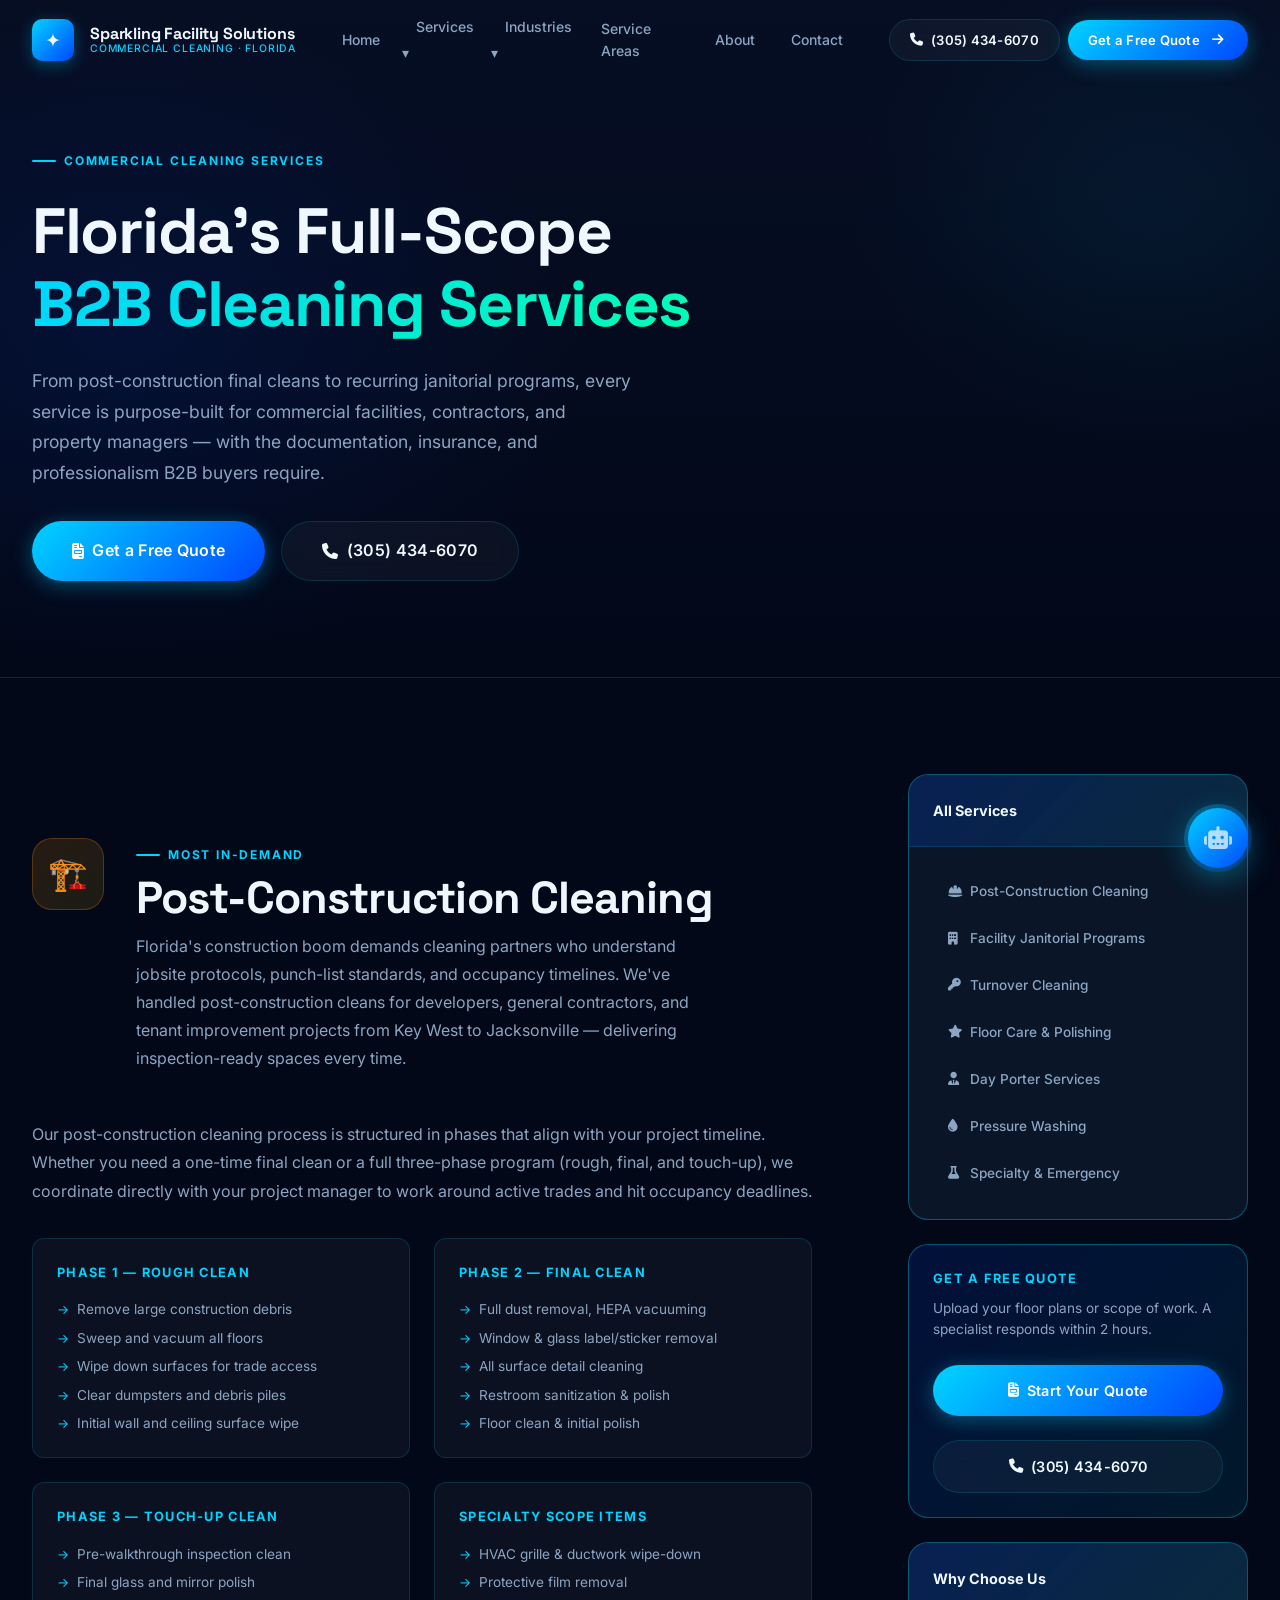
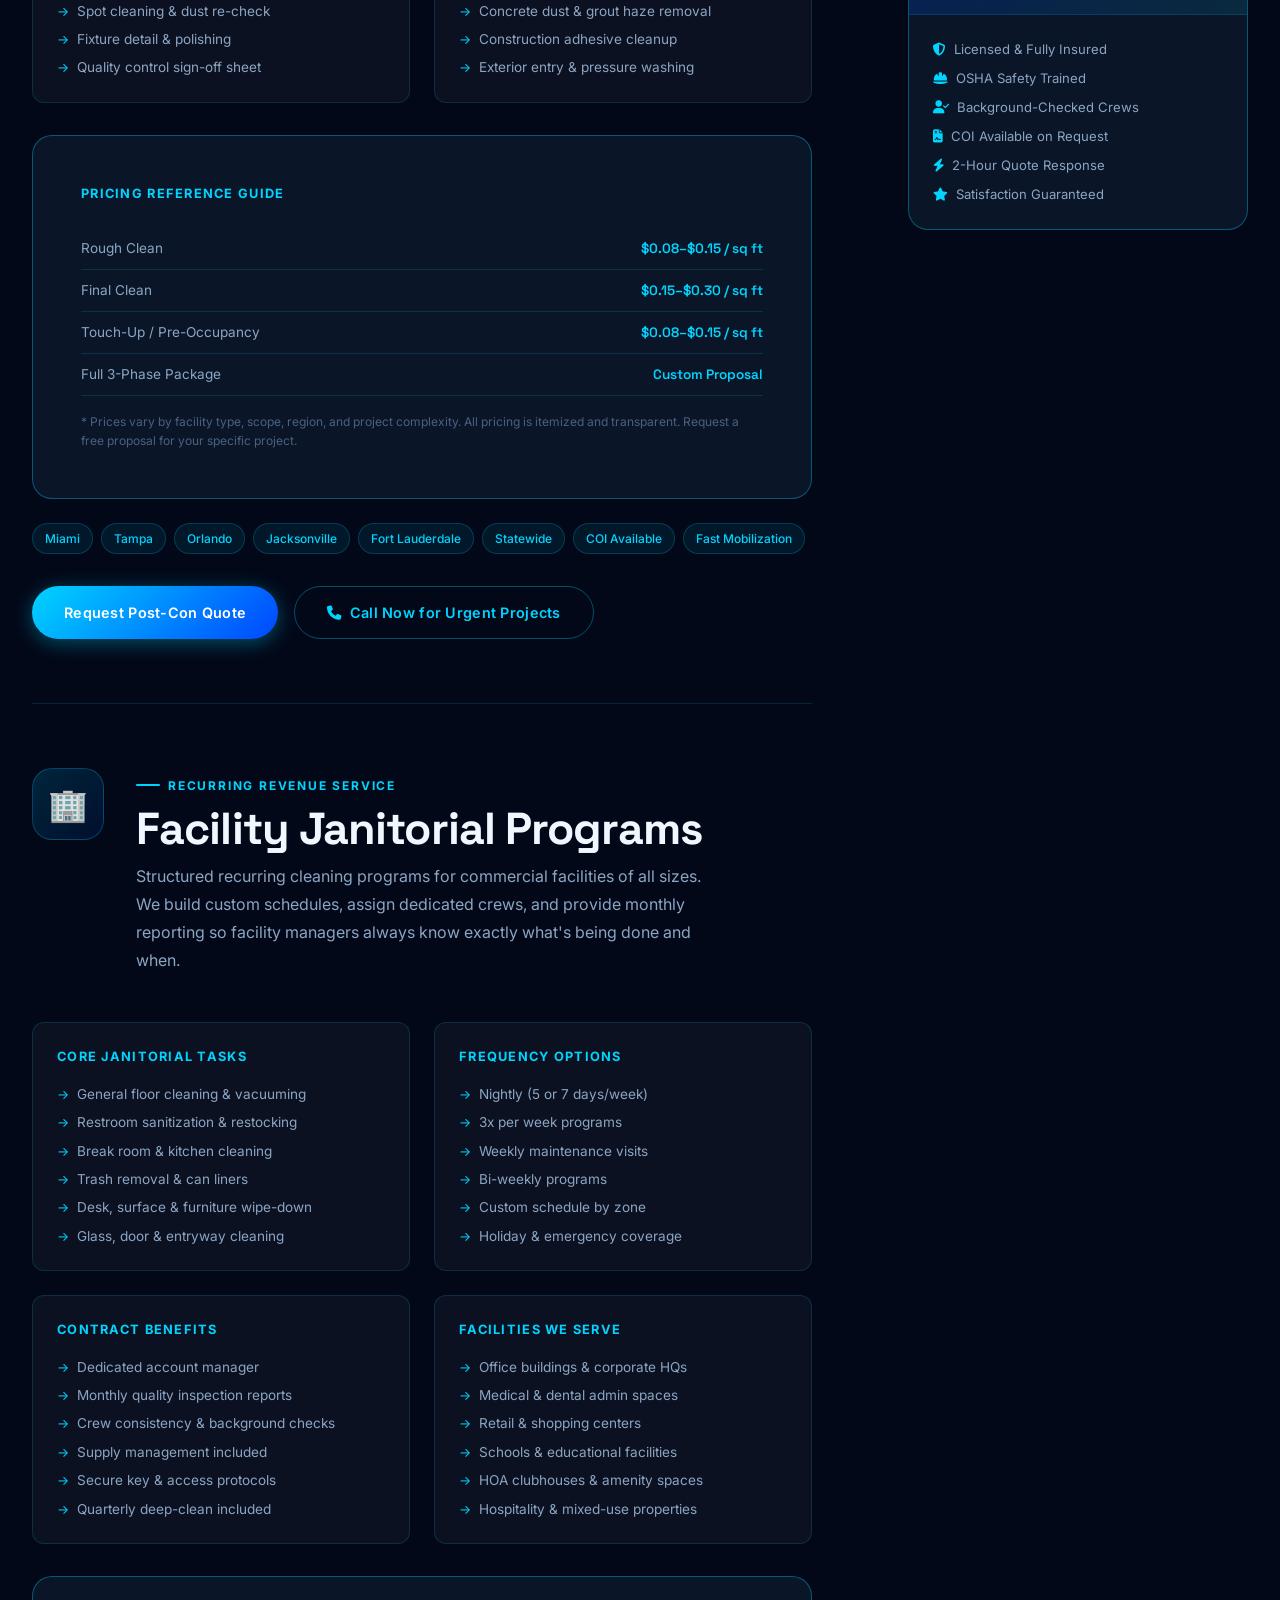
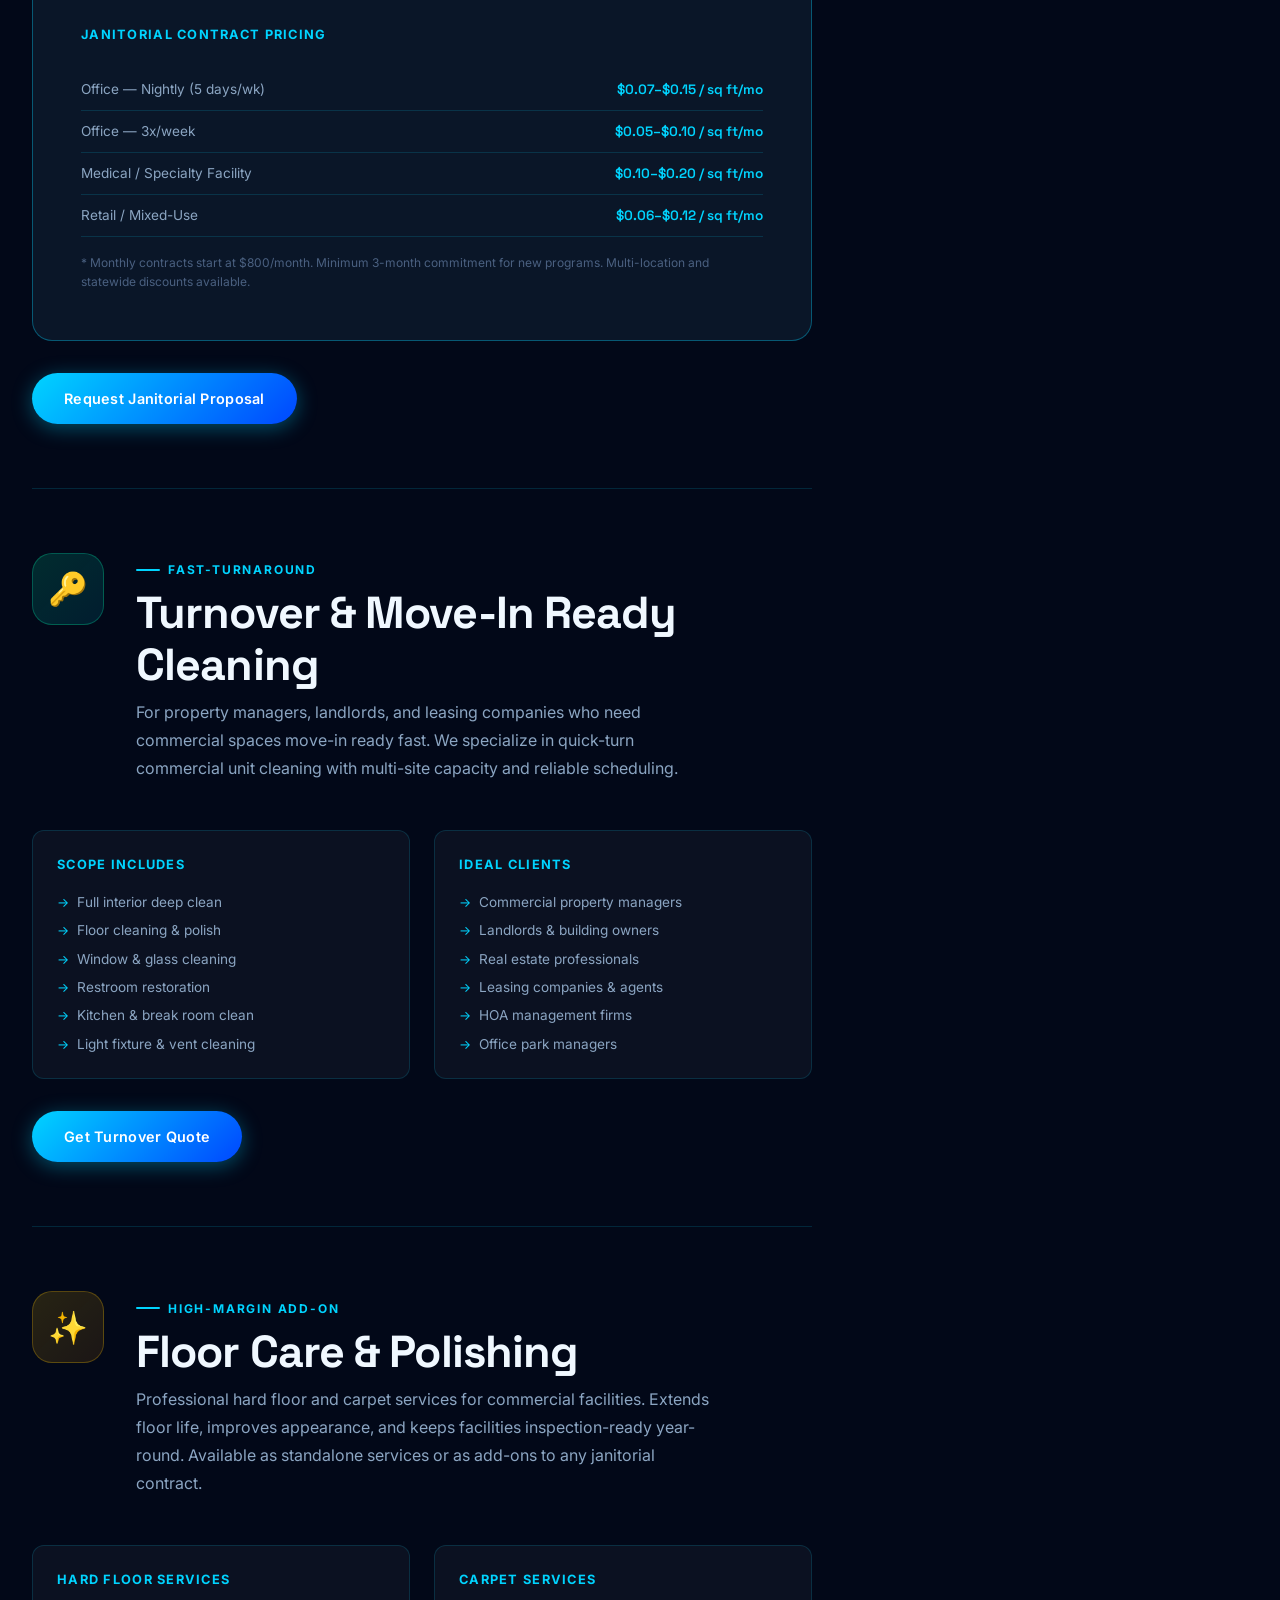
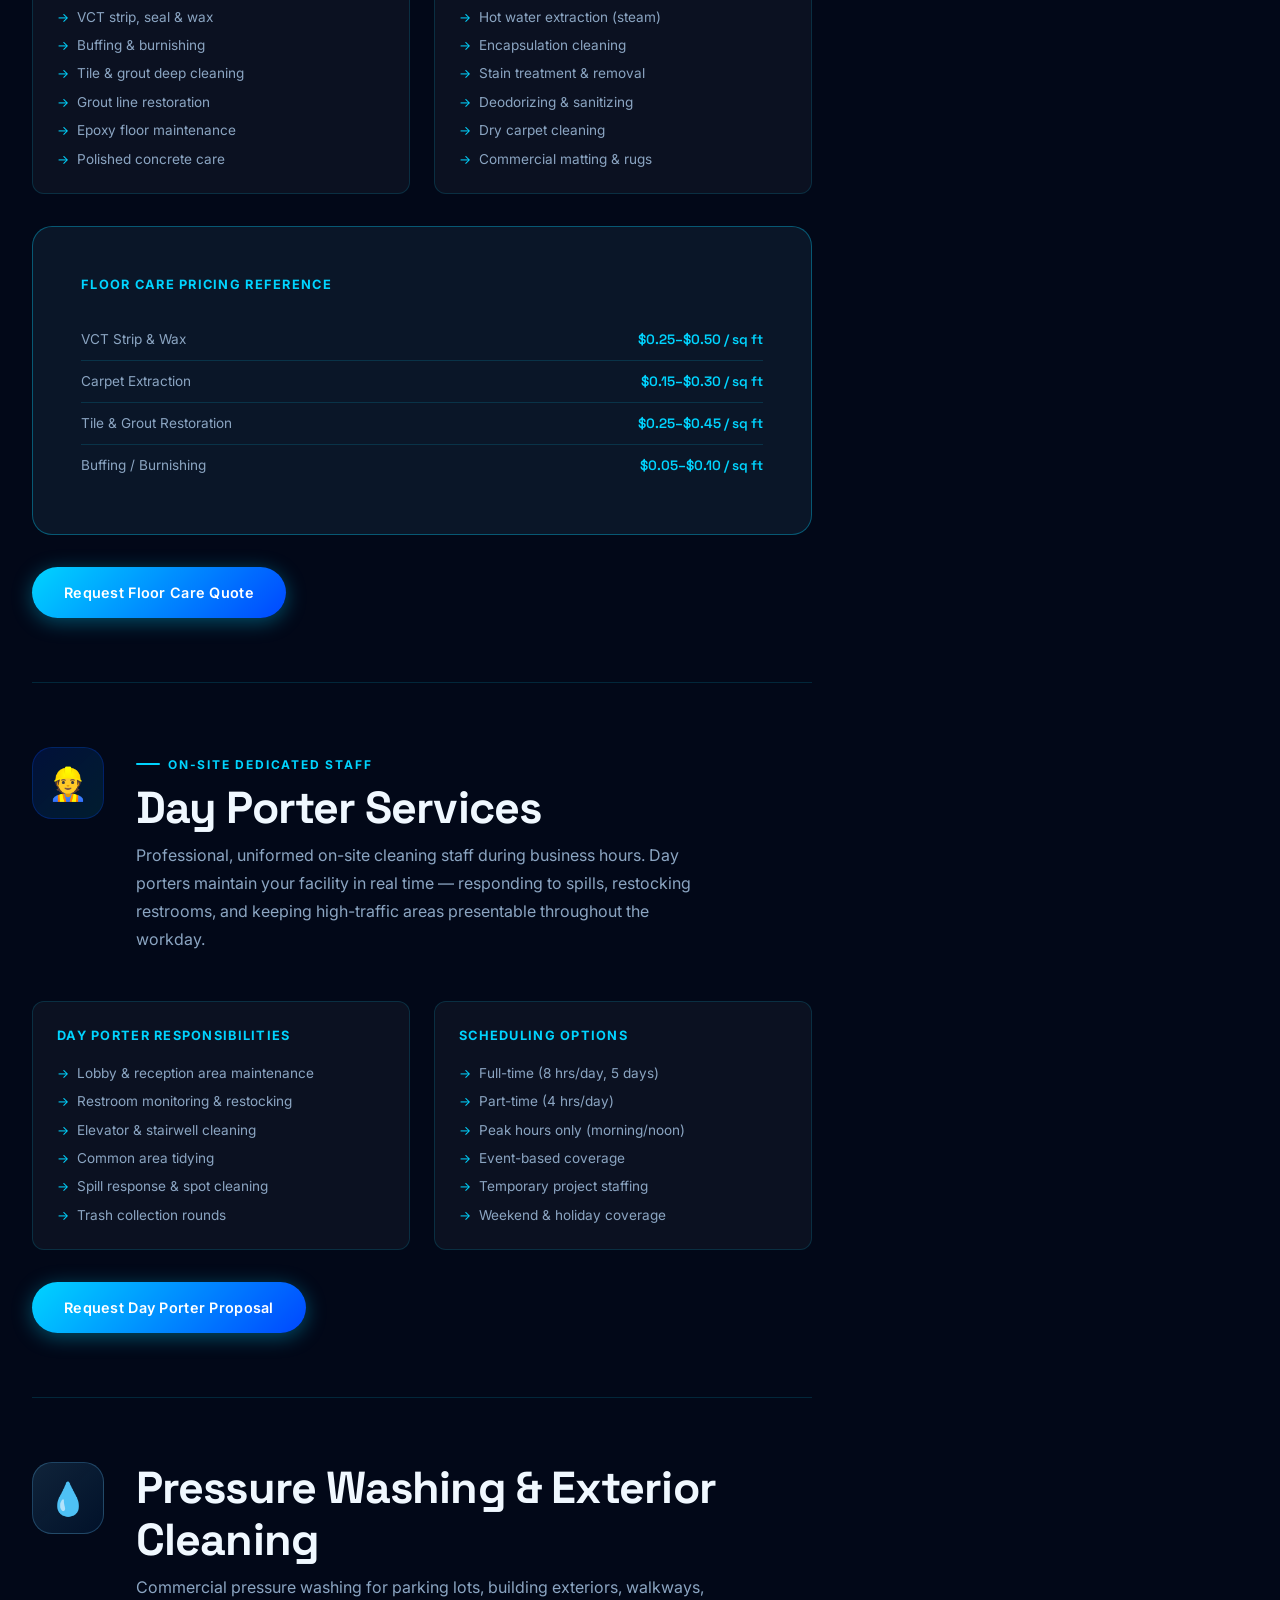
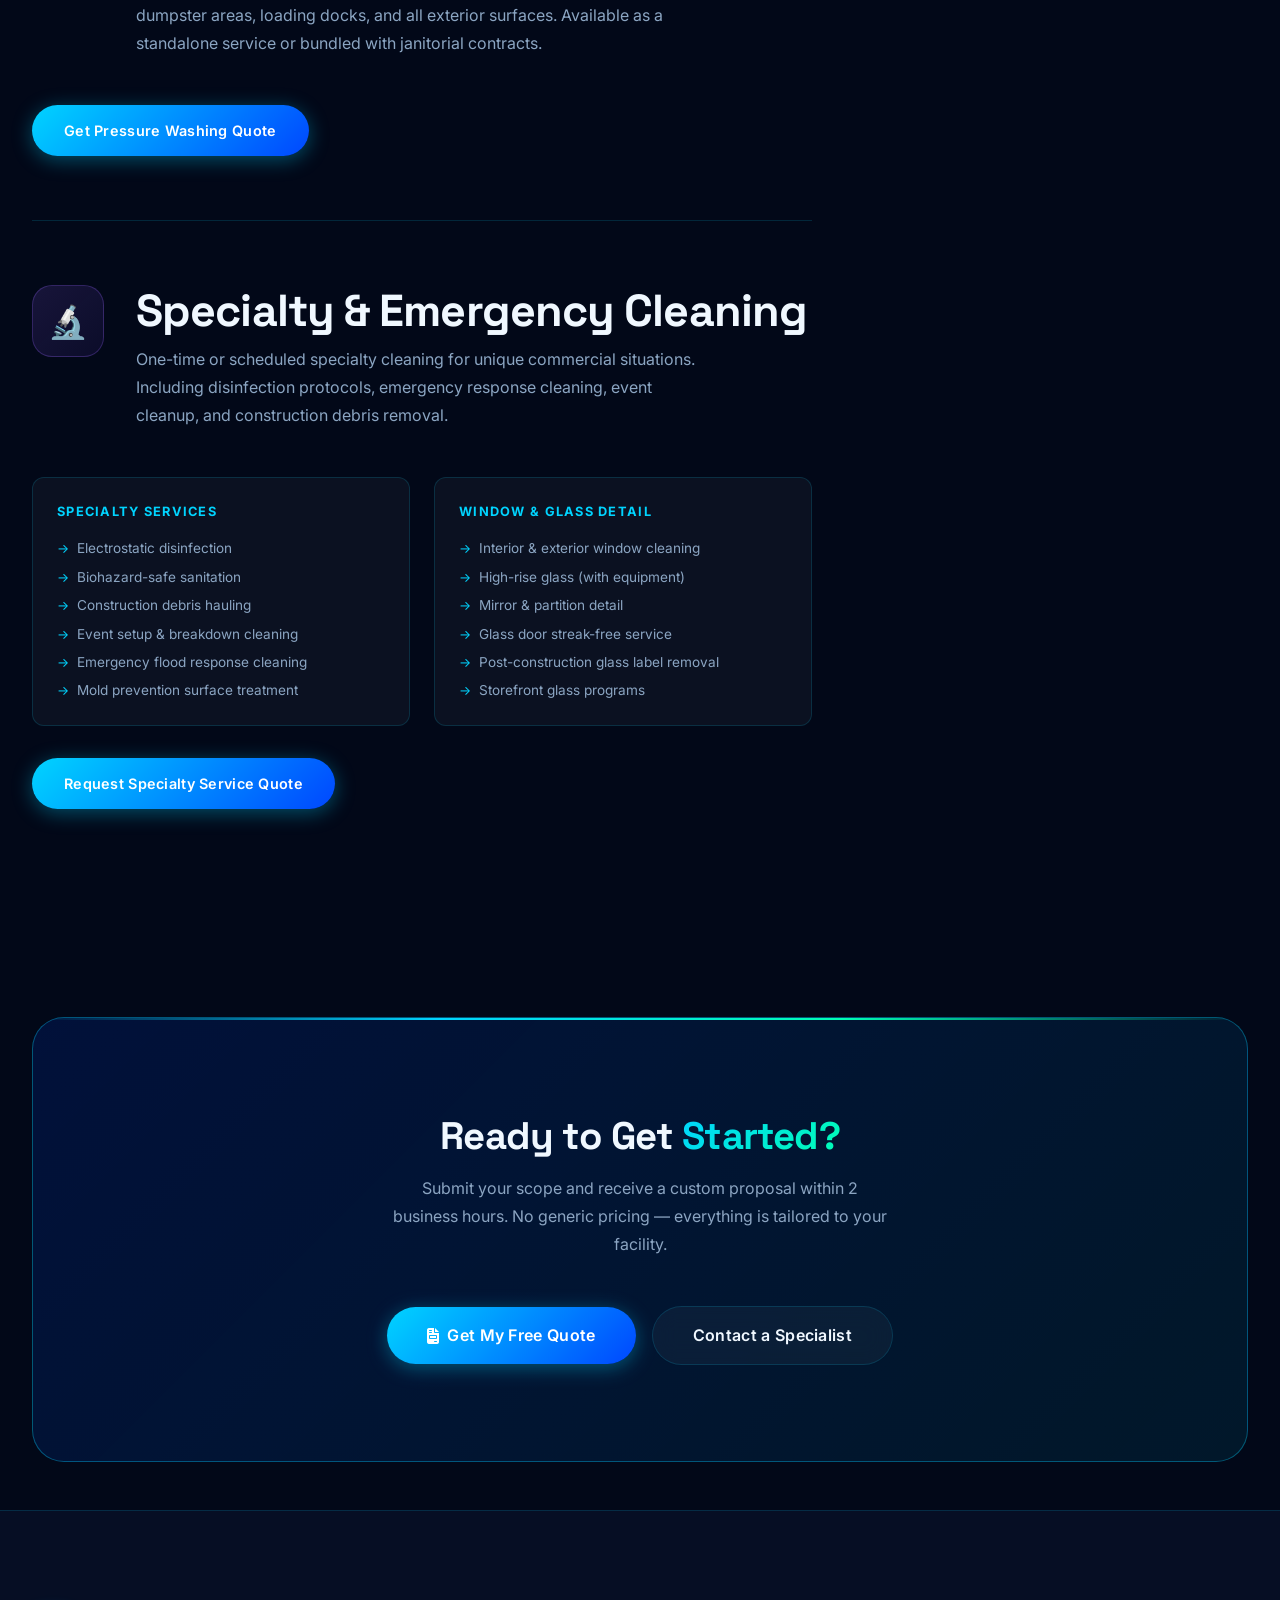
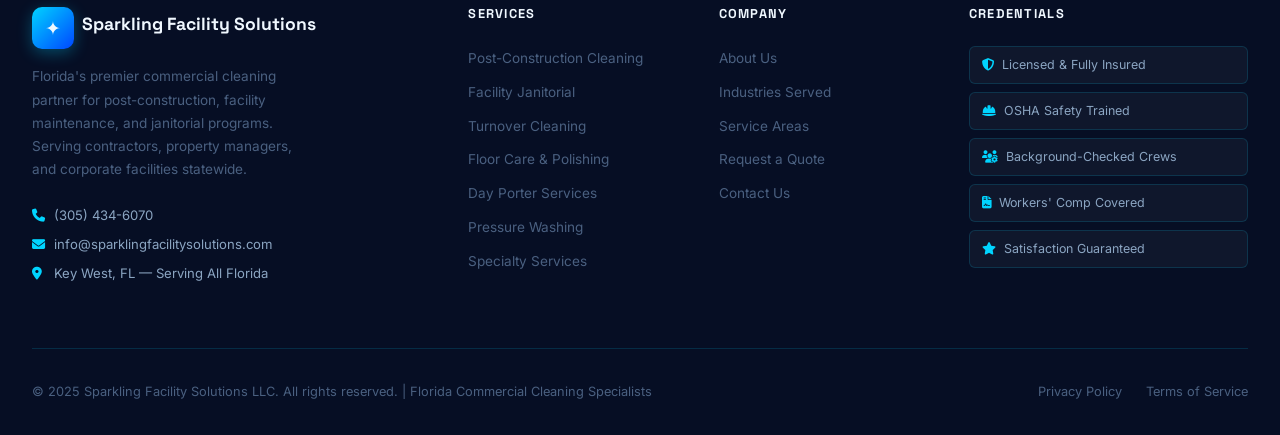
<file: code_sandbox_light_33e7a18f_1776620579/services.html>
<!DOCTYPE html>
<html lang="en">
<head>
  <meta charset="UTF-8" />
  <meta name="viewport" content="width=device-width, initial-scale=1.0" />
  <title>Commercial Cleaning Services | Post-Construction, Janitorial & Facility Care | Sparkling Facility Solutions Florida</title>
  <meta name="description" content="Full-scope commercial cleaning services in Florida: post-construction cleaning, facility janitorial programs, turnover cleaning, floor care, day porter services, and pressure washing. Licensed & insured. Fast quotes." />
  <meta name="keywords" content="post construction cleaning Florida, commercial janitorial services Florida, facility cleaning programs, turnover cleaning Florida, floor care commercial, day porter services, pressure washing commercial Florida" />
  <meta name="robots" content="index, follow" />
  <link rel="canonical" href="https://www.sparklingfacilitysolutions.com/services.html" />

  <!-- Open Graph -->
  <meta property="og:type" content="website" />
  <meta property="og:title" content="Commercial Cleaning Services | Sparkling Facility Solutions Florida" />
  <meta property="og:description" content="Post-construction cleaning, facility janitorial, floor care, and more for commercial clients across Florida. Get a free tailored quote." />
  <meta property="og:url" content="https://www.sparklingfacilitysolutions.com/services.html" />

  <!-- Schema: Service Page -->
  <script type="application/ld+json">
  {
    "@context": "https://schema.org",
    "@type": "ItemList",
    "name": "Commercial Cleaning Services by Sparkling Facility Solutions",
    "description": "Full-scope B2B commercial cleaning services across Florida",
    "itemListElement": [
      {"@type": "Service", "position": 1, "name": "Post-Construction Cleaning", "description": "Final cleans, rough cleans, and touch-up cleans for construction handoffs", "areaServed": "Florida"},
      {"@type": "Service", "position": 2, "name": "Facility Janitorial Programs", "description": "Recurring commercial janitorial services for offices, retail, and facilities", "areaServed": "Florida"},
      {"@type": "Service", "position": 3, "name": "Turnover Cleaning", "description": "Fast mobilization commercial unit and suite turnover cleaning", "areaServed": "Florida"},
      {"@type": "Service", "position": 4, "name": "Floor Care & Polishing", "description": "VCT strip/wax, carpet extraction, tile grout restoration", "areaServed": "Florida"},
      {"@type": "Service", "position": 5, "name": "Day Porter Services", "description": "On-site daytime cleaning staff for lobbies and common areas", "areaServed": "Florida"},
      {"@type": "Service", "position": 6, "name": "Pressure Washing", "description": "Commercial exterior pressure washing and surface cleaning", "areaServed": "Florida"}
    ]
  }
  </script>

  <link rel="preconnect" href="https://fonts.googleapis.com" />
  <link rel="preconnect" href="https://fonts.gstatic.com" crossorigin />
  <link href="https://fonts.googleapis.com/css2?family=Inter:wght@300;400;500;600;700;800;900&family=Space+Grotesk:wght@300;400;500;600;700&display=swap" rel="stylesheet" />
  <link rel="stylesheet" href="https://cdn.jsdelivr.net/npm/@fortawesome/fontawesome-free@6.5.0/css/all.min.css" />
  <link rel="stylesheet" href="css/design-system.css" />

  <style>
    .service-detail {
      display: grid;
      grid-template-columns: 1fr 340px;
      gap: var(--space-4xl);
      align-items: start;
    }

    .service-sidebar {
      position: sticky;
      top: calc(var(--nav-height) + 20px);
    }

    .sidebar-card {
      background: var(--color-bg-card);
      border: 1px solid var(--color-border-strong);
      border-radius: var(--radius-lg);
      overflow: hidden;
    }

    .sidebar-card__header {
      background: linear-gradient(135deg, rgba(0,71,255,0.2), rgba(0,212,255,0.1));
      border-bottom: 1px solid var(--color-border);
      padding: var(--space-lg);
    }

    .sidebar-card__title {
      font-size: 0.9rem;
      font-weight: 700;
    }

    .sidebar-card__body {
      padding: var(--space-lg);
      display: flex;
      flex-direction: column;
      gap: var(--space-md);
    }

    .service-nav-list {
      display: flex;
      flex-direction: column;
      gap: 4px;
    }

    .service-nav-item {
      display: flex;
      align-items: center;
      gap: var(--space-sm);
      padding: 0.6rem 0.875rem;
      border-radius: var(--radius-md);
      font-size: 0.85rem;
      font-weight: 500;
      color: var(--color-text-secondary);
      transition: all var(--transition-fast);
      border: 1px solid transparent;
    }

    .service-nav-item:hover,
    .service-nav-item.active {
      color: var(--color-primary);
      background: var(--color-primary-glow);
      border-color: var(--color-border);
    }

    .service-nav-item i {
      font-size: 0.8rem;
      width: 14px;
    }

    .service-section {
      padding: var(--space-3xl) 0;
      border-bottom: 1px solid var(--color-border);
    }

    .service-section:last-child {
      border-bottom: none;
    }

    .service-section__header {
      display: flex;
      align-items: flex-start;
      gap: var(--space-xl);
      margin-bottom: var(--space-2xl);
    }

    .service-section__icon-lg {
      width: 72px;
      height: 72px;
      border-radius: var(--radius-lg);
      display: flex;
      align-items: center;
      justify-content: center;
      font-size: 2rem;
      flex-shrink: 0;
    }

    .service-detail-grid {
      display: grid;
      grid-template-columns: 1fr 1fr;
      gap: var(--space-lg);
      margin-top: var(--space-xl);
    }

    .service-detail-block {
      background: var(--color-bg-glass-light);
      border: 1px solid var(--color-border);
      border-radius: var(--radius-md);
      padding: var(--space-lg);
    }

    .service-detail-block__title {
      font-size: 0.8rem;
      font-weight: 700;
      text-transform: uppercase;
      letter-spacing: 0.1em;
      color: var(--color-primary);
      margin-bottom: var(--space-md);
    }

    .service-detail-list {
      display: flex;
      flex-direction: column;
      gap: var(--space-sm);
    }

    .service-detail-list li {
      display: flex;
      align-items: flex-start;
      gap: var(--space-sm);
      font-size: 0.85rem;
      color: var(--color-text-secondary);
      line-height: 1.5;
    }

    .service-detail-list li::before {
      content: '→';
      color: var(--color-primary);
      font-size: 0.8rem;
      flex-shrink: 0;
      margin-top: 1px;
    }

    .pricing-guide {
      background: var(--color-bg-card);
      border: 1px solid var(--color-border-strong);
      border-radius: var(--radius-lg);
      padding: var(--space-2xl);
      margin-top: var(--space-xl);
    }

    .pricing-guide__title {
      font-size: 0.8rem;
      font-weight: 700;
      text-transform: uppercase;
      letter-spacing: 0.1em;
      color: var(--color-primary);
      margin-bottom: var(--space-lg);
    }

    .pricing-row {
      display: flex;
      align-items: center;
      justify-content: space-between;
      padding: 0.6rem 0;
      border-bottom: 1px solid var(--color-border);
      font-size: 0.85rem;
    }

    .pricing-row:last-child { border-bottom: none; }

    .pricing-row__service { color: var(--color-text-secondary); }

    .pricing-row__range {
      font-weight: 600;
      color: var(--color-primary);
      font-family: var(--font-heading);
    }

    .pricing-note {
      font-size: 0.75rem;
      color: var(--color-text-muted);
      margin-top: var(--space-md);
      line-height: 1.6;
    }

    /* Service Tags */
    .service-tags {
      display: flex;
      flex-wrap: wrap;
      gap: var(--space-sm);
      margin-top: var(--space-lg);
    }

    .service-tag {
      padding: 0.3rem 0.75rem;
      background: rgba(0,212,255,0.08);
      border: 1px solid rgba(0,212,255,0.2);
      border-radius: var(--radius-full);
      font-size: 0.75rem;
      color: var(--color-primary);
      font-weight: 500;
    }

    @media (max-width: 1024px) {
      .service-detail { grid-template-columns: 1fr; }
      .service-sidebar { position: static; }
    }

    @media (max-width: 640px) {
      .service-detail-grid { grid-template-columns: 1fr; }
      .service-section__header { flex-direction: column; }
    }

    .sr-only {
      position: absolute; width: 1px; height: 1px;
      padding: 0; margin: -1px; overflow: hidden;
      clip: rect(0,0,0,0); white-space: nowrap; border: 0;
    }
  </style>
</head>

<body>
  <a href="#main-content" class="sr-only" style="position:absolute;z-index:9999;padding:8px 16px;background:var(--color-primary);color:#000;font-weight:700;border-radius:4px;">Skip to Main Content</a>

  <div id="nav-placeholder"></div>

  <main id="main-content">

    <!-- PAGE HERO -->
    <section class="page-hero" aria-labelledby="services-page-title">
      <div class="container page-hero__inner">
        <div class="section-label fade-in">Commercial Cleaning Services</div>
        <h1 class="fade-in" id="services-page-title" style="max-width:700px;margin-bottom:var(--space-lg);">
          Florida's Full-Scope <em style="font-style:normal;background:linear-gradient(135deg,var(--color-primary),var(--color-accent));-webkit-background-clip:text;-webkit-text-fill-color:transparent;background-clip:text;">B2B Cleaning Services</em>
        </h1>
        <p class="section-subtitle fade-in" style="max-width:600px;">
          From post-construction final cleans to recurring janitorial programs, every service 
          is purpose-built for commercial facilities, contractors, and property managers — 
          with the documentation, insurance, and professionalism B2B buyers require.
        </p>
        <div style="display:flex;gap:var(--space-md);flex-wrap:wrap;margin-top:var(--space-xl);" class="fade-in">
          <a href="quote.html" class="btn btn--primary btn--lg">
            <i class="fa-solid fa-file-invoice" aria-hidden="true"></i> Get a Free Quote
          </a>
          <a href="tel:3054346070" class="btn btn--ghost btn--lg">
            <i class="fa-solid fa-phone" aria-hidden="true"></i> (305) 434-6070
          </a>
        </div>
      </div>
    </section>

    <!-- SERVICES CONTENT -->
    <section class="section">
      <div class="container">
        <div class="service-detail">

          <!-- Main Content -->
          <div>

            <!-- 1. Post-Construction -->
            <div class="service-section fade-in" id="post-construction" aria-label="Post-Construction Cleaning service">
              <div class="service-section__header">
                <div class="service-section__icon-lg" style="background:linear-gradient(135deg,rgba(255,140,0,0.15),rgba(255,200,0,0.1));border:1px solid rgba(255,140,0,0.25);" aria-hidden="true">🏗️</div>
                <div>
                  <div class="section-label" style="margin-bottom:var(--space-sm);">Most In-Demand</div>
                  <h2 style="margin-bottom:var(--space-sm);">Post-Construction Cleaning</h2>
                  <p style="color:var(--color-text-secondary);line-height:1.75;max-width:580px;">
                    Florida's construction boom demands cleaning partners who understand jobsite protocols, 
                    punch-list standards, and occupancy timelines. We've handled post-construction cleans 
                    for developers, general contractors, and tenant improvement projects from Key West 
                    to Jacksonville — delivering inspection-ready spaces every time.
                  </p>
                </div>
              </div>

              <p style="color:var(--color-text-secondary);line-height:1.8;margin-bottom:var(--space-lg);">
                Our post-construction cleaning process is structured in phases that align with your 
                project timeline. Whether you need a one-time final clean or a full three-phase 
                program (rough, final, and touch-up), we coordinate directly with your project 
                manager to work around active trades and hit occupancy deadlines.
              </p>

              <div class="service-detail-grid" role="list">
                <div class="service-detail-block" role="listitem">
                  <div class="service-detail-block__title">Phase 1 — Rough Clean</div>
                  <ul class="service-detail-list">
                    <li>Remove large construction debris</li>
                    <li>Sweep and vacuum all floors</li>
                    <li>Wipe down surfaces for trade access</li>
                    <li>Clear dumpsters and debris piles</li>
                    <li>Initial wall and ceiling surface wipe</li>
                  </ul>
                </div>
                <div class="service-detail-block" role="listitem">
                  <div class="service-detail-block__title">Phase 2 — Final Clean</div>
                  <ul class="service-detail-list">
                    <li>Full dust removal, HEPA vacuuming</li>
                    <li>Window &amp; glass label/sticker removal</li>
                    <li>All surface detail cleaning</li>
                    <li>Restroom sanitization &amp; polish</li>
                    <li>Floor clean &amp; initial polish</li>
                  </ul>
                </div>
                <div class="service-detail-block" role="listitem">
                  <div class="service-detail-block__title">Phase 3 — Touch-Up Clean</div>
                  <ul class="service-detail-list">
                    <li>Pre-walkthrough inspection clean</li>
                    <li>Final glass and mirror polish</li>
                    <li>Spot cleaning &amp; dust re-check</li>
                    <li>Fixture detail &amp; polishing</li>
                    <li>Quality control sign-off sheet</li>
                  </ul>
                </div>
                <div class="service-detail-block" role="listitem">
                  <div class="service-detail-block__title">Specialty Scope Items</div>
                  <ul class="service-detail-list">
                    <li>HVAC grille &amp; ductwork wipe-down</li>
                    <li>Protective film removal</li>
                    <li>Concrete dust &amp; grout haze removal</li>
                    <li>Construction adhesive cleanup</li>
                    <li>Exterior entry &amp; pressure washing</li>
                  </ul>
                </div>
              </div>

              <div class="pricing-guide" aria-label="Post-construction pricing guide">
                <div class="pricing-guide__title">Pricing Reference Guide</div>
                <div class="pricing-row">
                  <span class="pricing-row__service">Rough Clean</span>
                  <span class="pricing-row__range">$0.08–$0.15 / sq ft</span>
                </div>
                <div class="pricing-row">
                  <span class="pricing-row__service">Final Clean</span>
                  <span class="pricing-row__range">$0.15–$0.30 / sq ft</span>
                </div>
                <div class="pricing-row">
                  <span class="pricing-row__service">Touch-Up / Pre-Occupancy</span>
                  <span class="pricing-row__range">$0.08–$0.15 / sq ft</span>
                </div>
                <div class="pricing-row">
                  <span class="pricing-row__service">Full 3-Phase Package</span>
                  <span class="pricing-row__range">Custom Proposal</span>
                </div>
                <p class="pricing-note">
                  * Prices vary by facility type, scope, region, and project complexity. 
                  All pricing is itemized and transparent. Request a free proposal for your specific project.
                </p>
              </div>

              <div class="service-tags" aria-label="Service tags">
                <span class="service-tag">Miami</span>
                <span class="service-tag">Tampa</span>
                <span class="service-tag">Orlando</span>
                <span class="service-tag">Jacksonville</span>
                <span class="service-tag">Fort Lauderdale</span>
                <span class="service-tag">Statewide</span>
                <span class="service-tag">COI Available</span>
                <span class="service-tag">Fast Mobilization</span>
              </div>

              <div style="margin-top:var(--space-xl);display:flex;gap:var(--space-md);flex-wrap:wrap;">
                <a href="quote.html?service=post-construction" class="btn btn--primary">Request Post-Con Quote</a>
                <a href="tel:3054346070" class="btn btn--outline">
                  <i class="fa-solid fa-phone" aria-hidden="true"></i> Call Now for Urgent Projects
                </a>
              </div>
            </div>

            <!-- 2. Janitorial -->
            <div class="service-section fade-in" id="janitorial" aria-label="Facility Janitorial Programs service">
              <div class="service-section__header">
                <div class="service-section__icon-lg" style="background:linear-gradient(135deg,rgba(0,212,255,0.15),rgba(0,71,255,0.1));border:1px solid rgba(0,212,255,0.25);" aria-hidden="true">🏢</div>
                <div>
                  <div class="section-label" style="margin-bottom:var(--space-sm);">Recurring Revenue Service</div>
                  <h2 style="margin-bottom:var(--space-sm);">Facility Janitorial Programs</h2>
                  <p style="color:var(--color-text-secondary);line-height:1.75;max-width:580px;">
                    Structured recurring cleaning programs for commercial facilities of all sizes. 
                    We build custom schedules, assign dedicated crews, and provide monthly reporting 
                    so facility managers always know exactly what's being done and when.
                  </p>
                </div>
              </div>

              <div class="service-detail-grid" role="list">
                <div class="service-detail-block" role="listitem">
                  <div class="service-detail-block__title">Core Janitorial Tasks</div>
                  <ul class="service-detail-list">
                    <li>General floor cleaning &amp; vacuuming</li>
                    <li>Restroom sanitization &amp; restocking</li>
                    <li>Break room &amp; kitchen cleaning</li>
                    <li>Trash removal &amp; can liners</li>
                    <li>Desk, surface &amp; furniture wipe-down</li>
                    <li>Glass, door &amp; entryway cleaning</li>
                  </ul>
                </div>
                <div class="service-detail-block" role="listitem">
                  <div class="service-detail-block__title">Frequency Options</div>
                  <ul class="service-detail-list">
                    <li>Nightly (5 or 7 days/week)</li>
                    <li>3x per week programs</li>
                    <li>Weekly maintenance visits</li>
                    <li>Bi-weekly programs</li>
                    <li>Custom schedule by zone</li>
                    <li>Holiday &amp; emergency coverage</li>
                  </ul>
                </div>
                <div class="service-detail-block" role="listitem">
                  <div class="service-detail-block__title">Contract Benefits</div>
                  <ul class="service-detail-list">
                    <li>Dedicated account manager</li>
                    <li>Monthly quality inspection reports</li>
                    <li>Crew consistency &amp; background checks</li>
                    <li>Supply management included</li>
                    <li>Secure key &amp; access protocols</li>
                    <li>Quarterly deep-clean included</li>
                  </ul>
                </div>
                <div class="service-detail-block" role="listitem">
                  <div class="service-detail-block__title">Facilities We Serve</div>
                  <ul class="service-detail-list">
                    <li>Office buildings &amp; corporate HQs</li>
                    <li>Medical &amp; dental admin spaces</li>
                    <li>Retail &amp; shopping centers</li>
                    <li>Schools &amp; educational facilities</li>
                    <li>HOA clubhouses &amp; amenity spaces</li>
                    <li>Hospitality &amp; mixed-use properties</li>
                  </ul>
                </div>
              </div>

              <div class="pricing-guide" aria-label="Janitorial pricing guide">
                <div class="pricing-guide__title">Janitorial Contract Pricing</div>
                <div class="pricing-row">
                  <span class="pricing-row__service">Office — Nightly (5 days/wk)</span>
                  <span class="pricing-row__range">$0.07–$0.15 / sq ft/mo</span>
                </div>
                <div class="pricing-row">
                  <span class="pricing-row__service">Office — 3x/week</span>
                  <span class="pricing-row__range">$0.05–$0.10 / sq ft/mo</span>
                </div>
                <div class="pricing-row">
                  <span class="pricing-row__service">Medical / Specialty Facility</span>
                  <span class="pricing-row__range">$0.10–$0.20 / sq ft/mo</span>
                </div>
                <div class="pricing-row">
                  <span class="pricing-row__service">Retail / Mixed-Use</span>
                  <span class="pricing-row__range">$0.06–$0.12 / sq ft/mo</span>
                </div>
                <p class="pricing-note">
                  * Monthly contracts start at $800/month. Minimum 3-month commitment for new programs.
                  Multi-location and statewide discounts available.
                </p>
              </div>

              <div style="margin-top:var(--space-xl);">
                <a href="quote.html?service=janitorial" class="btn btn--primary">Request Janitorial Proposal</a>
              </div>
            </div>

            <!-- 3. Turnover -->
            <div class="service-section fade-in" id="turnover" aria-label="Turnover Cleaning service">
              <div class="service-section__header">
                <div class="service-section__icon-lg" style="background:linear-gradient(135deg,rgba(0,255,179,0.15),rgba(0,212,255,0.1));border:1px solid rgba(0,255,179,0.25);" aria-hidden="true">🔑</div>
                <div>
                  <div class="section-label" style="margin-bottom:var(--space-sm);">Fast-Turnaround</div>
                  <h2 style="margin-bottom:var(--space-sm);">Turnover &amp; Move-In Ready Cleaning</h2>
                  <p style="color:var(--color-text-secondary);line-height:1.75;max-width:580px;">
                    For property managers, landlords, and leasing companies who need commercial 
                    spaces move-in ready fast. We specialize in quick-turn commercial unit cleaning 
                    with multi-site capacity and reliable scheduling.
                  </p>
                </div>
              </div>

              <div class="service-detail-grid" role="list">
                <div class="service-detail-block" role="listitem">
                  <div class="service-detail-block__title">Scope Includes</div>
                  <ul class="service-detail-list">
                    <li>Full interior deep clean</li>
                    <li>Floor cleaning &amp; polish</li>
                    <li>Window &amp; glass cleaning</li>
                    <li>Restroom restoration</li>
                    <li>Kitchen &amp; break room clean</li>
                    <li>Light fixture &amp; vent cleaning</li>
                  </ul>
                </div>
                <div class="service-detail-block" role="listitem">
                  <div class="service-detail-block__title">Ideal Clients</div>
                  <ul class="service-detail-list">
                    <li>Commercial property managers</li>
                    <li>Landlords &amp; building owners</li>
                    <li>Real estate professionals</li>
                    <li>Leasing companies &amp; agents</li>
                    <li>HOA management firms</li>
                    <li>Office park managers</li>
                  </ul>
                </div>
              </div>

              <div style="margin-top:var(--space-xl);">
                <a href="quote.html?service=turnover" class="btn btn--primary">Get Turnover Quote</a>
              </div>
            </div>

            <!-- 4. Floor Care -->
            <div class="service-section fade-in" id="floor-care" aria-label="Floor Care service">
              <div class="service-section__header">
                <div class="service-section__icon-lg" style="background:linear-gradient(135deg,rgba(255,200,0,0.15),rgba(255,140,0,0.1));border:1px solid rgba(255,200,0,0.25);" aria-hidden="true">✨</div>
                <div>
                  <div class="section-label" style="margin-bottom:var(--space-sm);">High-Margin Add-On</div>
                  <h2 style="margin-bottom:var(--space-sm);">Floor Care &amp; Polishing</h2>
                  <p style="color:var(--color-text-secondary);line-height:1.75;max-width:580px;">
                    Professional hard floor and carpet services for commercial facilities. 
                    Extends floor life, improves appearance, and keeps facilities inspection-ready 
                    year-round. Available as standalone services or as add-ons to any janitorial contract.
                  </p>
                </div>
              </div>

              <div class="service-detail-grid" role="list">
                <div class="service-detail-block" role="listitem">
                  <div class="service-detail-block__title">Hard Floor Services</div>
                  <ul class="service-detail-list">
                    <li>VCT strip, seal &amp; wax</li>
                    <li>Buffing &amp; burnishing</li>
                    <li>Tile &amp; grout deep cleaning</li>
                    <li>Grout line restoration</li>
                    <li>Epoxy floor maintenance</li>
                    <li>Polished concrete care</li>
                  </ul>
                </div>
                <div class="service-detail-block" role="listitem">
                  <div class="service-detail-block__title">Carpet Services</div>
                  <ul class="service-detail-list">
                    <li>Hot water extraction (steam)</li>
                    <li>Encapsulation cleaning</li>
                    <li>Stain treatment &amp; removal</li>
                    <li>Deodorizing &amp; sanitizing</li>
                    <li>Dry carpet cleaning</li>
                    <li>Commercial matting &amp; rugs</li>
                  </ul>
                </div>
              </div>

              <div class="pricing-guide" aria-label="Floor care pricing">
                <div class="pricing-guide__title">Floor Care Pricing Reference</div>
                <div class="pricing-row">
                  <span class="pricing-row__service">VCT Strip &amp; Wax</span>
                  <span class="pricing-row__range">$0.25–$0.50 / sq ft</span>
                </div>
                <div class="pricing-row">
                  <span class="pricing-row__service">Carpet Extraction</span>
                  <span class="pricing-row__range">$0.15–$0.30 / sq ft</span>
                </div>
                <div class="pricing-row">
                  <span class="pricing-row__service">Tile &amp; Grout Restoration</span>
                  <span class="pricing-row__range">$0.25–$0.45 / sq ft</span>
                </div>
                <div class="pricing-row">
                  <span class="pricing-row__service">Buffing / Burnishing</span>
                  <span class="pricing-row__range">$0.05–$0.10 / sq ft</span>
                </div>
              </div>

              <div style="margin-top:var(--space-xl);">
                <a href="quote.html?service=floor-care" class="btn btn--primary">Request Floor Care Quote</a>
              </div>
            </div>

            <!-- 5. Day Porter -->
            <div class="service-section fade-in" id="day-porter" aria-label="Day Porter Services">
              <div class="service-section__header">
                <div class="service-section__icon-lg" style="background:linear-gradient(135deg,rgba(0,71,255,0.15),rgba(0,212,255,0.1));border:1px solid rgba(0,71,255,0.25);" aria-hidden="true">👷</div>
                <div>
                  <div class="section-label" style="margin-bottom:var(--space-sm);">On-Site Dedicated Staff</div>
                  <h2 style="margin-bottom:var(--space-sm);">Day Porter Services</h2>
                  <p style="color:var(--color-text-secondary);line-height:1.75;max-width:580px;">
                    Professional, uniformed on-site cleaning staff during business hours. 
                    Day porters maintain your facility in real time — responding to spills, 
                    restocking restrooms, and keeping high-traffic areas presentable throughout 
                    the workday.
                  </p>
                </div>
              </div>

              <div class="service-detail-grid" role="list">
                <div class="service-detail-block" role="listitem">
                  <div class="service-detail-block__title">Day Porter Responsibilities</div>
                  <ul class="service-detail-list">
                    <li>Lobby &amp; reception area maintenance</li>
                    <li>Restroom monitoring &amp; restocking</li>
                    <li>Elevator &amp; stairwell cleaning</li>
                    <li>Common area tidying</li>
                    <li>Spill response &amp; spot cleaning</li>
                    <li>Trash collection rounds</li>
                  </ul>
                </div>
                <div class="service-detail-block" role="listitem">
                  <div class="service-detail-block__title">Scheduling Options</div>
                  <ul class="service-detail-list">
                    <li>Full-time (8 hrs/day, 5 days)</li>
                    <li>Part-time (4 hrs/day)</li>
                    <li>Peak hours only (morning/noon)</li>
                    <li>Event-based coverage</li>
                    <li>Temporary project staffing</li>
                    <li>Weekend &amp; holiday coverage</li>
                  </ul>
                </div>
              </div>

              <div style="margin-top:var(--space-xl);">
                <a href="quote.html?service=day-porter" class="btn btn--primary">Request Day Porter Proposal</a>
              </div>
            </div>

            <!-- 6. Pressure Washing & Specialty -->
            <div class="service-section fade-in" id="pressure-washing" aria-label="Pressure Washing service">
              <div class="service-section__header">
                <div class="service-section__icon-lg" style="background:linear-gradient(135deg,rgba(100,200,255,0.15),rgba(0,100,200,0.1));border:1px solid rgba(100,200,255,0.25);" aria-hidden="true">💧</div>
                <div>
                  <h2 style="margin-bottom:var(--space-sm);">Pressure Washing &amp; Exterior Cleaning</h2>
                  <p style="color:var(--color-text-secondary);line-height:1.75;max-width:580px;">
                    Commercial pressure washing for parking lots, building exteriors, walkways, 
                    dumpster areas, loading docks, and all exterior surfaces. Available as a 
                    standalone service or bundled with janitorial contracts.
                  </p>
                </div>
              </div>

              <div style="margin-top:var(--space-xl);">
                <a href="quote.html?service=pressure-washing" class="btn btn--primary">Get Pressure Washing Quote</a>
              </div>
            </div>

            <!-- 7. Specialty -->
            <div class="service-section fade-in" id="specialty" aria-label="Specialty Cleaning service">
              <div class="service-section__header">
                <div class="service-section__icon-lg" style="background:linear-gradient(135deg,rgba(150,100,255,0.15),rgba(100,50,200,0.1));border:1px solid rgba(150,100,255,0.25);" aria-hidden="true">🔬</div>
                <div>
                  <h2 style="margin-bottom:var(--space-sm);">Specialty &amp; Emergency Cleaning</h2>
                  <p style="color:var(--color-text-secondary);line-height:1.75;max-width:580px;">
                    One-time or scheduled specialty cleaning for unique commercial situations. 
                    Including disinfection protocols, emergency response cleaning, event cleanup, 
                    and construction debris removal.
                  </p>
                </div>
              </div>

              <div class="service-detail-grid" role="list">
                <div class="service-detail-block" role="listitem">
                  <div class="service-detail-block__title">Specialty Services</div>
                  <ul class="service-detail-list">
                    <li>Electrostatic disinfection</li>
                    <li>Biohazard-safe sanitation</li>
                    <li>Construction debris hauling</li>
                    <li>Event setup &amp; breakdown cleaning</li>
                    <li>Emergency flood response cleaning</li>
                    <li>Mold prevention surface treatment</li>
                  </ul>
                </div>
                <div class="service-detail-block" role="listitem">
                  <div class="service-detail-block__title">Window &amp; Glass Detail</div>
                  <ul class="service-detail-list">
                    <li>Interior &amp; exterior window cleaning</li>
                    <li>High-rise glass (with equipment)</li>
                    <li>Mirror &amp; partition detail</li>
                    <li>Glass door streak-free service</li>
                    <li>Post-construction glass label removal</li>
                    <li>Storefront glass programs</li>
                  </ul>
                </div>
              </div>

              <div style="margin-top:var(--space-xl);">
                <a href="quote.html?service=specialty" class="btn btn--primary">Request Specialty Service Quote</a>
              </div>
            </div>

          </div>

          <!-- Sidebar -->
          <aside class="service-sidebar" aria-label="Services navigation sidebar">
            <div class="sidebar-card mb-lg">
              <div class="sidebar-card__header">
                <div class="sidebar-card__title">All Services</div>
              </div>
              <div class="sidebar-card__body">
                <nav class="service-nav-list" aria-label="Jump to service section">
                  <a href="#post-construction" class="service-nav-item">
                    <i class="fa-solid fa-hard-hat" aria-hidden="true"></i>
                    Post-Construction Cleaning
                  </a>
                  <a href="#janitorial" class="service-nav-item">
                    <i class="fa-solid fa-building" aria-hidden="true"></i>
                    Facility Janitorial Programs
                  </a>
                  <a href="#turnover" class="service-nav-item">
                    <i class="fa-solid fa-key" aria-hidden="true"></i>
                    Turnover Cleaning
                  </a>
                  <a href="#floor-care" class="service-nav-item">
                    <i class="fa-solid fa-star" aria-hidden="true"></i>
                    Floor Care &amp; Polishing
                  </a>
                  <a href="#day-porter" class="service-nav-item">
                    <i class="fa-solid fa-user-tie" aria-hidden="true"></i>
                    Day Porter Services
                  </a>
                  <a href="#pressure-washing" class="service-nav-item">
                    <i class="fa-solid fa-droplet" aria-hidden="true"></i>
                    Pressure Washing
                  </a>
                  <a href="#specialty" class="service-nav-item">
                    <i class="fa-solid fa-flask" aria-hidden="true"></i>
                    Specialty &amp; Emergency
                  </a>
                </nav>
              </div>
            </div>

            <!-- Quick Quote Card -->
            <div class="sidebar-card mb-lg" style="background:linear-gradient(135deg,rgba(0,71,255,0.15),rgba(0,212,255,0.08));border-color:var(--color-border-strong);">
              <div class="sidebar-card__body" style="gap:var(--space-lg);">
                <div>
                  <div style="font-size:0.8rem;font-weight:700;text-transform:uppercase;letter-spacing:0.1em;color:var(--color-primary);margin-bottom:var(--space-sm);">Get a Free Quote</div>
                  <p style="font-size:0.85rem;color:var(--color-text-secondary);line-height:1.6;">
                    Upload your floor plans or scope of work. A specialist responds within 2 hours.
                  </p>
                </div>
                <a href="quote.html" class="btn btn--primary w-full" style="justify-content:center;">
                  <i class="fa-solid fa-file-invoice" aria-hidden="true"></i>
                  Start Your Quote
                </a>
                <a href="tel:3054346070" class="btn btn--ghost w-full" style="justify-content:center;">
                  <i class="fa-solid fa-phone" aria-hidden="true"></i>
                  (305) 434-6070
                </a>
              </div>
            </div>

            <!-- Trust Card -->
            <div class="sidebar-card">
              <div class="sidebar-card__header">
                <div class="sidebar-card__title">Why Choose Us</div>
              </div>
              <div class="sidebar-card__body">
                <div style="display:flex;flex-direction:column;gap:var(--space-sm);" role="list" aria-label="Trust credentials">
                  <div style="display:flex;align-items:center;gap:var(--space-sm);font-size:0.82rem;color:var(--color-text-secondary);" role="listitem">
                    <i class="fa-solid fa-shield-halved" style="color:var(--color-primary);" aria-hidden="true"></i>
                    Licensed &amp; Fully Insured
                  </div>
                  <div style="display:flex;align-items:center;gap:var(--space-sm);font-size:0.82rem;color:var(--color-text-secondary);" role="listitem">
                    <i class="fa-solid fa-hard-hat" style="color:var(--color-primary);" aria-hidden="true"></i>
                    OSHA Safety Trained
                  </div>
                  <div style="display:flex;align-items:center;gap:var(--space-sm);font-size:0.82rem;color:var(--color-text-secondary);" role="listitem">
                    <i class="fa-solid fa-user-check" style="color:var(--color-primary);" aria-hidden="true"></i>
                    Background-Checked Crews
                  </div>
                  <div style="display:flex;align-items:center;gap:var(--space-sm);font-size:0.82rem;color:var(--color-text-secondary);" role="listitem">
                    <i class="fa-solid fa-file-contract" style="color:var(--color-primary);" aria-hidden="true"></i>
                    COI Available on Request
                  </div>
                  <div style="display:flex;align-items:center;gap:var(--space-sm);font-size:0.82rem;color:var(--color-text-secondary);" role="listitem">
                    <i class="fa-solid fa-bolt" style="color:var(--color-primary);" aria-hidden="true"></i>
                    2-Hour Quote Response
                  </div>
                  <div style="display:flex;align-items:center;gap:var(--space-sm);font-size:0.82rem;color:var(--color-text-secondary);" role="listitem">
                    <i class="fa-solid fa-star" style="color:var(--color-primary);" aria-hidden="true"></i>
                    Satisfaction Guaranteed
                  </div>
                </div>
              </div>
            </div>

          </aside>
        </div>
      </div>
    </section>

    <!-- CTA -->
    <section class="section--sm" aria-labelledby="services-cta-heading">
      <div class="container">
        <div class="cta-banner fade-in">
          <h2 class="cta-banner__title" id="services-cta-heading">
            Ready to Get <span class="gradient-text">Started?</span>
          </h2>
          <p class="cta-banner__subtitle">
            Submit your scope and receive a custom proposal within 2 business hours. 
            No generic pricing — everything is tailored to your facility.
          </p>
          <div class="cta-banner__actions">
            <a href="quote.html" class="btn btn--primary btn--lg">
              <i class="fa-solid fa-file-invoice" aria-hidden="true"></i>
              Get My Free Quote
            </a>
            <a href="contact.html" class="btn btn--ghost btn--lg">Contact a Specialist</a>
          </div>
        </div>
      </div>
    </section>

  </main>

  <div id="footer-placeholder"></div>
  <div id="ai-widget-placeholder"></div>

  <script src="js/components.js" defer></script>
  <script src="js/main.js" defer></script>
</body>
</html>
</file>
<file: code_sandbox_light_33e7a18f_1776620579/css/design-system.css>
/* ============================================================
   SPARKLING FACILITY SOLUTIONS — Design System
   Futuristic B2B Commercial Cleaning | Florida
   ============================================================ */

/* ── Google Fonts ── */
@import url('https://fonts.googleapis.com/css2?family=Inter:wght@300;400;500;600;700;800;900&family=Space+Grotesk:wght@300;400;500;600;700&display=swap');

/* ── CSS Custom Properties ── */
:root {
  /* Brand Colors */
  --color-primary: #00D4FF;
  --color-primary-dark: #0099BB;
  --color-primary-glow: rgba(0, 212, 255, 0.25);
  --color-secondary: #0047FF;
  --color-accent: #00FFB3;
  --color-accent-glow: rgba(0, 255, 179, 0.2);

  /* Dark Background System */
  --color-bg-darkest: #020818;
  --color-bg-dark: #060E24;
  --color-bg-card: #0A1628;
  --color-bg-card-hover: #0D1E38;
  --color-bg-glass: rgba(10, 22, 40, 0.7);
  --color-bg-glass-light: rgba(255, 255, 255, 0.04);
  --color-border: rgba(0, 212, 255, 0.15);
  --color-border-strong: rgba(0, 212, 255, 0.35);

  /* Text */
  --color-text-primary: #F0F8FF;
  --color-text-secondary: #8BA5C2;
  --color-text-muted: #4A6080;
  --color-text-accent: #00D4FF;

  /* Typography */
  --font-heading: 'Space Grotesk', 'Inter', sans-serif;
  --font-body: 'Inter', sans-serif;

  /* Spacing */
  --space-xs: 0.25rem;
  --space-sm: 0.5rem;
  --space-md: 1rem;
  --space-lg: 1.5rem;
  --space-xl: 2rem;
  --space-2xl: 3rem;
  --space-3xl: 4rem;
  --space-4xl: 6rem;

  /* Border Radius */
  --radius-sm: 6px;
  --radius-md: 12px;
  --radius-lg: 20px;
  --radius-xl: 32px;
  --radius-full: 9999px;

  /* Shadows */
  --shadow-glow: 0 0 40px rgba(0, 212, 255, 0.15);
  --shadow-glow-strong: 0 0 60px rgba(0, 212, 255, 0.3);
  --shadow-card: 0 8px 32px rgba(0, 0, 0, 0.4);
  --shadow-card-hover: 0 16px 48px rgba(0, 0, 0, 0.6), 0 0 30px rgba(0, 212, 255, 0.1);

  /* Transitions */
  --transition-fast: 0.15s ease;
  --transition-base: 0.25s ease;
  --transition-slow: 0.4s ease;
  --transition-slower: 0.6s cubic-bezier(0.22, 1, 0.36, 1);

  /* Layout */
  --container-max: 1280px;
  --container-narrow: 900px;
  --nav-height: 80px;
}

/* ── Reset & Base ── */
*, *::before, *::after {
  box-sizing: border-box;
  margin: 0;
  padding: 0;
}

html {
  font-size: 16px;
  scroll-behavior: smooth;
  -webkit-text-size-adjust: 100%;
}

body {
  font-family: var(--font-body);
  background-color: var(--color-bg-darkest);
  color: var(--color-text-primary);
  line-height: 1.6;
  overflow-x: hidden;
  -webkit-font-smoothing: antialiased;
  -moz-osx-font-smoothing: grayscale;
}

img, video { max-width: 100%; height: auto; display: block; }
a { color: inherit; text-decoration: none; }
ul, ol { list-style: none; }
button { cursor: pointer; border: none; background: none; font: inherit; }
input, textarea, select { font: inherit; }

/* ── Scrollbar ── */
::-webkit-scrollbar { width: 6px; }
::-webkit-scrollbar-track { background: var(--color-bg-darkest); }
::-webkit-scrollbar-thumb { background: var(--color-primary-dark); border-radius: var(--radius-full); }

/* ── Typography Scale ── */
h1, h2, h3, h4, h5, h6 {
  font-family: var(--font-heading);
  line-height: 1.15;
  font-weight: 700;
  letter-spacing: -0.02em;
}

h1 { font-size: clamp(2.2rem, 5vw, 4rem); font-weight: 800; }
h2 { font-size: clamp(1.8rem, 3.5vw, 2.8rem); font-weight: 700; }
h3 { font-size: clamp(1.3rem, 2.5vw, 1.8rem); font-weight: 600; }
h4 { font-size: 1.25rem; font-weight: 600; }
h5 { font-size: 1.1rem; font-weight: 500; }

p { color: var(--color-text-secondary); line-height: 1.75; }

/* ── Container ── */
.container {
  max-width: var(--container-max);
  margin: 0 auto;
  padding: 0 var(--space-xl);
}

.container--narrow {
  max-width: var(--container-narrow);
  margin: 0 auto;
  padding: 0 var(--space-xl);
}

/* ── Section Utilities ── */
.section { padding: var(--space-4xl) 0; }
.section--sm { padding: var(--space-2xl) 0; }
.section--lg { padding: 7rem 0; }

.section-label {
  display: inline-flex;
  align-items: center;
  gap: var(--space-sm);
  font-size: 0.75rem;
  font-weight: 700;
  letter-spacing: 0.15em;
  text-transform: uppercase;
  color: var(--color-primary);
  margin-bottom: var(--space-lg);
}

.section-label::before {
  content: '';
  display: block;
  width: 24px;
  height: 2px;
  background: var(--color-primary);
  border-radius: var(--radius-full);
}

.section-title {
  margin-bottom: var(--space-lg);
}

.section-title span {
  background: linear-gradient(135deg, var(--color-primary) 0%, var(--color-accent) 100%);
  -webkit-background-clip: text;
  -webkit-text-fill-color: transparent;
  background-clip: text;
}

.section-subtitle {
  font-size: 1.1rem;
  color: var(--color-text-secondary);
  max-width: 600px;
  line-height: 1.75;
}

.text-center { text-align: center; }
.text-center .section-subtitle { margin-left: auto; margin-right: auto; }
.text-center .section-label { display: inline-flex; margin-left: auto; margin-right: auto; }

/* ── Buttons ── */
.btn {
  display: inline-flex;
  align-items: center;
  justify-content: center;
  gap: var(--space-sm);
  padding: 0.875rem 2rem;
  font-family: var(--font-body);
  font-size: 0.9rem;
  font-weight: 600;
  letter-spacing: 0.02em;
  border-radius: var(--radius-full);
  transition: all var(--transition-base);
  white-space: nowrap;
  position: relative;
  overflow: hidden;
}

.btn::after {
  content: '';
  position: absolute;
  inset: 0;
  background: rgba(255, 255, 255, 0.08);
  opacity: 0;
  transition: opacity var(--transition-fast);
}
.btn:hover::after { opacity: 1; }

.btn--primary {
  background: linear-gradient(135deg, var(--color-primary) 0%, var(--color-secondary) 100%);
  color: #fff;
  box-shadow: 0 4px 20px rgba(0, 212, 255, 0.35);
}
.btn--primary:hover {
  transform: translateY(-2px);
  box-shadow: 0 8px 30px rgba(0, 212, 255, 0.5);
}

.btn--outline {
  background: transparent;
  color: var(--color-primary);
  border: 1.5px solid var(--color-border-strong);
}
.btn--outline:hover {
  background: var(--color-primary-glow);
  border-color: var(--color-primary);
  transform: translateY(-2px);
}

.btn--ghost {
  background: var(--color-bg-glass-light);
  color: var(--color-text-primary);
  border: 1px solid var(--color-border);
  backdrop-filter: blur(12px);
}
.btn--ghost:hover {
  background: var(--color-primary-glow);
  border-color: var(--color-border-strong);
  color: var(--color-primary);
}

.btn--lg {
  padding: 1rem 2.5rem;
  font-size: 1rem;
}

.btn--sm {
  padding: 0.6rem 1.25rem;
  font-size: 0.82rem;
}

.btn-icon {
  width: 20px;
  height: 20px;
  display: flex;
  align-items: center;
  justify-content: center;
  flex-shrink: 0;
}

/* ── Cards ── */
.card {
  background: var(--color-bg-card);
  border: 1px solid var(--color-border);
  border-radius: var(--radius-lg);
  padding: var(--space-2xl);
  transition: all var(--transition-slow);
  position: relative;
  overflow: hidden;
}

.card::before {
  content: '';
  position: absolute;
  top: 0; left: 0; right: 0;
  height: 1px;
  background: linear-gradient(90deg, transparent, var(--color-primary), transparent);
  opacity: 0;
  transition: opacity var(--transition-slow);
}

.card:hover {
  transform: translateY(-4px);
  border-color: var(--color-border-strong);
  box-shadow: var(--shadow-card-hover);
  background: var(--color-bg-card-hover);
}
.card:hover::before { opacity: 1; }

/* ── Glass Card ── */
.glass-card {
  background: var(--color-bg-glass);
  backdrop-filter: blur(20px);
  -webkit-backdrop-filter: blur(20px);
  border: 1px solid var(--color-border);
  border-radius: var(--radius-lg);
}

/* ── Gradient Text ── */
.gradient-text {
  background: linear-gradient(135deg, var(--color-primary) 0%, var(--color-accent) 100%);
  -webkit-background-clip: text;
  -webkit-text-fill-color: transparent;
  background-clip: text;
}

/* ── Badge ── */
.badge {
  display: inline-flex;
  align-items: center;
  gap: 6px;
  padding: 0.35rem 0.75rem;
  font-size: 0.75rem;
  font-weight: 600;
  border-radius: var(--radius-full);
  letter-spacing: 0.05em;
}

.badge--primary {
  background: rgba(0, 212, 255, 0.12);
  color: var(--color-primary);
  border: 1px solid rgba(0, 212, 255, 0.3);
}

.badge--success {
  background: rgba(0, 255, 179, 0.1);
  color: var(--color-accent);
  border: 1px solid rgba(0, 255, 179, 0.25);
}

.badge--gold {
  background: rgba(255, 200, 0, 0.1);
  color: #FFC800;
  border: 1px solid rgba(255, 200, 0, 0.25);
}

/* ── Navigation ── */
.nav {
  position: fixed;
  top: 0; left: 0; right: 0;
  z-index: 1000;
  height: var(--nav-height);
  display: flex;
  align-items: center;
  transition: all var(--transition-base);
}

.nav.scrolled {
  background: rgba(6, 14, 36, 0.95);
  backdrop-filter: blur(20px);
  -webkit-backdrop-filter: blur(20px);
  border-bottom: 1px solid var(--color-border);
  box-shadow: 0 4px 30px rgba(0, 0, 0, 0.3);
}

.nav__inner {
  max-width: var(--container-max);
  margin: 0 auto;
  padding: 0 var(--space-xl);
  width: 100%;
  display: flex;
  align-items: center;
  justify-content: space-between;
  gap: var(--space-xl);
}

.nav__logo {
  display: flex;
  align-items: center;
  gap: var(--space-md);
  flex-shrink: 0;
}

.nav__logo-icon {
  width: 42px;
  height: 42px;
  background: linear-gradient(135deg, var(--color-primary), var(--color-secondary));
  border-radius: 10px;
  display: flex;
  align-items: center;
  justify-content: center;
  font-size: 1.2rem;
  box-shadow: 0 4px 15px rgba(0, 212, 255, 0.3);
}

.nav__logo-text {
  display: flex;
  flex-direction: column;
  line-height: 1.1;
}

.nav__logo-name {
  font-family: var(--font-heading);
  font-size: 1rem;
  font-weight: 700;
  color: var(--color-text-primary);
  letter-spacing: -0.01em;
}

.nav__logo-tag {
  font-size: 0.65rem;
  font-weight: 500;
  color: var(--color-primary);
  letter-spacing: 0.08em;
  text-transform: uppercase;
}

.nav__links {
  display: flex;
  align-items: center;
  gap: var(--space-sm);
}

.nav__link {
  padding: 0.5rem 0.875rem;
  font-size: 0.875rem;
  font-weight: 500;
  color: var(--color-text-secondary);
  border-radius: var(--radius-full);
  transition: all var(--transition-fast);
  position: relative;
}

.nav__link:hover,
.nav__link.active {
  color: var(--color-text-primary);
  background: var(--color-bg-glass-light);
}

.nav__link.active {
  color: var(--color-primary);
}

/* Dropdown */
.nav__dropdown {
  position: relative;
}

.nav__dropdown-menu {
  position: absolute;
  top: calc(100% + 8px);
  left: 50%;
  transform: translateX(-50%) translateY(8px);
  min-width: 200px;
  background: var(--color-bg-card);
  border: 1px solid var(--color-border);
  border-radius: var(--radius-md);
  padding: var(--space-sm);
  opacity: 0;
  pointer-events: none;
  transition: all var(--transition-base);
  box-shadow: var(--shadow-card);
}

.nav__dropdown:hover .nav__dropdown-menu {
  opacity: 1;
  pointer-events: all;
  transform: translateX(-50%) translateY(0);
}

.nav__dropdown-item {
  display: block;
  padding: 0.5rem 0.75rem;
  font-size: 0.85rem;
  color: var(--color-text-secondary);
  border-radius: var(--radius-sm);
  transition: all var(--transition-fast);
}
.nav__dropdown-item:hover {
  color: var(--color-primary);
  background: var(--color-primary-glow);
}

.nav__cta {
  display: flex;
  align-items: center;
  gap: var(--space-sm);
}

/* Mobile nav */
.nav__hamburger {
  display: none;
  flex-direction: column;
  gap: 5px;
  padding: 8px;
  cursor: pointer;
}

.nav__hamburger span {
  display: block;
  width: 22px;
  height: 2px;
  background: var(--color-text-primary);
  border-radius: 2px;
  transition: all var(--transition-base);
}

.nav__mobile {
  display: none;
  position: fixed;
  top: var(--nav-height);
  left: 0; right: 0;
  background: rgba(6, 14, 36, 0.98);
  backdrop-filter: blur(20px);
  border-bottom: 1px solid var(--color-border);
  padding: var(--space-xl);
  z-index: 999;
  flex-direction: column;
  gap: var(--space-sm);
}

.nav__mobile.open { display: flex; }

.nav__mobile-link {
  padding: 0.75rem 1rem;
  font-size: 0.95rem;
  font-weight: 500;
  color: var(--color-text-secondary);
  border-radius: var(--radius-md);
  transition: all var(--transition-fast);
  border: 1px solid transparent;
}
.nav__mobile-link:hover {
  color: var(--color-primary);
  background: var(--color-primary-glow);
  border-color: var(--color-border);
}

/* ── Hero Section ── */
.hero {
  position: relative;
  min-height: 100vh;
  display: flex;
  align-items: center;
  overflow: hidden;
  padding-top: var(--nav-height);
}

.hero__bg {
  position: absolute;
  inset: 0;
  z-index: 0;
}

.hero__bg-image {
  width: 100%;
  height: 100%;
  object-fit: cover;
  opacity: 0.12;
  filter: saturate(0.4);
}

.hero__bg-gradient {
  position: absolute;
  inset: 0;
  background: 
    radial-gradient(ellipse 80% 60% at 20% 40%, rgba(0, 71, 255, 0.18) 0%, transparent 60%),
    radial-gradient(ellipse 60% 80% at 80% 60%, rgba(0, 212, 255, 0.1) 0%, transparent 60%),
    linear-gradient(180deg, rgba(2, 8, 24, 0.3) 0%, rgba(2, 8, 24, 0.8) 70%, var(--color-bg-darkest) 100%);
}

.hero__grid {
  position: absolute;
  inset: 0;
  background-image: 
    linear-gradient(rgba(0, 212, 255, 0.04) 1px, transparent 1px),
    linear-gradient(90deg, rgba(0, 212, 255, 0.04) 1px, transparent 1px);
  background-size: 80px 80px;
  mask-image: radial-gradient(ellipse 80% 60% at 50% 40%, black 0%, transparent 70%);
}

.hero__orb {
  position: absolute;
  border-radius: 50%;
  filter: blur(80px);
  pointer-events: none;
}

.hero__orb--1 {
  width: 600px; height: 600px;
  background: radial-gradient(circle, rgba(0, 71, 255, 0.12) 0%, transparent 70%);
  top: -100px; left: -150px;
  animation: orbFloat 8s ease-in-out infinite;
}

.hero__orb--2 {
  width: 500px; height: 500px;
  background: radial-gradient(circle, rgba(0, 212, 255, 0.08) 0%, transparent 70%);
  bottom: 0; right: -100px;
  animation: orbFloat 10s ease-in-out infinite reverse;
}

@keyframes orbFloat {
  0%, 100% { transform: translateY(0) scale(1); }
  50% { transform: translateY(-30px) scale(1.05); }
}

.hero__content {
  position: relative;
  z-index: 1;
  max-width: var(--container-max);
  margin: 0 auto;
  padding: var(--space-4xl) var(--space-xl);
  display: grid;
  grid-template-columns: 1fr 1fr;
  gap: var(--space-4xl);
  align-items: center;
}

.hero__tag {
  display: inline-flex;
  align-items: center;
  gap: var(--space-sm);
  padding: 0.4rem 1rem;
  background: rgba(0, 212, 255, 0.08);
  border: 1px solid rgba(0, 212, 255, 0.25);
  border-radius: var(--radius-full);
  font-size: 0.75rem;
  font-weight: 600;
  letter-spacing: 0.1em;
  text-transform: uppercase;
  color: var(--color-primary);
  margin-bottom: var(--space-lg);
}

.hero__tag-dot {
  width: 6px;
  height: 6px;
  background: var(--color-primary);
  border-radius: 50%;
  animation: pulse-dot 2s ease-in-out infinite;
}

@keyframes pulse-dot {
  0%, 100% { opacity: 1; transform: scale(1); }
  50% { opacity: 0.5; transform: scale(0.7); }
}

.hero__title {
  font-size: clamp(2.4rem, 5vw, 4.2rem);
  font-weight: 900;
  line-height: 1.08;
  letter-spacing: -0.03em;
  margin-bottom: var(--space-xl);
}

.hero__title em {
  font-style: normal;
  background: linear-gradient(135deg, var(--color-primary) 0%, var(--color-accent) 100%);
  -webkit-background-clip: text;
  -webkit-text-fill-color: transparent;
  background-clip: text;
}

.hero__subtitle {
  font-size: 1.1rem;
  line-height: 1.8;
  color: var(--color-text-secondary);
  margin-bottom: var(--space-2xl);
  max-width: 520px;
}

.hero__actions {
  display: flex;
  align-items: center;
  gap: var(--space-md);
  flex-wrap: wrap;
  margin-bottom: var(--space-2xl);
}

.hero__trust {
  display: flex;
  align-items: center;
  gap: var(--space-lg);
  flex-wrap: wrap;
}

.hero__trust-item {
  display: flex;
  align-items: center;
  gap: var(--space-xs);
  font-size: 0.8rem;
  font-weight: 500;
  color: var(--color-text-secondary);
}

.hero__trust-item i {
  color: var(--color-primary);
  font-size: 0.75rem;
}

/* Hero Right Panel */
.hero__panel {
  background: var(--color-bg-glass);
  backdrop-filter: blur(24px);
  border: 1px solid var(--color-border);
  border-radius: var(--radius-xl);
  padding: var(--space-2xl);
  position: relative;
  overflow: hidden;
}

.hero__panel::before {
  content: '';
  position: absolute;
  top: 0; left: 0; right: 0;
  height: 2px;
  background: linear-gradient(90deg, transparent, var(--color-primary), var(--color-accent), transparent);
}

.hero__stats-grid {
  display: grid;
  grid-template-columns: 1fr 1fr;
  gap: var(--space-md);
  margin-bottom: var(--space-xl);
}

.hero__stat {
  background: var(--color-bg-glass-light);
  border: 1px solid var(--color-border);
  border-radius: var(--radius-md);
  padding: var(--space-lg);
  text-align: center;
}

.hero__stat-number {
  font-family: var(--font-heading);
  font-size: 1.8rem;
  font-weight: 800;
  background: linear-gradient(135deg, var(--color-primary), var(--color-accent));
  -webkit-background-clip: text;
  -webkit-text-fill-color: transparent;
  background-clip: text;
  display: block;
}

.hero__stat-label {
  font-size: 0.75rem;
  color: var(--color-text-muted);
  margin-top: 2px;
}

.hero__services-preview {
  display: flex;
  flex-direction: column;
  gap: var(--space-sm);
}

.hero__service-item {
  display: flex;
  align-items: center;
  gap: var(--space-md);
  padding: 0.75rem var(--space-md);
  background: var(--color-bg-glass-light);
  border: 1px solid var(--color-border);
  border-radius: var(--radius-md);
  transition: all var(--transition-fast);
  cursor: pointer;
}

.hero__service-item:hover {
  border-color: var(--color-border-strong);
  background: var(--color-primary-glow);
}

.hero__service-icon {
  width: 36px;
  height: 36px;
  border-radius: var(--radius-sm);
  background: linear-gradient(135deg, var(--color-primary), var(--color-secondary));
  display: flex;
  align-items: center;
  justify-content: center;
  font-size: 0.9rem;
  flex-shrink: 0;
}

.hero__service-name {
  font-size: 0.85rem;
  font-weight: 600;
  color: var(--color-text-primary);
}

.hero__service-desc {
  font-size: 0.72rem;
  color: var(--color-text-muted);
  margin-top: 1px;
}

/* ── Trust Bar ── */
.trust-bar {
  background: var(--color-bg-dark);
  border-top: 1px solid var(--color-border);
  border-bottom: 1px solid var(--color-border);
  padding: var(--space-lg) 0;
}

.trust-bar__inner {
  display: flex;
  align-items: center;
  justify-content: center;
  gap: var(--space-3xl);
  flex-wrap: wrap;
}

.trust-bar__item {
  display: flex;
  align-items: center;
  gap: var(--space-sm);
  font-size: 0.85rem;
  font-weight: 600;
  color: var(--color-text-secondary);
}

.trust-bar__icon {
  width: 32px;
  height: 32px;
  border-radius: var(--radius-sm);
  background: var(--color-primary-glow);
  display: flex;
  align-items: center;
  justify-content: center;
  color: var(--color-primary);
  font-size: 0.85rem;
}

/* ── Stats Counter ── */
.stats-grid {
  display: grid;
  grid-template-columns: repeat(4, 1fr);
  gap: var(--space-md);
}

.stat-card {
  text-align: center;
  padding: var(--space-2xl);
  position: relative;
}

.stat-card__number {
  font-family: var(--font-heading);
  font-size: clamp(2rem, 4vw, 3rem);
  font-weight: 800;
  background: linear-gradient(135deg, var(--color-primary), var(--color-accent));
  -webkit-background-clip: text;
  -webkit-text-fill-color: transparent;
  background-clip: text;
  display: block;
}

.stat-card__label {
  font-size: 0.875rem;
  color: var(--color-text-secondary);
  margin-top: var(--space-xs);
}

/* ── Service Cards ── */
.services-grid {
  display: grid;
  grid-template-columns: repeat(3, 1fr);
  gap: var(--space-lg);
}

.service-card {
  background: var(--color-bg-card);
  border: 1px solid var(--color-border);
  border-radius: var(--radius-lg);
  padding: var(--space-2xl);
  transition: all var(--transition-slow);
  position: relative;
  overflow: hidden;
  cursor: pointer;
}

.service-card::after {
  content: '';
  position: absolute;
  bottom: 0; left: 0;
  right: 0; height: 3px;
  background: linear-gradient(90deg, var(--color-primary), var(--color-accent));
  transform: scaleX(0);
  transform-origin: left;
  transition: transform var(--transition-slow);
}

.service-card:hover {
  transform: translateY(-6px);
  border-color: var(--color-border-strong);
  box-shadow: var(--shadow-card-hover);
}
.service-card:hover::after { transform: scaleX(1); }

.service-card__icon {
  width: 56px;
  height: 56px;
  border-radius: var(--radius-md);
  background: linear-gradient(135deg, rgba(0, 212, 255, 0.15), rgba(0, 71, 255, 0.15));
  border: 1px solid rgba(0, 212, 255, 0.2);
  display: flex;
  align-items: center;
  justify-content: center;
  font-size: 1.4rem;
  margin-bottom: var(--space-lg);
  transition: all var(--transition-slow);
}

.service-card:hover .service-card__icon {
  background: linear-gradient(135deg, var(--color-primary), var(--color-secondary));
  border-color: transparent;
  box-shadow: 0 8px 20px rgba(0, 212, 255, 0.3);
}

.service-card__title {
  font-size: 1.1rem;
  font-weight: 700;
  margin-bottom: var(--space-sm);
  color: var(--color-text-primary);
}

.service-card__desc {
  font-size: 0.875rem;
  color: var(--color-text-secondary);
  line-height: 1.7;
  margin-bottom: var(--space-lg);
}

.service-card__features {
  display: flex;
  flex-direction: column;
  gap: var(--space-xs);
}

.service-card__feature {
  display: flex;
  align-items: center;
  gap: var(--space-sm);
  font-size: 0.8rem;
  color: var(--color-text-secondary);
}

.service-card__feature::before {
  content: '';
  width: 5px;
  height: 5px;
  background: var(--color-primary);
  border-radius: 50%;
  flex-shrink: 0;
}

.service-card__link {
  display: inline-flex;
  align-items: center;
  gap: var(--space-sm);
  margin-top: var(--space-lg);
  font-size: 0.85rem;
  font-weight: 600;
  color: var(--color-primary);
  transition: gap var(--transition-fast);
}
.service-card:hover .service-card__link { gap: var(--space-md); }

/* ── Industry Cards ── */
.industry-grid {
  display: grid;
  grid-template-columns: repeat(3, 1fr);
  gap: var(--space-md);
}

.industry-card {
  background: var(--color-bg-card);
  border: 1px solid var(--color-border);
  border-radius: var(--radius-lg);
  padding: var(--space-xl);
  transition: all var(--transition-slow);
  display: flex;
  flex-direction: column;
  gap: var(--space-md);
  cursor: pointer;
  text-decoration: none;
}

.industry-card:hover {
  border-color: var(--color-border-strong);
  background: var(--color-bg-card-hover);
  transform: translateY(-4px);
  box-shadow: var(--shadow-card-hover);
}

.industry-card__icon {
  width: 48px; height: 48px;
  border-radius: var(--radius-md);
  display: flex;
  align-items: center;
  justify-content: center;
  font-size: 1.2rem;
}

.industry-card__name {
  font-size: 1rem;
  font-weight: 700;
  color: var(--color-text-primary);
}

.industry-card__desc {
  font-size: 0.82rem;
  color: var(--color-text-muted);
  line-height: 1.6;
}

/* ── Process Steps ── */
.process-steps {
  display: grid;
  grid-template-columns: repeat(4, 1fr);
  gap: var(--space-lg);
  position: relative;
}

.process-steps::before {
  content: '';
  position: absolute;
  top: 36px;
  left: calc(12.5% + 18px);
  right: calc(12.5% + 18px);
  height: 1px;
  background: linear-gradient(90deg, var(--color-primary), var(--color-accent));
  z-index: 0;
}

.process-step {
  text-align: center;
  position: relative;
  z-index: 1;
}

.process-step__num {
  width: 72px; height: 72px;
  border-radius: 50%;
  background: var(--color-bg-card);
  border: 2px solid var(--color-border-strong);
  display: flex;
  align-items: center;
  justify-content: center;
  font-family: var(--font-heading);
  font-size: 1.3rem;
  font-weight: 800;
  color: var(--color-primary);
  margin: 0 auto var(--space-lg);
  transition: all var(--transition-slow);
}

.process-step:hover .process-step__num {
  background: linear-gradient(135deg, var(--color-primary), var(--color-secondary));
  color: #fff;
  border-color: transparent;
  box-shadow: 0 0 30px rgba(0, 212, 255, 0.4);
}

.process-step__title {
  font-size: 1rem;
  font-weight: 700;
  margin-bottom: var(--space-sm);
}

.process-step__desc {
  font-size: 0.82rem;
  color: var(--color-text-muted);
  line-height: 1.6;
}

/* ── Testimonials ── */
.testimonials-grid {
  display: grid;
  grid-template-columns: repeat(3, 1fr);
  gap: var(--space-lg);
}

.testimonial-card {
  background: var(--color-bg-card);
  border: 1px solid var(--color-border);
  border-radius: var(--radius-lg);
  padding: var(--space-2xl);
  position: relative;
  transition: all var(--transition-slow);
}

.testimonial-card:hover {
  border-color: var(--color-border-strong);
  transform: translateY(-4px);
  box-shadow: var(--shadow-card-hover);
}

.testimonial-card__quote {
  font-size: 2.5rem;
  color: var(--color-primary);
  opacity: 0.3;
  font-family: Georgia, serif;
  line-height: 1;
  margin-bottom: var(--space-md);
}

.testimonial-card__text {
  font-size: 0.9rem;
  line-height: 1.75;
  color: var(--color-text-secondary);
  margin-bottom: var(--space-xl);
  font-style: italic;
}

.testimonial-card__stars {
  color: #FFC800;
  font-size: 0.8rem;
  margin-bottom: var(--space-md);
  letter-spacing: 2px;
}

.testimonial-card__author {
  display: flex;
  align-items: center;
  gap: var(--space-md);
}

.testimonial-card__avatar {
  width: 44px; height: 44px;
  border-radius: 50%;
  background: linear-gradient(135deg, var(--color-primary), var(--color-secondary));
  display: flex;
  align-items: center;
  justify-content: center;
  font-weight: 700;
  font-size: 1rem;
  color: #fff;
  flex-shrink: 0;
}

.testimonial-card__name {
  font-size: 0.9rem;
  font-weight: 700;
  color: var(--color-text-primary);
}

.testimonial-card__role {
  font-size: 0.75rem;
  color: var(--color-text-muted);
}

/* ── CTA Banner ── */
.cta-banner {
  background: linear-gradient(135deg, rgba(0, 71, 255, 0.15) 0%, rgba(0, 212, 255, 0.08) 100%);
  border: 1px solid var(--color-border-strong);
  border-radius: var(--radius-xl);
  padding: var(--space-4xl);
  text-align: center;
  position: relative;
  overflow: hidden;
}

.cta-banner::before {
  content: '';
  position: absolute;
  top: 0; left: 0; right: 0;
  height: 2px;
  background: linear-gradient(90deg, transparent, var(--color-primary), var(--color-accent), transparent);
}

.cta-banner__title {
  font-size: clamp(1.8rem, 3vw, 2.5rem);
  font-weight: 800;
  margin-bottom: var(--space-md);
}

.cta-banner__subtitle {
  font-size: 1rem;
  color: var(--color-text-secondary);
  margin-bottom: var(--space-2xl);
  max-width: 500px;
  margin-left: auto;
  margin-right: auto;
}

.cta-banner__actions {
  display: flex;
  align-items: center;
  justify-content: center;
  gap: var(--space-md);
  flex-wrap: wrap;
}

/* ── Footer ── */
.footer {
  background: var(--color-bg-dark);
  border-top: 1px solid var(--color-border);
  padding: var(--space-4xl) 0 var(--space-xl);
}

.footer__grid {
  display: grid;
  grid-template-columns: 2fr 1fr 1fr 1.5fr;
  gap: var(--space-3xl);
  margin-bottom: var(--space-3xl);
}

.footer__brand-name {
  font-family: var(--font-heading);
  font-size: 1.1rem;
  font-weight: 700;
  margin-bottom: var(--space-sm);
}

.footer__brand-desc {
  font-size: 0.85rem;
  color: var(--color-text-muted);
  line-height: 1.7;
  margin-bottom: var(--space-lg);
  max-width: 280px;
}

.footer__contact-info {
  display: flex;
  flex-direction: column;
  gap: var(--space-sm);
}

.footer__contact-item {
  display: flex;
  align-items: center;
  gap: var(--space-sm);
  font-size: 0.82rem;
  color: var(--color-text-secondary);
}

.footer__contact-item i { color: var(--color-primary); width: 14px; }

.footer__col-title {
  font-size: 0.8rem;
  font-weight: 700;
  letter-spacing: 0.1em;
  text-transform: uppercase;
  color: var(--color-text-primary);
  margin-bottom: var(--space-lg);
}

.footer__links {
  display: flex;
  flex-direction: column;
  gap: var(--space-sm);
}

.footer__link {
  font-size: 0.85rem;
  color: var(--color-text-muted);
  transition: color var(--transition-fast);
  padding: 2px 0;
}
.footer__link:hover { color: var(--color-primary); }

.footer__certifications {
  display: flex;
  flex-direction: column;
  gap: var(--space-sm);
}

.footer__cert {
  display: flex;
  align-items: center;
  gap: var(--space-sm);
  padding: 0.5rem 0.75rem;
  background: var(--color-bg-glass-light);
  border: 1px solid var(--color-border);
  border-radius: var(--radius-sm);
  font-size: 0.78rem;
  color: var(--color-text-secondary);
}

.footer__cert i { color: var(--color-primary); }

.footer__bottom {
  padding-top: var(--space-xl);
  border-top: 1px solid var(--color-border);
  display: flex;
  align-items: center;
  justify-content: space-between;
  gap: var(--space-lg);
  flex-wrap: wrap;
}

.footer__copyright {
  font-size: 0.8rem;
  color: var(--color-text-muted);
}

.footer__legal {
  display: flex;
  gap: var(--space-lg);
}

.footer__legal a {
  font-size: 0.8rem;
  color: var(--color-text-muted);
  transition: color var(--transition-fast);
}
.footer__legal a:hover { color: var(--color-primary); }

/* ── AI Intake Widget ── */
.ai-intake {
  position: fixed;
  bottom: var(--space-xl);
  right: var(--space-xl);
  z-index: 900;
}

.ai-intake__toggle {
  width: 60px; height: 60px;
  border-radius: 50%;
  background: linear-gradient(135deg, var(--color-primary), var(--color-secondary));
  display: flex;
  align-items: center;
  justify-content: center;
  font-size: 1.4rem;
  color: #fff;
  box-shadow: 0 8px 30px rgba(0, 212, 255, 0.4);
  cursor: pointer;
  transition: all var(--transition-base);
  border: none;
  position: relative;
}

.ai-intake__toggle:hover {
  transform: scale(1.1);
  box-shadow: 0 12px 40px rgba(0, 212, 255, 0.6);
}

.ai-intake__toggle::before {
  content: '';
  position: absolute;
  inset: -4px;
  border-radius: 50%;
  background: linear-gradient(135deg, var(--color-primary), var(--color-secondary));
  opacity: 0.3;
  animation: pulse-ring 2s ease-in-out infinite;
}

@keyframes pulse-ring {
  0%, 100% { transform: scale(1); opacity: 0.3; }
  50% { transform: scale(1.2); opacity: 0; }
}

.ai-intake__panel {
  position: absolute;
  bottom: 80px;
  right: 0;
  width: 380px;
  max-height: 600px;
  background: var(--color-bg-card);
  border: 1px solid var(--color-border-strong);
  border-radius: var(--radius-xl);
  overflow: hidden;
  display: none;
  flex-direction: column;
  box-shadow: var(--shadow-glow-strong), var(--shadow-card);
}

.ai-intake__panel.open {
  display: flex;
  animation: slideUpIn 0.3s var(--transition-slower);
}

@keyframes slideUpIn {
  from { opacity: 0; transform: translateY(20px) scale(0.96); }
  to { opacity: 1; transform: translateY(0) scale(1); }
}

.ai-intake__header {
  background: linear-gradient(135deg, rgba(0, 71, 255, 0.2), rgba(0, 212, 255, 0.1));
  border-bottom: 1px solid var(--color-border);
  padding: var(--space-lg);
  display: flex;
  align-items: center;
  gap: var(--space-md);
}

.ai-intake__avatar {
  width: 40px; height: 40px;
  border-radius: 50%;
  background: linear-gradient(135deg, var(--color-primary), var(--color-secondary));
  display: flex;
  align-items: center;
  justify-content: center;
  font-size: 1rem;
  flex-shrink: 0;
}

.ai-intake__header-title {
  font-size: 0.9rem;
  font-weight: 700;
}
.ai-intake__header-sub {
  font-size: 0.72rem;
  color: var(--color-primary);
  margin-top: 1px;
}

.ai-intake__status {
  display: flex;
  align-items: center;
  gap: 4px;
  font-size: 0.68rem;
  color: var(--color-accent);
  margin-left: auto;
}

.ai-intake__status-dot {
  width: 6px; height: 6px;
  background: var(--color-accent);
  border-radius: 50%;
  animation: pulse-dot 2s infinite;
}

.ai-intake__messages {
  flex: 1;
  overflow-y: auto;
  padding: var(--space-lg);
  display: flex;
  flex-direction: column;
  gap: var(--space-md);
  max-height: 340px;
}

.ai-intake__msg {
  display: flex;
  gap: var(--space-sm);
  align-items: flex-start;
}

.ai-intake__msg--bot { justify-content: flex-start; }
.ai-intake__msg--user { justify-content: flex-end; flex-direction: row-reverse; }

.ai-intake__msg-bubble {
  max-width: 80%;
  padding: 0.75rem 1rem;
  border-radius: var(--radius-md);
  font-size: 0.82rem;
  line-height: 1.5;
}

.ai-intake__msg--bot .ai-intake__msg-bubble {
  background: var(--color-bg-glass-light);
  border: 1px solid var(--color-border);
  color: var(--color-text-primary);
  border-radius: var(--radius-md) var(--radius-md) var(--radius-md) 4px;
}

.ai-intake__msg--user .ai-intake__msg-bubble {
  background: linear-gradient(135deg, rgba(0, 71, 255, 0.3), rgba(0, 212, 255, 0.2));
  border: 1px solid rgba(0, 212, 255, 0.3);
  color: var(--color-text-primary);
  border-radius: var(--radius-md) var(--radius-md) 4px var(--radius-md);
}

.ai-intake__options {
  display: flex;
  flex-wrap: wrap;
  gap: var(--space-xs);
  padding: 0 var(--space-lg) var(--space-sm);
}

.ai-intake__option {
  padding: 0.35rem 0.75rem;
  background: transparent;
  border: 1px solid var(--color-border-strong);
  border-radius: var(--radius-full);
  font-size: 0.78rem;
  color: var(--color-primary);
  cursor: pointer;
  transition: all var(--transition-fast);
}
.ai-intake__option:hover {
  background: var(--color-primary-glow);
  border-color: var(--color-primary);
}

.ai-intake__input-row {
  padding: var(--space-md);
  border-top: 1px solid var(--color-border);
  display: flex;
  gap: var(--space-sm);
}

.ai-intake__input {
  flex: 1;
  background: var(--color-bg-glass-light);
  border: 1px solid var(--color-border);
  border-radius: var(--radius-full);
  padding: 0.5rem 1rem;
  font-size: 0.82rem;
  color: var(--color-text-primary);
  outline: none;
  transition: border-color var(--transition-fast);
}
.ai-intake__input::placeholder { color: var(--color-text-muted); }
.ai-intake__input:focus { border-color: var(--color-border-strong); }

.ai-intake__send {
  width: 36px; height: 36px;
  border-radius: 50%;
  background: linear-gradient(135deg, var(--color-primary), var(--color-secondary));
  display: flex;
  align-items: center;
  justify-content: center;
  color: #fff;
  font-size: 0.8rem;
  cursor: pointer;
  border: none;
  flex-shrink: 0;
  transition: all var(--transition-fast);
}
.ai-intake__send:hover { transform: scale(1.1); box-shadow: 0 4px 15px rgba(0, 212, 255, 0.4); }

/* ── Form Styles ── */
.form-group {
  display: flex;
  flex-direction: column;
  gap: var(--space-sm);
}

.form-label {
  font-size: 0.82rem;
  font-weight: 600;
  color: var(--color-text-secondary);
  letter-spacing: 0.02em;
}

.form-label span {
  color: var(--color-primary);
  margin-left: 2px;
}

.form-input,
.form-select,
.form-textarea {
  background: var(--color-bg-glass-light);
  border: 1.5px solid var(--color-border);
  border-radius: var(--radius-md);
  padding: 0.875rem 1rem;
  font-size: 0.9rem;
  color: var(--color-text-primary);
  outline: none;
  transition: all var(--transition-fast);
  width: 100%;
}

.form-input::placeholder,
.form-textarea::placeholder { color: var(--color-text-muted); }

.form-input:focus,
.form-select:focus,
.form-textarea:focus {
  border-color: var(--color-primary);
  background: rgba(0, 212, 255, 0.04);
  box-shadow: 0 0 0 3px rgba(0, 212, 255, 0.1);
}

.form-select {
  appearance: none;
  background-image: url("data:image/svg+xml,%3Csvg xmlns='http://www.w3.org/2000/svg' width='12' height='8' viewBox='0 0 12 8'%3E%3Cpath fill='%2300D4FF' d='M6 8L0 0h12z'/%3E%3C/svg%3E");
  background-repeat: no-repeat;
  background-position: right 1rem center;
  padding-right: 2.5rem;
  cursor: pointer;
}

.form-select option {
  background: var(--color-bg-card);
  color: var(--color-text-primary);
}

.form-textarea {
  resize: vertical;
  min-height: 120px;
  line-height: 1.6;
}

.form-grid {
  display: grid;
  grid-template-columns: 1fr 1fr;
  gap: var(--space-lg);
}

/* Upload Zone */
.upload-zone {
  border: 2px dashed var(--color-border-strong);
  border-radius: var(--radius-lg);
  padding: var(--space-2xl);
  text-align: center;
  cursor: pointer;
  transition: all var(--transition-base);
  position: relative;
  background: var(--color-bg-glass-light);
}

.upload-zone:hover,
.upload-zone.drag-over {
  border-color: var(--color-primary);
  background: rgba(0, 212, 255, 0.04);
}

.upload-zone input[type="file"] {
  position: absolute;
  inset: 0;
  opacity: 0;
  cursor: pointer;
  width: 100%;
  height: 100%;
}

.upload-zone__icon {
  font-size: 2.5rem;
  color: var(--color-primary);
  opacity: 0.6;
  margin-bottom: var(--space-md);
}

.upload-zone__title {
  font-size: 0.95rem;
  font-weight: 600;
  color: var(--color-text-primary);
  margin-bottom: var(--space-xs);
}

.upload-zone__desc {
  font-size: 0.78rem;
  color: var(--color-text-muted);
}

.upload-zone__formats {
  display: flex;
  justify-content: center;
  gap: var(--space-sm);
  flex-wrap: wrap;
  margin-top: var(--space-md);
}

.upload-zone__format {
  padding: 2px 8px;
  background: var(--color-bg-glass-light);
  border: 1px solid var(--color-border);
  border-radius: var(--radius-full);
  font-size: 0.68rem;
  color: var(--color-text-muted);
  font-family: monospace;
}

.file-list {
  display: flex;
  flex-direction: column;
  gap: var(--space-sm);
  margin-top: var(--space-md);
}

.file-item {
  display: flex;
  align-items: center;
  gap: var(--space-sm);
  padding: 0.6rem 0.875rem;
  background: rgba(0, 212, 255, 0.06);
  border: 1px solid rgba(0, 212, 255, 0.2);
  border-radius: var(--radius-md);
  font-size: 0.8rem;
}

.file-item__icon { color: var(--color-primary); font-size: 0.9rem; }
.file-item__name { flex: 1; color: var(--color-text-secondary); }
.file-item__size { color: var(--color-text-muted); }
.file-item__remove {
  color: var(--color-text-muted);
  cursor: pointer;
  background: none;
  border: none;
  padding: 2px 4px;
  transition: color var(--transition-fast);
}
.file-item__remove:hover { color: #ff4444; }

/* ── Page Hero (Inner pages) ── */
.page-hero {
  padding: calc(var(--nav-height) + 4rem) 0 var(--space-4xl);
  background: linear-gradient(180deg, var(--color-bg-dark) 0%, var(--color-bg-darkest) 100%);
  border-bottom: 1px solid var(--color-border);
  position: relative;
  overflow: hidden;
}

.page-hero::before {
  content: '';
  position: absolute;
  top: 0; left: 0; right: 0; bottom: 0;
  background: 
    radial-gradient(ellipse 60% 80% at 10% 50%, rgba(0, 71, 255, 0.1) 0%, transparent 60%),
    radial-gradient(ellipse 40% 60% at 90% 30%, rgba(0, 212, 255, 0.06) 0%, transparent 60%);
}

.page-hero__inner {
  position: relative;
  z-index: 1;
}

/* ── Animations ── */
.fade-in {
  opacity: 0;
  transform: translateY(20px);
  transition: opacity 0.6s ease, transform 0.6s ease;
}

.fade-in.visible {
  opacity: 1;
  transform: translateY(0);
}

.fade-in-left {
  opacity: 0;
  transform: translateX(-30px);
  transition: opacity 0.6s ease, transform 0.6s ease;
}

.fade-in-left.visible {
  opacity: 1;
  transform: translateX(0);
}

.fade-in-right {
  opacity: 0;
  transform: translateX(30px);
  transition: opacity 0.6s ease, transform 0.6s ease;
}

.fade-in-right.visible {
  opacity: 1;
  transform: translateX(0);
}

/* Staggered children */
.stagger > *:nth-child(1) { transition-delay: 0.05s; }
.stagger > *:nth-child(2) { transition-delay: 0.1s; }
.stagger > *:nth-child(3) { transition-delay: 0.15s; }
.stagger > *:nth-child(4) { transition-delay: 0.2s; }
.stagger > *:nth-child(5) { transition-delay: 0.25s; }
.stagger > *:nth-child(6) { transition-delay: 0.3s; }

/* ── Utility ── */
.flex { display: flex; }
.flex-col { flex-direction: column; }
.items-center { align-items: center; }
.justify-between { justify-content: space-between; }
.gap-sm { gap: var(--space-sm); }
.gap-md { gap: var(--space-md); }
.gap-lg { gap: var(--space-lg); }
.gap-xl { gap: var(--space-xl); }
.mb-sm { margin-bottom: var(--space-sm); }
.mb-md { margin-bottom: var(--space-md); }
.mb-lg { margin-bottom: var(--space-lg); }
.mb-xl { margin-bottom: var(--space-xl); }
.mb-2xl { margin-bottom: var(--space-2xl); }
.mt-xl { margin-top: var(--space-xl); }
.mt-2xl { margin-top: var(--space-2xl); }
.w-full { width: 100%; }

/* ── Responsive ── */
@media (max-width: 1100px) {
  .services-grid { grid-template-columns: repeat(2, 1fr); }
  .stats-grid { grid-template-columns: repeat(2, 1fr); }
  .footer__grid { grid-template-columns: 1fr 1fr; gap: var(--space-2xl); }
}

@media (max-width: 900px) {
  :root { --nav-height: 70px; }

  .hero__content {
    grid-template-columns: 1fr;
    gap: var(--space-2xl);
    padding: var(--space-2xl) var(--space-xl);
  }

  .hero__panel { display: none; }

  .nav__links,
  .nav__cta { display: none; }

  .nav__hamburger { display: flex; }

  .process-steps {
    grid-template-columns: repeat(2, 1fr);
  }

  .process-steps::before { display: none; }

  .industry-grid { grid-template-columns: repeat(2, 1fr); }

  .testimonials-grid { grid-template-columns: 1fr; }

  .form-grid { grid-template-columns: 1fr; }

  .trust-bar__inner { gap: var(--space-xl); }
}

@media (max-width: 640px) {
  .container { padding: 0 var(--space-md); }
  .section { padding: var(--space-3xl) 0; }
  .section--lg { padding: var(--space-3xl) 0; }

  h1 { font-size: clamp(2rem, 8vw, 2.8rem); }
  h2 { font-size: clamp(1.6rem, 6vw, 2.2rem); }

  .services-grid { grid-template-columns: 1fr; }
  .industry-grid { grid-template-columns: 1fr; }
  .stats-grid { grid-template-columns: 1fr 1fr; }
  .process-steps { grid-template-columns: 1fr; }
  .footer__grid { grid-template-columns: 1fr; }

  .cta-banner { padding: var(--space-2xl); }
  .hero__actions { flex-direction: column; align-items: stretch; }
  .btn { justify-content: center; }

  .ai-intake { bottom: var(--space-md); right: var(--space-md); }
  .ai-intake__panel { width: calc(100vw - 2rem); right: 0; }
}

/* ── Page-specific accent colors ── */
.accent-construction .service-card__icon { background: linear-gradient(135deg, rgba(255, 140, 0, 0.15), rgba(255, 200, 0, 0.1)); border-color: rgba(255, 140, 0, 0.2); }
.accent-janitorial .service-card__icon { background: linear-gradient(135deg, rgba(0, 212, 255, 0.15), rgba(0, 71, 255, 0.1)); border-color: rgba(0, 212, 255, 0.2); }
.accent-floor .service-card__icon { background: linear-gradient(135deg, rgba(0, 255, 179, 0.15), rgba(0, 212, 255, 0.1)); border-color: rgba(0, 255, 179, 0.2); }

/* ── Typing Indicator ── */
.typing-indicator {
  display: flex;
  align-items: center;
  gap: 4px;
  padding: 0.75rem 1rem;
  background: var(--color-bg-glass-light);
  border: 1px solid var(--color-border);
  border-radius: var(--radius-md) var(--radius-md) var(--radius-md) 4px;
  width: fit-content;
}

.typing-indicator span {
  width: 6px; height: 6px;
  background: var(--color-primary);
  border-radius: 50%;
  animation: typing-bounce 1.2s ease-in-out infinite;
}
.typing-indicator span:nth-child(2) { animation-delay: 0.2s; }
.typing-indicator span:nth-child(3) { animation-delay: 0.4s; }

@keyframes typing-bounce {
  0%, 60%, 100% { transform: translateY(0); opacity: 0.5; }
  30% { transform: translateY(-6px); opacity: 1; }
}

/* ── Notification Toast ── */
.toast {
  position: fixed;
  top: calc(var(--nav-height) + 20px);
  right: var(--space-xl);
  z-index: 1100;
  background: var(--color-bg-card);
  border: 1px solid var(--color-border-strong);
  border-radius: var(--radius-md);
  padding: var(--space-md) var(--space-lg);
  display: flex;
  align-items: center;
  gap: var(--space-md);
  font-size: 0.875rem;
  max-width: 340px;
  box-shadow: var(--shadow-card);
  animation: toastSlideIn 0.3s ease forwards;
  transform: translateX(calc(100% + var(--space-xl)));
}

.toast.show { transform: translateX(0); }
.toast.hide { transform: translateX(calc(100% + var(--space-xl))); }

@keyframes toastSlideIn {
  from { transform: translateX(calc(100% + var(--space-xl))); }
  to { transform: translateX(0); }
}

.toast--success { border-color: rgba(0, 255, 179, 0.4); }
.toast--success .toast__icon { color: var(--color-accent); }

.toast--error { border-color: rgba(255, 68, 68, 0.4); }
.toast--error .toast__icon { color: #ff4444; }

.toast__icon { font-size: 1.1rem; flex-shrink: 0; }
.toast__text { flex: 1; color: var(--color-text-secondary); }
.toast__close {
  background: none; border: none;
  color: var(--color-text-muted);
  cursor: pointer;
  padding: 2px;
  transition: color var(--transition-fast);
}
.toast__close:hover { color: var(--color-text-primary); }

/* ── Step Indicator ── */
.step-indicator {
  display: flex;
  align-items: center;
  gap: 0;
  margin-bottom: var(--space-2xl);
}

.step-indicator__step {
  display: flex;
  align-items: center;
  flex: 1;
}

.step-indicator__circle {
  width: 36px; height: 36px;
  border-radius: 50%;
  border: 2px solid var(--color-border-strong);
  display: flex;
  align-items: center;
  justify-content: center;
  font-size: 0.8rem;
  font-weight: 700;
  color: var(--color-text-muted);
  background: var(--color-bg-card);
  flex-shrink: 0;
  transition: all var(--transition-base);
  position: relative;
  z-index: 1;
}

.step-indicator__step.active .step-indicator__circle {
  background: linear-gradient(135deg, var(--color-primary), var(--color-secondary));
  border-color: transparent;
  color: #fff;
  box-shadow: 0 0 20px rgba(0, 212, 255, 0.4);
}

.step-indicator__step.completed .step-indicator__circle {
  background: var(--color-accent);
  border-color: transparent;
  color: var(--color-bg-darkest);
}

.step-indicator__line {
  flex: 1;
  height: 2px;
  background: var(--color-border);
  margin: 0 -1px;
  position: relative;
  z-index: 0;
}

.step-indicator__step.completed + .step-indicator__step .step-indicator__line,
.step-indicator__step.active .step-indicator__line {
  background: linear-gradient(90deg, var(--color-primary), var(--color-border));
}

.step-indicator__label {
  position: absolute;
  bottom: -24px;
  left: 50%;
  transform: translateX(-50%);
  font-size: 0.68rem;
  font-weight: 600;
  white-space: nowrap;
  color: var(--color-text-muted);
}

.step-indicator__step.active .step-indicator__label { color: var(--color-primary); }

/* ── Particle Canvas ── */
#particle-canvas {
  position: absolute;
  inset: 0;
  pointer-events: none;
  z-index: 0;
}
</file>
